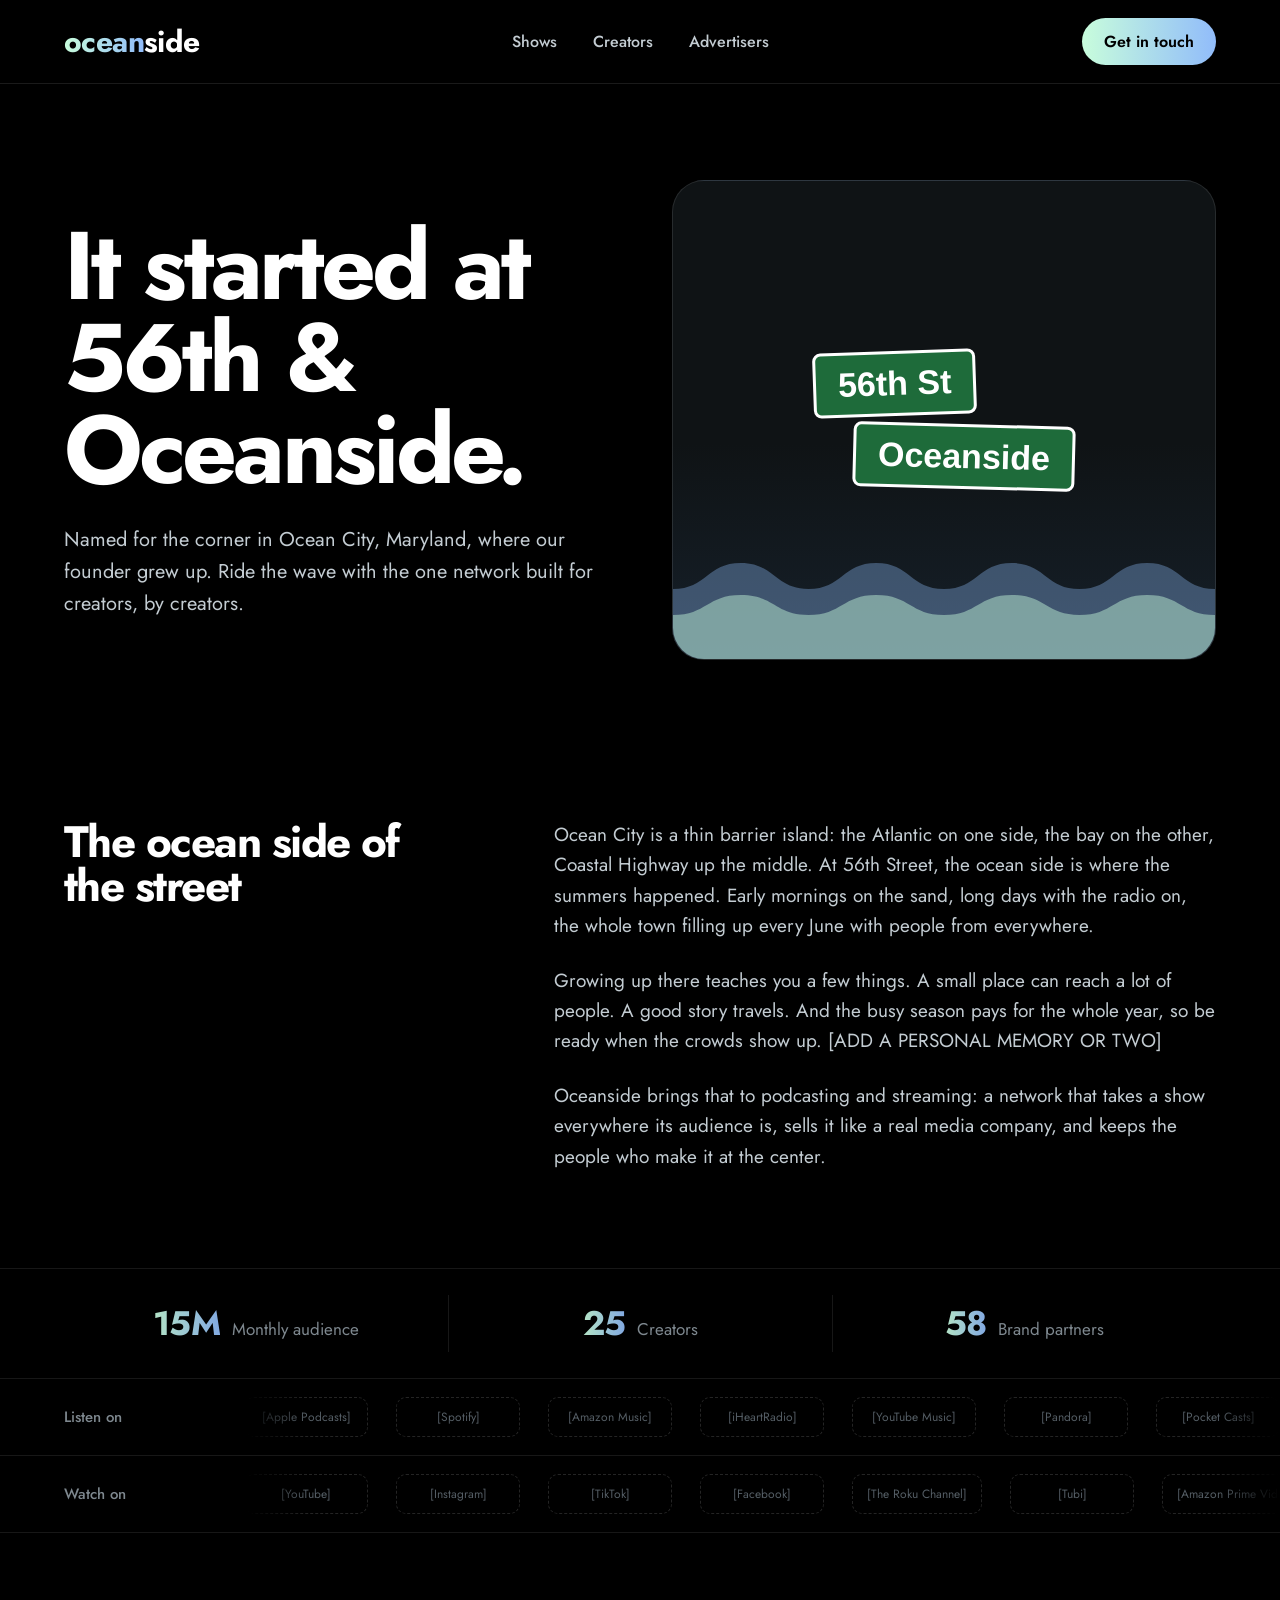
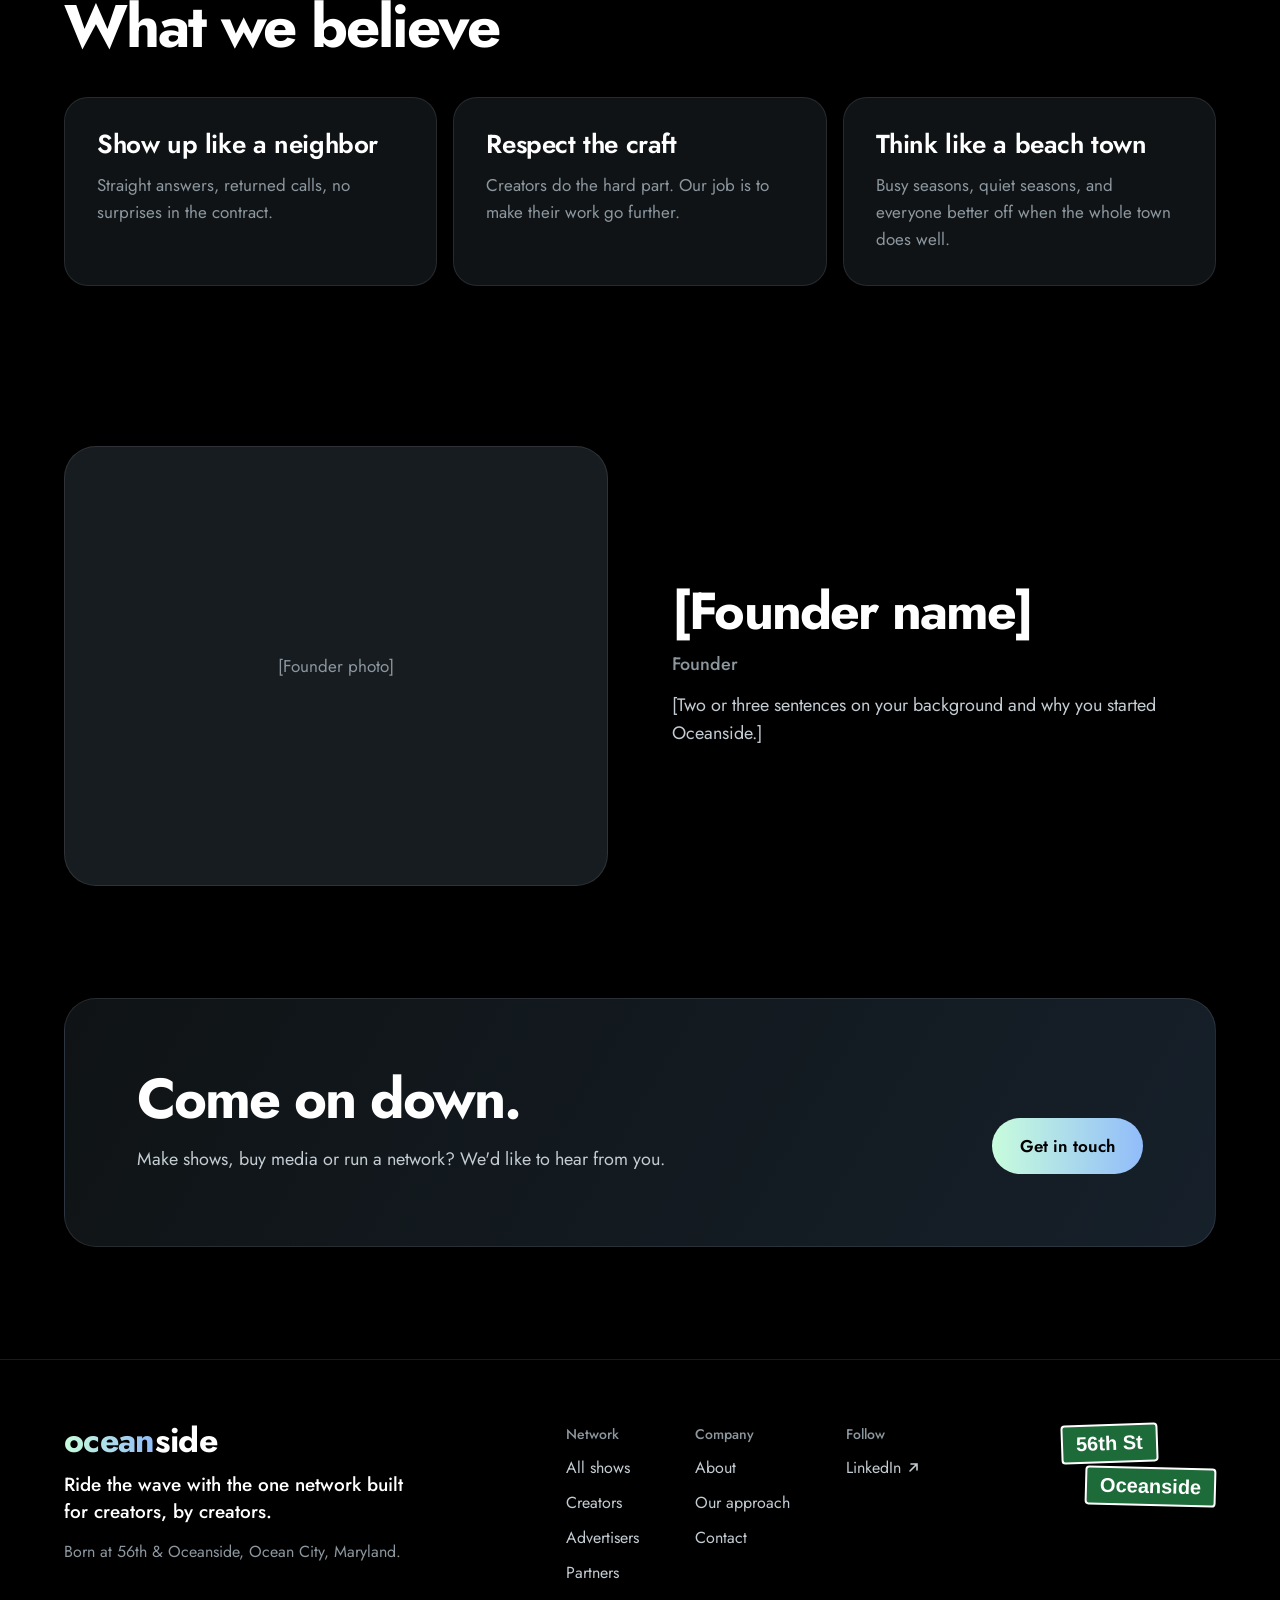
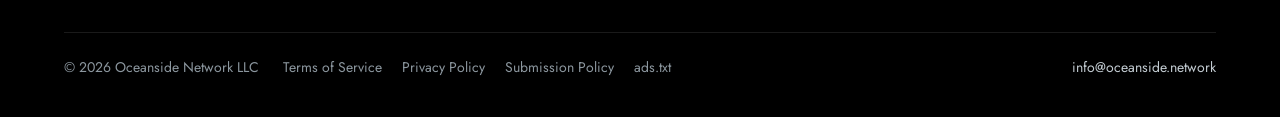
<file: about.html>
<!doctype html>
<html lang="en">
<head>
<meta charset="utf-8">
<meta name="viewport" content="width=device-width, initial-scale=1, viewport-fit=cover">
<title>About | Oceanside</title>
<meta name="description" content="Oceanside started at 56th &amp; Oceanside in Ocean City, Maryland.">
<meta property="og:title" content="About | Oceanside">
<meta property="og:description" content="Oceanside started at 56th &amp; Oceanside in Ocean City, Maryland.">
<meta property="og:type" content="website">
<meta name="theme-color" content="#000000">
<link rel="icon" href="favicon.ico" sizes="any">
<link rel="icon" href="favicon.svg" type="image/svg+xml">
<link rel="apple-touch-icon" href="apple-touch-icon.png">
<link rel="preconnect" href="https://fonts.googleapis.com">
<link rel="preconnect" href="https://fonts.gstatic.com" crossorigin>
<link rel="stylesheet" href="https://fonts.googleapis.com/css2?family=Jost:wght@400;500;600;700;800&amp;display=swap">
<link rel="stylesheet" href="styles.css?v=8">
</head>
<body>
<div class="page">
<header class="navbar" style="height: 84px; flex-shrink: 0; box-sizing: border-box; padding: 0 64px; display: flex; align-items: center; justify-content: space-between; border-bottom: 1px solid rgba(255,255,255,0.10); background: #000000;">
<a href="./" class="om-logo" aria-label="Oceanside home" style="text-decoration: none; display: inline-flex; align-items: baseline; font-family: 'Jost', 'Futura', 'Century Gothic', 'Avenir Next', sans-serif; font-weight: 700; font-size: 30px; letter-spacing: -0.02em; line-height: 1;"><span style="background: linear-gradient(90deg, #C8FDDC, #91BCFA); -webkit-background-clip: text; background-clip: text; color: transparent;">ocean</span><span style="color: #FFFFFF;">side</span></a>
<nav aria-label="Main" class="navlinks" style="display: flex; align-items: center; gap: 4px;">
<a href="shows" style="color: #C3CCD2; background: transparent; text-decoration: none; font-size: 16px; font-weight: 500; padding: 10px 16px; border-radius: 999px;">Shows</a>
<a href="creators" style="color: #C3CCD2; background: transparent; text-decoration: none; font-size: 16px; font-weight: 500; padding: 10px 16px; border-radius: 999px;">Creators</a>
<a href="advertisers" style="color: #C3CCD2; background: transparent; text-decoration: none; font-size: 16px; font-weight: 500; padding: 10px 16px; border-radius: 999px;">Advertisers</a>
</nav>
<a href="contact" style="background: linear-gradient(90deg, #C8FDDC, #91BCFA); color: #000000; text-decoration: none; font-weight: 600; font-size: 16px; padding: 12px 22px; border-radius: 999px;">Get in touch</a>
</header>
<section class="g s" style="padding: 96px 64px 96px; display: grid; grid-template-columns: repeat(2, minmax(0, 1fr)); gap: 64px; align-items: center; flex-shrink: 0;">
<div style="display: flex; flex-direction: column; gap: 28px;"><h1 class="h1c" style="margin: 0; font-family: 'Jost', 'Futura', 'Century Gothic', 'Avenir Next', sans-serif; font-weight: 700; font-size: 96px; line-height: 0.96; letter-spacing: -0.04em; color: #FFFFFF; max-width: 700px;">It started at<br>56th &amp; Oceanside.</h1><p style="margin: 0; font-size: 20px; line-height: 1.6; color: #C3CCD2; max-width: 560px;">Named for the corner in Ocean City, Maryland, where our founder grew up. Ride the wave with the one network built for creators, by creators.</p></div>
<div style="height: 480px; border-radius: 32px; background: linear-gradient(180deg, #0F1315 0%, #0F1315 55%, #16202A 100%); border: 1px solid rgba(255,255,255,0.10); display: flex; align-items: center; justify-content: center; position: relative; overflow: hidden;">
<div aria-label="Street sign: 56th Street and Oceanside" style="display: flex; flex-direction: column; gap: 8px; align-items: flex-start;"><div style="background: #1E6B3A; color: #FFFFFF; border: 3px solid #FFFFFF; border-radius: 8px; padding: 10px 22px; font-family: Helvetica, Arial, sans-serif; font-weight: 700; font-size: 34px; margin-left: 0px; transform: rotate(-2deg);">56th St</div><div style="background: #1E6B3A; color: #FFFFFF; border: 3px solid #FFFFFF; border-radius: 8px; padding: 10px 22px; font-family: Helvetica, Arial, sans-serif; font-weight: 700; font-size: 34px; margin-left: 40px; transform: rotate(1.5deg);">Oceanside</div></div>
<svg aria-hidden="true" width="640" height="140" viewBox="0 0 640 140" fill="none" style="position: absolute; left: 0; bottom: 0; width: 100%;" preserveAspectRatio="none"><path d="M0 70c40 0 40-26 80-26s40 26 80 26 40-26 80-26 40 26 80 26 40-26 80-26 40 26 80 26 40-26 80-26 40 26 80 26v70H0z" fill="#91BCFA" opacity="0.35"></path><path d="M0 96c40 0 40-20 80-20s40 20 80 20 40-20 80-20 40 20 80 20 40-20 80-20 40 20 80 20 40-20 80-20 40 20 80 20v44H0z" fill="#C8FDDC" opacity="0.45"></path></svg>
</div></section>
<section class="g g12 s" style="padding: 64px 64px 96px; display: grid; grid-template-columns: repeat(12, minmax(0, 1fr)); column-gap: 24px; flex-shrink: 0;">
<div style="grid-column: 1 / span 4;"><h2 class="h2c" style="margin: 0; font-family: 'Jost', 'Futura', 'Century Gothic', 'Avenir Next', sans-serif; font-weight: 700; font-size: 44px; line-height: 1; letter-spacing: -0.035em; color: #FFFFFF; max-width: 900px;">The ocean side of the street</h2></div>
<div style="grid-column: 6 / span 7; display: flex; flex-direction: column; gap: 24px;">
<p style="margin: 0; font-size: 19px; line-height: 1.6; color: #C3CCD2; max-width: 680px;">Ocean City is a thin barrier island: the Atlantic on one side, the bay on the other, Coastal Highway up the middle. At 56th Street, the ocean side is where the summers happened. Early mornings on the sand, long days with the radio on, the whole town filling up every June with people from everywhere.</p>
<p style="margin: 0; font-size: 19px; line-height: 1.6; color: #C3CCD2; max-width: 680px;">Growing up there teaches you a few things. A small place can reach a lot of people. A good story travels. And the busy season pays for the whole year, so be ready when the crowds show up. [ADD A PERSONAL MEMORY OR TWO]</p>
<p style="margin: 0; font-size: 19px; line-height: 1.6; color: #C3CCD2; max-width: 680px;">Oceanside brings that to podcasting and streaming: a network that takes a show everywhere its audience is, sells it like a real media company, and keeps the people who make it at the center.</p>
</div></section>
<section class="s" aria-label="Network reach and where we distribute" style="flex-shrink: 0; border-bottom: 1px solid rgba(255,255,255,0.10); opacity: 0.9;">
<div class="g" aria-label="Network metrics" style="display: grid; grid-template-columns: repeat(3, minmax(0, 1fr)); padding: 26px 64px; border-top: 1px solid rgba(255,255,255,0.10);"><div style="display: flex; align-items: baseline; justify-content: center; gap: 12px; padding: 4px 24px; "><span style="font-size: 34px; font-weight: 700; letter-spacing: -0.02em; background: linear-gradient(90deg, #C8FDDC, #91BCFA); -webkit-background-clip: text; background-clip: text; color: transparent;">15M</span><span style="font-size: 17px; color: #8C979F;">Monthly audience</span></div><div style="display: flex; align-items: baseline; justify-content: center; gap: 12px; padding: 4px 24px; border-left: 1px solid rgba(255,255,255,0.10);"><span style="font-size: 34px; font-weight: 700; letter-spacing: -0.02em; background: linear-gradient(90deg, #C8FDDC, #91BCFA); -webkit-background-clip: text; background-clip: text; color: transparent;">25</span><span style="font-size: 17px; color: #8C979F;">Creators</span></div><div style="display: flex; align-items: baseline; justify-content: center; gap: 12px; padding: 4px 24px; border-left: 1px solid rgba(255,255,255,0.10);"><span style="font-size: 34px; font-weight: 700; letter-spacing: -0.02em; background: linear-gradient(90deg, #C8FDDC, #91BCFA); -webkit-background-clip: text; background-clip: text; color: transparent;">58</span><span style="font-size: 17px; color: #8C979F;">Brand partners</span></div></div>
<div style="display: flex; align-items: center; border-top: 1px solid rgba(255,255,255,0.10); padding: 18px 0;">
<span style="flex-shrink: 0; width: 180px; padding-left: 64px; box-sizing: content-box; font-size: 15px; color: #8C979F; font-weight: 500;">Listen on</span>
<div class="om-marquee" style="overflow: hidden; flex: 1; min-width: 0; -webkit-mask-image: linear-gradient(90deg, transparent, #000 6%, #000 94%, transparent); mask-image: linear-gradient(90deg, transparent, #000 6%, #000 94%, transparent);"><div class="om-track om-slow" style="display: flex; align-items: center; width: max-content;"><div style="display: flex; align-items: center;"><div role="img" aria-label="Apple Podcasts logo" data-logo="Apple Podcasts" style="height: 40px; min-width: 124px; margin-right: 28px; padding: 0 14px; box-sizing: border-box; border: 1px dashed rgba(255,255,255,0.16); border-radius: 10px; display: flex; align-items: center; justify-content: center; color: #5E6870; font-size: 12px; white-space: nowrap; flex-shrink: 0;">[Apple Podcasts]</div><div role="img" aria-label="Spotify logo" data-logo="Spotify" style="height: 40px; min-width: 124px; margin-right: 28px; padding: 0 14px; box-sizing: border-box; border: 1px dashed rgba(255,255,255,0.16); border-radius: 10px; display: flex; align-items: center; justify-content: center; color: #5E6870; font-size: 12px; white-space: nowrap; flex-shrink: 0;">[Spotify]</div><div role="img" aria-label="Amazon Music logo" data-logo="Amazon Music" style="height: 40px; min-width: 124px; margin-right: 28px; padding: 0 14px; box-sizing: border-box; border: 1px dashed rgba(255,255,255,0.16); border-radius: 10px; display: flex; align-items: center; justify-content: center; color: #5E6870; font-size: 12px; white-space: nowrap; flex-shrink: 0;">[Amazon Music]</div><div role="img" aria-label="iHeartRadio logo" data-logo="iHeartRadio" style="height: 40px; min-width: 124px; margin-right: 28px; padding: 0 14px; box-sizing: border-box; border: 1px dashed rgba(255,255,255,0.16); border-radius: 10px; display: flex; align-items: center; justify-content: center; color: #5E6870; font-size: 12px; white-space: nowrap; flex-shrink: 0;">[iHeartRadio]</div><div role="img" aria-label="YouTube Music logo" data-logo="YouTube Music" style="height: 40px; min-width: 124px; margin-right: 28px; padding: 0 14px; box-sizing: border-box; border: 1px dashed rgba(255,255,255,0.16); border-radius: 10px; display: flex; align-items: center; justify-content: center; color: #5E6870; font-size: 12px; white-space: nowrap; flex-shrink: 0;">[YouTube Music]</div><div role="img" aria-label="Pandora logo" data-logo="Pandora" style="height: 40px; min-width: 124px; margin-right: 28px; padding: 0 14px; box-sizing: border-box; border: 1px dashed rgba(255,255,255,0.16); border-radius: 10px; display: flex; align-items: center; justify-content: center; color: #5E6870; font-size: 12px; white-space: nowrap; flex-shrink: 0;">[Pandora]</div><div role="img" aria-label="Pocket Casts logo" data-logo="Pocket Casts" style="height: 40px; min-width: 124px; margin-right: 28px; padding: 0 14px; box-sizing: border-box; border: 1px dashed rgba(255,255,255,0.16); border-radius: 10px; display: flex; align-items: center; justify-content: center; color: #5E6870; font-size: 12px; white-space: nowrap; flex-shrink: 0;">[Pocket Casts]</div><div role="img" aria-label="Overcast logo" data-logo="Overcast" style="height: 40px; min-width: 124px; margin-right: 28px; padding: 0 14px; box-sizing: border-box; border: 1px dashed rgba(255,255,255,0.16); border-radius: 10px; display: flex; align-items: center; justify-content: center; color: #5E6870; font-size: 12px; white-space: nowrap; flex-shrink: 0;">[Overcast]</div><div role="img" aria-label="Apple Podcasts logo" data-logo="Apple Podcasts" style="height: 40px; min-width: 124px; margin-right: 28px; padding: 0 14px; box-sizing: border-box; border: 1px dashed rgba(255,255,255,0.16); border-radius: 10px; display: flex; align-items: center; justify-content: center; color: #5E6870; font-size: 12px; white-space: nowrap; flex-shrink: 0;">[Apple Podcasts]</div><div role="img" aria-label="Spotify logo" data-logo="Spotify" style="height: 40px; min-width: 124px; margin-right: 28px; padding: 0 14px; box-sizing: border-box; border: 1px dashed rgba(255,255,255,0.16); border-radius: 10px; display: flex; align-items: center; justify-content: center; color: #5E6870; font-size: 12px; white-space: nowrap; flex-shrink: 0;">[Spotify]</div><div role="img" aria-label="Amazon Music logo" data-logo="Amazon Music" style="height: 40px; min-width: 124px; margin-right: 28px; padding: 0 14px; box-sizing: border-box; border: 1px dashed rgba(255,255,255,0.16); border-radius: 10px; display: flex; align-items: center; justify-content: center; color: #5E6870; font-size: 12px; white-space: nowrap; flex-shrink: 0;">[Amazon Music]</div><div role="img" aria-label="iHeartRadio logo" data-logo="iHeartRadio" style="height: 40px; min-width: 124px; margin-right: 28px; padding: 0 14px; box-sizing: border-box; border: 1px dashed rgba(255,255,255,0.16); border-radius: 10px; display: flex; align-items: center; justify-content: center; color: #5E6870; font-size: 12px; white-space: nowrap; flex-shrink: 0;">[iHeartRadio]</div><div role="img" aria-label="YouTube Music logo" data-logo="YouTube Music" style="height: 40px; min-width: 124px; margin-right: 28px; padding: 0 14px; box-sizing: border-box; border: 1px dashed rgba(255,255,255,0.16); border-radius: 10px; display: flex; align-items: center; justify-content: center; color: #5E6870; font-size: 12px; white-space: nowrap; flex-shrink: 0;">[YouTube Music]</div><div role="img" aria-label="Pandora logo" data-logo="Pandora" style="height: 40px; min-width: 124px; margin-right: 28px; padding: 0 14px; box-sizing: border-box; border: 1px dashed rgba(255,255,255,0.16); border-radius: 10px; display: flex; align-items: center; justify-content: center; color: #5E6870; font-size: 12px; white-space: nowrap; flex-shrink: 0;">[Pandora]</div><div role="img" aria-label="Pocket Casts logo" data-logo="Pocket Casts" style="height: 40px; min-width: 124px; margin-right: 28px; padding: 0 14px; box-sizing: border-box; border: 1px dashed rgba(255,255,255,0.16); border-radius: 10px; display: flex; align-items: center; justify-content: center; color: #5E6870; font-size: 12px; white-space: nowrap; flex-shrink: 0;">[Pocket Casts]</div><div role="img" aria-label="Overcast logo" data-logo="Overcast" style="height: 40px; min-width: 124px; margin-right: 28px; padding: 0 14px; box-sizing: border-box; border: 1px dashed rgba(255,255,255,0.16); border-radius: 10px; display: flex; align-items: center; justify-content: center; color: #5E6870; font-size: 12px; white-space: nowrap; flex-shrink: 0;">[Overcast]</div></div><div aria-hidden="true" style="display: flex; align-items: center;"><div role="img" aria-label="Apple Podcasts logo" data-logo="Apple Podcasts" style="height: 40px; min-width: 124px; margin-right: 28px; padding: 0 14px; box-sizing: border-box; border: 1px dashed rgba(255,255,255,0.16); border-radius: 10px; display: flex; align-items: center; justify-content: center; color: #5E6870; font-size: 12px; white-space: nowrap; flex-shrink: 0;">[Apple Podcasts]</div><div role="img" aria-label="Spotify logo" data-logo="Spotify" style="height: 40px; min-width: 124px; margin-right: 28px; padding: 0 14px; box-sizing: border-box; border: 1px dashed rgba(255,255,255,0.16); border-radius: 10px; display: flex; align-items: center; justify-content: center; color: #5E6870; font-size: 12px; white-space: nowrap; flex-shrink: 0;">[Spotify]</div><div role="img" aria-label="Amazon Music logo" data-logo="Amazon Music" style="height: 40px; min-width: 124px; margin-right: 28px; padding: 0 14px; box-sizing: border-box; border: 1px dashed rgba(255,255,255,0.16); border-radius: 10px; display: flex; align-items: center; justify-content: center; color: #5E6870; font-size: 12px; white-space: nowrap; flex-shrink: 0;">[Amazon Music]</div><div role="img" aria-label="iHeartRadio logo" data-logo="iHeartRadio" style="height: 40px; min-width: 124px; margin-right: 28px; padding: 0 14px; box-sizing: border-box; border: 1px dashed rgba(255,255,255,0.16); border-radius: 10px; display: flex; align-items: center; justify-content: center; color: #5E6870; font-size: 12px; white-space: nowrap; flex-shrink: 0;">[iHeartRadio]</div><div role="img" aria-label="YouTube Music logo" data-logo="YouTube Music" style="height: 40px; min-width: 124px; margin-right: 28px; padding: 0 14px; box-sizing: border-box; border: 1px dashed rgba(255,255,255,0.16); border-radius: 10px; display: flex; align-items: center; justify-content: center; color: #5E6870; font-size: 12px; white-space: nowrap; flex-shrink: 0;">[YouTube Music]</div><div role="img" aria-label="Pandora logo" data-logo="Pandora" style="height: 40px; min-width: 124px; margin-right: 28px; padding: 0 14px; box-sizing: border-box; border: 1px dashed rgba(255,255,255,0.16); border-radius: 10px; display: flex; align-items: center; justify-content: center; color: #5E6870; font-size: 12px; white-space: nowrap; flex-shrink: 0;">[Pandora]</div><div role="img" aria-label="Pocket Casts logo" data-logo="Pocket Casts" style="height: 40px; min-width: 124px; margin-right: 28px; padding: 0 14px; box-sizing: border-box; border: 1px dashed rgba(255,255,255,0.16); border-radius: 10px; display: flex; align-items: center; justify-content: center; color: #5E6870; font-size: 12px; white-space: nowrap; flex-shrink: 0;">[Pocket Casts]</div><div role="img" aria-label="Overcast logo" data-logo="Overcast" style="height: 40px; min-width: 124px; margin-right: 28px; padding: 0 14px; box-sizing: border-box; border: 1px dashed rgba(255,255,255,0.16); border-radius: 10px; display: flex; align-items: center; justify-content: center; color: #5E6870; font-size: 12px; white-space: nowrap; flex-shrink: 0;">[Overcast]</div><div role="img" aria-label="Apple Podcasts logo" data-logo="Apple Podcasts" style="height: 40px; min-width: 124px; margin-right: 28px; padding: 0 14px; box-sizing: border-box; border: 1px dashed rgba(255,255,255,0.16); border-radius: 10px; display: flex; align-items: center; justify-content: center; color: #5E6870; font-size: 12px; white-space: nowrap; flex-shrink: 0;">[Apple Podcasts]</div><div role="img" aria-label="Spotify logo" data-logo="Spotify" style="height: 40px; min-width: 124px; margin-right: 28px; padding: 0 14px; box-sizing: border-box; border: 1px dashed rgba(255,255,255,0.16); border-radius: 10px; display: flex; align-items: center; justify-content: center; color: #5E6870; font-size: 12px; white-space: nowrap; flex-shrink: 0;">[Spotify]</div><div role="img" aria-label="Amazon Music logo" data-logo="Amazon Music" style="height: 40px; min-width: 124px; margin-right: 28px; padding: 0 14px; box-sizing: border-box; border: 1px dashed rgba(255,255,255,0.16); border-radius: 10px; display: flex; align-items: center; justify-content: center; color: #5E6870; font-size: 12px; white-space: nowrap; flex-shrink: 0;">[Amazon Music]</div><div role="img" aria-label="iHeartRadio logo" data-logo="iHeartRadio" style="height: 40px; min-width: 124px; margin-right: 28px; padding: 0 14px; box-sizing: border-box; border: 1px dashed rgba(255,255,255,0.16); border-radius: 10px; display: flex; align-items: center; justify-content: center; color: #5E6870; font-size: 12px; white-space: nowrap; flex-shrink: 0;">[iHeartRadio]</div><div role="img" aria-label="YouTube Music logo" data-logo="YouTube Music" style="height: 40px; min-width: 124px; margin-right: 28px; padding: 0 14px; box-sizing: border-box; border: 1px dashed rgba(255,255,255,0.16); border-radius: 10px; display: flex; align-items: center; justify-content: center; color: #5E6870; font-size: 12px; white-space: nowrap; flex-shrink: 0;">[YouTube Music]</div><div role="img" aria-label="Pandora logo" data-logo="Pandora" style="height: 40px; min-width: 124px; margin-right: 28px; padding: 0 14px; box-sizing: border-box; border: 1px dashed rgba(255,255,255,0.16); border-radius: 10px; display: flex; align-items: center; justify-content: center; color: #5E6870; font-size: 12px; white-space: nowrap; flex-shrink: 0;">[Pandora]</div><div role="img" aria-label="Pocket Casts logo" data-logo="Pocket Casts" style="height: 40px; min-width: 124px; margin-right: 28px; padding: 0 14px; box-sizing: border-box; border: 1px dashed rgba(255,255,255,0.16); border-radius: 10px; display: flex; align-items: center; justify-content: center; color: #5E6870; font-size: 12px; white-space: nowrap; flex-shrink: 0;">[Pocket Casts]</div><div role="img" aria-label="Overcast logo" data-logo="Overcast" style="height: 40px; min-width: 124px; margin-right: 28px; padding: 0 14px; box-sizing: border-box; border: 1px dashed rgba(255,255,255,0.16); border-radius: 10px; display: flex; align-items: center; justify-content: center; color: #5E6870; font-size: 12px; white-space: nowrap; flex-shrink: 0;">[Overcast]</div></div></div></div></div>
<div style="display: flex; align-items: center; border-top: 1px solid rgba(255,255,255,0.10); padding: 18px 0;">
<span style="flex-shrink: 0; width: 180px; padding-left: 64px; box-sizing: content-box; font-size: 15px; color: #8C979F; font-weight: 500;">Watch on</span>
<div class="om-marquee" style="overflow: hidden; flex: 1; min-width: 0; -webkit-mask-image: linear-gradient(90deg, transparent, #000 6%, #000 94%, transparent); mask-image: linear-gradient(90deg, transparent, #000 6%, #000 94%, transparent);"><div class="om-track om-slow om-rev" style="display: flex; align-items: center; width: max-content;"><div style="display: flex; align-items: center;"><div role="img" aria-label="YouTube logo" data-logo="YouTube" style="height: 40px; min-width: 124px; margin-right: 28px; padding: 0 14px; box-sizing: border-box; border: 1px dashed rgba(255,255,255,0.16); border-radius: 10px; display: flex; align-items: center; justify-content: center; color: #5E6870; font-size: 12px; white-space: nowrap; flex-shrink: 0;">[YouTube]</div><div role="img" aria-label="Instagram logo" data-logo="Instagram" style="height: 40px; min-width: 124px; margin-right: 28px; padding: 0 14px; box-sizing: border-box; border: 1px dashed rgba(255,255,255,0.16); border-radius: 10px; display: flex; align-items: center; justify-content: center; color: #5E6870; font-size: 12px; white-space: nowrap; flex-shrink: 0;">[Instagram]</div><div role="img" aria-label="TikTok logo" data-logo="TikTok" style="height: 40px; min-width: 124px; margin-right: 28px; padding: 0 14px; box-sizing: border-box; border: 1px dashed rgba(255,255,255,0.16); border-radius: 10px; display: flex; align-items: center; justify-content: center; color: #5E6870; font-size: 12px; white-space: nowrap; flex-shrink: 0;">[TikTok]</div><div role="img" aria-label="Facebook logo" data-logo="Facebook" style="height: 40px; min-width: 124px; margin-right: 28px; padding: 0 14px; box-sizing: border-box; border: 1px dashed rgba(255,255,255,0.16); border-radius: 10px; display: flex; align-items: center; justify-content: center; color: #5E6870; font-size: 12px; white-space: nowrap; flex-shrink: 0;">[Facebook]</div><div role="img" aria-label="The Roku Channel logo" data-logo="The Roku Channel" style="height: 40px; min-width: 124px; margin-right: 28px; padding: 0 14px; box-sizing: border-box; border: 1px dashed rgba(255,255,255,0.16); border-radius: 10px; display: flex; align-items: center; justify-content: center; color: #5E6870; font-size: 12px; white-space: nowrap; flex-shrink: 0;">[The Roku Channel]</div><div role="img" aria-label="Tubi logo" data-logo="Tubi" style="height: 40px; min-width: 124px; margin-right: 28px; padding: 0 14px; box-sizing: border-box; border: 1px dashed rgba(255,255,255,0.16); border-radius: 10px; display: flex; align-items: center; justify-content: center; color: #5E6870; font-size: 12px; white-space: nowrap; flex-shrink: 0;">[Tubi]</div><div role="img" aria-label="Amazon Prime Video logo" data-logo="Amazon Prime Video" style="height: 40px; min-width: 124px; margin-right: 28px; padding: 0 14px; box-sizing: border-box; border: 1px dashed rgba(255,255,255,0.16); border-radius: 10px; display: flex; align-items: center; justify-content: center; color: #5E6870; font-size: 12px; white-space: nowrap; flex-shrink: 0;">[Amazon Prime Video]</div><div role="img" aria-label="Pluto TV logo" data-logo="Pluto TV" style="height: 40px; min-width: 124px; margin-right: 28px; padding: 0 14px; box-sizing: border-box; border: 1px dashed rgba(255,255,255,0.16); border-radius: 10px; display: flex; align-items: center; justify-content: center; color: #5E6870; font-size: 12px; white-space: nowrap; flex-shrink: 0;">[Pluto TV]</div><div role="img" aria-label="Samsung TV Plus logo" data-logo="Samsung TV Plus" style="height: 40px; min-width: 124px; margin-right: 28px; padding: 0 14px; box-sizing: border-box; border: 1px dashed rgba(255,255,255,0.16); border-radius: 10px; display: flex; align-items: center; justify-content: center; color: #5E6870; font-size: 12px; white-space: nowrap; flex-shrink: 0;">[Samsung TV Plus]</div><div role="img" aria-label="Xumo Play logo" data-logo="Xumo Play" style="height: 40px; min-width: 124px; margin-right: 28px; padding: 0 14px; box-sizing: border-box; border: 1px dashed rgba(255,255,255,0.16); border-radius: 10px; display: flex; align-items: center; justify-content: center; color: #5E6870; font-size: 12px; white-space: nowrap; flex-shrink: 0;">[Xumo Play]</div><div role="img" aria-label="YouTube logo" data-logo="YouTube" style="height: 40px; min-width: 124px; margin-right: 28px; padding: 0 14px; box-sizing: border-box; border: 1px dashed rgba(255,255,255,0.16); border-radius: 10px; display: flex; align-items: center; justify-content: center; color: #5E6870; font-size: 12px; white-space: nowrap; flex-shrink: 0;">[YouTube]</div><div role="img" aria-label="Instagram logo" data-logo="Instagram" style="height: 40px; min-width: 124px; margin-right: 28px; padding: 0 14px; box-sizing: border-box; border: 1px dashed rgba(255,255,255,0.16); border-radius: 10px; display: flex; align-items: center; justify-content: center; color: #5E6870; font-size: 12px; white-space: nowrap; flex-shrink: 0;">[Instagram]</div><div role="img" aria-label="TikTok logo" data-logo="TikTok" style="height: 40px; min-width: 124px; margin-right: 28px; padding: 0 14px; box-sizing: border-box; border: 1px dashed rgba(255,255,255,0.16); border-radius: 10px; display: flex; align-items: center; justify-content: center; color: #5E6870; font-size: 12px; white-space: nowrap; flex-shrink: 0;">[TikTok]</div><div role="img" aria-label="Facebook logo" data-logo="Facebook" style="height: 40px; min-width: 124px; margin-right: 28px; padding: 0 14px; box-sizing: border-box; border: 1px dashed rgba(255,255,255,0.16); border-radius: 10px; display: flex; align-items: center; justify-content: center; color: #5E6870; font-size: 12px; white-space: nowrap; flex-shrink: 0;">[Facebook]</div><div role="img" aria-label="The Roku Channel logo" data-logo="The Roku Channel" style="height: 40px; min-width: 124px; margin-right: 28px; padding: 0 14px; box-sizing: border-box; border: 1px dashed rgba(255,255,255,0.16); border-radius: 10px; display: flex; align-items: center; justify-content: center; color: #5E6870; font-size: 12px; white-space: nowrap; flex-shrink: 0;">[The Roku Channel]</div><div role="img" aria-label="Tubi logo" data-logo="Tubi" style="height: 40px; min-width: 124px; margin-right: 28px; padding: 0 14px; box-sizing: border-box; border: 1px dashed rgba(255,255,255,0.16); border-radius: 10px; display: flex; align-items: center; justify-content: center; color: #5E6870; font-size: 12px; white-space: nowrap; flex-shrink: 0;">[Tubi]</div><div role="img" aria-label="Amazon Prime Video logo" data-logo="Amazon Prime Video" style="height: 40px; min-width: 124px; margin-right: 28px; padding: 0 14px; box-sizing: border-box; border: 1px dashed rgba(255,255,255,0.16); border-radius: 10px; display: flex; align-items: center; justify-content: center; color: #5E6870; font-size: 12px; white-space: nowrap; flex-shrink: 0;">[Amazon Prime Video]</div><div role="img" aria-label="Pluto TV logo" data-logo="Pluto TV" style="height: 40px; min-width: 124px; margin-right: 28px; padding: 0 14px; box-sizing: border-box; border: 1px dashed rgba(255,255,255,0.16); border-radius: 10px; display: flex; align-items: center; justify-content: center; color: #5E6870; font-size: 12px; white-space: nowrap; flex-shrink: 0;">[Pluto TV]</div><div role="img" aria-label="Samsung TV Plus logo" data-logo="Samsung TV Plus" style="height: 40px; min-width: 124px; margin-right: 28px; padding: 0 14px; box-sizing: border-box; border: 1px dashed rgba(255,255,255,0.16); border-radius: 10px; display: flex; align-items: center; justify-content: center; color: #5E6870; font-size: 12px; white-space: nowrap; flex-shrink: 0;">[Samsung TV Plus]</div><div role="img" aria-label="Xumo Play logo" data-logo="Xumo Play" style="height: 40px; min-width: 124px; margin-right: 28px; padding: 0 14px; box-sizing: border-box; border: 1px dashed rgba(255,255,255,0.16); border-radius: 10px; display: flex; align-items: center; justify-content: center; color: #5E6870; font-size: 12px; white-space: nowrap; flex-shrink: 0;">[Xumo Play]</div></div><div aria-hidden="true" style="display: flex; align-items: center;"><div role="img" aria-label="YouTube logo" data-logo="YouTube" style="height: 40px; min-width: 124px; margin-right: 28px; padding: 0 14px; box-sizing: border-box; border: 1px dashed rgba(255,255,255,0.16); border-radius: 10px; display: flex; align-items: center; justify-content: center; color: #5E6870; font-size: 12px; white-space: nowrap; flex-shrink: 0;">[YouTube]</div><div role="img" aria-label="Instagram logo" data-logo="Instagram" style="height: 40px; min-width: 124px; margin-right: 28px; padding: 0 14px; box-sizing: border-box; border: 1px dashed rgba(255,255,255,0.16); border-radius: 10px; display: flex; align-items: center; justify-content: center; color: #5E6870; font-size: 12px; white-space: nowrap; flex-shrink: 0;">[Instagram]</div><div role="img" aria-label="TikTok logo" data-logo="TikTok" style="height: 40px; min-width: 124px; margin-right: 28px; padding: 0 14px; box-sizing: border-box; border: 1px dashed rgba(255,255,255,0.16); border-radius: 10px; display: flex; align-items: center; justify-content: center; color: #5E6870; font-size: 12px; white-space: nowrap; flex-shrink: 0;">[TikTok]</div><div role="img" aria-label="Facebook logo" data-logo="Facebook" style="height: 40px; min-width: 124px; margin-right: 28px; padding: 0 14px; box-sizing: border-box; border: 1px dashed rgba(255,255,255,0.16); border-radius: 10px; display: flex; align-items: center; justify-content: center; color: #5E6870; font-size: 12px; white-space: nowrap; flex-shrink: 0;">[Facebook]</div><div role="img" aria-label="The Roku Channel logo" data-logo="The Roku Channel" style="height: 40px; min-width: 124px; margin-right: 28px; padding: 0 14px; box-sizing: border-box; border: 1px dashed rgba(255,255,255,0.16); border-radius: 10px; display: flex; align-items: center; justify-content: center; color: #5E6870; font-size: 12px; white-space: nowrap; flex-shrink: 0;">[The Roku Channel]</div><div role="img" aria-label="Tubi logo" data-logo="Tubi" style="height: 40px; min-width: 124px; margin-right: 28px; padding: 0 14px; box-sizing: border-box; border: 1px dashed rgba(255,255,255,0.16); border-radius: 10px; display: flex; align-items: center; justify-content: center; color: #5E6870; font-size: 12px; white-space: nowrap; flex-shrink: 0;">[Tubi]</div><div role="img" aria-label="Amazon Prime Video logo" data-logo="Amazon Prime Video" style="height: 40px; min-width: 124px; margin-right: 28px; padding: 0 14px; box-sizing: border-box; border: 1px dashed rgba(255,255,255,0.16); border-radius: 10px; display: flex; align-items: center; justify-content: center; color: #5E6870; font-size: 12px; white-space: nowrap; flex-shrink: 0;">[Amazon Prime Video]</div><div role="img" aria-label="Pluto TV logo" data-logo="Pluto TV" style="height: 40px; min-width: 124px; margin-right: 28px; padding: 0 14px; box-sizing: border-box; border: 1px dashed rgba(255,255,255,0.16); border-radius: 10px; display: flex; align-items: center; justify-content: center; color: #5E6870; font-size: 12px; white-space: nowrap; flex-shrink: 0;">[Pluto TV]</div><div role="img" aria-label="Samsung TV Plus logo" data-logo="Samsung TV Plus" style="height: 40px; min-width: 124px; margin-right: 28px; padding: 0 14px; box-sizing: border-box; border: 1px dashed rgba(255,255,255,0.16); border-radius: 10px; display: flex; align-items: center; justify-content: center; color: #5E6870; font-size: 12px; white-space: nowrap; flex-shrink: 0;">[Samsung TV Plus]</div><div role="img" aria-label="Xumo Play logo" data-logo="Xumo Play" style="height: 40px; min-width: 124px; margin-right: 28px; padding: 0 14px; box-sizing: border-box; border: 1px dashed rgba(255,255,255,0.16); border-radius: 10px; display: flex; align-items: center; justify-content: center; color: #5E6870; font-size: 12px; white-space: nowrap; flex-shrink: 0;">[Xumo Play]</div><div role="img" aria-label="YouTube logo" data-logo="YouTube" style="height: 40px; min-width: 124px; margin-right: 28px; padding: 0 14px; box-sizing: border-box; border: 1px dashed rgba(255,255,255,0.16); border-radius: 10px; display: flex; align-items: center; justify-content: center; color: #5E6870; font-size: 12px; white-space: nowrap; flex-shrink: 0;">[YouTube]</div><div role="img" aria-label="Instagram logo" data-logo="Instagram" style="height: 40px; min-width: 124px; margin-right: 28px; padding: 0 14px; box-sizing: border-box; border: 1px dashed rgba(255,255,255,0.16); border-radius: 10px; display: flex; align-items: center; justify-content: center; color: #5E6870; font-size: 12px; white-space: nowrap; flex-shrink: 0;">[Instagram]</div><div role="img" aria-label="TikTok logo" data-logo="TikTok" style="height: 40px; min-width: 124px; margin-right: 28px; padding: 0 14px; box-sizing: border-box; border: 1px dashed rgba(255,255,255,0.16); border-radius: 10px; display: flex; align-items: center; justify-content: center; color: #5E6870; font-size: 12px; white-space: nowrap; flex-shrink: 0;">[TikTok]</div><div role="img" aria-label="Facebook logo" data-logo="Facebook" style="height: 40px; min-width: 124px; margin-right: 28px; padding: 0 14px; box-sizing: border-box; border: 1px dashed rgba(255,255,255,0.16); border-radius: 10px; display: flex; align-items: center; justify-content: center; color: #5E6870; font-size: 12px; white-space: nowrap; flex-shrink: 0;">[Facebook]</div><div role="img" aria-label="The Roku Channel logo" data-logo="The Roku Channel" style="height: 40px; min-width: 124px; margin-right: 28px; padding: 0 14px; box-sizing: border-box; border: 1px dashed rgba(255,255,255,0.16); border-radius: 10px; display: flex; align-items: center; justify-content: center; color: #5E6870; font-size: 12px; white-space: nowrap; flex-shrink: 0;">[The Roku Channel]</div><div role="img" aria-label="Tubi logo" data-logo="Tubi" style="height: 40px; min-width: 124px; margin-right: 28px; padding: 0 14px; box-sizing: border-box; border: 1px dashed rgba(255,255,255,0.16); border-radius: 10px; display: flex; align-items: center; justify-content: center; color: #5E6870; font-size: 12px; white-space: nowrap; flex-shrink: 0;">[Tubi]</div><div role="img" aria-label="Amazon Prime Video logo" data-logo="Amazon Prime Video" style="height: 40px; min-width: 124px; margin-right: 28px; padding: 0 14px; box-sizing: border-box; border: 1px dashed rgba(255,255,255,0.16); border-radius: 10px; display: flex; align-items: center; justify-content: center; color: #5E6870; font-size: 12px; white-space: nowrap; flex-shrink: 0;">[Amazon Prime Video]</div><div role="img" aria-label="Pluto TV logo" data-logo="Pluto TV" style="height: 40px; min-width: 124px; margin-right: 28px; padding: 0 14px; box-sizing: border-box; border: 1px dashed rgba(255,255,255,0.16); border-radius: 10px; display: flex; align-items: center; justify-content: center; color: #5E6870; font-size: 12px; white-space: nowrap; flex-shrink: 0;">[Pluto TV]</div><div role="img" aria-label="Samsung TV Plus logo" data-logo="Samsung TV Plus" style="height: 40px; min-width: 124px; margin-right: 28px; padding: 0 14px; box-sizing: border-box; border: 1px dashed rgba(255,255,255,0.16); border-radius: 10px; display: flex; align-items: center; justify-content: center; color: #5E6870; font-size: 12px; white-space: nowrap; flex-shrink: 0;">[Samsung TV Plus]</div><div role="img" aria-label="Xumo Play logo" data-logo="Xumo Play" style="height: 40px; min-width: 124px; margin-right: 28px; padding: 0 14px; box-sizing: border-box; border: 1px dashed rgba(255,255,255,0.16); border-radius: 10px; display: flex; align-items: center; justify-content: center; color: #5E6870; font-size: 12px; white-space: nowrap; flex-shrink: 0;">[Xumo Play]</div></div></div></div></div>
</section>
<section class="s" style="padding: 64px 64px 96px; display: flex; flex-direction: column; gap: 40px; flex-shrink: 0;">
<h2 class="h2c" style="margin: 0; font-family: 'Jost', 'Futura', 'Century Gothic', 'Avenir Next', sans-serif; font-weight: 700; font-size: 60px; line-height: 1; letter-spacing: -0.035em; color: #FFFFFF; max-width: 900px;">What we believe</h2><div class="g" style="display: grid; grid-template-columns: repeat(3, minmax(0, 1fr)); gap: 16px;"><div style="background: #0F1315; border: 1px solid rgba(255,255,255,0.10); border-radius: 24px; padding: 32px; display: flex; flex-direction: column; gap: 12px;"><h3 style="margin: 0; font-family: 'Jost', 'Futura', 'Century Gothic', 'Avenir Next', sans-serif; font-weight: 600; font-size: 26px; line-height: 1.15; letter-spacing: -0.015em; color: #FFFFFF;">Show up like a neighbor</h3><p style="margin: 0; font-size: 17px; line-height: 1.6; color: #8C979F; max-width: 620px;">Straight answers, returned calls, no surprises in the contract.</p></div><div style="background: #0F1315; border: 1px solid rgba(255,255,255,0.10); border-radius: 24px; padding: 32px; display: flex; flex-direction: column; gap: 12px;"><h3 style="margin: 0; font-family: 'Jost', 'Futura', 'Century Gothic', 'Avenir Next', sans-serif; font-weight: 600; font-size: 26px; line-height: 1.15; letter-spacing: -0.015em; color: #FFFFFF;">Respect the craft</h3><p style="margin: 0; font-size: 17px; line-height: 1.6; color: #8C979F; max-width: 620px;">Creators do the hard part. Our job is to make their work go further.</p></div><div style="background: #0F1315; border: 1px solid rgba(255,255,255,0.10); border-radius: 24px; padding: 32px; display: flex; flex-direction: column; gap: 12px;"><h3 style="margin: 0; font-family: 'Jost', 'Futura', 'Century Gothic', 'Avenir Next', sans-serif; font-weight: 600; font-size: 26px; line-height: 1.15; letter-spacing: -0.015em; color: #FFFFFF;">Think like a beach town</h3><p style="margin: 0; font-size: 17px; line-height: 1.6; color: #8C979F; max-width: 620px;">Busy seasons, quiet seasons, and everyone better off when the whole town does well.</p></div></div>
</section>
<section class="g s" style="padding: 64px 64px 64px; display: grid; grid-template-columns: repeat(2, minmax(0, 1fr)); gap: 64px; align-items: center; flex-shrink: 0;">
<div aria-label="Founder photo placeholder" style="height: 440px; border-radius: 32px; background: #171C20; border: 1px solid rgba(255,255,255,0.10); display: flex; align-items: center; justify-content: center; color: #8C979F; font-size: 17px;">[Founder photo]</div>
<div style="display: flex; flex-direction: column; gap: 14px;"><h2 class="h2c" style="margin: 0; font-family: 'Jost', 'Futura', 'Century Gothic', 'Avenir Next', sans-serif; font-weight: 700; font-size: 52px; line-height: 1; letter-spacing: -0.035em; color: #FFFFFF; max-width: 900px;">[Founder name]</h2><span style="font-size: 18px; font-weight: 500; color: #8C979F;">Founder</span><p style="margin: 0; font-size: 18px; line-height: 1.6; color: #C3CCD2; max-width: 520px;">[Two or three sentences on your background and why you started Oceanside.]</p></div>
</section>
<section class="s" style="padding: 48px 64px 112px; display: flex; flex-direction: column; gap: 48px; flex-shrink: 0;">
<div class="row ctab" style="border-radius: 32px; padding: 72px; background: linear-gradient(120deg, #0F1315, #16202A); border: 1px solid rgba(255,255,255,0.10); display: flex; justify-content: space-between; align-items: flex-end; gap: 64px;">
<div style="display: flex; flex-direction: column; gap: 18px;"><h2 class="h2c" style="margin: 0; font-family: 'Jost', 'Futura', 'Century Gothic', 'Avenir Next', sans-serif; font-weight: 700; font-size: 56px; line-height: 1; letter-spacing: -0.035em; color: #FFFFFF; max-width: 900px;">Come on down.</h2><p style="margin: 0; font-size: 18px; line-height: 1.6; color: #C3CCD2; max-width: 620px;">Make shows, buy media or run a network? We'd like to hear from you.</p></div><div style="display: flex; gap: 12px; flex-shrink: 0;"><a href="contact" style="background: linear-gradient(90deg, #C8FDDC, #91BCFA); color: #000000; text-decoration: none; font-weight: 600; font-size: 17px; padding: 16px 28px; border-radius: 999px; display: inline-block;">Get in touch</a></div></div>
</section>
<footer style="margin-top: auto; flex-shrink: 0; border-top: 1px solid rgba(255,255,255,0.10); padding: 64px 64px 40px; display: flex; flex-direction: column; gap: 48px; background: #000000;">
<div class="row" style="display: flex; justify-content: space-between; align-items: flex-start; gap: 64px;">
<div style="display: flex; flex-direction: column; gap: 14px; max-width: 360px;"><a href="./" class="om-logo" aria-label="Oceanside home" style="text-decoration: none; display: inline-flex; align-items: baseline; font-family: 'Jost', 'Futura', 'Century Gothic', 'Avenir Next', sans-serif; font-weight: 700; font-size: 34px; letter-spacing: -0.02em; line-height: 1;"><span style="background: linear-gradient(90deg, #C8FDDC, #91BCFA); -webkit-background-clip: text; background-clip: text; color: transparent;">ocean</span><span style="color: #FFFFFF;">side</span></a><p style="margin: 0; font-size: 19px; font-weight: 500; line-height: 1.4; color: #FFFFFF;">Ride the wave with the one network built for creators, by creators.</p><p style="margin: 0; font-size: 16px; line-height: 1.6; color: #8C979F;">Born at 56th &amp; Oceanside, Ocean City, Maryland.</p></div>
<div style="display: flex; gap: 56px;">
<div style="display: flex; flex-direction: column; gap: 12px;"><div style="font-size: 14px; color: #8C979F; font-weight: 500;">Network</div><a href="shows" style="color: #C3CCD2; text-decoration: none; font-size: 16px;">All shows</a><a href="creators" style="color: #C3CCD2; text-decoration: none; font-size: 16px;">Creators</a><a href="advertisers" style="color: #C3CCD2; text-decoration: none; font-size: 16px;">Advertisers</a><a href="partners" style="color: #C3CCD2; text-decoration: none; font-size: 16px;">Partners</a></div>
<div style="display: flex; flex-direction: column; gap: 12px;"><div style="font-size: 14px; color: #8C979F; font-weight: 500;">Company</div><a href="about" style="color: #C3CCD2; text-decoration: none; font-size: 16px;">About</a><a href="approach" style="color: #C3CCD2; text-decoration: none; font-size: 16px;">Our approach</a><a href="contact" style="color: #C3CCD2; text-decoration: none; font-size: 16px;">Contact</a></div>
<div style="display: flex; flex-direction: column; gap: 12px;"><div style="font-size: 14px; color: #8C979F; font-weight: 500;">Follow</div><a href="https://www.linkedin.com/company/oceanside-media-network" target="_blank" rel="noopener" style="color: #C3CCD2; text-decoration: none; font-size: 16px; display: inline-flex; align-items: center;">LinkedIn<svg width="12" height="12" viewBox="0 0 12 12" fill="none" aria-hidden="true" style="margin-left: 6px;"><path d="M4 2h6v6M10 2L3 9" stroke="currentColor" stroke-width="1.6" stroke-linecap="round"></path></svg><span style="position: absolute; width: 1px; height: 1px; overflow: hidden; clip: rect(0 0 0 0);"> (opens in a new tab)</span></a></div>
</div>
<div aria-label="Street sign: 56th Street and Oceanside" style="display: flex; flex-direction: column; gap: 4px; align-items: flex-start;"><div style="background: #1E6B3A; color: #FFFFFF; border: 2px solid #FFFFFF; border-radius: 4px; padding: 6px 13px; font-family: Helvetica, Arial, sans-serif; font-weight: 700; font-size: 20px; margin-left: 0px; transform: rotate(-2deg);">56th St</div><div style="background: #1E6B3A; color: #FFFFFF; border: 2px solid #FFFFFF; border-radius: 4px; padding: 6px 13px; font-family: Helvetica, Arial, sans-serif; font-weight: 700; font-size: 20px; margin-left: 24px; transform: rotate(1.5deg);">Oceanside</div></div>
</div>
<div style="display: flex; justify-content: space-between; align-items: center; flex-wrap: wrap; gap: 16px 32px; padding-top: 24px; border-top: 1px solid rgba(255,255,255,0.10); font-size: 14px; color: #8C979F;"><div style="display: flex; align-items: center; flex-wrap: wrap; gap: 8px 24px;"><span>© 2026 Oceanside Network LLC</span><nav aria-label="Legal" style="display: flex; flex-wrap: wrap; gap: 8px 20px;"><a href="terms" style="color: #8C979F; text-decoration: none;">Terms of Service</a><a href="privacy" style="color: #8C979F; text-decoration: none;">Privacy Policy</a><a href="submissions" style="color: #8C979F; text-decoration: none;">Submission Policy</a><a href="ads-txt" style="color: #8C979F; text-decoration: none;">ads.txt</a></nav></div><a href="mailto:info@oceanside.network" style="color: #C3CCD2; text-decoration: none;">info@oceanside.network</a></div>
</footer>
</div>
<script src="site.js?v=8"></script>
</body>
</html>
</file>
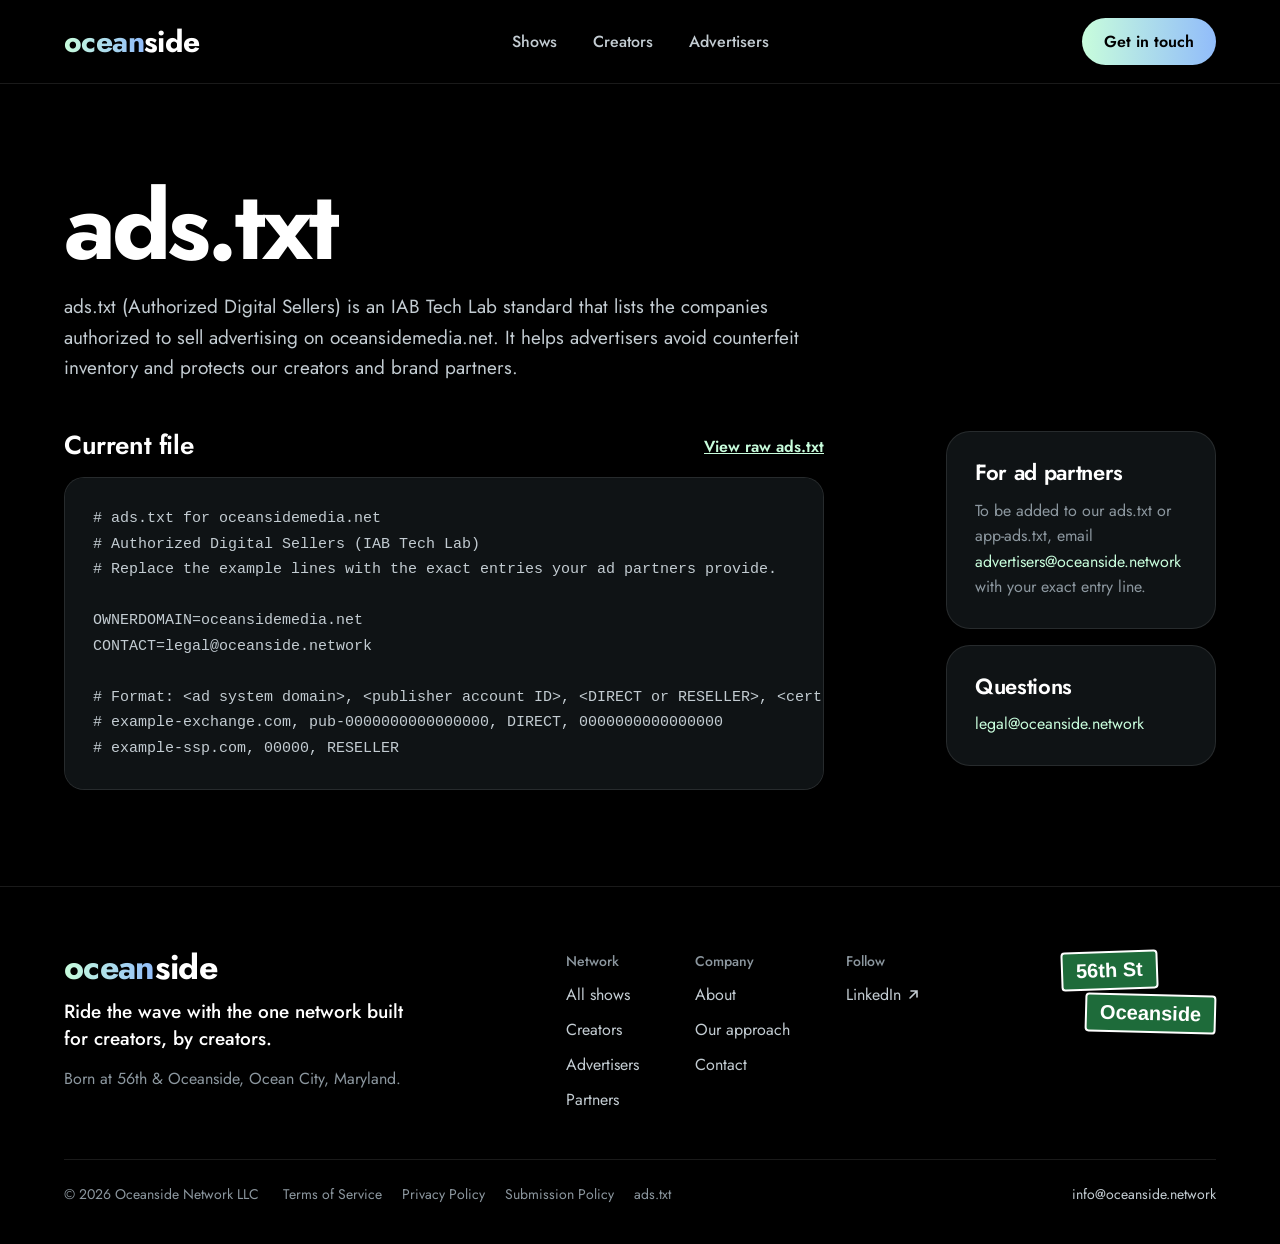
<file: ads-txt.html>
<!doctype html>
<html lang="en">
<head>
<meta charset="utf-8">
<meta name="viewport" content="width=device-width, initial-scale=1, viewport-fit=cover">
<title>ads.txt | Oceanside</title>
<meta name="description" content="Oceanside authorized digital sellers (ads.txt).">
<meta property="og:title" content="ads.txt | Oceanside">
<meta property="og:description" content="Oceanside authorized digital sellers (ads.txt).">
<meta property="og:type" content="website">
<meta name="theme-color" content="#000000">
<link rel="icon" href="favicon.ico" sizes="any">
<link rel="icon" href="favicon.svg" type="image/svg+xml">
<link rel="apple-touch-icon" href="apple-touch-icon.png">
<link rel="preconnect" href="https://fonts.googleapis.com">
<link rel="preconnect" href="https://fonts.gstatic.com" crossorigin>
<link rel="stylesheet" href="https://fonts.googleapis.com/css2?family=Jost:wght@400;500;600;700;800&amp;display=swap">
<link rel="stylesheet" href="styles.css?v=8">
</head>
<body>
<div class="page">
<header class="navbar" style="height: 84px; flex-shrink: 0; box-sizing: border-box; padding: 0 64px; display: flex; align-items: center; justify-content: space-between; border-bottom: 1px solid rgba(255,255,255,0.10); background: #000000;">
<a href="./" class="om-logo" aria-label="Oceanside home" style="text-decoration: none; display: inline-flex; align-items: baseline; font-family: 'Jost', 'Futura', 'Century Gothic', 'Avenir Next', sans-serif; font-weight: 700; font-size: 30px; letter-spacing: -0.02em; line-height: 1;"><span style="background: linear-gradient(90deg, #C8FDDC, #91BCFA); -webkit-background-clip: text; background-clip: text; color: transparent;">ocean</span><span style="color: #FFFFFF;">side</span></a>
<nav aria-label="Main" class="navlinks" style="display: flex; align-items: center; gap: 4px;">
<a href="shows" style="color: #C3CCD2; background: transparent; text-decoration: none; font-size: 16px; font-weight: 500; padding: 10px 16px; border-radius: 999px;">Shows</a>
<a href="creators" style="color: #C3CCD2; background: transparent; text-decoration: none; font-size: 16px; font-weight: 500; padding: 10px 16px; border-radius: 999px;">Creators</a>
<a href="advertisers" style="color: #C3CCD2; background: transparent; text-decoration: none; font-size: 16px; font-weight: 500; padding: 10px 16px; border-radius: 999px;">Advertisers</a>
</nav>
<a href="contact" style="background: linear-gradient(90deg, #C8FDDC, #91BCFA); color: #000000; text-decoration: none; font-weight: 600; font-size: 16px; padding: 12px 22px; border-radius: 999px;">Get in touch</a>
</header>
<section class="s" style="padding: 96px 64px 48px; display: flex; flex-direction: column; gap: 48px; flex-shrink: 0;">
<div style="display: flex; flex-direction: column; gap: 20px;"><h1 class="h1c" style="margin: 0; font-family: 'Jost', 'Futura', 'Century Gothic', 'Avenir Next', sans-serif; font-weight: 700; font-size: 96px; line-height: 0.96; letter-spacing: -0.04em; color: #FFFFFF; max-width: 1200px;">ads.txt</h1><p style="margin: 0; font-size: 19px; line-height: 1.6; color: #C3CCD2; max-width: 760px;">ads.txt (Authorized Digital Sellers) is an IAB Tech Lab standard that lists the companies authorized to sell advertising on oceansidemedia.net. It helps advertisers avoid counterfeit inventory and protects our creators and brand partners.</p></div>
</section>
<section class="g g12 s" style="padding: 0 64px 96px; display: grid; grid-template-columns: repeat(12, minmax(0, 1fr)); column-gap: 24px; row-gap: 24px; flex-shrink: 0;">
<div style="grid-column: 1 / span 8; display: flex; flex-direction: column; gap: 16px;">
<div style="display: flex; justify-content: space-between; align-items: center; gap: 16px;"><h3 style="margin: 0; font-family: 'Jost', 'Futura', 'Century Gothic', 'Avenir Next', sans-serif; font-weight: 600; font-size: 26px; line-height: 1.15; letter-spacing: -0.015em; color: #FFFFFF;">Current file</h3><a href="ads.txt" style="font-weight: 600; font-size: 16px;">View raw ads.txt</a></div>
<pre style="margin: 0; padding: 28px; background: #0F1315; border: 1px solid rgba(255,255,255,0.10); border-radius: 20px; overflow-x: auto; font-family: ui-monospace, SFMono-Regular, Menlo, Consolas, monospace; font-size: 15px; line-height: 1.7; color: #C3CCD2; white-space: pre;"># ads.txt for oceansidemedia.net
# Authorized Digital Sellers (IAB Tech Lab)
# Replace the example lines with the exact entries your ad partners provide.

OWNERDOMAIN=oceansidemedia.net
CONTACT=legal@oceanside.network

# Format: &lt;ad system domain&gt;, &lt;publisher account ID&gt;, &lt;DIRECT or RESELLER&gt;, &lt;certification authority ID&gt;
# example-exchange.com, pub-0000000000000000, DIRECT, 0000000000000000
# example-ssp.com, 00000, RESELLER
</pre>
</div>
<aside style="grid-column: 10 / span 3; align-self: start; display: flex; flex-direction: column; gap: 16px;">
<div style="background: #0F1315; border: 1px solid rgba(255,255,255,0.10); border-radius: 24px; padding: 28px; display: flex; flex-direction: column; gap: 12px;"><h3 style="margin: 0; font-family: 'Jost', 'Futura', 'Century Gothic', 'Avenir Next', sans-serif; font-weight: 600; font-size: 22px; line-height: 1.15; letter-spacing: -0.015em; color: #FFFFFF;">For ad partners</h3><p style="margin: 0; font-size: 16px; line-height: 1.6; color: #8C979F; max-width: 620px;">To be added to our ads.txt or app-ads.txt, email <a href="mailto:advertisers@oceanside.network" style="text-decoration: none;">advertisers@oceanside.network</a> with your exact entry line.</p></div>
<div style="background: #0F1315; border: 1px solid rgba(255,255,255,0.10); border-radius: 24px; padding: 28px; display: flex; flex-direction: column; gap: 12px;"><h3 style="margin: 0; font-family: 'Jost', 'Futura', 'Century Gothic', 'Avenir Next', sans-serif; font-weight: 600; font-size: 22px; line-height: 1.15; letter-spacing: -0.015em; color: #FFFFFF;">Questions</h3><p style="margin: 0; font-size: 16px; line-height: 1.6; color: #8C979F; max-width: 620px;"><a href="mailto:legal@oceanside.network" style="text-decoration: none;">legal@oceanside.network</a></p></div>
</aside></section>
<footer style="margin-top: auto; flex-shrink: 0; border-top: 1px solid rgba(255,255,255,0.10); padding: 64px 64px 40px; display: flex; flex-direction: column; gap: 48px; background: #000000;">
<div class="row" style="display: flex; justify-content: space-between; align-items: flex-start; gap: 64px;">
<div style="display: flex; flex-direction: column; gap: 14px; max-width: 360px;"><a href="./" class="om-logo" aria-label="Oceanside home" style="text-decoration: none; display: inline-flex; align-items: baseline; font-family: 'Jost', 'Futura', 'Century Gothic', 'Avenir Next', sans-serif; font-weight: 700; font-size: 34px; letter-spacing: -0.02em; line-height: 1;"><span style="background: linear-gradient(90deg, #C8FDDC, #91BCFA); -webkit-background-clip: text; background-clip: text; color: transparent;">ocean</span><span style="color: #FFFFFF;">side</span></a><p style="margin: 0; font-size: 19px; font-weight: 500; line-height: 1.4; color: #FFFFFF;">Ride the wave with the one network built for creators, by creators.</p><p style="margin: 0; font-size: 16px; line-height: 1.6; color: #8C979F;">Born at 56th &amp; Oceanside, Ocean City, Maryland.</p></div>
<div style="display: flex; gap: 56px;">
<div style="display: flex; flex-direction: column; gap: 12px;"><div style="font-size: 14px; color: #8C979F; font-weight: 500;">Network</div><a href="shows" style="color: #C3CCD2; text-decoration: none; font-size: 16px;">All shows</a><a href="creators" style="color: #C3CCD2; text-decoration: none; font-size: 16px;">Creators</a><a href="advertisers" style="color: #C3CCD2; text-decoration: none; font-size: 16px;">Advertisers</a><a href="partners" style="color: #C3CCD2; text-decoration: none; font-size: 16px;">Partners</a></div>
<div style="display: flex; flex-direction: column; gap: 12px;"><div style="font-size: 14px; color: #8C979F; font-weight: 500;">Company</div><a href="about" style="color: #C3CCD2; text-decoration: none; font-size: 16px;">About</a><a href="approach" style="color: #C3CCD2; text-decoration: none; font-size: 16px;">Our approach</a><a href="contact" style="color: #C3CCD2; text-decoration: none; font-size: 16px;">Contact</a></div>
<div style="display: flex; flex-direction: column; gap: 12px;"><div style="font-size: 14px; color: #8C979F; font-weight: 500;">Follow</div><a href="https://www.linkedin.com/company/oceanside-media-network" target="_blank" rel="noopener" style="color: #C3CCD2; text-decoration: none; font-size: 16px; display: inline-flex; align-items: center;">LinkedIn<svg width="12" height="12" viewBox="0 0 12 12" fill="none" aria-hidden="true" style="margin-left: 6px;"><path d="M4 2h6v6M10 2L3 9" stroke="currentColor" stroke-width="1.6" stroke-linecap="round"></path></svg><span style="position: absolute; width: 1px; height: 1px; overflow: hidden; clip: rect(0 0 0 0);"> (opens in a new tab)</span></a></div>
</div>
<div aria-label="Street sign: 56th Street and Oceanside" style="display: flex; flex-direction: column; gap: 4px; align-items: flex-start;"><div style="background: #1E6B3A; color: #FFFFFF; border: 2px solid #FFFFFF; border-radius: 4px; padding: 6px 13px; font-family: Helvetica, Arial, sans-serif; font-weight: 700; font-size: 20px; margin-left: 0px; transform: rotate(-2deg);">56th St</div><div style="background: #1E6B3A; color: #FFFFFF; border: 2px solid #FFFFFF; border-radius: 4px; padding: 6px 13px; font-family: Helvetica, Arial, sans-serif; font-weight: 700; font-size: 20px; margin-left: 24px; transform: rotate(1.5deg);">Oceanside</div></div>
</div>
<div style="display: flex; justify-content: space-between; align-items: center; flex-wrap: wrap; gap: 16px 32px; padding-top: 24px; border-top: 1px solid rgba(255,255,255,0.10); font-size: 14px; color: #8C979F;"><div style="display: flex; align-items: center; flex-wrap: wrap; gap: 8px 24px;"><span>© 2026 Oceanside Network LLC</span><nav aria-label="Legal" style="display: flex; flex-wrap: wrap; gap: 8px 20px;"><a href="terms" style="color: #8C979F; text-decoration: none;">Terms of Service</a><a href="privacy" style="color: #8C979F; text-decoration: none;">Privacy Policy</a><a href="submissions" style="color: #8C979F; text-decoration: none;">Submission Policy</a><a href="ads-txt" style="color: #8C979F; text-decoration: none;">ads.txt</a></nav></div><a href="mailto:info@oceanside.network" style="color: #C3CCD2; text-decoration: none;">info@oceanside.network</a></div>
</footer>
</div>
<script src="site.js?v=8"></script>
</body>
</html>
</file>
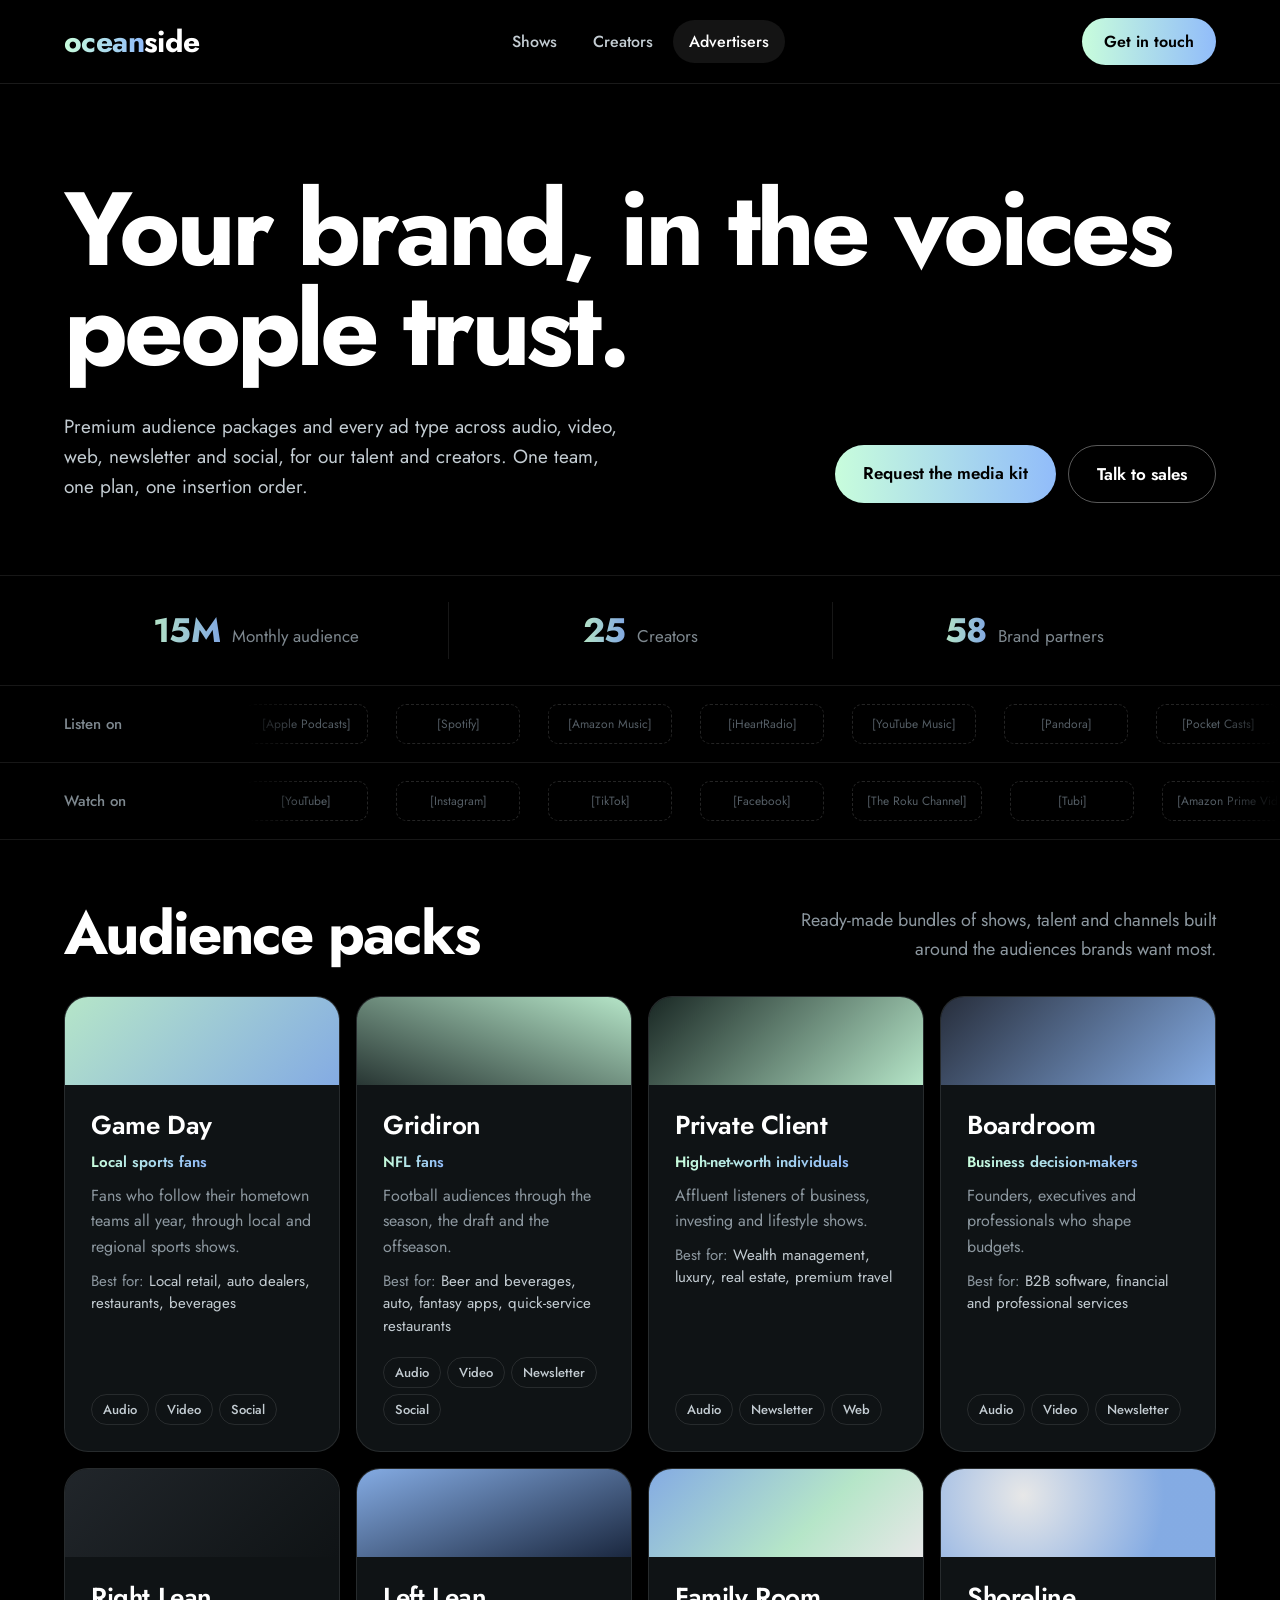
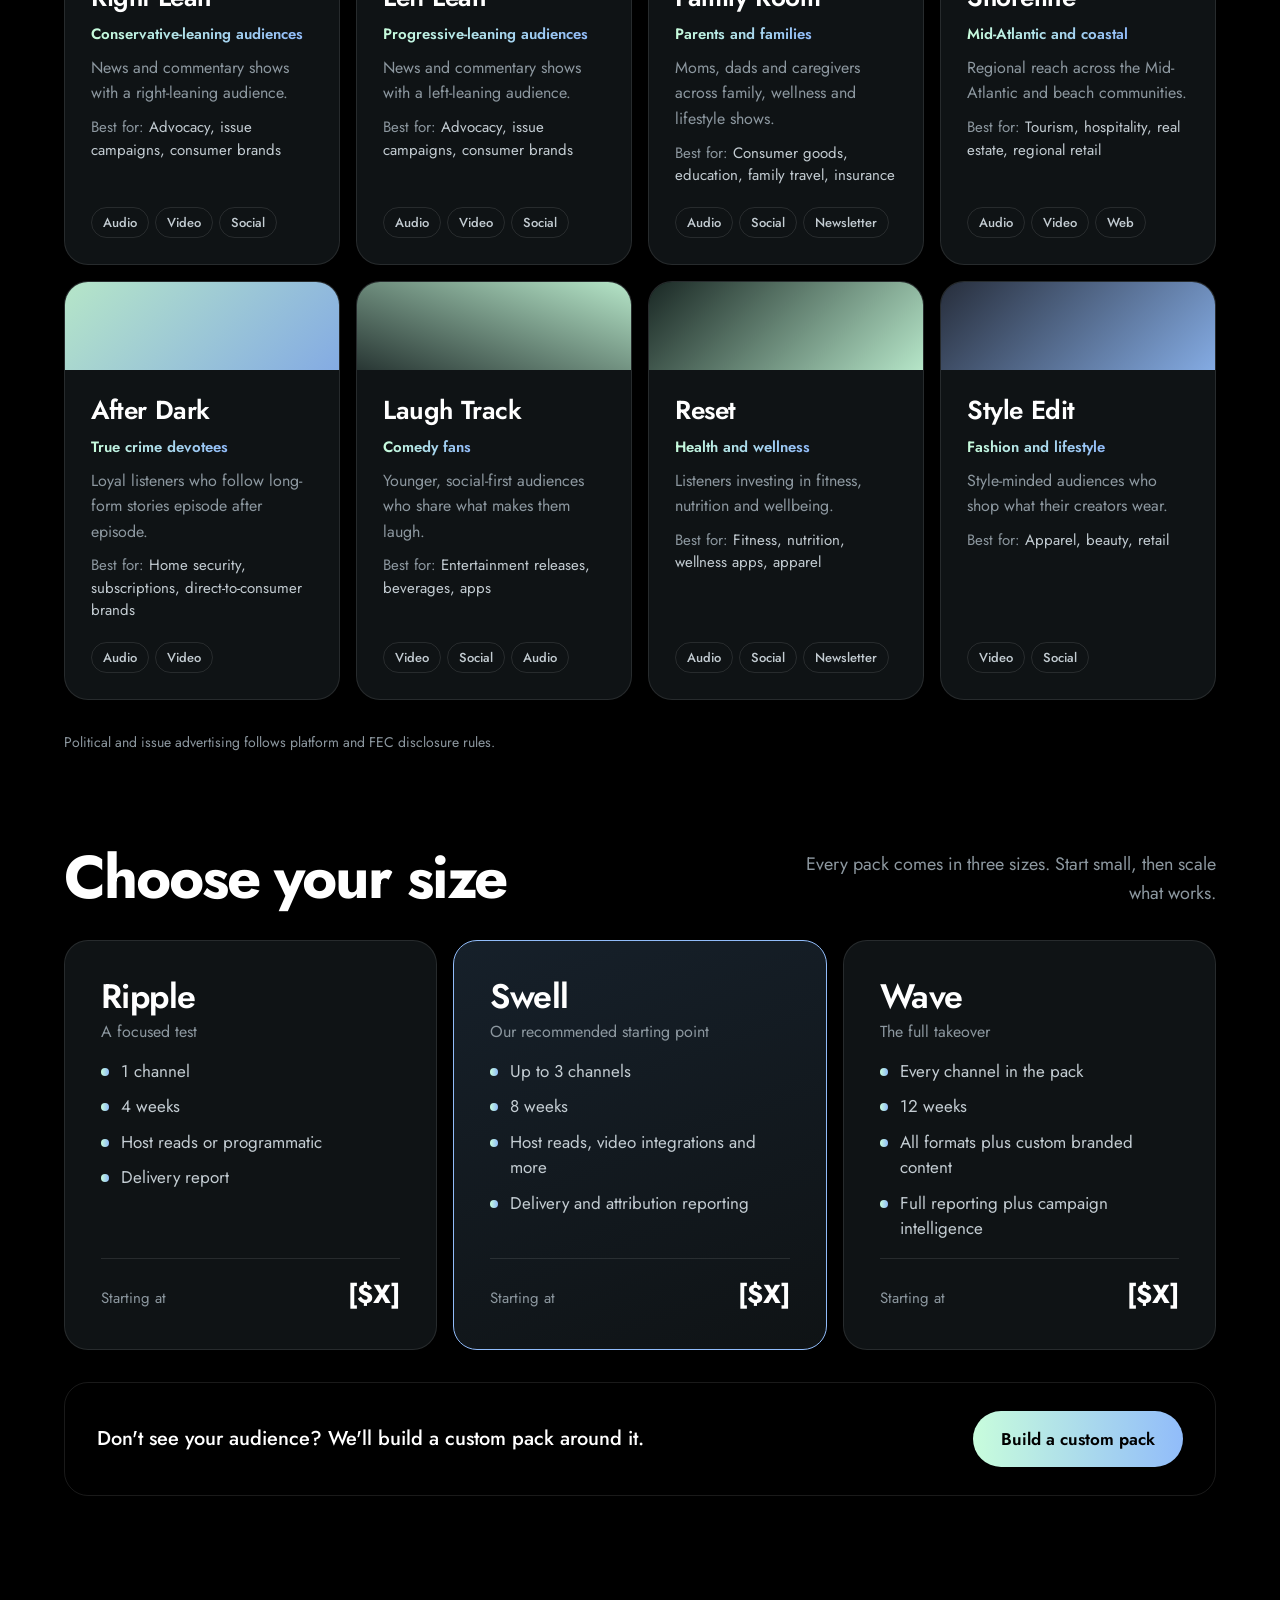
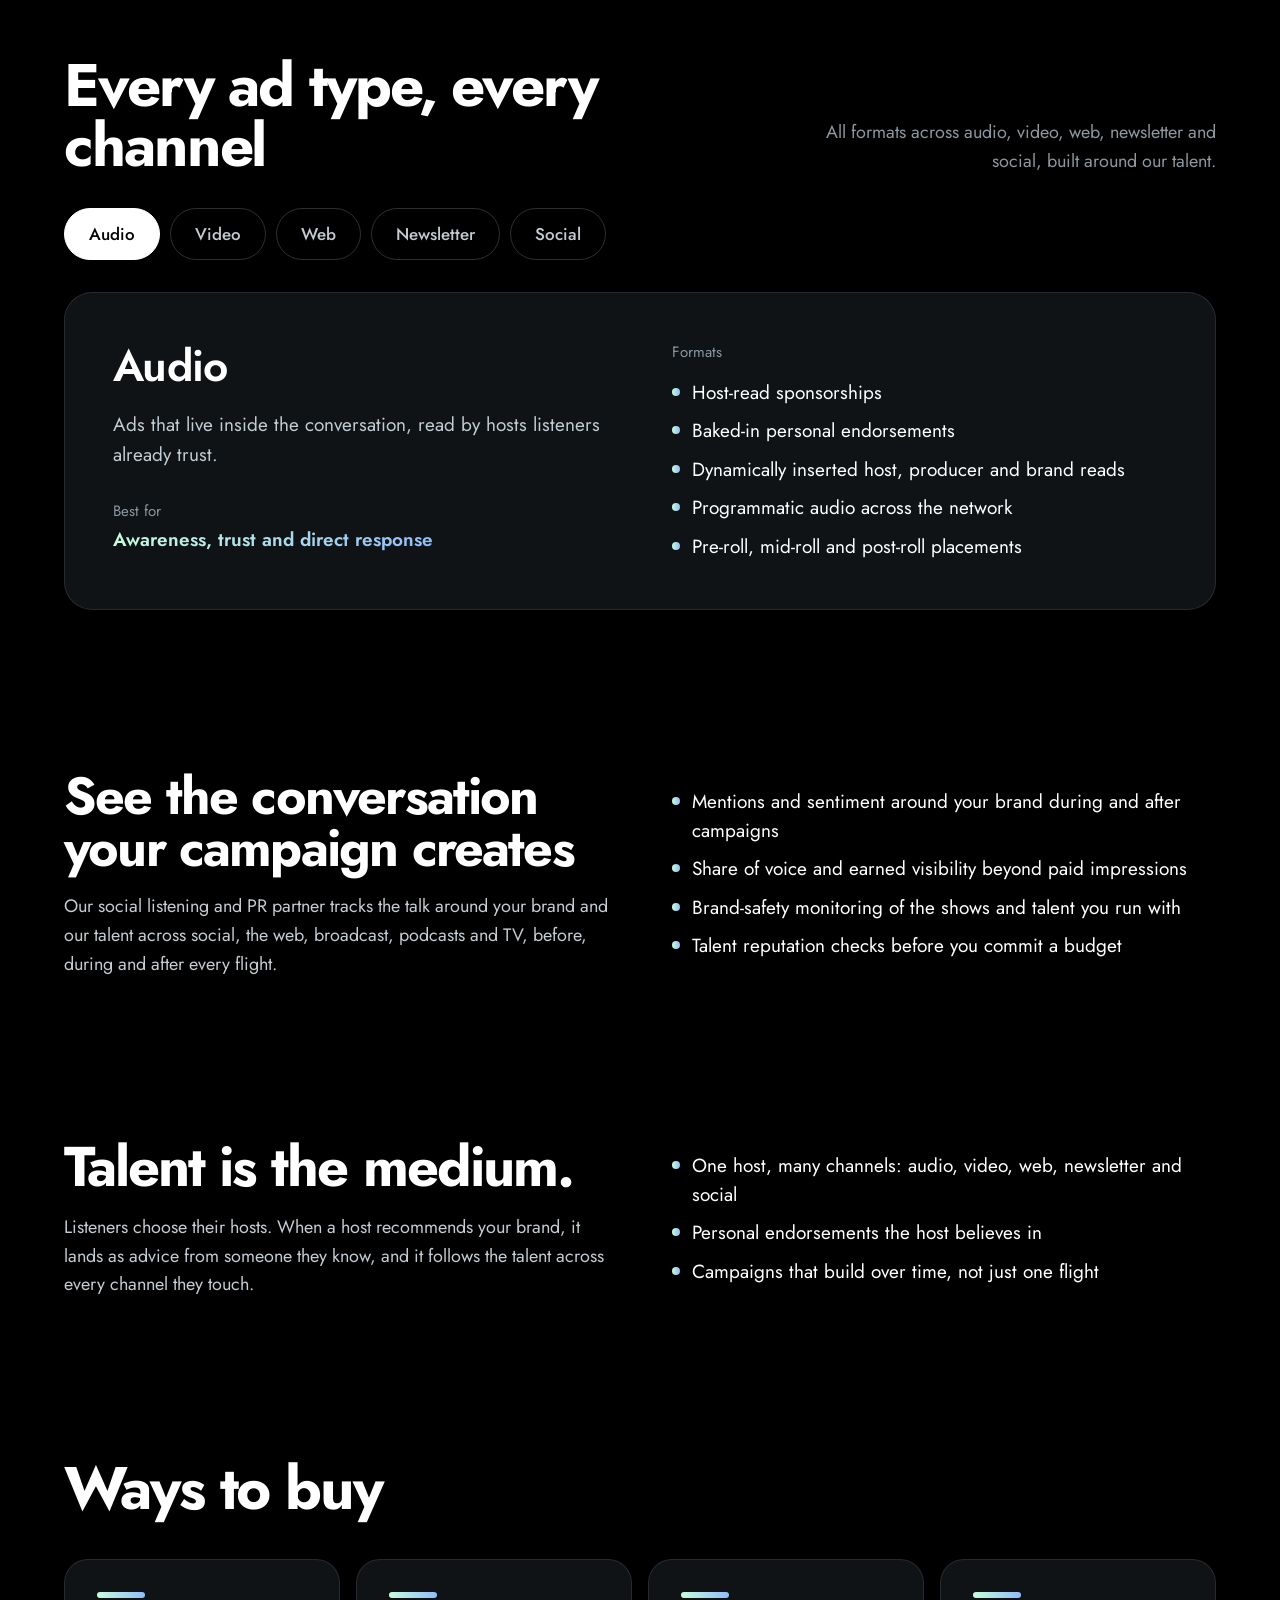
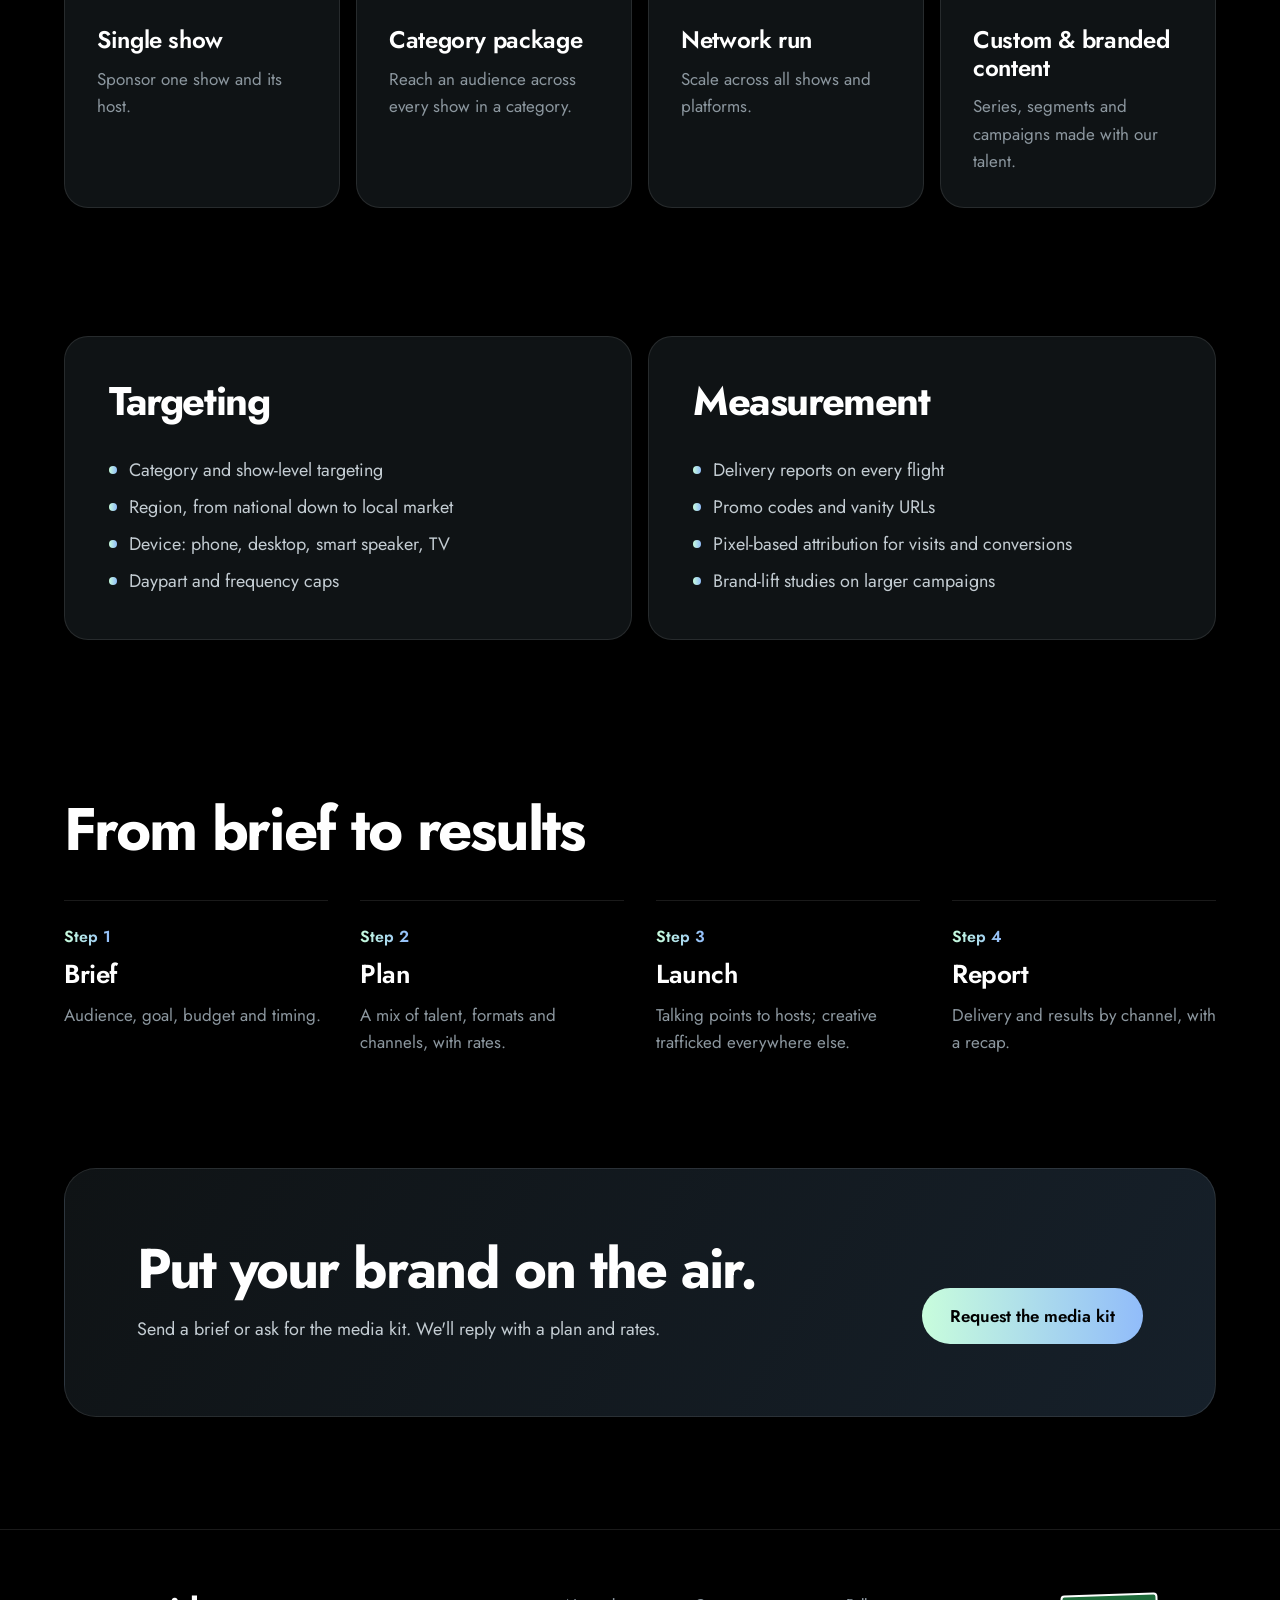
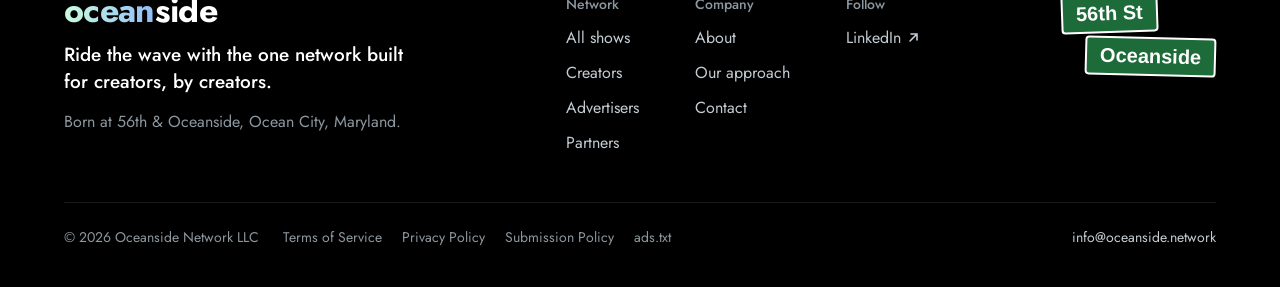
<file: advertisers.html>
<!doctype html>
<html lang="en">
<head>
<meta charset="utf-8">
<meta name="viewport" content="width=device-width, initial-scale=1, viewport-fit=cover">
<title>For advertisers | Oceanside</title>
<meta name="description" content="Premium audience packages and every ad type across audio, video, web, newsletter and social.">
<meta property="og:title" content="For advertisers | Oceanside">
<meta property="og:description" content="Premium audience packages and every ad type across audio, video, web, newsletter and social.">
<meta property="og:type" content="website">
<meta name="theme-color" content="#000000">
<link rel="icon" href="favicon.ico" sizes="any">
<link rel="icon" href="favicon.svg" type="image/svg+xml">
<link rel="apple-touch-icon" href="apple-touch-icon.png">
<link rel="preconnect" href="https://fonts.googleapis.com">
<link rel="preconnect" href="https://fonts.gstatic.com" crossorigin>
<link rel="stylesheet" href="https://fonts.googleapis.com/css2?family=Jost:wght@400;500;600;700;800&amp;display=swap">
<link rel="stylesheet" href="styles.css?v=8">
</head>
<body>
<div class="page">
<header class="navbar" style="height: 84px; flex-shrink: 0; box-sizing: border-box; padding: 0 64px; display: flex; align-items: center; justify-content: space-between; border-bottom: 1px solid rgba(255,255,255,0.10); background: #000000;">
<a href="./" class="om-logo" aria-label="Oceanside home" style="text-decoration: none; display: inline-flex; align-items: baseline; font-family: 'Jost', 'Futura', 'Century Gothic', 'Avenir Next', sans-serif; font-weight: 700; font-size: 30px; letter-spacing: -0.02em; line-height: 1;"><span style="background: linear-gradient(90deg, #C8FDDC, #91BCFA); -webkit-background-clip: text; background-clip: text; color: transparent;">ocean</span><span style="color: #FFFFFF;">side</span></a>
<nav aria-label="Main" class="navlinks" style="display: flex; align-items: center; gap: 4px;">
<a href="shows" style="color: #C3CCD2; background: transparent; text-decoration: none; font-size: 16px; font-weight: 500; padding: 10px 16px; border-radius: 999px;">Shows</a>
<a href="creators" style="color: #C3CCD2; background: transparent; text-decoration: none; font-size: 16px; font-weight: 500; padding: 10px 16px; border-radius: 999px;">Creators</a>
<a href="advertisers" aria-current="page" style="color: #FFFFFF; background: rgba(255,255,255,0.08); text-decoration: none; font-size: 16px; font-weight: 500; padding: 10px 16px; border-radius: 999px;">Advertisers</a>
</nav>
<a href="contact" style="background: linear-gradient(90deg, #C8FDDC, #91BCFA); color: #000000; text-decoration: none; font-weight: 600; font-size: 16px; padding: 12px 22px; border-radius: 999px;">Get in touch</a>
</header>
<section class="s" style="padding: 96px 64px 72px; display: flex; flex-direction: column; gap: 48px; flex-shrink: 0;">
<div style="display: flex; flex-direction: column; gap: 32px;"><h1 class="h1c" style="margin: 0; font-family: 'Jost', 'Futura', 'Century Gothic', 'Avenir Next', sans-serif; font-weight: 700; font-size: 104px; line-height: 0.96; letter-spacing: -0.04em; color: #FFFFFF; max-width: 1150px;">Your brand, in the voices people trust.</h1><div class="row" style="display: flex; justify-content: space-between; align-items: flex-end; gap: 64px;"><p style="margin: 0; font-size: 19px; line-height: 1.6; color: #C3CCD2; max-width: 560px;">Premium audience packages and every ad type across audio, video, web, newsletter and social, for our talent and creators. One team, one plan, one insertion order.</p><div style="display: flex; gap: 12px;"><a href="contact" style="background: linear-gradient(90deg, #C8FDDC, #91BCFA); color: #000000; text-decoration: none; font-weight: 600; font-size: 17px; padding: 16px 28px; border-radius: 999px; display: inline-block;">Request the media kit</a><a href="contact" style="background: transparent; color: #FFFFFF; border: 1px solid rgba(255,255,255,0.35); text-decoration: none; font-weight: 600; font-size: 17px; padding: 16px 28px; border-radius: 999px; display: inline-block;">Talk to sales</a></div></div></div>
</section>
<section class="s" aria-label="Network reach and where we distribute" style="flex-shrink: 0; border-bottom: 1px solid rgba(255,255,255,0.10); opacity: 0.9;">
<div class="g" aria-label="Network metrics" style="display: grid; grid-template-columns: repeat(3, minmax(0, 1fr)); padding: 26px 64px; border-top: 1px solid rgba(255,255,255,0.10);"><div style="display: flex; align-items: baseline; justify-content: center; gap: 12px; padding: 4px 24px; "><span style="font-size: 34px; font-weight: 700; letter-spacing: -0.02em; background: linear-gradient(90deg, #C8FDDC, #91BCFA); -webkit-background-clip: text; background-clip: text; color: transparent;">15M</span><span style="font-size: 17px; color: #8C979F;">Monthly audience</span></div><div style="display: flex; align-items: baseline; justify-content: center; gap: 12px; padding: 4px 24px; border-left: 1px solid rgba(255,255,255,0.10);"><span style="font-size: 34px; font-weight: 700; letter-spacing: -0.02em; background: linear-gradient(90deg, #C8FDDC, #91BCFA); -webkit-background-clip: text; background-clip: text; color: transparent;">25</span><span style="font-size: 17px; color: #8C979F;">Creators</span></div><div style="display: flex; align-items: baseline; justify-content: center; gap: 12px; padding: 4px 24px; border-left: 1px solid rgba(255,255,255,0.10);"><span style="font-size: 34px; font-weight: 700; letter-spacing: -0.02em; background: linear-gradient(90deg, #C8FDDC, #91BCFA); -webkit-background-clip: text; background-clip: text; color: transparent;">58</span><span style="font-size: 17px; color: #8C979F;">Brand partners</span></div></div>
<div style="display: flex; align-items: center; border-top: 1px solid rgba(255,255,255,0.10); padding: 18px 0;">
<span style="flex-shrink: 0; width: 180px; padding-left: 64px; box-sizing: content-box; font-size: 15px; color: #8C979F; font-weight: 500;">Listen on</span>
<div class="om-marquee" style="overflow: hidden; flex: 1; min-width: 0; -webkit-mask-image: linear-gradient(90deg, transparent, #000 6%, #000 94%, transparent); mask-image: linear-gradient(90deg, transparent, #000 6%, #000 94%, transparent);"><div class="om-track om-slow" style="display: flex; align-items: center; width: max-content;"><div style="display: flex; align-items: center;"><div role="img" aria-label="Apple Podcasts logo" data-logo="Apple Podcasts" style="height: 40px; min-width: 124px; margin-right: 28px; padding: 0 14px; box-sizing: border-box; border: 1px dashed rgba(255,255,255,0.16); border-radius: 10px; display: flex; align-items: center; justify-content: center; color: #5E6870; font-size: 12px; white-space: nowrap; flex-shrink: 0;">[Apple Podcasts]</div><div role="img" aria-label="Spotify logo" data-logo="Spotify" style="height: 40px; min-width: 124px; margin-right: 28px; padding: 0 14px; box-sizing: border-box; border: 1px dashed rgba(255,255,255,0.16); border-radius: 10px; display: flex; align-items: center; justify-content: center; color: #5E6870; font-size: 12px; white-space: nowrap; flex-shrink: 0;">[Spotify]</div><div role="img" aria-label="Amazon Music logo" data-logo="Amazon Music" style="height: 40px; min-width: 124px; margin-right: 28px; padding: 0 14px; box-sizing: border-box; border: 1px dashed rgba(255,255,255,0.16); border-radius: 10px; display: flex; align-items: center; justify-content: center; color: #5E6870; font-size: 12px; white-space: nowrap; flex-shrink: 0;">[Amazon Music]</div><div role="img" aria-label="iHeartRadio logo" data-logo="iHeartRadio" style="height: 40px; min-width: 124px; margin-right: 28px; padding: 0 14px; box-sizing: border-box; border: 1px dashed rgba(255,255,255,0.16); border-radius: 10px; display: flex; align-items: center; justify-content: center; color: #5E6870; font-size: 12px; white-space: nowrap; flex-shrink: 0;">[iHeartRadio]</div><div role="img" aria-label="YouTube Music logo" data-logo="YouTube Music" style="height: 40px; min-width: 124px; margin-right: 28px; padding: 0 14px; box-sizing: border-box; border: 1px dashed rgba(255,255,255,0.16); border-radius: 10px; display: flex; align-items: center; justify-content: center; color: #5E6870; font-size: 12px; white-space: nowrap; flex-shrink: 0;">[YouTube Music]</div><div role="img" aria-label="Pandora logo" data-logo="Pandora" style="height: 40px; min-width: 124px; margin-right: 28px; padding: 0 14px; box-sizing: border-box; border: 1px dashed rgba(255,255,255,0.16); border-radius: 10px; display: flex; align-items: center; justify-content: center; color: #5E6870; font-size: 12px; white-space: nowrap; flex-shrink: 0;">[Pandora]</div><div role="img" aria-label="Pocket Casts logo" data-logo="Pocket Casts" style="height: 40px; min-width: 124px; margin-right: 28px; padding: 0 14px; box-sizing: border-box; border: 1px dashed rgba(255,255,255,0.16); border-radius: 10px; display: flex; align-items: center; justify-content: center; color: #5E6870; font-size: 12px; white-space: nowrap; flex-shrink: 0;">[Pocket Casts]</div><div role="img" aria-label="Overcast logo" data-logo="Overcast" style="height: 40px; min-width: 124px; margin-right: 28px; padding: 0 14px; box-sizing: border-box; border: 1px dashed rgba(255,255,255,0.16); border-radius: 10px; display: flex; align-items: center; justify-content: center; color: #5E6870; font-size: 12px; white-space: nowrap; flex-shrink: 0;">[Overcast]</div><div role="img" aria-label="Apple Podcasts logo" data-logo="Apple Podcasts" style="height: 40px; min-width: 124px; margin-right: 28px; padding: 0 14px; box-sizing: border-box; border: 1px dashed rgba(255,255,255,0.16); border-radius: 10px; display: flex; align-items: center; justify-content: center; color: #5E6870; font-size: 12px; white-space: nowrap; flex-shrink: 0;">[Apple Podcasts]</div><div role="img" aria-label="Spotify logo" data-logo="Spotify" style="height: 40px; min-width: 124px; margin-right: 28px; padding: 0 14px; box-sizing: border-box; border: 1px dashed rgba(255,255,255,0.16); border-radius: 10px; display: flex; align-items: center; justify-content: center; color: #5E6870; font-size: 12px; white-space: nowrap; flex-shrink: 0;">[Spotify]</div><div role="img" aria-label="Amazon Music logo" data-logo="Amazon Music" style="height: 40px; min-width: 124px; margin-right: 28px; padding: 0 14px; box-sizing: border-box; border: 1px dashed rgba(255,255,255,0.16); border-radius: 10px; display: flex; align-items: center; justify-content: center; color: #5E6870; font-size: 12px; white-space: nowrap; flex-shrink: 0;">[Amazon Music]</div><div role="img" aria-label="iHeartRadio logo" data-logo="iHeartRadio" style="height: 40px; min-width: 124px; margin-right: 28px; padding: 0 14px; box-sizing: border-box; border: 1px dashed rgba(255,255,255,0.16); border-radius: 10px; display: flex; align-items: center; justify-content: center; color: #5E6870; font-size: 12px; white-space: nowrap; flex-shrink: 0;">[iHeartRadio]</div><div role="img" aria-label="YouTube Music logo" data-logo="YouTube Music" style="height: 40px; min-width: 124px; margin-right: 28px; padding: 0 14px; box-sizing: border-box; border: 1px dashed rgba(255,255,255,0.16); border-radius: 10px; display: flex; align-items: center; justify-content: center; color: #5E6870; font-size: 12px; white-space: nowrap; flex-shrink: 0;">[YouTube Music]</div><div role="img" aria-label="Pandora logo" data-logo="Pandora" style="height: 40px; min-width: 124px; margin-right: 28px; padding: 0 14px; box-sizing: border-box; border: 1px dashed rgba(255,255,255,0.16); border-radius: 10px; display: flex; align-items: center; justify-content: center; color: #5E6870; font-size: 12px; white-space: nowrap; flex-shrink: 0;">[Pandora]</div><div role="img" aria-label="Pocket Casts logo" data-logo="Pocket Casts" style="height: 40px; min-width: 124px; margin-right: 28px; padding: 0 14px; box-sizing: border-box; border: 1px dashed rgba(255,255,255,0.16); border-radius: 10px; display: flex; align-items: center; justify-content: center; color: #5E6870; font-size: 12px; white-space: nowrap; flex-shrink: 0;">[Pocket Casts]</div><div role="img" aria-label="Overcast logo" data-logo="Overcast" style="height: 40px; min-width: 124px; margin-right: 28px; padding: 0 14px; box-sizing: border-box; border: 1px dashed rgba(255,255,255,0.16); border-radius: 10px; display: flex; align-items: center; justify-content: center; color: #5E6870; font-size: 12px; white-space: nowrap; flex-shrink: 0;">[Overcast]</div></div><div aria-hidden="true" style="display: flex; align-items: center;"><div role="img" aria-label="Apple Podcasts logo" data-logo="Apple Podcasts" style="height: 40px; min-width: 124px; margin-right: 28px; padding: 0 14px; box-sizing: border-box; border: 1px dashed rgba(255,255,255,0.16); border-radius: 10px; display: flex; align-items: center; justify-content: center; color: #5E6870; font-size: 12px; white-space: nowrap; flex-shrink: 0;">[Apple Podcasts]</div><div role="img" aria-label="Spotify logo" data-logo="Spotify" style="height: 40px; min-width: 124px; margin-right: 28px; padding: 0 14px; box-sizing: border-box; border: 1px dashed rgba(255,255,255,0.16); border-radius: 10px; display: flex; align-items: center; justify-content: center; color: #5E6870; font-size: 12px; white-space: nowrap; flex-shrink: 0;">[Spotify]</div><div role="img" aria-label="Amazon Music logo" data-logo="Amazon Music" style="height: 40px; min-width: 124px; margin-right: 28px; padding: 0 14px; box-sizing: border-box; border: 1px dashed rgba(255,255,255,0.16); border-radius: 10px; display: flex; align-items: center; justify-content: center; color: #5E6870; font-size: 12px; white-space: nowrap; flex-shrink: 0;">[Amazon Music]</div><div role="img" aria-label="iHeartRadio logo" data-logo="iHeartRadio" style="height: 40px; min-width: 124px; margin-right: 28px; padding: 0 14px; box-sizing: border-box; border: 1px dashed rgba(255,255,255,0.16); border-radius: 10px; display: flex; align-items: center; justify-content: center; color: #5E6870; font-size: 12px; white-space: nowrap; flex-shrink: 0;">[iHeartRadio]</div><div role="img" aria-label="YouTube Music logo" data-logo="YouTube Music" style="height: 40px; min-width: 124px; margin-right: 28px; padding: 0 14px; box-sizing: border-box; border: 1px dashed rgba(255,255,255,0.16); border-radius: 10px; display: flex; align-items: center; justify-content: center; color: #5E6870; font-size: 12px; white-space: nowrap; flex-shrink: 0;">[YouTube Music]</div><div role="img" aria-label="Pandora logo" data-logo="Pandora" style="height: 40px; min-width: 124px; margin-right: 28px; padding: 0 14px; box-sizing: border-box; border: 1px dashed rgba(255,255,255,0.16); border-radius: 10px; display: flex; align-items: center; justify-content: center; color: #5E6870; font-size: 12px; white-space: nowrap; flex-shrink: 0;">[Pandora]</div><div role="img" aria-label="Pocket Casts logo" data-logo="Pocket Casts" style="height: 40px; min-width: 124px; margin-right: 28px; padding: 0 14px; box-sizing: border-box; border: 1px dashed rgba(255,255,255,0.16); border-radius: 10px; display: flex; align-items: center; justify-content: center; color: #5E6870; font-size: 12px; white-space: nowrap; flex-shrink: 0;">[Pocket Casts]</div><div role="img" aria-label="Overcast logo" data-logo="Overcast" style="height: 40px; min-width: 124px; margin-right: 28px; padding: 0 14px; box-sizing: border-box; border: 1px dashed rgba(255,255,255,0.16); border-radius: 10px; display: flex; align-items: center; justify-content: center; color: #5E6870; font-size: 12px; white-space: nowrap; flex-shrink: 0;">[Overcast]</div><div role="img" aria-label="Apple Podcasts logo" data-logo="Apple Podcasts" style="height: 40px; min-width: 124px; margin-right: 28px; padding: 0 14px; box-sizing: border-box; border: 1px dashed rgba(255,255,255,0.16); border-radius: 10px; display: flex; align-items: center; justify-content: center; color: #5E6870; font-size: 12px; white-space: nowrap; flex-shrink: 0;">[Apple Podcasts]</div><div role="img" aria-label="Spotify logo" data-logo="Spotify" style="height: 40px; min-width: 124px; margin-right: 28px; padding: 0 14px; box-sizing: border-box; border: 1px dashed rgba(255,255,255,0.16); border-radius: 10px; display: flex; align-items: center; justify-content: center; color: #5E6870; font-size: 12px; white-space: nowrap; flex-shrink: 0;">[Spotify]</div><div role="img" aria-label="Amazon Music logo" data-logo="Amazon Music" style="height: 40px; min-width: 124px; margin-right: 28px; padding: 0 14px; box-sizing: border-box; border: 1px dashed rgba(255,255,255,0.16); border-radius: 10px; display: flex; align-items: center; justify-content: center; color: #5E6870; font-size: 12px; white-space: nowrap; flex-shrink: 0;">[Amazon Music]</div><div role="img" aria-label="iHeartRadio logo" data-logo="iHeartRadio" style="height: 40px; min-width: 124px; margin-right: 28px; padding: 0 14px; box-sizing: border-box; border: 1px dashed rgba(255,255,255,0.16); border-radius: 10px; display: flex; align-items: center; justify-content: center; color: #5E6870; font-size: 12px; white-space: nowrap; flex-shrink: 0;">[iHeartRadio]</div><div role="img" aria-label="YouTube Music logo" data-logo="YouTube Music" style="height: 40px; min-width: 124px; margin-right: 28px; padding: 0 14px; box-sizing: border-box; border: 1px dashed rgba(255,255,255,0.16); border-radius: 10px; display: flex; align-items: center; justify-content: center; color: #5E6870; font-size: 12px; white-space: nowrap; flex-shrink: 0;">[YouTube Music]</div><div role="img" aria-label="Pandora logo" data-logo="Pandora" style="height: 40px; min-width: 124px; margin-right: 28px; padding: 0 14px; box-sizing: border-box; border: 1px dashed rgba(255,255,255,0.16); border-radius: 10px; display: flex; align-items: center; justify-content: center; color: #5E6870; font-size: 12px; white-space: nowrap; flex-shrink: 0;">[Pandora]</div><div role="img" aria-label="Pocket Casts logo" data-logo="Pocket Casts" style="height: 40px; min-width: 124px; margin-right: 28px; padding: 0 14px; box-sizing: border-box; border: 1px dashed rgba(255,255,255,0.16); border-radius: 10px; display: flex; align-items: center; justify-content: center; color: #5E6870; font-size: 12px; white-space: nowrap; flex-shrink: 0;">[Pocket Casts]</div><div role="img" aria-label="Overcast logo" data-logo="Overcast" style="height: 40px; min-width: 124px; margin-right: 28px; padding: 0 14px; box-sizing: border-box; border: 1px dashed rgba(255,255,255,0.16); border-radius: 10px; display: flex; align-items: center; justify-content: center; color: #5E6870; font-size: 12px; white-space: nowrap; flex-shrink: 0;">[Overcast]</div></div></div></div></div>
<div style="display: flex; align-items: center; border-top: 1px solid rgba(255,255,255,0.10); padding: 18px 0;">
<span style="flex-shrink: 0; width: 180px; padding-left: 64px; box-sizing: content-box; font-size: 15px; color: #8C979F; font-weight: 500;">Watch on</span>
<div class="om-marquee" style="overflow: hidden; flex: 1; min-width: 0; -webkit-mask-image: linear-gradient(90deg, transparent, #000 6%, #000 94%, transparent); mask-image: linear-gradient(90deg, transparent, #000 6%, #000 94%, transparent);"><div class="om-track om-slow om-rev" style="display: flex; align-items: center; width: max-content;"><div style="display: flex; align-items: center;"><div role="img" aria-label="YouTube logo" data-logo="YouTube" style="height: 40px; min-width: 124px; margin-right: 28px; padding: 0 14px; box-sizing: border-box; border: 1px dashed rgba(255,255,255,0.16); border-radius: 10px; display: flex; align-items: center; justify-content: center; color: #5E6870; font-size: 12px; white-space: nowrap; flex-shrink: 0;">[YouTube]</div><div role="img" aria-label="Instagram logo" data-logo="Instagram" style="height: 40px; min-width: 124px; margin-right: 28px; padding: 0 14px; box-sizing: border-box; border: 1px dashed rgba(255,255,255,0.16); border-radius: 10px; display: flex; align-items: center; justify-content: center; color: #5E6870; font-size: 12px; white-space: nowrap; flex-shrink: 0;">[Instagram]</div><div role="img" aria-label="TikTok logo" data-logo="TikTok" style="height: 40px; min-width: 124px; margin-right: 28px; padding: 0 14px; box-sizing: border-box; border: 1px dashed rgba(255,255,255,0.16); border-radius: 10px; display: flex; align-items: center; justify-content: center; color: #5E6870; font-size: 12px; white-space: nowrap; flex-shrink: 0;">[TikTok]</div><div role="img" aria-label="Facebook logo" data-logo="Facebook" style="height: 40px; min-width: 124px; margin-right: 28px; padding: 0 14px; box-sizing: border-box; border: 1px dashed rgba(255,255,255,0.16); border-radius: 10px; display: flex; align-items: center; justify-content: center; color: #5E6870; font-size: 12px; white-space: nowrap; flex-shrink: 0;">[Facebook]</div><div role="img" aria-label="The Roku Channel logo" data-logo="The Roku Channel" style="height: 40px; min-width: 124px; margin-right: 28px; padding: 0 14px; box-sizing: border-box; border: 1px dashed rgba(255,255,255,0.16); border-radius: 10px; display: flex; align-items: center; justify-content: center; color: #5E6870; font-size: 12px; white-space: nowrap; flex-shrink: 0;">[The Roku Channel]</div><div role="img" aria-label="Tubi logo" data-logo="Tubi" style="height: 40px; min-width: 124px; margin-right: 28px; padding: 0 14px; box-sizing: border-box; border: 1px dashed rgba(255,255,255,0.16); border-radius: 10px; display: flex; align-items: center; justify-content: center; color: #5E6870; font-size: 12px; white-space: nowrap; flex-shrink: 0;">[Tubi]</div><div role="img" aria-label="Amazon Prime Video logo" data-logo="Amazon Prime Video" style="height: 40px; min-width: 124px; margin-right: 28px; padding: 0 14px; box-sizing: border-box; border: 1px dashed rgba(255,255,255,0.16); border-radius: 10px; display: flex; align-items: center; justify-content: center; color: #5E6870; font-size: 12px; white-space: nowrap; flex-shrink: 0;">[Amazon Prime Video]</div><div role="img" aria-label="Pluto TV logo" data-logo="Pluto TV" style="height: 40px; min-width: 124px; margin-right: 28px; padding: 0 14px; box-sizing: border-box; border: 1px dashed rgba(255,255,255,0.16); border-radius: 10px; display: flex; align-items: center; justify-content: center; color: #5E6870; font-size: 12px; white-space: nowrap; flex-shrink: 0;">[Pluto TV]</div><div role="img" aria-label="Samsung TV Plus logo" data-logo="Samsung TV Plus" style="height: 40px; min-width: 124px; margin-right: 28px; padding: 0 14px; box-sizing: border-box; border: 1px dashed rgba(255,255,255,0.16); border-radius: 10px; display: flex; align-items: center; justify-content: center; color: #5E6870; font-size: 12px; white-space: nowrap; flex-shrink: 0;">[Samsung TV Plus]</div><div role="img" aria-label="Xumo Play logo" data-logo="Xumo Play" style="height: 40px; min-width: 124px; margin-right: 28px; padding: 0 14px; box-sizing: border-box; border: 1px dashed rgba(255,255,255,0.16); border-radius: 10px; display: flex; align-items: center; justify-content: center; color: #5E6870; font-size: 12px; white-space: nowrap; flex-shrink: 0;">[Xumo Play]</div><div role="img" aria-label="YouTube logo" data-logo="YouTube" style="height: 40px; min-width: 124px; margin-right: 28px; padding: 0 14px; box-sizing: border-box; border: 1px dashed rgba(255,255,255,0.16); border-radius: 10px; display: flex; align-items: center; justify-content: center; color: #5E6870; font-size: 12px; white-space: nowrap; flex-shrink: 0;">[YouTube]</div><div role="img" aria-label="Instagram logo" data-logo="Instagram" style="height: 40px; min-width: 124px; margin-right: 28px; padding: 0 14px; box-sizing: border-box; border: 1px dashed rgba(255,255,255,0.16); border-radius: 10px; display: flex; align-items: center; justify-content: center; color: #5E6870; font-size: 12px; white-space: nowrap; flex-shrink: 0;">[Instagram]</div><div role="img" aria-label="TikTok logo" data-logo="TikTok" style="height: 40px; min-width: 124px; margin-right: 28px; padding: 0 14px; box-sizing: border-box; border: 1px dashed rgba(255,255,255,0.16); border-radius: 10px; display: flex; align-items: center; justify-content: center; color: #5E6870; font-size: 12px; white-space: nowrap; flex-shrink: 0;">[TikTok]</div><div role="img" aria-label="Facebook logo" data-logo="Facebook" style="height: 40px; min-width: 124px; margin-right: 28px; padding: 0 14px; box-sizing: border-box; border: 1px dashed rgba(255,255,255,0.16); border-radius: 10px; display: flex; align-items: center; justify-content: center; color: #5E6870; font-size: 12px; white-space: nowrap; flex-shrink: 0;">[Facebook]</div><div role="img" aria-label="The Roku Channel logo" data-logo="The Roku Channel" style="height: 40px; min-width: 124px; margin-right: 28px; padding: 0 14px; box-sizing: border-box; border: 1px dashed rgba(255,255,255,0.16); border-radius: 10px; display: flex; align-items: center; justify-content: center; color: #5E6870; font-size: 12px; white-space: nowrap; flex-shrink: 0;">[The Roku Channel]</div><div role="img" aria-label="Tubi logo" data-logo="Tubi" style="height: 40px; min-width: 124px; margin-right: 28px; padding: 0 14px; box-sizing: border-box; border: 1px dashed rgba(255,255,255,0.16); border-radius: 10px; display: flex; align-items: center; justify-content: center; color: #5E6870; font-size: 12px; white-space: nowrap; flex-shrink: 0;">[Tubi]</div><div role="img" aria-label="Amazon Prime Video logo" data-logo="Amazon Prime Video" style="height: 40px; min-width: 124px; margin-right: 28px; padding: 0 14px; box-sizing: border-box; border: 1px dashed rgba(255,255,255,0.16); border-radius: 10px; display: flex; align-items: center; justify-content: center; color: #5E6870; font-size: 12px; white-space: nowrap; flex-shrink: 0;">[Amazon Prime Video]</div><div role="img" aria-label="Pluto TV logo" data-logo="Pluto TV" style="height: 40px; min-width: 124px; margin-right: 28px; padding: 0 14px; box-sizing: border-box; border: 1px dashed rgba(255,255,255,0.16); border-radius: 10px; display: flex; align-items: center; justify-content: center; color: #5E6870; font-size: 12px; white-space: nowrap; flex-shrink: 0;">[Pluto TV]</div><div role="img" aria-label="Samsung TV Plus logo" data-logo="Samsung TV Plus" style="height: 40px; min-width: 124px; margin-right: 28px; padding: 0 14px; box-sizing: border-box; border: 1px dashed rgba(255,255,255,0.16); border-radius: 10px; display: flex; align-items: center; justify-content: center; color: #5E6870; font-size: 12px; white-space: nowrap; flex-shrink: 0;">[Samsung TV Plus]</div><div role="img" aria-label="Xumo Play logo" data-logo="Xumo Play" style="height: 40px; min-width: 124px; margin-right: 28px; padding: 0 14px; box-sizing: border-box; border: 1px dashed rgba(255,255,255,0.16); border-radius: 10px; display: flex; align-items: center; justify-content: center; color: #5E6870; font-size: 12px; white-space: nowrap; flex-shrink: 0;">[Xumo Play]</div></div><div aria-hidden="true" style="display: flex; align-items: center;"><div role="img" aria-label="YouTube logo" data-logo="YouTube" style="height: 40px; min-width: 124px; margin-right: 28px; padding: 0 14px; box-sizing: border-box; border: 1px dashed rgba(255,255,255,0.16); border-radius: 10px; display: flex; align-items: center; justify-content: center; color: #5E6870; font-size: 12px; white-space: nowrap; flex-shrink: 0;">[YouTube]</div><div role="img" aria-label="Instagram logo" data-logo="Instagram" style="height: 40px; min-width: 124px; margin-right: 28px; padding: 0 14px; box-sizing: border-box; border: 1px dashed rgba(255,255,255,0.16); border-radius: 10px; display: flex; align-items: center; justify-content: center; color: #5E6870; font-size: 12px; white-space: nowrap; flex-shrink: 0;">[Instagram]</div><div role="img" aria-label="TikTok logo" data-logo="TikTok" style="height: 40px; min-width: 124px; margin-right: 28px; padding: 0 14px; box-sizing: border-box; border: 1px dashed rgba(255,255,255,0.16); border-radius: 10px; display: flex; align-items: center; justify-content: center; color: #5E6870; font-size: 12px; white-space: nowrap; flex-shrink: 0;">[TikTok]</div><div role="img" aria-label="Facebook logo" data-logo="Facebook" style="height: 40px; min-width: 124px; margin-right: 28px; padding: 0 14px; box-sizing: border-box; border: 1px dashed rgba(255,255,255,0.16); border-radius: 10px; display: flex; align-items: center; justify-content: center; color: #5E6870; font-size: 12px; white-space: nowrap; flex-shrink: 0;">[Facebook]</div><div role="img" aria-label="The Roku Channel logo" data-logo="The Roku Channel" style="height: 40px; min-width: 124px; margin-right: 28px; padding: 0 14px; box-sizing: border-box; border: 1px dashed rgba(255,255,255,0.16); border-radius: 10px; display: flex; align-items: center; justify-content: center; color: #5E6870; font-size: 12px; white-space: nowrap; flex-shrink: 0;">[The Roku Channel]</div><div role="img" aria-label="Tubi logo" data-logo="Tubi" style="height: 40px; min-width: 124px; margin-right: 28px; padding: 0 14px; box-sizing: border-box; border: 1px dashed rgba(255,255,255,0.16); border-radius: 10px; display: flex; align-items: center; justify-content: center; color: #5E6870; font-size: 12px; white-space: nowrap; flex-shrink: 0;">[Tubi]</div><div role="img" aria-label="Amazon Prime Video logo" data-logo="Amazon Prime Video" style="height: 40px; min-width: 124px; margin-right: 28px; padding: 0 14px; box-sizing: border-box; border: 1px dashed rgba(255,255,255,0.16); border-radius: 10px; display: flex; align-items: center; justify-content: center; color: #5E6870; font-size: 12px; white-space: nowrap; flex-shrink: 0;">[Amazon Prime Video]</div><div role="img" aria-label="Pluto TV logo" data-logo="Pluto TV" style="height: 40px; min-width: 124px; margin-right: 28px; padding: 0 14px; box-sizing: border-box; border: 1px dashed rgba(255,255,255,0.16); border-radius: 10px; display: flex; align-items: center; justify-content: center; color: #5E6870; font-size: 12px; white-space: nowrap; flex-shrink: 0;">[Pluto TV]</div><div role="img" aria-label="Samsung TV Plus logo" data-logo="Samsung TV Plus" style="height: 40px; min-width: 124px; margin-right: 28px; padding: 0 14px; box-sizing: border-box; border: 1px dashed rgba(255,255,255,0.16); border-radius: 10px; display: flex; align-items: center; justify-content: center; color: #5E6870; font-size: 12px; white-space: nowrap; flex-shrink: 0;">[Samsung TV Plus]</div><div role="img" aria-label="Xumo Play logo" data-logo="Xumo Play" style="height: 40px; min-width: 124px; margin-right: 28px; padding: 0 14px; box-sizing: border-box; border: 1px dashed rgba(255,255,255,0.16); border-radius: 10px; display: flex; align-items: center; justify-content: center; color: #5E6870; font-size: 12px; white-space: nowrap; flex-shrink: 0;">[Xumo Play]</div><div role="img" aria-label="YouTube logo" data-logo="YouTube" style="height: 40px; min-width: 124px; margin-right: 28px; padding: 0 14px; box-sizing: border-box; border: 1px dashed rgba(255,255,255,0.16); border-radius: 10px; display: flex; align-items: center; justify-content: center; color: #5E6870; font-size: 12px; white-space: nowrap; flex-shrink: 0;">[YouTube]</div><div role="img" aria-label="Instagram logo" data-logo="Instagram" style="height: 40px; min-width: 124px; margin-right: 28px; padding: 0 14px; box-sizing: border-box; border: 1px dashed rgba(255,255,255,0.16); border-radius: 10px; display: flex; align-items: center; justify-content: center; color: #5E6870; font-size: 12px; white-space: nowrap; flex-shrink: 0;">[Instagram]</div><div role="img" aria-label="TikTok logo" data-logo="TikTok" style="height: 40px; min-width: 124px; margin-right: 28px; padding: 0 14px; box-sizing: border-box; border: 1px dashed rgba(255,255,255,0.16); border-radius: 10px; display: flex; align-items: center; justify-content: center; color: #5E6870; font-size: 12px; white-space: nowrap; flex-shrink: 0;">[TikTok]</div><div role="img" aria-label="Facebook logo" data-logo="Facebook" style="height: 40px; min-width: 124px; margin-right: 28px; padding: 0 14px; box-sizing: border-box; border: 1px dashed rgba(255,255,255,0.16); border-radius: 10px; display: flex; align-items: center; justify-content: center; color: #5E6870; font-size: 12px; white-space: nowrap; flex-shrink: 0;">[Facebook]</div><div role="img" aria-label="The Roku Channel logo" data-logo="The Roku Channel" style="height: 40px; min-width: 124px; margin-right: 28px; padding: 0 14px; box-sizing: border-box; border: 1px dashed rgba(255,255,255,0.16); border-radius: 10px; display: flex; align-items: center; justify-content: center; color: #5E6870; font-size: 12px; white-space: nowrap; flex-shrink: 0;">[The Roku Channel]</div><div role="img" aria-label="Tubi logo" data-logo="Tubi" style="height: 40px; min-width: 124px; margin-right: 28px; padding: 0 14px; box-sizing: border-box; border: 1px dashed rgba(255,255,255,0.16); border-radius: 10px; display: flex; align-items: center; justify-content: center; color: #5E6870; font-size: 12px; white-space: nowrap; flex-shrink: 0;">[Tubi]</div><div role="img" aria-label="Amazon Prime Video logo" data-logo="Amazon Prime Video" style="height: 40px; min-width: 124px; margin-right: 28px; padding: 0 14px; box-sizing: border-box; border: 1px dashed rgba(255,255,255,0.16); border-radius: 10px; display: flex; align-items: center; justify-content: center; color: #5E6870; font-size: 12px; white-space: nowrap; flex-shrink: 0;">[Amazon Prime Video]</div><div role="img" aria-label="Pluto TV logo" data-logo="Pluto TV" style="height: 40px; min-width: 124px; margin-right: 28px; padding: 0 14px; box-sizing: border-box; border: 1px dashed rgba(255,255,255,0.16); border-radius: 10px; display: flex; align-items: center; justify-content: center; color: #5E6870; font-size: 12px; white-space: nowrap; flex-shrink: 0;">[Pluto TV]</div><div role="img" aria-label="Samsung TV Plus logo" data-logo="Samsung TV Plus" style="height: 40px; min-width: 124px; margin-right: 28px; padding: 0 14px; box-sizing: border-box; border: 1px dashed rgba(255,255,255,0.16); border-radius: 10px; display: flex; align-items: center; justify-content: center; color: #5E6870; font-size: 12px; white-space: nowrap; flex-shrink: 0;">[Samsung TV Plus]</div><div role="img" aria-label="Xumo Play logo" data-logo="Xumo Play" style="height: 40px; min-width: 124px; margin-right: 28px; padding: 0 14px; box-sizing: border-box; border: 1px dashed rgba(255,255,255,0.16); border-radius: 10px; display: flex; align-items: center; justify-content: center; color: #5E6870; font-size: 12px; white-space: nowrap; flex-shrink: 0;">[Xumo Play]</div></div></div></div></div>
</section>
<section class="s" id="packs" style="padding: 64px 64px 48px; display: flex; flex-direction: column; gap: 32px; flex-shrink: 0;">
<div class="row" style="display: flex; justify-content: space-between; align-items: flex-end; gap: 64px;"><h2 class="h2c" style="margin: 0; font-family: 'Jost', 'Futura', 'Century Gothic', 'Avenir Next', sans-serif; font-weight: 700; font-size: 60px; line-height: 1; letter-spacing: -0.035em; color: #FFFFFF; max-width: 900px;">Audience packs</h2><div style="display: flex; flex-direction: column; gap: 12px; align-items: flex-end; text-align: right;"><p style="margin: 0; font-size: 18px; line-height: 1.6; color: #8C979F; max-width: 420px;">Ready-made bundles of shows, talent and channels built around the audiences brands want most.</p></div></div>
<div class="g gc" style="display: grid; grid-template-columns: repeat(4, minmax(0, 1fr)); gap: 16px;"><div style="background: #0F1315; border: 1px solid rgba(255,255,255,0.10); border-radius: 24px; overflow: hidden; display: flex; flex-direction: column;">
<div aria-hidden="true" style="height: 88px; background: linear-gradient(135deg, #C8FDDC, #91BCFA); opacity: 0.9;"></div>
<div style="padding: 26px; display: flex; flex-direction: column; gap: 10px; flex: 1;"><h3 style="margin: 0; font-family: 'Jost', 'Futura', 'Century Gothic', 'Avenir Next', sans-serif; font-weight: 600; font-size: 26px; line-height: 1.15; letter-spacing: -0.015em; color: #FFFFFF;">Game Day</h3><span style="font-size: 15px; font-weight: 600; background: linear-gradient(90deg, #C8FDDC, #91BCFA); -webkit-background-clip: text; background-clip: text; color: transparent; align-self: flex-start;">Local sports fans</span><p style="margin: 0; font-size: 16px; line-height: 1.6; color: #8C979F; max-width: 620px;">Fans who follow their hometown teams all year, through local and regional sports shows.</p>
<p style="margin: 0; font-size: 15px; line-height: 1.5; color: #C3CCD2;"><span style="color: #8C979F;">Best for:</span> Local retail, auto dealers, restaurants, beverages</p>
<div style="display: flex; flex-wrap: wrap; gap: 6px; margin-top: auto; padding-top: 10px;"><span style="font-size: 13px; font-weight: 500; color: #C3CCD2; border: 1px solid rgba(255,255,255,0.10); border-radius: 999px; padding: 5px 11px;">Audio</span><span style="font-size: 13px; font-weight: 500; color: #C3CCD2; border: 1px solid rgba(255,255,255,0.10); border-radius: 999px; padding: 5px 11px;">Video</span><span style="font-size: 13px; font-weight: 500; color: #C3CCD2; border: 1px solid rgba(255,255,255,0.10); border-radius: 999px; padding: 5px 11px;">Social</span></div></div></div><div style="background: #0F1315; border: 1px solid rgba(255,255,255,0.10); border-radius: 24px; overflow: hidden; display: flex; flex-direction: column;">
<div aria-hidden="true" style="height: 88px; background: linear-gradient(200deg, #C8FDDC, #2B3A37); opacity: 0.9;"></div>
<div style="padding: 26px; display: flex; flex-direction: column; gap: 10px; flex: 1;"><h3 style="margin: 0; font-family: 'Jost', 'Futura', 'Century Gothic', 'Avenir Next', sans-serif; font-weight: 600; font-size: 26px; line-height: 1.15; letter-spacing: -0.015em; color: #FFFFFF;">Gridiron</h3><span style="font-size: 15px; font-weight: 600; background: linear-gradient(90deg, #C8FDDC, #91BCFA); -webkit-background-clip: text; background-clip: text; color: transparent; align-self: flex-start;">NFL fans</span><p style="margin: 0; font-size: 16px; line-height: 1.6; color: #8C979F; max-width: 620px;">Football audiences through the season, the draft and the offseason.</p>
<p style="margin: 0; font-size: 15px; line-height: 1.5; color: #C3CCD2;"><span style="color: #8C979F;">Best for:</span> Beer and beverages, auto, fantasy apps, quick-service restaurants</p>
<div style="display: flex; flex-wrap: wrap; gap: 6px; margin-top: auto; padding-top: 10px;"><span style="font-size: 13px; font-weight: 500; color: #C3CCD2; border: 1px solid rgba(255,255,255,0.10); border-radius: 999px; padding: 5px 11px;">Audio</span><span style="font-size: 13px; font-weight: 500; color: #C3CCD2; border: 1px solid rgba(255,255,255,0.10); border-radius: 999px; padding: 5px 11px;">Video</span><span style="font-size: 13px; font-weight: 500; color: #C3CCD2; border: 1px solid rgba(255,255,255,0.10); border-radius: 999px; padding: 5px 11px;">Newsletter</span><span style="font-size: 13px; font-weight: 500; color: #C3CCD2; border: 1px solid rgba(255,255,255,0.10); border-radius: 999px; padding: 5px 11px;">Social</span></div></div></div><div style="background: #0F1315; border: 1px solid rgba(255,255,255,0.10); border-radius: 24px; overflow: hidden; display: flex; flex-direction: column;">
<div aria-hidden="true" style="height: 88px; background: linear-gradient(135deg, #1B2A26, #C8FDDC); opacity: 0.9;"></div>
<div style="padding: 26px; display: flex; flex-direction: column; gap: 10px; flex: 1;"><h3 style="margin: 0; font-family: 'Jost', 'Futura', 'Century Gothic', 'Avenir Next', sans-serif; font-weight: 600; font-size: 26px; line-height: 1.15; letter-spacing: -0.015em; color: #FFFFFF;">Private Client</h3><span style="font-size: 15px; font-weight: 600; background: linear-gradient(90deg, #C8FDDC, #91BCFA); -webkit-background-clip: text; background-clip: text; color: transparent; align-self: flex-start;">High-net-worth individuals</span><p style="margin: 0; font-size: 16px; line-height: 1.6; color: #8C979F; max-width: 620px;">Affluent listeners of business, investing and lifestyle shows.</p>
<p style="margin: 0; font-size: 15px; line-height: 1.5; color: #C3CCD2;"><span style="color: #8C979F;">Best for:</span> Wealth management, luxury, real estate, premium travel</p>
<div style="display: flex; flex-wrap: wrap; gap: 6px; margin-top: auto; padding-top: 10px;"><span style="font-size: 13px; font-weight: 500; color: #C3CCD2; border: 1px solid rgba(255,255,255,0.10); border-radius: 999px; padding: 5px 11px;">Audio</span><span style="font-size: 13px; font-weight: 500; color: #C3CCD2; border: 1px solid rgba(255,255,255,0.10); border-radius: 999px; padding: 5px 11px;">Newsletter</span><span style="font-size: 13px; font-weight: 500; color: #C3CCD2; border: 1px solid rgba(255,255,255,0.10); border-radius: 999px; padding: 5px 11px;">Web</span></div></div></div><div style="background: #0F1315; border: 1px solid rgba(255,255,255,0.10); border-radius: 24px; overflow: hidden; display: flex; flex-direction: column;">
<div aria-hidden="true" style="height: 88px; background: linear-gradient(135deg, #2A3140, #91BCFA); opacity: 0.9;"></div>
<div style="padding: 26px; display: flex; flex-direction: column; gap: 10px; flex: 1;"><h3 style="margin: 0; font-family: 'Jost', 'Futura', 'Century Gothic', 'Avenir Next', sans-serif; font-weight: 600; font-size: 26px; line-height: 1.15; letter-spacing: -0.015em; color: #FFFFFF;">Boardroom</h3><span style="font-size: 15px; font-weight: 600; background: linear-gradient(90deg, #C8FDDC, #91BCFA); -webkit-background-clip: text; background-clip: text; color: transparent; align-self: flex-start;">Business decision-makers</span><p style="margin: 0; font-size: 16px; line-height: 1.6; color: #8C979F; max-width: 620px;">Founders, executives and professionals who shape budgets.</p>
<p style="margin: 0; font-size: 15px; line-height: 1.5; color: #C3CCD2;"><span style="color: #8C979F;">Best for:</span> B2B software, financial and professional services</p>
<div style="display: flex; flex-wrap: wrap; gap: 6px; margin-top: auto; padding-top: 10px;"><span style="font-size: 13px; font-weight: 500; color: #C3CCD2; border: 1px solid rgba(255,255,255,0.10); border-radius: 999px; padding: 5px 11px;">Audio</span><span style="font-size: 13px; font-weight: 500; color: #C3CCD2; border: 1px solid rgba(255,255,255,0.10); border-radius: 999px; padding: 5px 11px;">Video</span><span style="font-size: 13px; font-weight: 500; color: #C3CCD2; border: 1px solid rgba(255,255,255,0.10); border-radius: 999px; padding: 5px 11px;">Newsletter</span></div></div></div><div style="background: #0F1315; border: 1px solid rgba(255,255,255,0.10); border-radius: 24px; overflow: hidden; display: flex; flex-direction: column;">
<div aria-hidden="true" style="height: 88px; background: linear-gradient(135deg, #23282D, #0F1315); opacity: 0.9;"></div>
<div style="padding: 26px; display: flex; flex-direction: column; gap: 10px; flex: 1;"><h3 style="margin: 0; font-family: 'Jost', 'Futura', 'Century Gothic', 'Avenir Next', sans-serif; font-weight: 600; font-size: 26px; line-height: 1.15; letter-spacing: -0.015em; color: #FFFFFF;">Right Lean</h3><span style="font-size: 15px; font-weight: 600; background: linear-gradient(90deg, #C8FDDC, #91BCFA); -webkit-background-clip: text; background-clip: text; color: transparent; align-self: flex-start;">Conservative-leaning audiences</span><p style="margin: 0; font-size: 16px; line-height: 1.6; color: #8C979F; max-width: 620px;">News and commentary shows with a right-leaning audience.</p>
<p style="margin: 0; font-size: 15px; line-height: 1.5; color: #C3CCD2;"><span style="color: #8C979F;">Best for:</span> Advocacy, issue campaigns, consumer brands</p>
<div style="display: flex; flex-wrap: wrap; gap: 6px; margin-top: auto; padding-top: 10px;"><span style="font-size: 13px; font-weight: 500; color: #C3CCD2; border: 1px solid rgba(255,255,255,0.10); border-radius: 999px; padding: 5px 11px;">Audio</span><span style="font-size: 13px; font-weight: 500; color: #C3CCD2; border: 1px solid rgba(255,255,255,0.10); border-radius: 999px; padding: 5px 11px;">Video</span><span style="font-size: 13px; font-weight: 500; color: #C3CCD2; border: 1px solid rgba(255,255,255,0.10); border-radius: 999px; padding: 5px 11px;">Social</span></div></div></div><div style="background: #0F1315; border: 1px solid rgba(255,255,255,0.10); border-radius: 24px; overflow: hidden; display: flex; flex-direction: column;">
<div aria-hidden="true" style="height: 88px; background: linear-gradient(160deg, #91BCFA, #1C2A44); opacity: 0.9;"></div>
<div style="padding: 26px; display: flex; flex-direction: column; gap: 10px; flex: 1;"><h3 style="margin: 0; font-family: 'Jost', 'Futura', 'Century Gothic', 'Avenir Next', sans-serif; font-weight: 600; font-size: 26px; line-height: 1.15; letter-spacing: -0.015em; color: #FFFFFF;">Left Lean</h3><span style="font-size: 15px; font-weight: 600; background: linear-gradient(90deg, #C8FDDC, #91BCFA); -webkit-background-clip: text; background-clip: text; color: transparent; align-self: flex-start;">Progressive-leaning audiences</span><p style="margin: 0; font-size: 16px; line-height: 1.6; color: #8C979F; max-width: 620px;">News and commentary shows with a left-leaning audience.</p>
<p style="margin: 0; font-size: 15px; line-height: 1.5; color: #C3CCD2;"><span style="color: #8C979F;">Best for:</span> Advocacy, issue campaigns, consumer brands</p>
<div style="display: flex; flex-wrap: wrap; gap: 6px; margin-top: auto; padding-top: 10px;"><span style="font-size: 13px; font-weight: 500; color: #C3CCD2; border: 1px solid rgba(255,255,255,0.10); border-radius: 999px; padding: 5px 11px;">Audio</span><span style="font-size: 13px; font-weight: 500; color: #C3CCD2; border: 1px solid rgba(255,255,255,0.10); border-radius: 999px; padding: 5px 11px;">Video</span><span style="font-size: 13px; font-weight: 500; color: #C3CCD2; border: 1px solid rgba(255,255,255,0.10); border-radius: 999px; padding: 5px 11px;">Social</span></div></div></div><div style="background: #0F1315; border: 1px solid rgba(255,255,255,0.10); border-radius: 24px; overflow: hidden; display: flex; flex-direction: column;">
<div aria-hidden="true" style="height: 88px; background: linear-gradient(135deg, #91BCFA, #C8FDDC 60%, #FFFFFF); opacity: 0.9;"></div>
<div style="padding: 26px; display: flex; flex-direction: column; gap: 10px; flex: 1;"><h3 style="margin: 0; font-family: 'Jost', 'Futura', 'Century Gothic', 'Avenir Next', sans-serif; font-weight: 600; font-size: 26px; line-height: 1.15; letter-spacing: -0.015em; color: #FFFFFF;">Family Room</h3><span style="font-size: 15px; font-weight: 600; background: linear-gradient(90deg, #C8FDDC, #91BCFA); -webkit-background-clip: text; background-clip: text; color: transparent; align-self: flex-start;">Parents and families</span><p style="margin: 0; font-size: 16px; line-height: 1.6; color: #8C979F; max-width: 620px;">Moms, dads and caregivers across family, wellness and lifestyle shows.</p>
<p style="margin: 0; font-size: 15px; line-height: 1.5; color: #C3CCD2;"><span style="color: #8C979F;">Best for:</span> Consumer goods, education, family travel, insurance</p>
<div style="display: flex; flex-wrap: wrap; gap: 6px; margin-top: auto; padding-top: 10px;"><span style="font-size: 13px; font-weight: 500; color: #C3CCD2; border: 1px solid rgba(255,255,255,0.10); border-radius: 999px; padding: 5px 11px;">Audio</span><span style="font-size: 13px; font-weight: 500; color: #C3CCD2; border: 1px solid rgba(255,255,255,0.10); border-radius: 999px; padding: 5px 11px;">Social</span><span style="font-size: 13px; font-weight: 500; color: #C3CCD2; border: 1px solid rgba(255,255,255,0.10); border-radius: 999px; padding: 5px 11px;">Newsletter</span></div></div></div><div style="background: #0F1315; border: 1px solid rgba(255,255,255,0.10); border-radius: 24px; overflow: hidden; display: flex; flex-direction: column;">
<div aria-hidden="true" style="height: 88px; background: radial-gradient(circle at 30% 30%, #FFFFFF, #91BCFA 70%); opacity: 0.9;"></div>
<div style="padding: 26px; display: flex; flex-direction: column; gap: 10px; flex: 1;"><h3 style="margin: 0; font-family: 'Jost', 'Futura', 'Century Gothic', 'Avenir Next', sans-serif; font-weight: 600; font-size: 26px; line-height: 1.15; letter-spacing: -0.015em; color: #FFFFFF;">Shoreline</h3><span style="font-size: 15px; font-weight: 600; background: linear-gradient(90deg, #C8FDDC, #91BCFA); -webkit-background-clip: text; background-clip: text; color: transparent; align-self: flex-start;">Mid-Atlantic and coastal</span><p style="margin: 0; font-size: 16px; line-height: 1.6; color: #8C979F; max-width: 620px;">Regional reach across the Mid-Atlantic and beach communities.</p>
<p style="margin: 0; font-size: 15px; line-height: 1.5; color: #C3CCD2;"><span style="color: #8C979F;">Best for:</span> Tourism, hospitality, real estate, regional retail</p>
<div style="display: flex; flex-wrap: wrap; gap: 6px; margin-top: auto; padding-top: 10px;"><span style="font-size: 13px; font-weight: 500; color: #C3CCD2; border: 1px solid rgba(255,255,255,0.10); border-radius: 999px; padding: 5px 11px;">Audio</span><span style="font-size: 13px; font-weight: 500; color: #C3CCD2; border: 1px solid rgba(255,255,255,0.10); border-radius: 999px; padding: 5px 11px;">Video</span><span style="font-size: 13px; font-weight: 500; color: #C3CCD2; border: 1px solid rgba(255,255,255,0.10); border-radius: 999px; padding: 5px 11px;">Web</span></div></div></div><div style="background: #0F1315; border: 1px solid rgba(255,255,255,0.10); border-radius: 24px; overflow: hidden; display: flex; flex-direction: column;">
<div aria-hidden="true" style="height: 88px; background: linear-gradient(135deg, #C8FDDC, #91BCFA); opacity: 0.9;"></div>
<div style="padding: 26px; display: flex; flex-direction: column; gap: 10px; flex: 1;"><h3 style="margin: 0; font-family: 'Jost', 'Futura', 'Century Gothic', 'Avenir Next', sans-serif; font-weight: 600; font-size: 26px; line-height: 1.15; letter-spacing: -0.015em; color: #FFFFFF;">After Dark</h3><span style="font-size: 15px; font-weight: 600; background: linear-gradient(90deg, #C8FDDC, #91BCFA); -webkit-background-clip: text; background-clip: text; color: transparent; align-self: flex-start;">True crime devotees</span><p style="margin: 0; font-size: 16px; line-height: 1.6; color: #8C979F; max-width: 620px;">Loyal listeners who follow long-form stories episode after episode.</p>
<p style="margin: 0; font-size: 15px; line-height: 1.5; color: #C3CCD2;"><span style="color: #8C979F;">Best for:</span> Home security, subscriptions, direct-to-consumer brands</p>
<div style="display: flex; flex-wrap: wrap; gap: 6px; margin-top: auto; padding-top: 10px;"><span style="font-size: 13px; font-weight: 500; color: #C3CCD2; border: 1px solid rgba(255,255,255,0.10); border-radius: 999px; padding: 5px 11px;">Audio</span><span style="font-size: 13px; font-weight: 500; color: #C3CCD2; border: 1px solid rgba(255,255,255,0.10); border-radius: 999px; padding: 5px 11px;">Video</span></div></div></div><div style="background: #0F1315; border: 1px solid rgba(255,255,255,0.10); border-radius: 24px; overflow: hidden; display: flex; flex-direction: column;">
<div aria-hidden="true" style="height: 88px; background: linear-gradient(200deg, #C8FDDC, #2B3A37); opacity: 0.9;"></div>
<div style="padding: 26px; display: flex; flex-direction: column; gap: 10px; flex: 1;"><h3 style="margin: 0; font-family: 'Jost', 'Futura', 'Century Gothic', 'Avenir Next', sans-serif; font-weight: 600; font-size: 26px; line-height: 1.15; letter-spacing: -0.015em; color: #FFFFFF;">Laugh Track</h3><span style="font-size: 15px; font-weight: 600; background: linear-gradient(90deg, #C8FDDC, #91BCFA); -webkit-background-clip: text; background-clip: text; color: transparent; align-self: flex-start;">Comedy fans</span><p style="margin: 0; font-size: 16px; line-height: 1.6; color: #8C979F; max-width: 620px;">Younger, social-first audiences who share what makes them laugh.</p>
<p style="margin: 0; font-size: 15px; line-height: 1.5; color: #C3CCD2;"><span style="color: #8C979F;">Best for:</span> Entertainment releases, beverages, apps</p>
<div style="display: flex; flex-wrap: wrap; gap: 6px; margin-top: auto; padding-top: 10px;"><span style="font-size: 13px; font-weight: 500; color: #C3CCD2; border: 1px solid rgba(255,255,255,0.10); border-radius: 999px; padding: 5px 11px;">Video</span><span style="font-size: 13px; font-weight: 500; color: #C3CCD2; border: 1px solid rgba(255,255,255,0.10); border-radius: 999px; padding: 5px 11px;">Social</span><span style="font-size: 13px; font-weight: 500; color: #C3CCD2; border: 1px solid rgba(255,255,255,0.10); border-radius: 999px; padding: 5px 11px;">Audio</span></div></div></div><div style="background: #0F1315; border: 1px solid rgba(255,255,255,0.10); border-radius: 24px; overflow: hidden; display: flex; flex-direction: column;">
<div aria-hidden="true" style="height: 88px; background: linear-gradient(135deg, #1B2A26, #C8FDDC); opacity: 0.9;"></div>
<div style="padding: 26px; display: flex; flex-direction: column; gap: 10px; flex: 1;"><h3 style="margin: 0; font-family: 'Jost', 'Futura', 'Century Gothic', 'Avenir Next', sans-serif; font-weight: 600; font-size: 26px; line-height: 1.15; letter-spacing: -0.015em; color: #FFFFFF;">Reset</h3><span style="font-size: 15px; font-weight: 600; background: linear-gradient(90deg, #C8FDDC, #91BCFA); -webkit-background-clip: text; background-clip: text; color: transparent; align-self: flex-start;">Health and wellness</span><p style="margin: 0; font-size: 16px; line-height: 1.6; color: #8C979F; max-width: 620px;">Listeners investing in fitness, nutrition and wellbeing.</p>
<p style="margin: 0; font-size: 15px; line-height: 1.5; color: #C3CCD2;"><span style="color: #8C979F;">Best for:</span> Fitness, nutrition, wellness apps, apparel</p>
<div style="display: flex; flex-wrap: wrap; gap: 6px; margin-top: auto; padding-top: 10px;"><span style="font-size: 13px; font-weight: 500; color: #C3CCD2; border: 1px solid rgba(255,255,255,0.10); border-radius: 999px; padding: 5px 11px;">Audio</span><span style="font-size: 13px; font-weight: 500; color: #C3CCD2; border: 1px solid rgba(255,255,255,0.10); border-radius: 999px; padding: 5px 11px;">Social</span><span style="font-size: 13px; font-weight: 500; color: #C3CCD2; border: 1px solid rgba(255,255,255,0.10); border-radius: 999px; padding: 5px 11px;">Newsletter</span></div></div></div><div style="background: #0F1315; border: 1px solid rgba(255,255,255,0.10); border-radius: 24px; overflow: hidden; display: flex; flex-direction: column;">
<div aria-hidden="true" style="height: 88px; background: linear-gradient(135deg, #2A3140, #91BCFA); opacity: 0.9;"></div>
<div style="padding: 26px; display: flex; flex-direction: column; gap: 10px; flex: 1;"><h3 style="margin: 0; font-family: 'Jost', 'Futura', 'Century Gothic', 'Avenir Next', sans-serif; font-weight: 600; font-size: 26px; line-height: 1.15; letter-spacing: -0.015em; color: #FFFFFF;">Style Edit</h3><span style="font-size: 15px; font-weight: 600; background: linear-gradient(90deg, #C8FDDC, #91BCFA); -webkit-background-clip: text; background-clip: text; color: transparent; align-self: flex-start;">Fashion and lifestyle</span><p style="margin: 0; font-size: 16px; line-height: 1.6; color: #8C979F; max-width: 620px;">Style-minded audiences who shop what their creators wear.</p>
<p style="margin: 0; font-size: 15px; line-height: 1.5; color: #C3CCD2;"><span style="color: #8C979F;">Best for:</span> Apparel, beauty, retail</p>
<div style="display: flex; flex-wrap: wrap; gap: 6px; margin-top: auto; padding-top: 10px;"><span style="font-size: 13px; font-weight: 500; color: #C3CCD2; border: 1px solid rgba(255,255,255,0.10); border-radius: 999px; padding: 5px 11px;">Video</span><span style="font-size: 13px; font-weight: 500; color: #C3CCD2; border: 1px solid rgba(255,255,255,0.10); border-radius: 999px; padding: 5px 11px;">Social</span></div></div></div></div>
<p style="margin: 0; font-size: 14px; color: #8C979F;">Political and issue advertising follows platform and FEC disclosure rules.</p></section>
<section class="s" style="padding: 48px 64px 96px; display: flex; flex-direction: column; gap: 32px; flex-shrink: 0;">
<div class="row" style="display: flex; justify-content: space-between; align-items: flex-end; gap: 64px;"><h2 class="h2c" style="margin: 0; font-family: 'Jost', 'Futura', 'Century Gothic', 'Avenir Next', sans-serif; font-weight: 700; font-size: 60px; line-height: 1; letter-spacing: -0.035em; color: #FFFFFF; max-width: 900px;">Choose your size</h2><div style="display: flex; flex-direction: column; gap: 12px; align-items: flex-end; text-align: right;"><p style="margin: 0; font-size: 18px; line-height: 1.6; color: #8C979F; max-width: 420px;">Every pack comes in three sizes. Start small, then scale what works.</p></div></div><div class="g" style="display: grid; grid-template-columns: repeat(3, minmax(0, 1fr)); gap: 16px;"><div style="background: #0F1315; border: 1px solid rgba(255,255,255,0.10); border-radius: 24px; padding: 36px; display: flex; flex-direction: column; gap: 16px;">
<div style="display: flex; flex-direction: column; gap: 4px;"><h3 style="margin: 0; font-family: 'Jost', 'Futura', 'Century Gothic', 'Avenir Next', sans-serif; font-weight: 600; font-size: 34px; line-height: 1.15; letter-spacing: -0.015em; color: #FFFFFF;">Ripple</h3><span style="font-size: 16px; color: #8C979F;">A focused test</span></div><ul style="list-style: none; margin: 0; padding: 0; display: flex; flex-direction: column; gap: 10px;"><li style="display: flex; gap: 12px; font-size: 17px; line-height: 1.5; color: #C3CCD2;"><span aria-hidden="true" style="flex-shrink: 0; width: 8px; height: 8px; border-radius: 50%; background: linear-gradient(90deg, #C8FDDC, #91BCFA); margin-top: 9px;"></span><span>1 channel</span></li><li style="display: flex; gap: 12px; font-size: 17px; line-height: 1.5; color: #C3CCD2;"><span aria-hidden="true" style="flex-shrink: 0; width: 8px; height: 8px; border-radius: 50%; background: linear-gradient(90deg, #C8FDDC, #91BCFA); margin-top: 9px;"></span><span>4 weeks</span></li><li style="display: flex; gap: 12px; font-size: 17px; line-height: 1.5; color: #C3CCD2;"><span aria-hidden="true" style="flex-shrink: 0; width: 8px; height: 8px; border-radius: 50%; background: linear-gradient(90deg, #C8FDDC, #91BCFA); margin-top: 9px;"></span><span>Host reads or programmatic</span></li><li style="display: flex; gap: 12px; font-size: 17px; line-height: 1.5; color: #C3CCD2;"><span aria-hidden="true" style="flex-shrink: 0; width: 8px; height: 8px; border-radius: 50%; background: linear-gradient(90deg, #C8FDDC, #91BCFA); margin-top: 9px;"></span><span>Delivery report</span></li></ul>
<div style="margin-top: auto; padding-top: 16px; border-top: 1px solid rgba(255,255,255,0.10); display: flex; justify-content: space-between; align-items: baseline;"><span style="font-size: 15px; color: #8C979F;">Starting at</span><span style="font-size: 26px; font-weight: 700;">[$X]</span></div></div><div style="background: linear-gradient(160deg, #16202A, #0F1315); border: 1px solid #91BCFA; border-radius: 24px; padding: 36px; display: flex; flex-direction: column; gap: 16px;">
<div style="display: flex; flex-direction: column; gap: 4px;"><h3 style="margin: 0; font-family: 'Jost', 'Futura', 'Century Gothic', 'Avenir Next', sans-serif; font-weight: 600; font-size: 34px; line-height: 1.15; letter-spacing: -0.015em; color: #FFFFFF;">Swell</h3><span style="font-size: 16px; color: #8C979F;">Our recommended starting point</span></div><ul style="list-style: none; margin: 0; padding: 0; display: flex; flex-direction: column; gap: 10px;"><li style="display: flex; gap: 12px; font-size: 17px; line-height: 1.5; color: #C3CCD2;"><span aria-hidden="true" style="flex-shrink: 0; width: 8px; height: 8px; border-radius: 50%; background: linear-gradient(90deg, #C8FDDC, #91BCFA); margin-top: 9px;"></span><span>Up to 3 channels</span></li><li style="display: flex; gap: 12px; font-size: 17px; line-height: 1.5; color: #C3CCD2;"><span aria-hidden="true" style="flex-shrink: 0; width: 8px; height: 8px; border-radius: 50%; background: linear-gradient(90deg, #C8FDDC, #91BCFA); margin-top: 9px;"></span><span>8 weeks</span></li><li style="display: flex; gap: 12px; font-size: 17px; line-height: 1.5; color: #C3CCD2;"><span aria-hidden="true" style="flex-shrink: 0; width: 8px; height: 8px; border-radius: 50%; background: linear-gradient(90deg, #C8FDDC, #91BCFA); margin-top: 9px;"></span><span>Host reads, video integrations and more</span></li><li style="display: flex; gap: 12px; font-size: 17px; line-height: 1.5; color: #C3CCD2;"><span aria-hidden="true" style="flex-shrink: 0; width: 8px; height: 8px; border-radius: 50%; background: linear-gradient(90deg, #C8FDDC, #91BCFA); margin-top: 9px;"></span><span>Delivery and attribution reporting</span></li></ul>
<div style="margin-top: auto; padding-top: 16px; border-top: 1px solid rgba(255,255,255,0.10); display: flex; justify-content: space-between; align-items: baseline;"><span style="font-size: 15px; color: #8C979F;">Starting at</span><span style="font-size: 26px; font-weight: 700;">[$X]</span></div></div><div style="background: #0F1315; border: 1px solid rgba(255,255,255,0.10); border-radius: 24px; padding: 36px; display: flex; flex-direction: column; gap: 16px;">
<div style="display: flex; flex-direction: column; gap: 4px;"><h3 style="margin: 0; font-family: 'Jost', 'Futura', 'Century Gothic', 'Avenir Next', sans-serif; font-weight: 600; font-size: 34px; line-height: 1.15; letter-spacing: -0.015em; color: #FFFFFF;">Wave</h3><span style="font-size: 16px; color: #8C979F;">The full takeover</span></div><ul style="list-style: none; margin: 0; padding: 0; display: flex; flex-direction: column; gap: 10px;"><li style="display: flex; gap: 12px; font-size: 17px; line-height: 1.5; color: #C3CCD2;"><span aria-hidden="true" style="flex-shrink: 0; width: 8px; height: 8px; border-radius: 50%; background: linear-gradient(90deg, #C8FDDC, #91BCFA); margin-top: 9px;"></span><span>Every channel in the pack</span></li><li style="display: flex; gap: 12px; font-size: 17px; line-height: 1.5; color: #C3CCD2;"><span aria-hidden="true" style="flex-shrink: 0; width: 8px; height: 8px; border-radius: 50%; background: linear-gradient(90deg, #C8FDDC, #91BCFA); margin-top: 9px;"></span><span>12 weeks</span></li><li style="display: flex; gap: 12px; font-size: 17px; line-height: 1.5; color: #C3CCD2;"><span aria-hidden="true" style="flex-shrink: 0; width: 8px; height: 8px; border-radius: 50%; background: linear-gradient(90deg, #C8FDDC, #91BCFA); margin-top: 9px;"></span><span>All formats plus custom branded content</span></li><li style="display: flex; gap: 12px; font-size: 17px; line-height: 1.5; color: #C3CCD2;"><span aria-hidden="true" style="flex-shrink: 0; width: 8px; height: 8px; border-radius: 50%; background: linear-gradient(90deg, #C8FDDC, #91BCFA); margin-top: 9px;"></span><span>Full reporting plus campaign intelligence</span></li></ul>
<div style="margin-top: auto; padding-top: 16px; border-top: 1px solid rgba(255,255,255,0.10); display: flex; justify-content: space-between; align-items: baseline;"><span style="font-size: 15px; color: #8C979F;">Starting at</span><span style="font-size: 26px; font-weight: 700;">[$X]</span></div></div></div>
<div class="row" style="display: flex; justify-content: space-between; align-items: center; gap: 32px; padding: 28px 32px; border: 1px solid rgba(255,255,255,0.10); border-radius: 24px;"><span style="font-size: 20px; font-weight: 500;">Don't see your audience? We'll build a custom pack around it.</span><a href="contact" style="background: linear-gradient(90deg, #C8FDDC, #91BCFA); color: #000000; text-decoration: none; font-weight: 600; font-size: 17px; padding: 16px 28px; border-radius: 999px; display: inline-block;">Build a custom pack</a></div>
</section>
<section class="s" style="padding: 64px 64px 96px; display: flex; flex-direction: column; gap: 32px; flex-shrink: 0;">
<div class="row" style="display: flex; justify-content: space-between; align-items: flex-end; gap: 64px;"><h2 class="h2c" style="margin: 0; font-family: 'Jost', 'Futura', 'Century Gothic', 'Avenir Next', sans-serif; font-weight: 700; font-size: 60px; line-height: 1; letter-spacing: -0.035em; color: #FFFFFF; max-width: 900px;">Every ad type, every channel</h2><div style="display: flex; flex-direction: column; gap: 12px; align-items: flex-end; text-align: right;"><p style="margin: 0; font-size: 18px; line-height: 1.6; color: #8C979F; max-width: 420px;">All formats across audio, video, web, newsletter and social, built around our talent.</p></div></div>
<div role="tablist" aria-label="Ad channels" style="display: flex; flex-wrap: wrap; gap: 10px;"><button type="button" role="tab" class="chip lg" data-tab="audio" aria-selected="true">Audio</button><button type="button" role="tab" class="chip lg" data-tab="video" aria-selected="false">Video</button><button type="button" role="tab" class="chip lg" data-tab="web" aria-selected="false">Web</button><button type="button" role="tab" class="chip lg" data-tab="newsletter" aria-selected="false">Newsletter</button><button type="button" role="tab" class="chip lg" data-tab="social" aria-selected="false">Social</button></div><div role="tabpanel" data-panel="audio"><div class="g padbox" style="display: grid; grid-template-columns: repeat(2, minmax(0, 1fr)); gap: 64px; padding: 48px; background: #0F1315; border: 1px solid rgba(255,255,255,0.10); border-radius: 28px;">
<div style="display: flex; flex-direction: column; gap: 18px;"><h3 style="margin: 0; font-family: 'Jost', 'Futura', 'Century Gothic', 'Avenir Next', sans-serif; font-weight: 600; font-size: 44px; line-height: 1.15; letter-spacing: -0.015em; color: #FFFFFF;">Audio</h3><p style="margin: 0; font-size: 19px; line-height: 1.6; color: #C3CCD2; max-width: 520px;">Ads that live inside the conversation, read by hosts listeners already trust.</p><div style="display: flex; flex-direction: column; gap: 4px; margin-top: 12px;"><span style="font-size: 15px; color: #8C979F;">Best for</span><span style="font-size: 19px; font-weight: 600; background: linear-gradient(90deg, #C8FDDC, #91BCFA); -webkit-background-clip: text; background-clip: text; color: transparent; align-self: flex-start;">Awareness, trust and direct response</span></div></div>
<div style="display: flex; flex-direction: column; gap: 16px;"><span style="font-size: 15px; color: #8C979F;">Formats</span><ul style="list-style: none; margin: 0; padding: 0; display: flex; flex-direction: column; gap: 10px;"><li style="display: flex; gap: 12px; font-size: 19px; line-height: 1.5; color: #FFFFFF;"><span aria-hidden="true" style="flex-shrink: 0; width: 8px; height: 8px; border-radius: 50%; background: linear-gradient(90deg, #C8FDDC, #91BCFA); margin-top: 9px;"></span><span>Host-read sponsorships</span></li><li style="display: flex; gap: 12px; font-size: 19px; line-height: 1.5; color: #FFFFFF;"><span aria-hidden="true" style="flex-shrink: 0; width: 8px; height: 8px; border-radius: 50%; background: linear-gradient(90deg, #C8FDDC, #91BCFA); margin-top: 9px;"></span><span>Baked-in personal endorsements</span></li><li style="display: flex; gap: 12px; font-size: 19px; line-height: 1.5; color: #FFFFFF;"><span aria-hidden="true" style="flex-shrink: 0; width: 8px; height: 8px; border-radius: 50%; background: linear-gradient(90deg, #C8FDDC, #91BCFA); margin-top: 9px;"></span><span>Dynamically inserted host, producer and brand reads</span></li><li style="display: flex; gap: 12px; font-size: 19px; line-height: 1.5; color: #FFFFFF;"><span aria-hidden="true" style="flex-shrink: 0; width: 8px; height: 8px; border-radius: 50%; background: linear-gradient(90deg, #C8FDDC, #91BCFA); margin-top: 9px;"></span><span>Programmatic audio across the network</span></li><li style="display: flex; gap: 12px; font-size: 19px; line-height: 1.5; color: #FFFFFF;"><span aria-hidden="true" style="flex-shrink: 0; width: 8px; height: 8px; border-radius: 50%; background: linear-gradient(90deg, #C8FDDC, #91BCFA); margin-top: 9px;"></span><span>Pre-roll, mid-roll and post-roll placements</span></li></ul></div></div></div><div role="tabpanel" data-panel="video" hidden><div class="g padbox" style="display: grid; grid-template-columns: repeat(2, minmax(0, 1fr)); gap: 64px; padding: 48px; background: #0F1315; border: 1px solid rgba(255,255,255,0.10); border-radius: 28px;">
<div style="display: flex; flex-direction: column; gap: 18px;"><h3 style="margin: 0; font-family: 'Jost', 'Futura', 'Century Gothic', 'Avenir Next', sans-serif; font-weight: 600; font-size: 44px; line-height: 1.15; letter-spacing: -0.015em; color: #FFFFFF;">Video</h3><p style="margin: 0; font-size: 19px; line-height: 1.6; color: #C3CCD2; max-width: 520px;">Your brand on screen with the talent, on YouTube and connected TV.</p><div style="display: flex; flex-direction: column; gap: 4px; margin-top: 12px;"><span style="font-size: 15px; color: #8C979F;">Best for</span><span style="font-size: 19px; font-weight: 600; background: linear-gradient(90deg, #C8FDDC, #91BCFA); -webkit-background-clip: text; background-clip: text; color: transparent; align-self: flex-start;">Reach, recall and visual storytelling</span></div></div>
<div style="display: flex; flex-direction: column; gap: 16px;"><span style="font-size: 15px; color: #8C979F;">Formats</span><ul style="list-style: none; margin: 0; padding: 0; display: flex; flex-direction: column; gap: 10px;"><li style="display: flex; gap: 12px; font-size: 19px; line-height: 1.5; color: #FFFFFF;"><span aria-hidden="true" style="flex-shrink: 0; width: 8px; height: 8px; border-radius: 50%; background: linear-gradient(90deg, #C8FDDC, #91BCFA); margin-top: 9px;"></span><span>On-camera host integrations</span></li><li style="display: flex; gap: 12px; font-size: 19px; line-height: 1.5; color: #FFFFFF;"><span aria-hidden="true" style="flex-shrink: 0; width: 8px; height: 8px; border-radius: 50%; background: linear-gradient(90deg, #C8FDDC, #91BCFA); margin-top: 9px;"></span><span>YouTube pre-roll and mid-roll</span></li><li style="display: flex; gap: 12px; font-size: 19px; line-height: 1.5; color: #FFFFFF;"><span aria-hidden="true" style="flex-shrink: 0; width: 8px; height: 8px; border-radius: 50%; background: linear-gradient(90deg, #C8FDDC, #91BCFA); margin-top: 9px;"></span><span>Shorts and Reels sponsorships</span></li><li style="display: flex; gap: 12px; font-size: 19px; line-height: 1.5; color: #FFFFFF;"><span aria-hidden="true" style="flex-shrink: 0; width: 8px; height: 8px; border-radius: 50%; background: linear-gradient(90deg, #C8FDDC, #91BCFA); margin-top: 9px;"></span><span>Spots on free streaming TV channels</span></li><li style="display: flex; gap: 12px; font-size: 19px; line-height: 1.5; color: #FFFFFF;"><span aria-hidden="true" style="flex-shrink: 0; width: 8px; height: 8px; border-radius: 50%; background: linear-gradient(90deg, #C8FDDC, #91BCFA); margin-top: 9px;"></span><span>Branded segments and series</span></li></ul></div></div></div><div role="tabpanel" data-panel="web" hidden><div class="g padbox" style="display: grid; grid-template-columns: repeat(2, minmax(0, 1fr)); gap: 64px; padding: 48px; background: #0F1315; border: 1px solid rgba(255,255,255,0.10); border-radius: 28px;">
<div style="display: flex; flex-direction: column; gap: 18px;"><h3 style="margin: 0; font-family: 'Jost', 'Futura', 'Century Gothic', 'Avenir Next', sans-serif; font-weight: 600; font-size: 44px; line-height: 1.15; letter-spacing: -0.015em; color: #FFFFFF;">Web</h3><p style="margin: 0; font-size: 19px; line-height: 1.6; color: #C3CCD2; max-width: 520px;">Presence across show pages and the Oceanside site.</p><div style="display: flex; flex-direction: column; gap: 4px; margin-top: 12px;"><span style="font-size: 15px; color: #8C979F;">Best for</span><span style="font-size: 19px; font-weight: 600; background: linear-gradient(90deg, #C8FDDC, #91BCFA); -webkit-background-clip: text; background-clip: text; color: transparent; align-self: flex-start;">Traffic, search and always-on presence</span></div></div>
<div style="display: flex; flex-direction: column; gap: 16px;"><span style="font-size: 15px; color: #8C979F;">Formats</span><ul style="list-style: none; margin: 0; padding: 0; display: flex; flex-direction: column; gap: 10px;"><li style="display: flex; gap: 12px; font-size: 19px; line-height: 1.5; color: #FFFFFF;"><span aria-hidden="true" style="flex-shrink: 0; width: 8px; height: 8px; border-radius: 50%; background: linear-gradient(90deg, #C8FDDC, #91BCFA); margin-top: 9px;"></span><span>Display placements</span></li><li style="display: flex; gap: 12px; font-size: 19px; line-height: 1.5; color: #FFFFFF;"><span aria-hidden="true" style="flex-shrink: 0; width: 8px; height: 8px; border-radius: 50%; background: linear-gradient(90deg, #C8FDDC, #91BCFA); margin-top: 9px;"></span><span>Sponsored articles and show notes</span></li><li style="display: flex; gap: 12px; font-size: 19px; line-height: 1.5; color: #FFFFFF;"><span aria-hidden="true" style="flex-shrink: 0; width: 8px; height: 8px; border-radius: 50%; background: linear-gradient(90deg, #C8FDDC, #91BCFA); margin-top: 9px;"></span><span>Episode and show page sponsorships</span></li><li style="display: flex; gap: 12px; font-size: 19px; line-height: 1.5; color: #FFFFFF;"><span aria-hidden="true" style="flex-shrink: 0; width: 8px; height: 8px; border-radius: 50%; background: linear-gradient(90deg, #C8FDDC, #91BCFA); margin-top: 9px;"></span><span>Homepage and category takeovers</span></li></ul></div></div></div><div role="tabpanel" data-panel="newsletter" hidden><div class="g padbox" style="display: grid; grid-template-columns: repeat(2, minmax(0, 1fr)); gap: 64px; padding: 48px; background: #0F1315; border: 1px solid rgba(255,255,255,0.10); border-radius: 28px;">
<div style="display: flex; flex-direction: column; gap: 18px;"><h3 style="margin: 0; font-family: 'Jost', 'Futura', 'Century Gothic', 'Avenir Next', sans-serif; font-weight: 600; font-size: 44px; line-height: 1.15; letter-spacing: -0.015em; color: #FFFFFF;">Newsletter</h3><p style="margin: 0; font-size: 19px; line-height: 1.6; color: #C3CCD2; max-width: 520px;">Placements in creator and network newsletters that land in the inbox.</p><div style="display: flex; flex-direction: column; gap: 4px; margin-top: 12px;"><span style="font-size: 15px; color: #8C979F;">Best for</span><span style="font-size: 19px; font-weight: 600; background: linear-gradient(90deg, #C8FDDC, #91BCFA); -webkit-background-clip: text; background-clip: text; color: transparent; align-self: flex-start;">Clicks, sign-ups and loyal readers</span></div></div>
<div style="display: flex; flex-direction: column; gap: 16px;"><span style="font-size: 15px; color: #8C979F;">Formats</span><ul style="list-style: none; margin: 0; padding: 0; display: flex; flex-direction: column; gap: 10px;"><li style="display: flex; gap: 12px; font-size: 19px; line-height: 1.5; color: #FFFFFF;"><span aria-hidden="true" style="flex-shrink: 0; width: 8px; height: 8px; border-radius: 50%; background: linear-gradient(90deg, #C8FDDC, #91BCFA); margin-top: 9px;"></span><span>Sponsored placements</span></li><li style="display: flex; gap: 12px; font-size: 19px; line-height: 1.5; color: #FFFFFF;"><span aria-hidden="true" style="flex-shrink: 0; width: 8px; height: 8px; border-radius: 50%; background: linear-gradient(90deg, #C8FDDC, #91BCFA); margin-top: 9px;"></span><span>Dedicated sends</span></li><li style="display: flex; gap: 12px; font-size: 19px; line-height: 1.5; color: #FFFFFF;"><span aria-hidden="true" style="flex-shrink: 0; width: 8px; height: 8px; border-radius: 50%; background: linear-gradient(90deg, #C8FDDC, #91BCFA); margin-top: 9px;"></span><span>Host-written recommendations</span></li><li style="display: flex; gap: 12px; font-size: 19px; line-height: 1.5; color: #FFFFFF;"><span aria-hidden="true" style="flex-shrink: 0; width: 8px; height: 8px; border-radius: 50%; background: linear-gradient(90deg, #C8FDDC, #91BCFA); margin-top: 9px;"></span><span>Classified-style mentions</span></li></ul></div></div></div><div role="tabpanel" data-panel="social" hidden><div class="g padbox" style="display: grid; grid-template-columns: repeat(2, minmax(0, 1fr)); gap: 64px; padding: 48px; background: #0F1315; border: 1px solid rgba(255,255,255,0.10); border-radius: 28px;">
<div style="display: flex; flex-direction: column; gap: 18px;"><h3 style="margin: 0; font-family: 'Jost', 'Futura', 'Century Gothic', 'Avenir Next', sans-serif; font-weight: 600; font-size: 44px; line-height: 1.15; letter-spacing: -0.015em; color: #FFFFFF;">Social</h3><p style="margin: 0; font-size: 19px; line-height: 1.6; color: #C3CCD2; max-width: 520px;">Talent-led posts and clips across creators' social channels.</p><div style="display: flex; flex-direction: column; gap: 4px; margin-top: 12px;"><span style="font-size: 15px; color: #8C979F;">Best for</span><span style="font-size: 19px; font-weight: 600; background: linear-gradient(90deg, #C8FDDC, #91BCFA); -webkit-background-clip: text; background-clip: text; color: transparent; align-self: flex-start;">Buzz, sharing and cultural relevance</span></div></div>
<div style="display: flex; flex-direction: column; gap: 16px;"><span style="font-size: 15px; color: #8C979F;">Formats</span><ul style="list-style: none; margin: 0; padding: 0; display: flex; flex-direction: column; gap: 10px;"><li style="display: flex; gap: 12px; font-size: 19px; line-height: 1.5; color: #FFFFFF;"><span aria-hidden="true" style="flex-shrink: 0; width: 8px; height: 8px; border-radius: 50%; background: linear-gradient(90deg, #C8FDDC, #91BCFA); margin-top: 9px;"></span><span>Sponsored posts and stories</span></li><li style="display: flex; gap: 12px; font-size: 19px; line-height: 1.5; color: #FFFFFF;"><span aria-hidden="true" style="flex-shrink: 0; width: 8px; height: 8px; border-radius: 50%; background: linear-gradient(90deg, #C8FDDC, #91BCFA); margin-top: 9px;"></span><span>Branded clips from episodes</span></li><li style="display: flex; gap: 12px; font-size: 19px; line-height: 1.5; color: #FFFFFF;"><span aria-hidden="true" style="flex-shrink: 0; width: 8px; height: 8px; border-radius: 50%; background: linear-gradient(90deg, #C8FDDC, #91BCFA); margin-top: 9px;"></span><span>Live and behind-the-scenes content</span></li><li style="display: flex; gap: 12px; font-size: 19px; line-height: 1.5; color: #FFFFFF;"><span aria-hidden="true" style="flex-shrink: 0; width: 8px; height: 8px; border-radius: 50%; background: linear-gradient(90deg, #C8FDDC, #91BCFA); margin-top: 9px;"></span><span>Co-created campaigns with talent</span></li></ul></div></div></div>
</section>
<section class="s" style="padding: 64px 64px 96px; display: flex; flex-direction: column; gap: 48px; flex-shrink: 0;">
<div class="g" style="display: grid; grid-template-columns: repeat(2, minmax(0, 1fr)); gap: 64px; align-items: center;"><div style="display: flex; flex-direction: column; gap: 18px;"><h2 class="h2c" style="margin: 0; font-family: 'Jost', 'Futura', 'Century Gothic', 'Avenir Next', sans-serif; font-weight: 700; font-size: 52px; line-height: 1; letter-spacing: -0.035em; color: #FFFFFF; max-width: 900px;">See the conversation your campaign creates</h2><p style="margin: 0; font-size: 18px; line-height: 1.6; color: #C3CCD2; max-width: 620px;">Our social listening and PR partner tracks the talk around your brand and our talent across social, the web, broadcast, podcasts and TV, before, during and after every flight.</p></div>
<ul style="list-style: none; margin: 0; padding: 0; display: flex; flex-direction: column; gap: 10px;"><li style="display: flex; gap: 12px; font-size: 19px; line-height: 1.5; color: #FFFFFF;"><span aria-hidden="true" style="flex-shrink: 0; width: 8px; height: 8px; border-radius: 50%; background: linear-gradient(90deg, #C8FDDC, #91BCFA); margin-top: 9px;"></span><span>Mentions and sentiment around your brand during and after campaigns</span></li><li style="display: flex; gap: 12px; font-size: 19px; line-height: 1.5; color: #FFFFFF;"><span aria-hidden="true" style="flex-shrink: 0; width: 8px; height: 8px; border-radius: 50%; background: linear-gradient(90deg, #C8FDDC, #91BCFA); margin-top: 9px;"></span><span>Share of voice and earned visibility beyond paid impressions</span></li><li style="display: flex; gap: 12px; font-size: 19px; line-height: 1.5; color: #FFFFFF;"><span aria-hidden="true" style="flex-shrink: 0; width: 8px; height: 8px; border-radius: 50%; background: linear-gradient(90deg, #C8FDDC, #91BCFA); margin-top: 9px;"></span><span>Brand-safety monitoring of the shows and talent you run with</span></li><li style="display: flex; gap: 12px; font-size: 19px; line-height: 1.5; color: #FFFFFF;"><span aria-hidden="true" style="flex-shrink: 0; width: 8px; height: 8px; border-radius: 50%; background: linear-gradient(90deg, #C8FDDC, #91BCFA); margin-top: 9px;"></span><span>Talent reputation checks before you commit a budget</span></li></ul></div>
</section>
<section class="s" style="padding: 64px 64px 96px; display: flex; flex-direction: column; gap: 48px; flex-shrink: 0;">
<div class="g" style="display: grid; grid-template-columns: repeat(2, minmax(0, 1fr)); gap: 64px; align-items: center;"><div style="display: flex; flex-direction: column; gap: 18px;"><h2 class="h2c" style="margin: 0; font-family: 'Jost', 'Futura', 'Century Gothic', 'Avenir Next', sans-serif; font-weight: 700; font-size: 56px; line-height: 1; letter-spacing: -0.035em; color: #FFFFFF; max-width: 900px;">Talent is the medium.</h2><p style="margin: 0; font-size: 18px; line-height: 1.6; color: #C3CCD2; max-width: 620px;">Listeners choose their hosts. When a host recommends your brand, it lands as advice from someone they know, and it follows the talent across every channel they touch.</p></div><ul style="list-style: none; margin: 0; padding: 0; display: flex; flex-direction: column; gap: 10px;"><li style="display: flex; gap: 12px; font-size: 19px; line-height: 1.5; color: #FFFFFF;"><span aria-hidden="true" style="flex-shrink: 0; width: 8px; height: 8px; border-radius: 50%; background: linear-gradient(90deg, #C8FDDC, #91BCFA); margin-top: 9px;"></span><span>One host, many channels: audio, video, web, newsletter and social</span></li><li style="display: flex; gap: 12px; font-size: 19px; line-height: 1.5; color: #FFFFFF;"><span aria-hidden="true" style="flex-shrink: 0; width: 8px; height: 8px; border-radius: 50%; background: linear-gradient(90deg, #C8FDDC, #91BCFA); margin-top: 9px;"></span><span>Personal endorsements the host believes in</span></li><li style="display: flex; gap: 12px; font-size: 19px; line-height: 1.5; color: #FFFFFF;"><span aria-hidden="true" style="flex-shrink: 0; width: 8px; height: 8px; border-radius: 50%; background: linear-gradient(90deg, #C8FDDC, #91BCFA); margin-top: 9px;"></span><span>Campaigns that build over time, not just one flight</span></li></ul></div>
</section>
<section class="s" style="padding: 64px 64px 96px; display: flex; flex-direction: column; gap: 40px; flex-shrink: 0;">
<h2 class="h2c" style="margin: 0; font-family: 'Jost', 'Futura', 'Century Gothic', 'Avenir Next', sans-serif; font-weight: 700; font-size: 60px; line-height: 1; letter-spacing: -0.035em; color: #FFFFFF; max-width: 900px;">Ways to buy</h2><div class="g gc" style="display: grid; grid-template-columns: repeat(4, minmax(0, 1fr)); gap: 16px;"><div style="background: #0F1315; border: 1px solid rgba(255,255,255,0.10); border-radius: 24px; padding: 32px; display: flex; flex-direction: column; gap: 12px;"><div style="height: 6px; width: 48px; border-radius: 3px; background: linear-gradient(90deg, #C8FDDC, #91BCFA); margin-bottom: 16px;"></div><h3 style="margin: 0; font-family: 'Jost', 'Futura', 'Century Gothic', 'Avenir Next', sans-serif; font-weight: 600; font-size: 24px; line-height: 1.15; letter-spacing: -0.015em; color: #FFFFFF;">Single show</h3><p style="margin: 0; font-size: 17px; line-height: 1.6; color: #8C979F; max-width: 620px;">Sponsor one show and its host.</p></div><div style="background: #0F1315; border: 1px solid rgba(255,255,255,0.10); border-radius: 24px; padding: 32px; display: flex; flex-direction: column; gap: 12px;"><div style="height: 6px; width: 48px; border-radius: 3px; background: linear-gradient(90deg, #C8FDDC, #91BCFA); margin-bottom: 16px;"></div><h3 style="margin: 0; font-family: 'Jost', 'Futura', 'Century Gothic', 'Avenir Next', sans-serif; font-weight: 600; font-size: 24px; line-height: 1.15; letter-spacing: -0.015em; color: #FFFFFF;">Category package</h3><p style="margin: 0; font-size: 17px; line-height: 1.6; color: #8C979F; max-width: 620px;">Reach an audience across every show in a category.</p></div><div style="background: #0F1315; border: 1px solid rgba(255,255,255,0.10); border-radius: 24px; padding: 32px; display: flex; flex-direction: column; gap: 12px;"><div style="height: 6px; width: 48px; border-radius: 3px; background: linear-gradient(90deg, #C8FDDC, #91BCFA); margin-bottom: 16px;"></div><h3 style="margin: 0; font-family: 'Jost', 'Futura', 'Century Gothic', 'Avenir Next', sans-serif; font-weight: 600; font-size: 24px; line-height: 1.15; letter-spacing: -0.015em; color: #FFFFFF;">Network run</h3><p style="margin: 0; font-size: 17px; line-height: 1.6; color: #8C979F; max-width: 620px;">Scale across all shows and platforms.</p></div><div style="background: #0F1315; border: 1px solid rgba(255,255,255,0.10); border-radius: 24px; padding: 32px; display: flex; flex-direction: column; gap: 12px;"><div style="height: 6px; width: 48px; border-radius: 3px; background: linear-gradient(90deg, #C8FDDC, #91BCFA); margin-bottom: 16px;"></div><h3 style="margin: 0; font-family: 'Jost', 'Futura', 'Century Gothic', 'Avenir Next', sans-serif; font-weight: 600; font-size: 24px; line-height: 1.15; letter-spacing: -0.015em; color: #FFFFFF;">Custom &amp; branded content</h3><p style="margin: 0; font-size: 17px; line-height: 1.6; color: #8C979F; max-width: 620px;">Series, segments and campaigns made with our talent.</p></div></div>
</section>
<section class="s" style="padding: 32px 64px 96px; display: flex; flex-direction: column; gap: 48px; flex-shrink: 0;">
<div class="g" style="display: grid; grid-template-columns: repeat(2, minmax(0, 1fr)); gap: 16px;"><div style="background: #0F1315; border: 1px solid rgba(255,255,255,0.10); border-radius: 24px; padding: 44px; display: flex; flex-direction: column; gap: 12px;"><h2 class="h2c" style="margin: 0; font-family: 'Jost', 'Futura', 'Century Gothic', 'Avenir Next', sans-serif; font-weight: 700; font-size: 40px; line-height: 1; letter-spacing: -0.035em; color: #FFFFFF; max-width: 900px;">Targeting</h2><div style="height: 12px;"></div><ul style="list-style: none; margin: 0; padding: 0; display: flex; flex-direction: column; gap: 10px;"><li style="display: flex; gap: 12px; font-size: 18px; line-height: 1.5; color: #C3CCD2;"><span aria-hidden="true" style="flex-shrink: 0; width: 8px; height: 8px; border-radius: 50%; background: linear-gradient(90deg, #C8FDDC, #91BCFA); margin-top: 9px;"></span><span>Category and show-level targeting</span></li><li style="display: flex; gap: 12px; font-size: 18px; line-height: 1.5; color: #C3CCD2;"><span aria-hidden="true" style="flex-shrink: 0; width: 8px; height: 8px; border-radius: 50%; background: linear-gradient(90deg, #C8FDDC, #91BCFA); margin-top: 9px;"></span><span>Region, from national down to local market</span></li><li style="display: flex; gap: 12px; font-size: 18px; line-height: 1.5; color: #C3CCD2;"><span aria-hidden="true" style="flex-shrink: 0; width: 8px; height: 8px; border-radius: 50%; background: linear-gradient(90deg, #C8FDDC, #91BCFA); margin-top: 9px;"></span><span>Device: phone, desktop, smart speaker, TV</span></li><li style="display: flex; gap: 12px; font-size: 18px; line-height: 1.5; color: #C3CCD2;"><span aria-hidden="true" style="flex-shrink: 0; width: 8px; height: 8px; border-radius: 50%; background: linear-gradient(90deg, #C8FDDC, #91BCFA); margin-top: 9px;"></span><span>Daypart and frequency caps</span></li></ul></div><div style="background: #0F1315; border: 1px solid rgba(255,255,255,0.10); border-radius: 24px; padding: 44px; display: flex; flex-direction: column; gap: 12px;"><h2 class="h2c" style="margin: 0; font-family: 'Jost', 'Futura', 'Century Gothic', 'Avenir Next', sans-serif; font-weight: 700; font-size: 40px; line-height: 1; letter-spacing: -0.035em; color: #FFFFFF; max-width: 900px;">Measurement</h2><div style="height: 12px;"></div><ul style="list-style: none; margin: 0; padding: 0; display: flex; flex-direction: column; gap: 10px;"><li style="display: flex; gap: 12px; font-size: 18px; line-height: 1.5; color: #C3CCD2;"><span aria-hidden="true" style="flex-shrink: 0; width: 8px; height: 8px; border-radius: 50%; background: linear-gradient(90deg, #C8FDDC, #91BCFA); margin-top: 9px;"></span><span>Delivery reports on every flight</span></li><li style="display: flex; gap: 12px; font-size: 18px; line-height: 1.5; color: #C3CCD2;"><span aria-hidden="true" style="flex-shrink: 0; width: 8px; height: 8px; border-radius: 50%; background: linear-gradient(90deg, #C8FDDC, #91BCFA); margin-top: 9px;"></span><span>Promo codes and vanity URLs</span></li><li style="display: flex; gap: 12px; font-size: 18px; line-height: 1.5; color: #C3CCD2;"><span aria-hidden="true" style="flex-shrink: 0; width: 8px; height: 8px; border-radius: 50%; background: linear-gradient(90deg, #C8FDDC, #91BCFA); margin-top: 9px;"></span><span>Pixel-based attribution for visits and conversions</span></li><li style="display: flex; gap: 12px; font-size: 18px; line-height: 1.5; color: #C3CCD2;"><span aria-hidden="true" style="flex-shrink: 0; width: 8px; height: 8px; border-radius: 50%; background: linear-gradient(90deg, #C8FDDC, #91BCFA); margin-top: 9px;"></span><span>Brand-lift studies on larger campaigns</span></li></ul></div></div>
</section>
<section class="s" style="padding: 64px 64px 64px; display: flex; flex-direction: column; gap: 40px; flex-shrink: 0;">
<h2 class="h2c" style="margin: 0; font-family: 'Jost', 'Futura', 'Century Gothic', 'Avenir Next', sans-serif; font-weight: 700; font-size: 60px; line-height: 1; letter-spacing: -0.035em; color: #FFFFFF; max-width: 900px;">From brief to results</h2><div class="g gc" style="display: grid; grid-template-columns: repeat(4, minmax(0, 1fr)); gap: 32px;"><div style="display: flex; flex-direction: column; gap: 12px; padding-top: 24px; border-top: 1px solid rgba(255,255,255,0.10);"><span style="font-size: 16px; font-weight: 600; background: linear-gradient(90deg, #C8FDDC, #91BCFA); -webkit-background-clip: text; background-clip: text; color: transparent; align-self: flex-start;">Step 1</span><h3 style="margin: 0; font-family: 'Jost', 'Futura', 'Century Gothic', 'Avenir Next', sans-serif; font-weight: 600; font-size: 26px; line-height: 1.15; letter-spacing: -0.015em; color: #FFFFFF;">Brief</h3><p style="margin: 0; font-size: 17px; line-height: 1.6; color: #8C979F; max-width: 620px;">Audience, goal, budget and timing.</p></div><div style="display: flex; flex-direction: column; gap: 12px; padding-top: 24px; border-top: 1px solid rgba(255,255,255,0.10);"><span style="font-size: 16px; font-weight: 600; background: linear-gradient(90deg, #C8FDDC, #91BCFA); -webkit-background-clip: text; background-clip: text; color: transparent; align-self: flex-start;">Step 2</span><h3 style="margin: 0; font-family: 'Jost', 'Futura', 'Century Gothic', 'Avenir Next', sans-serif; font-weight: 600; font-size: 26px; line-height: 1.15; letter-spacing: -0.015em; color: #FFFFFF;">Plan</h3><p style="margin: 0; font-size: 17px; line-height: 1.6; color: #8C979F; max-width: 620px;">A mix of talent, formats and channels, with rates.</p></div><div style="display: flex; flex-direction: column; gap: 12px; padding-top: 24px; border-top: 1px solid rgba(255,255,255,0.10);"><span style="font-size: 16px; font-weight: 600; background: linear-gradient(90deg, #C8FDDC, #91BCFA); -webkit-background-clip: text; background-clip: text; color: transparent; align-self: flex-start;">Step 3</span><h3 style="margin: 0; font-family: 'Jost', 'Futura', 'Century Gothic', 'Avenir Next', sans-serif; font-weight: 600; font-size: 26px; line-height: 1.15; letter-spacing: -0.015em; color: #FFFFFF;">Launch</h3><p style="margin: 0; font-size: 17px; line-height: 1.6; color: #8C979F; max-width: 620px;">Talking points to hosts; creative trafficked everywhere else.</p></div><div style="display: flex; flex-direction: column; gap: 12px; padding-top: 24px; border-top: 1px solid rgba(255,255,255,0.10);"><span style="font-size: 16px; font-weight: 600; background: linear-gradient(90deg, #C8FDDC, #91BCFA); -webkit-background-clip: text; background-clip: text; color: transparent; align-self: flex-start;">Step 4</span><h3 style="margin: 0; font-family: 'Jost', 'Futura', 'Century Gothic', 'Avenir Next', sans-serif; font-weight: 600; font-size: 26px; line-height: 1.15; letter-spacing: -0.015em; color: #FFFFFF;">Report</h3><p style="margin: 0; font-size: 17px; line-height: 1.6; color: #8C979F; max-width: 620px;">Delivery and results by channel, with a recap.</p></div></div>
</section>
<section class="s" style="padding: 48px 64px 112px; display: flex; flex-direction: column; gap: 48px; flex-shrink: 0;">
<div class="row ctab" style="border-radius: 32px; padding: 72px; background: linear-gradient(120deg, #0F1315, #16202A); border: 1px solid rgba(255,255,255,0.10); display: flex; justify-content: space-between; align-items: flex-end; gap: 64px;">
<div style="display: flex; flex-direction: column; gap: 18px;"><h2 class="h2c" style="margin: 0; font-family: 'Jost', 'Futura', 'Century Gothic', 'Avenir Next', sans-serif; font-weight: 700; font-size: 56px; line-height: 1; letter-spacing: -0.035em; color: #FFFFFF; max-width: 900px;">Put your brand on the air.</h2><p style="margin: 0; font-size: 18px; line-height: 1.6; color: #C3CCD2; max-width: 620px;">Send a brief or ask for the media kit. We'll reply with a plan and rates.</p></div><div style="display: flex; gap: 12px; flex-shrink: 0;"><a href="contact" style="background: linear-gradient(90deg, #C8FDDC, #91BCFA); color: #000000; text-decoration: none; font-weight: 600; font-size: 17px; padding: 16px 28px; border-radius: 999px; display: inline-block;">Request the media kit</a></div></div>
</section>
<footer style="margin-top: auto; flex-shrink: 0; border-top: 1px solid rgba(255,255,255,0.10); padding: 64px 64px 40px; display: flex; flex-direction: column; gap: 48px; background: #000000;">
<div class="row" style="display: flex; justify-content: space-between; align-items: flex-start; gap: 64px;">
<div style="display: flex; flex-direction: column; gap: 14px; max-width: 360px;"><a href="./" class="om-logo" aria-label="Oceanside home" style="text-decoration: none; display: inline-flex; align-items: baseline; font-family: 'Jost', 'Futura', 'Century Gothic', 'Avenir Next', sans-serif; font-weight: 700; font-size: 34px; letter-spacing: -0.02em; line-height: 1;"><span style="background: linear-gradient(90deg, #C8FDDC, #91BCFA); -webkit-background-clip: text; background-clip: text; color: transparent;">ocean</span><span style="color: #FFFFFF;">side</span></a><p style="margin: 0; font-size: 19px; font-weight: 500; line-height: 1.4; color: #FFFFFF;">Ride the wave with the one network built for creators, by creators.</p><p style="margin: 0; font-size: 16px; line-height: 1.6; color: #8C979F;">Born at 56th &amp; Oceanside, Ocean City, Maryland.</p></div>
<div style="display: flex; gap: 56px;">
<div style="display: flex; flex-direction: column; gap: 12px;"><div style="font-size: 14px; color: #8C979F; font-weight: 500;">Network</div><a href="shows" style="color: #C3CCD2; text-decoration: none; font-size: 16px;">All shows</a><a href="creators" style="color: #C3CCD2; text-decoration: none; font-size: 16px;">Creators</a><a href="advertisers" style="color: #C3CCD2; text-decoration: none; font-size: 16px;">Advertisers</a><a href="partners" style="color: #C3CCD2; text-decoration: none; font-size: 16px;">Partners</a></div>
<div style="display: flex; flex-direction: column; gap: 12px;"><div style="font-size: 14px; color: #8C979F; font-weight: 500;">Company</div><a href="about" style="color: #C3CCD2; text-decoration: none; font-size: 16px;">About</a><a href="approach" style="color: #C3CCD2; text-decoration: none; font-size: 16px;">Our approach</a><a href="contact" style="color: #C3CCD2; text-decoration: none; font-size: 16px;">Contact</a></div>
<div style="display: flex; flex-direction: column; gap: 12px;"><div style="font-size: 14px; color: #8C979F; font-weight: 500;">Follow</div><a href="https://www.linkedin.com/company/oceanside-media-network" target="_blank" rel="noopener" style="color: #C3CCD2; text-decoration: none; font-size: 16px; display: inline-flex; align-items: center;">LinkedIn<svg width="12" height="12" viewBox="0 0 12 12" fill="none" aria-hidden="true" style="margin-left: 6px;"><path d="M4 2h6v6M10 2L3 9" stroke="currentColor" stroke-width="1.6" stroke-linecap="round"></path></svg><span style="position: absolute; width: 1px; height: 1px; overflow: hidden; clip: rect(0 0 0 0);"> (opens in a new tab)</span></a></div>
</div>
<div aria-label="Street sign: 56th Street and Oceanside" style="display: flex; flex-direction: column; gap: 4px; align-items: flex-start;"><div style="background: #1E6B3A; color: #FFFFFF; border: 2px solid #FFFFFF; border-radius: 4px; padding: 6px 13px; font-family: Helvetica, Arial, sans-serif; font-weight: 700; font-size: 20px; margin-left: 0px; transform: rotate(-2deg);">56th St</div><div style="background: #1E6B3A; color: #FFFFFF; border: 2px solid #FFFFFF; border-radius: 4px; padding: 6px 13px; font-family: Helvetica, Arial, sans-serif; font-weight: 700; font-size: 20px; margin-left: 24px; transform: rotate(1.5deg);">Oceanside</div></div>
</div>
<div style="display: flex; justify-content: space-between; align-items: center; flex-wrap: wrap; gap: 16px 32px; padding-top: 24px; border-top: 1px solid rgba(255,255,255,0.10); font-size: 14px; color: #8C979F;"><div style="display: flex; align-items: center; flex-wrap: wrap; gap: 8px 24px;"><span>© 2026 Oceanside Network LLC</span><nav aria-label="Legal" style="display: flex; flex-wrap: wrap; gap: 8px 20px;"><a href="terms" style="color: #8C979F; text-decoration: none;">Terms of Service</a><a href="privacy" style="color: #8C979F; text-decoration: none;">Privacy Policy</a><a href="submissions" style="color: #8C979F; text-decoration: none;">Submission Policy</a><a href="ads-txt" style="color: #8C979F; text-decoration: none;">ads.txt</a></nav></div><a href="mailto:info@oceanside.network" style="color: #C3CCD2; text-decoration: none;">info@oceanside.network</a></div>
</footer>
</div>
<script src="site.js?v=8"></script>
</body>
</html>
</file>
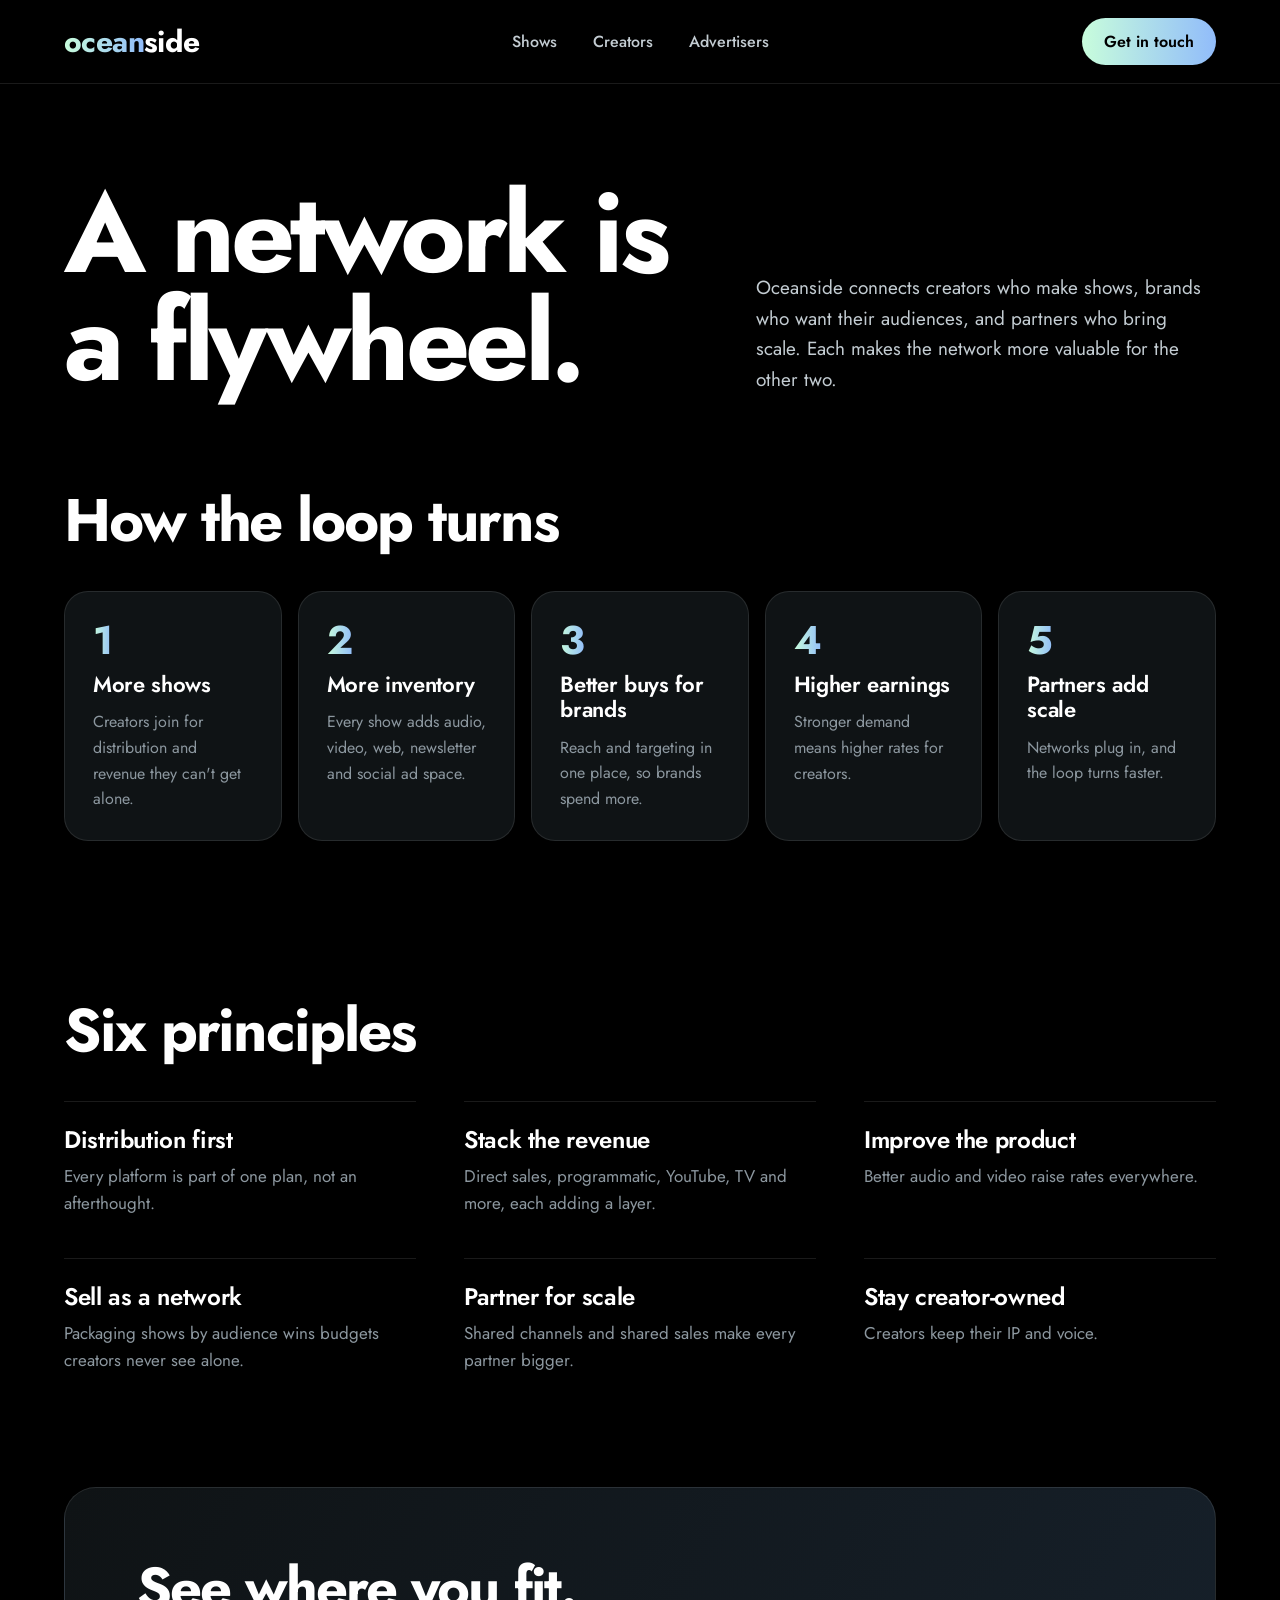
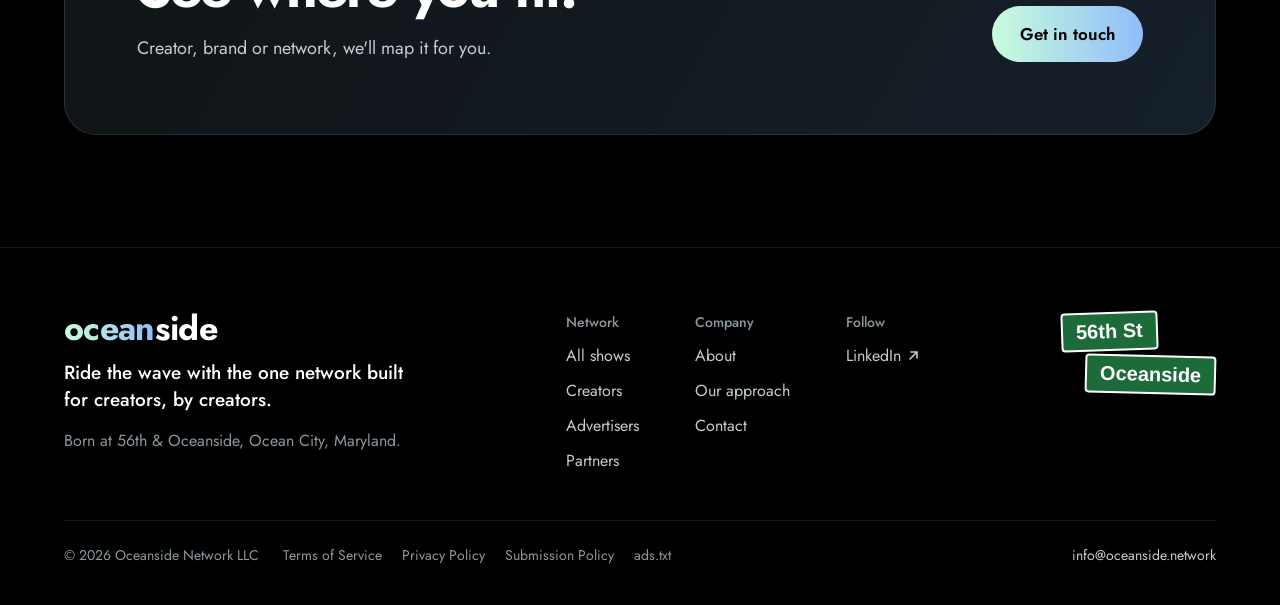
<file: approach.html>
<!doctype html>
<html lang="en">
<head>
<meta charset="utf-8">
<meta name="viewport" content="width=device-width, initial-scale=1, viewport-fit=cover">
<title>Our approach | Oceanside</title>
<meta name="description" content="How the Oceanside network works.">
<meta property="og:title" content="Our approach | Oceanside">
<meta property="og:description" content="How the Oceanside network works.">
<meta property="og:type" content="website">
<meta name="theme-color" content="#000000">
<link rel="icon" href="favicon.ico" sizes="any">
<link rel="icon" href="favicon.svg" type="image/svg+xml">
<link rel="apple-touch-icon" href="apple-touch-icon.png">
<link rel="preconnect" href="https://fonts.googleapis.com">
<link rel="preconnect" href="https://fonts.gstatic.com" crossorigin>
<link rel="stylesheet" href="https://fonts.googleapis.com/css2?family=Jost:wght@400;500;600;700;800&amp;display=swap">
<link rel="stylesheet" href="styles.css?v=8">
</head>
<body>
<div class="page">
<header class="navbar" style="height: 84px; flex-shrink: 0; box-sizing: border-box; padding: 0 64px; display: flex; align-items: center; justify-content: space-between; border-bottom: 1px solid rgba(255,255,255,0.10); background: #000000;">
<a href="./" class="om-logo" aria-label="Oceanside home" style="text-decoration: none; display: inline-flex; align-items: baseline; font-family: 'Jost', 'Futura', 'Century Gothic', 'Avenir Next', sans-serif; font-weight: 700; font-size: 30px; letter-spacing: -0.02em; line-height: 1;"><span style="background: linear-gradient(90deg, #C8FDDC, #91BCFA); -webkit-background-clip: text; background-clip: text; color: transparent;">ocean</span><span style="color: #FFFFFF;">side</span></a>
<nav aria-label="Main" class="navlinks" style="display: flex; align-items: center; gap: 4px;">
<a href="shows" style="color: #C3CCD2; background: transparent; text-decoration: none; font-size: 16px; font-weight: 500; padding: 10px 16px; border-radius: 999px;">Shows</a>
<a href="creators" style="color: #C3CCD2; background: transparent; text-decoration: none; font-size: 16px; font-weight: 500; padding: 10px 16px; border-radius: 999px;">Creators</a>
<a href="advertisers" style="color: #C3CCD2; background: transparent; text-decoration: none; font-size: 16px; font-weight: 500; padding: 10px 16px; border-radius: 999px;">Advertisers</a>
</nav>
<a href="contact" style="background: linear-gradient(90deg, #C8FDDC, #91BCFA); color: #000000; text-decoration: none; font-weight: 600; font-size: 16px; padding: 12px 22px; border-radius: 999px;">Get in touch</a>
</header>
<section class="s" style="padding: 96px 64px 96px; display: flex; flex-direction: column; gap: 48px; flex-shrink: 0;">
<div class="row" style="display: flex; justify-content: space-between; align-items: flex-end; gap: 64px;"><h1 class="h1c" style="margin: 0; font-family: 'Jost', 'Futura', 'Century Gothic', 'Avenir Next', sans-serif; font-weight: 700; font-size: 112px; line-height: 0.96; letter-spacing: -0.04em; color: #FFFFFF; max-width: 900px;">A network is<br>a flywheel.</h1><p style="margin: 0; font-size: 19px; line-height: 1.6; color: #C3CCD2; max-width: 460px;">Oceanside connects creators who make shows, brands who want their audiences, and partners who bring scale. Each makes the network more valuable for the other two.</p></div>
</section>
<section class="s" style="padding: 0 64px 96px; display: flex; flex-direction: column; gap: 40px; flex-shrink: 0;">
<h2 class="h2c" style="margin: 0; font-family: 'Jost', 'Futura', 'Century Gothic', 'Avenir Next', sans-serif; font-weight: 700; font-size: 60px; line-height: 1; letter-spacing: -0.035em; color: #FFFFFF; max-width: 900px;">How the loop turns</h2><div class="g gc" style="display: grid; grid-template-columns: repeat(5, minmax(0, 1fr)); gap: 16px;"><div style="display: flex; flex-direction: column; gap: 12px; padding: 28px; background: #0F1315; border: 1px solid rgba(255,255,255,0.10); border-radius: 24px;"><span style="font-size: 40px; font-weight: 700; line-height: 1; background: linear-gradient(90deg, #C8FDDC, #91BCFA); -webkit-background-clip: text; background-clip: text; color: transparent; align-self: flex-start;">1</span><h3 style="margin: 0; font-family: 'Jost', 'Futura', 'Century Gothic', 'Avenir Next', sans-serif; font-weight: 600; font-size: 22px; line-height: 1.15; letter-spacing: -0.015em; color: #FFFFFF;">More shows</h3><p style="margin: 0; font-size: 16px; line-height: 1.6; color: #8C979F; max-width: 620px;">Creators join for distribution and revenue they can't get alone.</p></div><div style="display: flex; flex-direction: column; gap: 12px; padding: 28px; background: #0F1315; border: 1px solid rgba(255,255,255,0.10); border-radius: 24px;"><span style="font-size: 40px; font-weight: 700; line-height: 1; background: linear-gradient(90deg, #C8FDDC, #91BCFA); -webkit-background-clip: text; background-clip: text; color: transparent; align-self: flex-start;">2</span><h3 style="margin: 0; font-family: 'Jost', 'Futura', 'Century Gothic', 'Avenir Next', sans-serif; font-weight: 600; font-size: 22px; line-height: 1.15; letter-spacing: -0.015em; color: #FFFFFF;">More inventory</h3><p style="margin: 0; font-size: 16px; line-height: 1.6; color: #8C979F; max-width: 620px;">Every show adds audio, video, web, newsletter and social ad space.</p></div><div style="display: flex; flex-direction: column; gap: 12px; padding: 28px; background: #0F1315; border: 1px solid rgba(255,255,255,0.10); border-radius: 24px;"><span style="font-size: 40px; font-weight: 700; line-height: 1; background: linear-gradient(90deg, #C8FDDC, #91BCFA); -webkit-background-clip: text; background-clip: text; color: transparent; align-self: flex-start;">3</span><h3 style="margin: 0; font-family: 'Jost', 'Futura', 'Century Gothic', 'Avenir Next', sans-serif; font-weight: 600; font-size: 22px; line-height: 1.15; letter-spacing: -0.015em; color: #FFFFFF;">Better buys for brands</h3><p style="margin: 0; font-size: 16px; line-height: 1.6; color: #8C979F; max-width: 620px;">Reach and targeting in one place, so brands spend more.</p></div><div style="display: flex; flex-direction: column; gap: 12px; padding: 28px; background: #0F1315; border: 1px solid rgba(255,255,255,0.10); border-radius: 24px;"><span style="font-size: 40px; font-weight: 700; line-height: 1; background: linear-gradient(90deg, #C8FDDC, #91BCFA); -webkit-background-clip: text; background-clip: text; color: transparent; align-self: flex-start;">4</span><h3 style="margin: 0; font-family: 'Jost', 'Futura', 'Century Gothic', 'Avenir Next', sans-serif; font-weight: 600; font-size: 22px; line-height: 1.15; letter-spacing: -0.015em; color: #FFFFFF;">Higher earnings</h3><p style="margin: 0; font-size: 16px; line-height: 1.6; color: #8C979F; max-width: 620px;">Stronger demand means higher rates for creators.</p></div><div style="display: flex; flex-direction: column; gap: 12px; padding: 28px; background: #0F1315; border: 1px solid rgba(255,255,255,0.10); border-radius: 24px;"><span style="font-size: 40px; font-weight: 700; line-height: 1; background: linear-gradient(90deg, #C8FDDC, #91BCFA); -webkit-background-clip: text; background-clip: text; color: transparent; align-self: flex-start;">5</span><h3 style="margin: 0; font-family: 'Jost', 'Futura', 'Century Gothic', 'Avenir Next', sans-serif; font-weight: 600; font-size: 22px; line-height: 1.15; letter-spacing: -0.015em; color: #FFFFFF;">Partners add scale</h3><p style="margin: 0; font-size: 16px; line-height: 1.6; color: #8C979F; max-width: 620px;">Networks plug in, and the loop turns faster.</p></div></div>
</section>
<section class="s" style="padding: 64px 64px 64px; display: flex; flex-direction: column; gap: 40px; flex-shrink: 0;">
<h2 class="h2c" style="margin: 0; font-family: 'Jost', 'Futura', 'Century Gothic', 'Avenir Next', sans-serif; font-weight: 700; font-size: 60px; line-height: 1; letter-spacing: -0.035em; color: #FFFFFF; max-width: 900px;">Six principles</h2><div class="g" style="display: grid; grid-template-columns: repeat(3, minmax(0, 1fr)); gap: 40px 48px;"><div style="display: flex; flex-direction: column; gap: 10px; padding-top: 24px; border-top: 1px solid rgba(255,255,255,0.10);"><h3 style="margin: 0; font-family: 'Jost', 'Futura', 'Century Gothic', 'Avenir Next', sans-serif; font-weight: 600; font-size: 24px; line-height: 1.15; letter-spacing: -0.015em; color: #FFFFFF;">Distribution first</h3><p style="margin: 0; font-size: 17px; line-height: 1.6; color: #8C979F; max-width: 620px;">Every platform is part of one plan, not an afterthought.</p></div><div style="display: flex; flex-direction: column; gap: 10px; padding-top: 24px; border-top: 1px solid rgba(255,255,255,0.10);"><h3 style="margin: 0; font-family: 'Jost', 'Futura', 'Century Gothic', 'Avenir Next', sans-serif; font-weight: 600; font-size: 24px; line-height: 1.15; letter-spacing: -0.015em; color: #FFFFFF;">Stack the revenue</h3><p style="margin: 0; font-size: 17px; line-height: 1.6; color: #8C979F; max-width: 620px;">Direct sales, programmatic, YouTube, TV and more, each adding a layer.</p></div><div style="display: flex; flex-direction: column; gap: 10px; padding-top: 24px; border-top: 1px solid rgba(255,255,255,0.10);"><h3 style="margin: 0; font-family: 'Jost', 'Futura', 'Century Gothic', 'Avenir Next', sans-serif; font-weight: 600; font-size: 24px; line-height: 1.15; letter-spacing: -0.015em; color: #FFFFFF;">Improve the product</h3><p style="margin: 0; font-size: 17px; line-height: 1.6; color: #8C979F; max-width: 620px;">Better audio and video raise rates everywhere.</p></div><div style="display: flex; flex-direction: column; gap: 10px; padding-top: 24px; border-top: 1px solid rgba(255,255,255,0.10);"><h3 style="margin: 0; font-family: 'Jost', 'Futura', 'Century Gothic', 'Avenir Next', sans-serif; font-weight: 600; font-size: 24px; line-height: 1.15; letter-spacing: -0.015em; color: #FFFFFF;">Sell as a network</h3><p style="margin: 0; font-size: 17px; line-height: 1.6; color: #8C979F; max-width: 620px;">Packaging shows by audience wins budgets creators never see alone.</p></div><div style="display: flex; flex-direction: column; gap: 10px; padding-top: 24px; border-top: 1px solid rgba(255,255,255,0.10);"><h3 style="margin: 0; font-family: 'Jost', 'Futura', 'Century Gothic', 'Avenir Next', sans-serif; font-weight: 600; font-size: 24px; line-height: 1.15; letter-spacing: -0.015em; color: #FFFFFF;">Partner for scale</h3><p style="margin: 0; font-size: 17px; line-height: 1.6; color: #8C979F; max-width: 620px;">Shared channels and shared sales make every partner bigger.</p></div><div style="display: flex; flex-direction: column; gap: 10px; padding-top: 24px; border-top: 1px solid rgba(255,255,255,0.10);"><h3 style="margin: 0; font-family: 'Jost', 'Futura', 'Century Gothic', 'Avenir Next', sans-serif; font-weight: 600; font-size: 24px; line-height: 1.15; letter-spacing: -0.015em; color: #FFFFFF;">Stay creator-owned</h3><p style="margin: 0; font-size: 17px; line-height: 1.6; color: #8C979F; max-width: 620px;">Creators keep their IP and voice.</p></div></div>
</section>
<section class="s" style="padding: 48px 64px 112px; display: flex; flex-direction: column; gap: 48px; flex-shrink: 0;">
<div class="row ctab" style="border-radius: 32px; padding: 72px; background: linear-gradient(120deg, #0F1315, #16202A); border: 1px solid rgba(255,255,255,0.10); display: flex; justify-content: space-between; align-items: flex-end; gap: 64px;">
<div style="display: flex; flex-direction: column; gap: 18px;"><h2 class="h2c" style="margin: 0; font-family: 'Jost', 'Futura', 'Century Gothic', 'Avenir Next', sans-serif; font-weight: 700; font-size: 56px; line-height: 1; letter-spacing: -0.035em; color: #FFFFFF; max-width: 900px;">See where you fit.</h2><p style="margin: 0; font-size: 18px; line-height: 1.6; color: #C3CCD2; max-width: 620px;">Creator, brand or network, we'll map it for you.</p></div><div style="display: flex; gap: 12px; flex-shrink: 0;"><a href="contact" style="background: linear-gradient(90deg, #C8FDDC, #91BCFA); color: #000000; text-decoration: none; font-weight: 600; font-size: 17px; padding: 16px 28px; border-radius: 999px; display: inline-block;">Get in touch</a></div></div>
</section>
<footer style="margin-top: auto; flex-shrink: 0; border-top: 1px solid rgba(255,255,255,0.10); padding: 64px 64px 40px; display: flex; flex-direction: column; gap: 48px; background: #000000;">
<div class="row" style="display: flex; justify-content: space-between; align-items: flex-start; gap: 64px;">
<div style="display: flex; flex-direction: column; gap: 14px; max-width: 360px;"><a href="./" class="om-logo" aria-label="Oceanside home" style="text-decoration: none; display: inline-flex; align-items: baseline; font-family: 'Jost', 'Futura', 'Century Gothic', 'Avenir Next', sans-serif; font-weight: 700; font-size: 34px; letter-spacing: -0.02em; line-height: 1;"><span style="background: linear-gradient(90deg, #C8FDDC, #91BCFA); -webkit-background-clip: text; background-clip: text; color: transparent;">ocean</span><span style="color: #FFFFFF;">side</span></a><p style="margin: 0; font-size: 19px; font-weight: 500; line-height: 1.4; color: #FFFFFF;">Ride the wave with the one network built for creators, by creators.</p><p style="margin: 0; font-size: 16px; line-height: 1.6; color: #8C979F;">Born at 56th &amp; Oceanside, Ocean City, Maryland.</p></div>
<div style="display: flex; gap: 56px;">
<div style="display: flex; flex-direction: column; gap: 12px;"><div style="font-size: 14px; color: #8C979F; font-weight: 500;">Network</div><a href="shows" style="color: #C3CCD2; text-decoration: none; font-size: 16px;">All shows</a><a href="creators" style="color: #C3CCD2; text-decoration: none; font-size: 16px;">Creators</a><a href="advertisers" style="color: #C3CCD2; text-decoration: none; font-size: 16px;">Advertisers</a><a href="partners" style="color: #C3CCD2; text-decoration: none; font-size: 16px;">Partners</a></div>
<div style="display: flex; flex-direction: column; gap: 12px;"><div style="font-size: 14px; color: #8C979F; font-weight: 500;">Company</div><a href="about" style="color: #C3CCD2; text-decoration: none; font-size: 16px;">About</a><a href="approach" style="color: #C3CCD2; text-decoration: none; font-size: 16px;">Our approach</a><a href="contact" style="color: #C3CCD2; text-decoration: none; font-size: 16px;">Contact</a></div>
<div style="display: flex; flex-direction: column; gap: 12px;"><div style="font-size: 14px; color: #8C979F; font-weight: 500;">Follow</div><a href="https://www.linkedin.com/company/oceanside-media-network" target="_blank" rel="noopener" style="color: #C3CCD2; text-decoration: none; font-size: 16px; display: inline-flex; align-items: center;">LinkedIn<svg width="12" height="12" viewBox="0 0 12 12" fill="none" aria-hidden="true" style="margin-left: 6px;"><path d="M4 2h6v6M10 2L3 9" stroke="currentColor" stroke-width="1.6" stroke-linecap="round"></path></svg><span style="position: absolute; width: 1px; height: 1px; overflow: hidden; clip: rect(0 0 0 0);"> (opens in a new tab)</span></a></div>
</div>
<div aria-label="Street sign: 56th Street and Oceanside" style="display: flex; flex-direction: column; gap: 4px; align-items: flex-start;"><div style="background: #1E6B3A; color: #FFFFFF; border: 2px solid #FFFFFF; border-radius: 4px; padding: 6px 13px; font-family: Helvetica, Arial, sans-serif; font-weight: 700; font-size: 20px; margin-left: 0px; transform: rotate(-2deg);">56th St</div><div style="background: #1E6B3A; color: #FFFFFF; border: 2px solid #FFFFFF; border-radius: 4px; padding: 6px 13px; font-family: Helvetica, Arial, sans-serif; font-weight: 700; font-size: 20px; margin-left: 24px; transform: rotate(1.5deg);">Oceanside</div></div>
</div>
<div style="display: flex; justify-content: space-between; align-items: center; flex-wrap: wrap; gap: 16px 32px; padding-top: 24px; border-top: 1px solid rgba(255,255,255,0.10); font-size: 14px; color: #8C979F;"><div style="display: flex; align-items: center; flex-wrap: wrap; gap: 8px 24px;"><span>© 2026 Oceanside Network LLC</span><nav aria-label="Legal" style="display: flex; flex-wrap: wrap; gap: 8px 20px;"><a href="terms" style="color: #8C979F; text-decoration: none;">Terms of Service</a><a href="privacy" style="color: #8C979F; text-decoration: none;">Privacy Policy</a><a href="submissions" style="color: #8C979F; text-decoration: none;">Submission Policy</a><a href="ads-txt" style="color: #8C979F; text-decoration: none;">ads.txt</a></nav></div><a href="mailto:info@oceanside.network" style="color: #C3CCD2; text-decoration: none;">info@oceanside.network</a></div>
</footer>
</div>
<script src="site.js?v=8"></script>
</body>
</html>
</file>
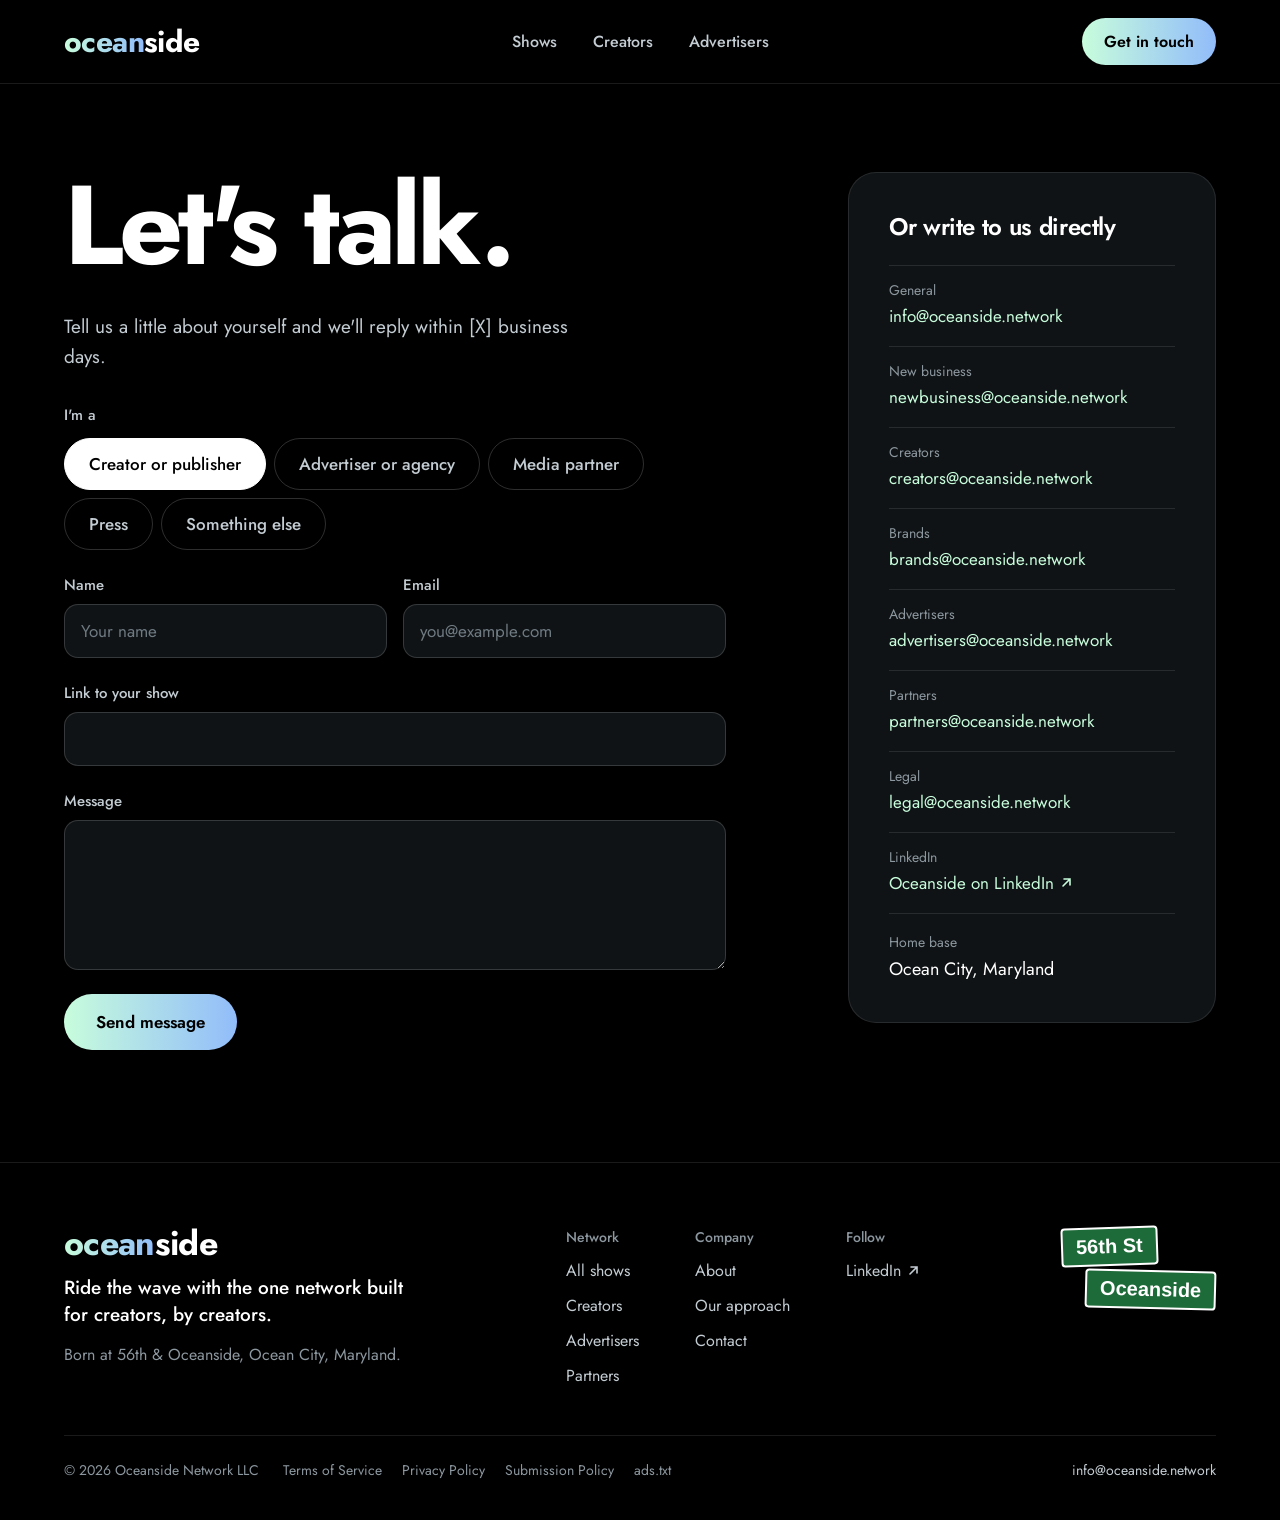
<file: contact.html>
<!doctype html>
<html lang="en">
<head>
<meta charset="utf-8">
<meta name="viewport" content="width=device-width, initial-scale=1, viewport-fit=cover">
<title>Contact | Oceanside</title>
<meta name="description" content="Contact Oceanside.">
<meta property="og:title" content="Contact | Oceanside">
<meta property="og:description" content="Contact Oceanside.">
<meta property="og:type" content="website">
<meta name="theme-color" content="#000000">
<link rel="icon" href="favicon.ico" sizes="any">
<link rel="icon" href="favicon.svg" type="image/svg+xml">
<link rel="apple-touch-icon" href="apple-touch-icon.png">
<link rel="preconnect" href="https://fonts.googleapis.com">
<link rel="preconnect" href="https://fonts.gstatic.com" crossorigin>
<link rel="stylesheet" href="https://fonts.googleapis.com/css2?family=Jost:wght@400;500;600;700;800&amp;display=swap">
<link rel="stylesheet" href="styles.css?v=8">
</head>
<body>
<div class="page">
<header class="navbar" style="height: 84px; flex-shrink: 0; box-sizing: border-box; padding: 0 64px; display: flex; align-items: center; justify-content: space-between; border-bottom: 1px solid rgba(255,255,255,0.10); background: #000000;">
<a href="./" class="om-logo" aria-label="Oceanside home" style="text-decoration: none; display: inline-flex; align-items: baseline; font-family: 'Jost', 'Futura', 'Century Gothic', 'Avenir Next', sans-serif; font-weight: 700; font-size: 30px; letter-spacing: -0.02em; line-height: 1;"><span style="background: linear-gradient(90deg, #C8FDDC, #91BCFA); -webkit-background-clip: text; background-clip: text; color: transparent;">ocean</span><span style="color: #FFFFFF;">side</span></a>
<nav aria-label="Main" class="navlinks" style="display: flex; align-items: center; gap: 4px;">
<a href="shows" style="color: #C3CCD2; background: transparent; text-decoration: none; font-size: 16px; font-weight: 500; padding: 10px 16px; border-radius: 999px;">Shows</a>
<a href="creators" style="color: #C3CCD2; background: transparent; text-decoration: none; font-size: 16px; font-weight: 500; padding: 10px 16px; border-radius: 999px;">Creators</a>
<a href="advertisers" style="color: #C3CCD2; background: transparent; text-decoration: none; font-size: 16px; font-weight: 500; padding: 10px 16px; border-radius: 999px;">Advertisers</a>
</nav>
<a href="contact" style="background: linear-gradient(90deg, #C8FDDC, #91BCFA); color: #000000; text-decoration: none; font-weight: 600; font-size: 16px; padding: 12px 22px; border-radius: 999px;">Get in touch</a>
</header>
<section class="g g12 s" style="padding: 88px 64px 112px; display: grid; grid-template-columns: repeat(12, minmax(0, 1fr)); column-gap: 24px; flex-shrink: 0;">
<div style="grid-column: 1 / span 7; display: flex; flex-direction: column; gap: 32px;"><h1 class="h1c" style="margin: 0; font-family: 'Jost', 'Futura', 'Century Gothic', 'Avenir Next', sans-serif; font-weight: 700; font-size: 112px; line-height: 0.96; letter-spacing: -0.04em; color: #FFFFFF; max-width: 1200px;">Let's talk.</h1><p style="margin: 0; font-size: 19px; line-height: 1.6; color: #C3CCD2; max-width: 520px;">Tell us a little about yourself and we'll reply within [X] business days.</p>
<div id="c-form"><div style="display: flex; flex-direction: column; gap: 24px;">
<fieldset style="border: none; margin: 0; padding: 0;"><legend style="font-weight: 500; font-size: 15px; color: #C3CCD2; margin-bottom: 12px; padding: 0;">I'm a</legend><div style="display: flex; flex-wrap: wrap; gap: 8px;"><button type="button" class="chip lg kind" data-kind="creator" data-hint="Link to your show" aria-pressed="true">Creator or publisher</button><button type="button" class="chip lg kind" data-kind="brand" data-hint="Campaign timing and budget range" aria-pressed="false">Advertiser or agency</button><button type="button" class="chip lg kind" data-kind="partner" data-hint="Your company or network" aria-pressed="false">Media partner</button><button type="button" class="chip lg kind" data-kind="press" data-hint="Publication and deadline" aria-pressed="false">Press</button><button type="button" class="chip lg kind" data-kind="other" data-hint="Anything we should know" aria-pressed="false">Something else</button></div></fieldset>
<div class="g" style="display: grid; grid-template-columns: repeat(2, minmax(0, 1fr)); gap: 16px;"><div style="display: flex; flex-direction: column; gap: 8px;"><label for="c-name" style="font-weight: 500; font-size: 15px; color: #C3CCD2;">Name</label><input id="c-name" type="text" placeholder="Your name" style="min-height: 54px; box-sizing: border-box; padding: 14px 16px; border: 1px solid rgba(255,255,255,0.16); border-radius: 14px; font-size: 17px; font-family: inherit; background: #0F1315; color: #FFFFFF; width: 100%;"></div><div style="display: flex; flex-direction: column; gap: 8px;"><label for="c-email" style="font-weight: 500; font-size: 15px; color: #C3CCD2;">Email</label><input id="c-email" type="email" placeholder="you@example.com" style="min-height: 54px; box-sizing: border-box; padding: 14px 16px; border: 1px solid rgba(255,255,255,0.16); border-radius: 14px; font-size: 17px; font-family: inherit; background: #0F1315; color: #FFFFFF; width: 100%;"></div></div>
<div style="display: flex; flex-direction: column; gap: 8px;"><label id="c-detail-label" for="c-detail" style="font-weight: 500; font-size: 15px; color: #C3CCD2;">Link to your show</label><input id="c-detail" type="text" style="min-height: 54px; box-sizing: border-box; padding: 14px 16px; border: 1px solid rgba(255,255,255,0.16); border-radius: 14px; font-size: 17px; font-family: inherit; background: #0F1315; color: #FFFFFF; width: 100%;"></div>
<div style="display: flex; flex-direction: column; gap: 8px;"><label for="c-msg" style="font-weight: 500; font-size: 15px; color: #C3CCD2;">Message</label><textarea id="c-msg" rows="5" style="min-height: 54px; box-sizing: border-box; padding: 14px 16px; border: 1px solid rgba(255,255,255,0.16); border-radius: 14px; font-size: 17px; font-family: inherit; background: #0F1315; color: #FFFFFF; width: 100%; resize: vertical;"></textarea></div>
<div><button type="button" id="c-send" style="min-height: 56px; background: linear-gradient(90deg, #C8FDDC, #91BCFA); color: #000000; border: none; font-weight: 600; font-size: 17px; font-family: inherit; padding: 16px 32px; border-radius: 999px; cursor: pointer;">Send message</button></div>
</div></div>
<div id="c-sent" hidden><div role="status" style="display: flex; flex-direction: column; gap: 16px; padding: 40px; background: #0F1315; border: 1px solid rgba(255,255,255,0.10); border-radius: 24px;"><h3 style="margin: 0; font-family: 'Jost', 'Futura', 'Century Gothic', 'Avenir Next', sans-serif; font-weight: 600; font-size: 32px; line-height: 1.15; letter-spacing: -0.015em; color: #FFFFFF;">Message sent.</h3><p style="margin: 0; font-size: 18px; line-height: 1.6; color: #C3CCD2; max-width: 620px;">Thanks for reaching out. We'll reply by email within [X] business days.</p><div><button type="button" id="c-reset" style="min-height: 48px; background: transparent; color: #FFFFFF; border: 1px solid rgba(255,255,255,0.35); font-weight: 600; font-size: 16px; font-family: inherit; padding: 12px 24px; border-radius: 999px; cursor: pointer;">Send another message</button></div></div></div>
</div>
<aside style="grid-column: 9 / span 4; align-self: start; background: #0F1315; border: 1px solid rgba(255,255,255,0.10); border-radius: 28px; padding: 40px; display: flex; flex-direction: column; gap: 4px;">
<h3 style="margin: 0; font-family: 'Jost', 'Futura', 'Century Gothic', 'Avenir Next', sans-serif; font-weight: 600; font-size: 24px; line-height: 1.15; letter-spacing: -0.015em; color: #FFFFFF;">Or write to us directly</h3><div style="height: 16px;"></div>
<div style="display: flex; flex-direction: column; gap: 4px; padding: 14px 0; border-top: 1px solid rgba(255,255,255,0.10);"><span style="font-size: 14px; color: #8C979F;">General</span><a href="mailto:info@oceanside.network" style="font-size: 17px; text-decoration: none; overflow-wrap: anywhere;">info@oceanside.network</a></div><div style="display: flex; flex-direction: column; gap: 4px; padding: 14px 0; border-top: 1px solid rgba(255,255,255,0.10);"><span style="font-size: 14px; color: #8C979F;">New business</span><a href="mailto:newbusiness@oceanside.network" style="font-size: 17px; text-decoration: none; overflow-wrap: anywhere;">newbusiness@oceanside.network</a></div><div style="display: flex; flex-direction: column; gap: 4px; padding: 14px 0; border-top: 1px solid rgba(255,255,255,0.10);"><span style="font-size: 14px; color: #8C979F;">Creators</span><a href="mailto:creators@oceanside.network" style="font-size: 17px; text-decoration: none; overflow-wrap: anywhere;">creators@oceanside.network</a></div><div style="display: flex; flex-direction: column; gap: 4px; padding: 14px 0; border-top: 1px solid rgba(255,255,255,0.10);"><span style="font-size: 14px; color: #8C979F;">Brands</span><a href="mailto:brands@oceanside.network" style="font-size: 17px; text-decoration: none; overflow-wrap: anywhere;">brands@oceanside.network</a></div><div style="display: flex; flex-direction: column; gap: 4px; padding: 14px 0; border-top: 1px solid rgba(255,255,255,0.10);"><span style="font-size: 14px; color: #8C979F;">Advertisers</span><a href="mailto:advertisers@oceanside.network" style="font-size: 17px; text-decoration: none; overflow-wrap: anywhere;">advertisers@oceanside.network</a></div><div style="display: flex; flex-direction: column; gap: 4px; padding: 14px 0; border-top: 1px solid rgba(255,255,255,0.10);"><span style="font-size: 14px; color: #8C979F;">Partners</span><a href="mailto:partners@oceanside.network" style="font-size: 17px; text-decoration: none; overflow-wrap: anywhere;">partners@oceanside.network</a></div><div style="display: flex; flex-direction: column; gap: 4px; padding: 14px 0; border-top: 1px solid rgba(255,255,255,0.10);"><span style="font-size: 14px; color: #8C979F;">Legal</span><a href="mailto:legal@oceanside.network" style="font-size: 17px; text-decoration: none; overflow-wrap: anywhere;">legal@oceanside.network</a></div>
<div style="display: flex; flex-direction: column; gap: 4px; padding: 14px 0; border-top: 1px solid rgba(255,255,255,0.10);"><span style="font-size: 14px; color: #8C979F;">LinkedIn</span><a href="https://www.linkedin.com/company/oceanside-media-network" target="_blank" rel="noopener" style="font-size: 17px; text-decoration: none; display: inline-flex; align-items: center;">Oceanside on LinkedIn<svg width="12" height="12" viewBox="0 0 12 12" fill="none" aria-hidden="true" style="margin-left: 6px;"><path d="M4 2h6v6M10 2L3 9" stroke="currentColor" stroke-width="1.6" stroke-linecap="round"></path></svg><span style="position: absolute; width: 1px; height: 1px; overflow: hidden; clip: rect(0 0 0 0);"> (opens in a new tab)</span></a></div>
<div style="display: flex; flex-direction: column; gap: 4px; padding-top: 18px; border-top: 1px solid rgba(255,255,255,0.10);"><span style="font-size: 14px; color: #8C979F;">Home base</span><span style="font-size: 18px;">Ocean City, Maryland</span></div>
</aside></section>
<footer style="margin-top: auto; flex-shrink: 0; border-top: 1px solid rgba(255,255,255,0.10); padding: 64px 64px 40px; display: flex; flex-direction: column; gap: 48px; background: #000000;">
<div class="row" style="display: flex; justify-content: space-between; align-items: flex-start; gap: 64px;">
<div style="display: flex; flex-direction: column; gap: 14px; max-width: 360px;"><a href="./" class="om-logo" aria-label="Oceanside home" style="text-decoration: none; display: inline-flex; align-items: baseline; font-family: 'Jost', 'Futura', 'Century Gothic', 'Avenir Next', sans-serif; font-weight: 700; font-size: 34px; letter-spacing: -0.02em; line-height: 1;"><span style="background: linear-gradient(90deg, #C8FDDC, #91BCFA); -webkit-background-clip: text; background-clip: text; color: transparent;">ocean</span><span style="color: #FFFFFF;">side</span></a><p style="margin: 0; font-size: 19px; font-weight: 500; line-height: 1.4; color: #FFFFFF;">Ride the wave with the one network built for creators, by creators.</p><p style="margin: 0; font-size: 16px; line-height: 1.6; color: #8C979F;">Born at 56th &amp; Oceanside, Ocean City, Maryland.</p></div>
<div style="display: flex; gap: 56px;">
<div style="display: flex; flex-direction: column; gap: 12px;"><div style="font-size: 14px; color: #8C979F; font-weight: 500;">Network</div><a href="shows" style="color: #C3CCD2; text-decoration: none; font-size: 16px;">All shows</a><a href="creators" style="color: #C3CCD2; text-decoration: none; font-size: 16px;">Creators</a><a href="advertisers" style="color: #C3CCD2; text-decoration: none; font-size: 16px;">Advertisers</a><a href="partners" style="color: #C3CCD2; text-decoration: none; font-size: 16px;">Partners</a></div>
<div style="display: flex; flex-direction: column; gap: 12px;"><div style="font-size: 14px; color: #8C979F; font-weight: 500;">Company</div><a href="about" style="color: #C3CCD2; text-decoration: none; font-size: 16px;">About</a><a href="approach" style="color: #C3CCD2; text-decoration: none; font-size: 16px;">Our approach</a><a href="contact" style="color: #C3CCD2; text-decoration: none; font-size: 16px;">Contact</a></div>
<div style="display: flex; flex-direction: column; gap: 12px;"><div style="font-size: 14px; color: #8C979F; font-weight: 500;">Follow</div><a href="https://www.linkedin.com/company/oceanside-media-network" target="_blank" rel="noopener" style="color: #C3CCD2; text-decoration: none; font-size: 16px; display: inline-flex; align-items: center;">LinkedIn<svg width="12" height="12" viewBox="0 0 12 12" fill="none" aria-hidden="true" style="margin-left: 6px;"><path d="M4 2h6v6M10 2L3 9" stroke="currentColor" stroke-width="1.6" stroke-linecap="round"></path></svg><span style="position: absolute; width: 1px; height: 1px; overflow: hidden; clip: rect(0 0 0 0);"> (opens in a new tab)</span></a></div>
</div>
<div aria-label="Street sign: 56th Street and Oceanside" style="display: flex; flex-direction: column; gap: 4px; align-items: flex-start;"><div style="background: #1E6B3A; color: #FFFFFF; border: 2px solid #FFFFFF; border-radius: 4px; padding: 6px 13px; font-family: Helvetica, Arial, sans-serif; font-weight: 700; font-size: 20px; margin-left: 0px; transform: rotate(-2deg);">56th St</div><div style="background: #1E6B3A; color: #FFFFFF; border: 2px solid #FFFFFF; border-radius: 4px; padding: 6px 13px; font-family: Helvetica, Arial, sans-serif; font-weight: 700; font-size: 20px; margin-left: 24px; transform: rotate(1.5deg);">Oceanside</div></div>
</div>
<div style="display: flex; justify-content: space-between; align-items: center; flex-wrap: wrap; gap: 16px 32px; padding-top: 24px; border-top: 1px solid rgba(255,255,255,0.10); font-size: 14px; color: #8C979F;"><div style="display: flex; align-items: center; flex-wrap: wrap; gap: 8px 24px;"><span>© 2026 Oceanside Network LLC</span><nav aria-label="Legal" style="display: flex; flex-wrap: wrap; gap: 8px 20px;"><a href="terms" style="color: #8C979F; text-decoration: none;">Terms of Service</a><a href="privacy" style="color: #8C979F; text-decoration: none;">Privacy Policy</a><a href="submissions" style="color: #8C979F; text-decoration: none;">Submission Policy</a><a href="ads-txt" style="color: #8C979F; text-decoration: none;">ads.txt</a></nav></div><a href="mailto:info@oceanside.network" style="color: #C3CCD2; text-decoration: none;">info@oceanside.network</a></div>
</footer>
</div>
<script src="site.js?v=8"></script>
</body>
</html>
</file>
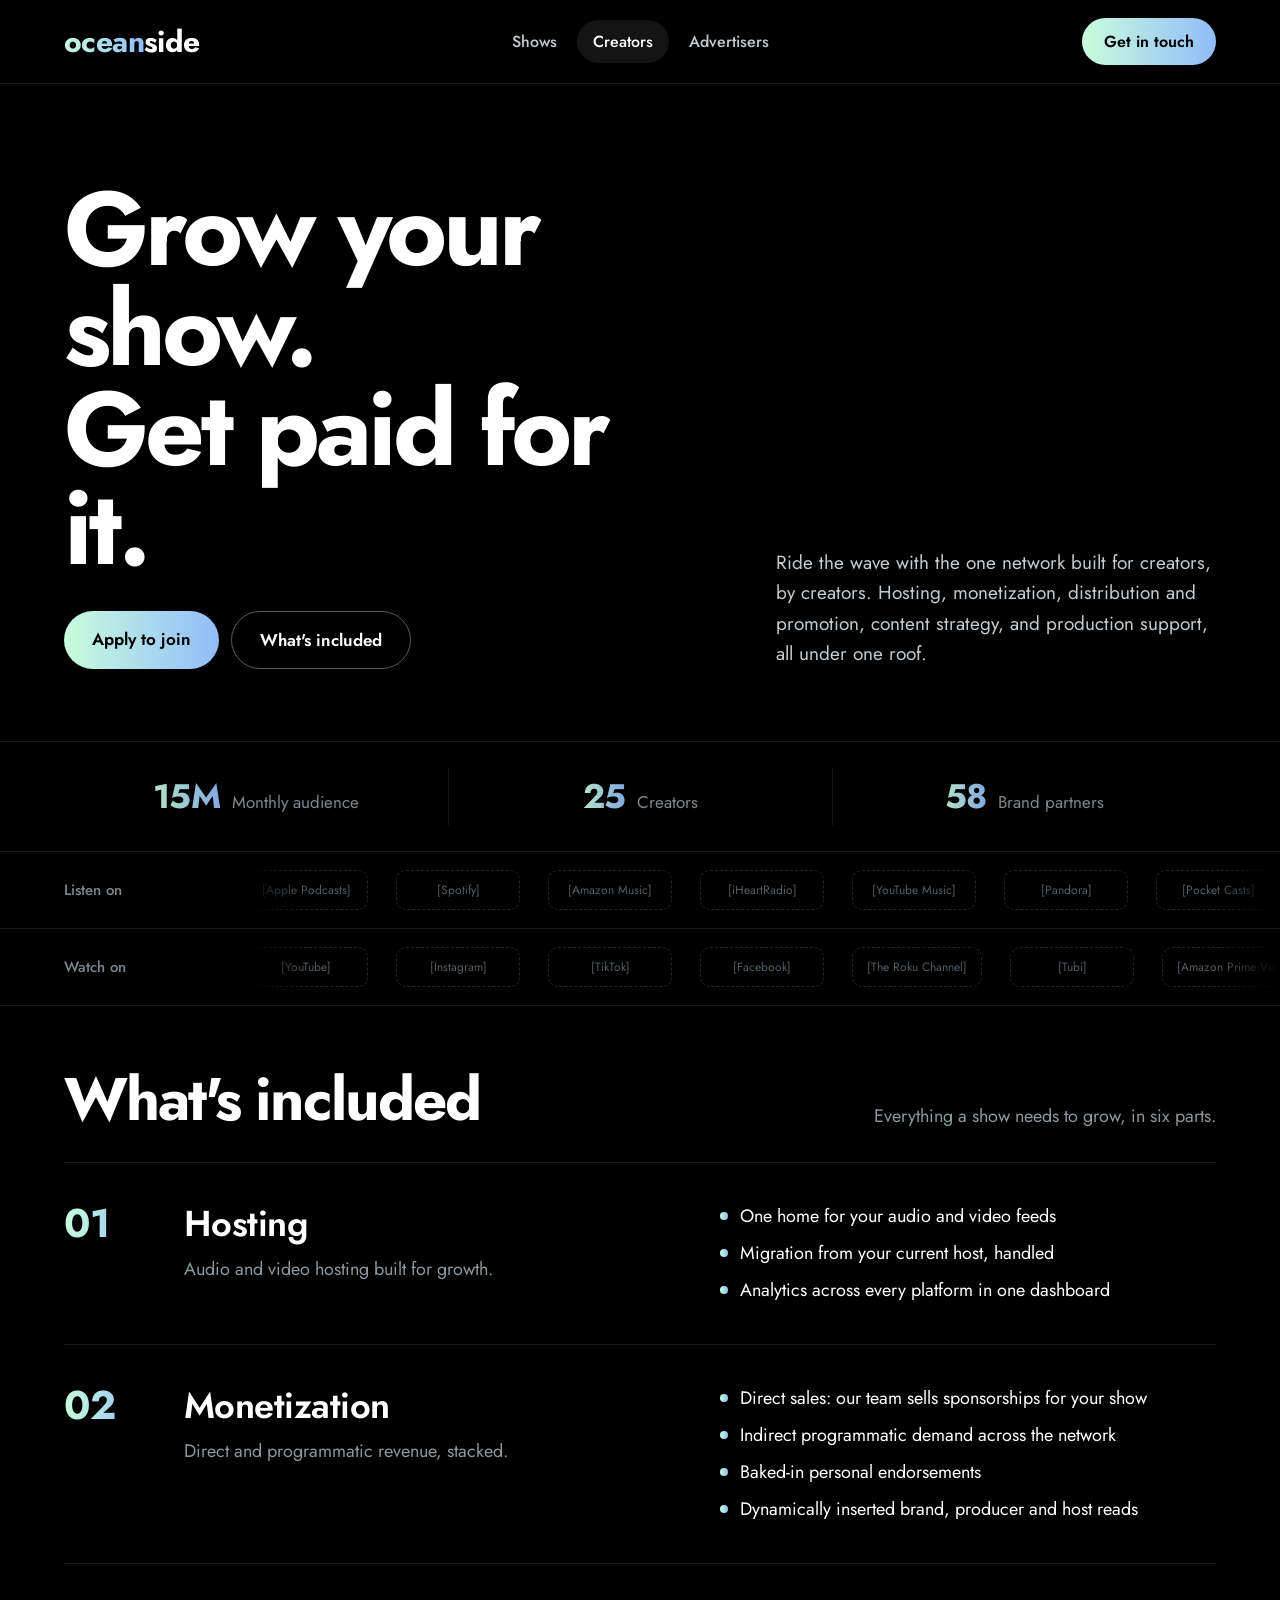
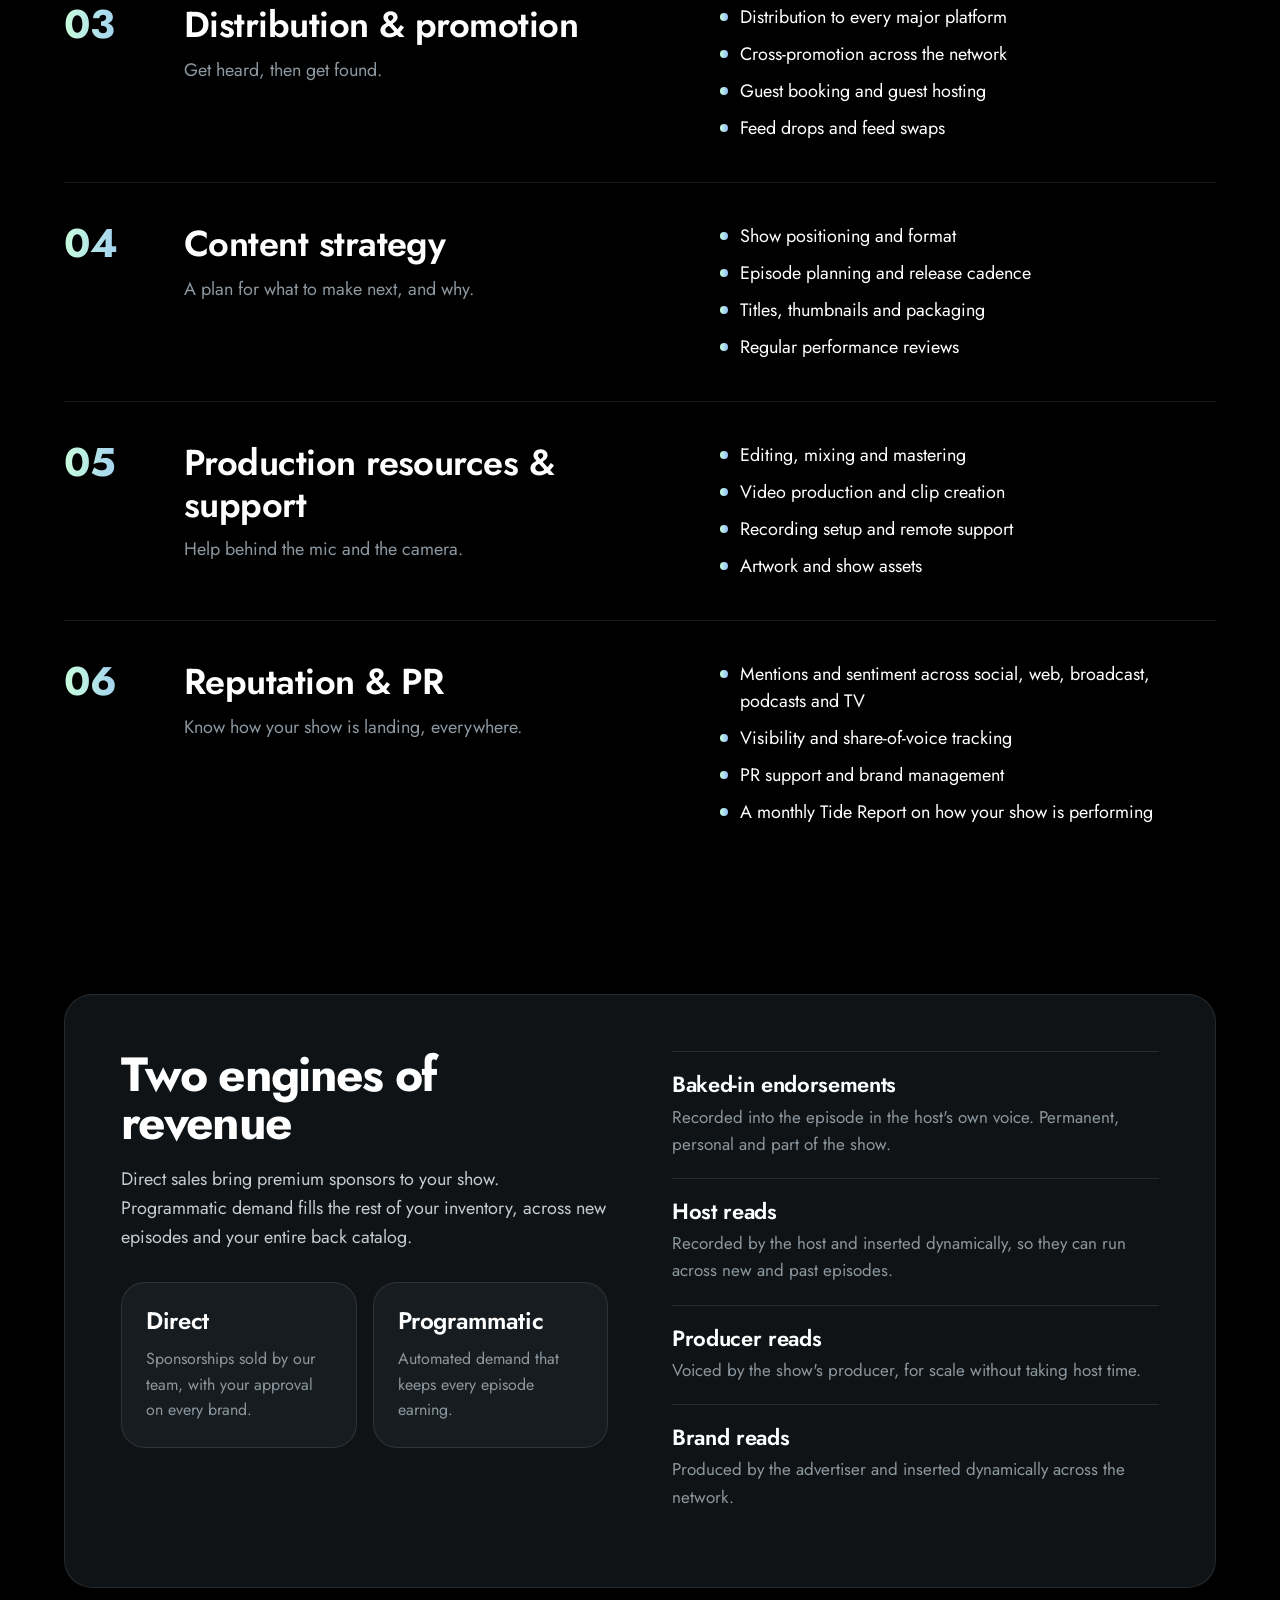
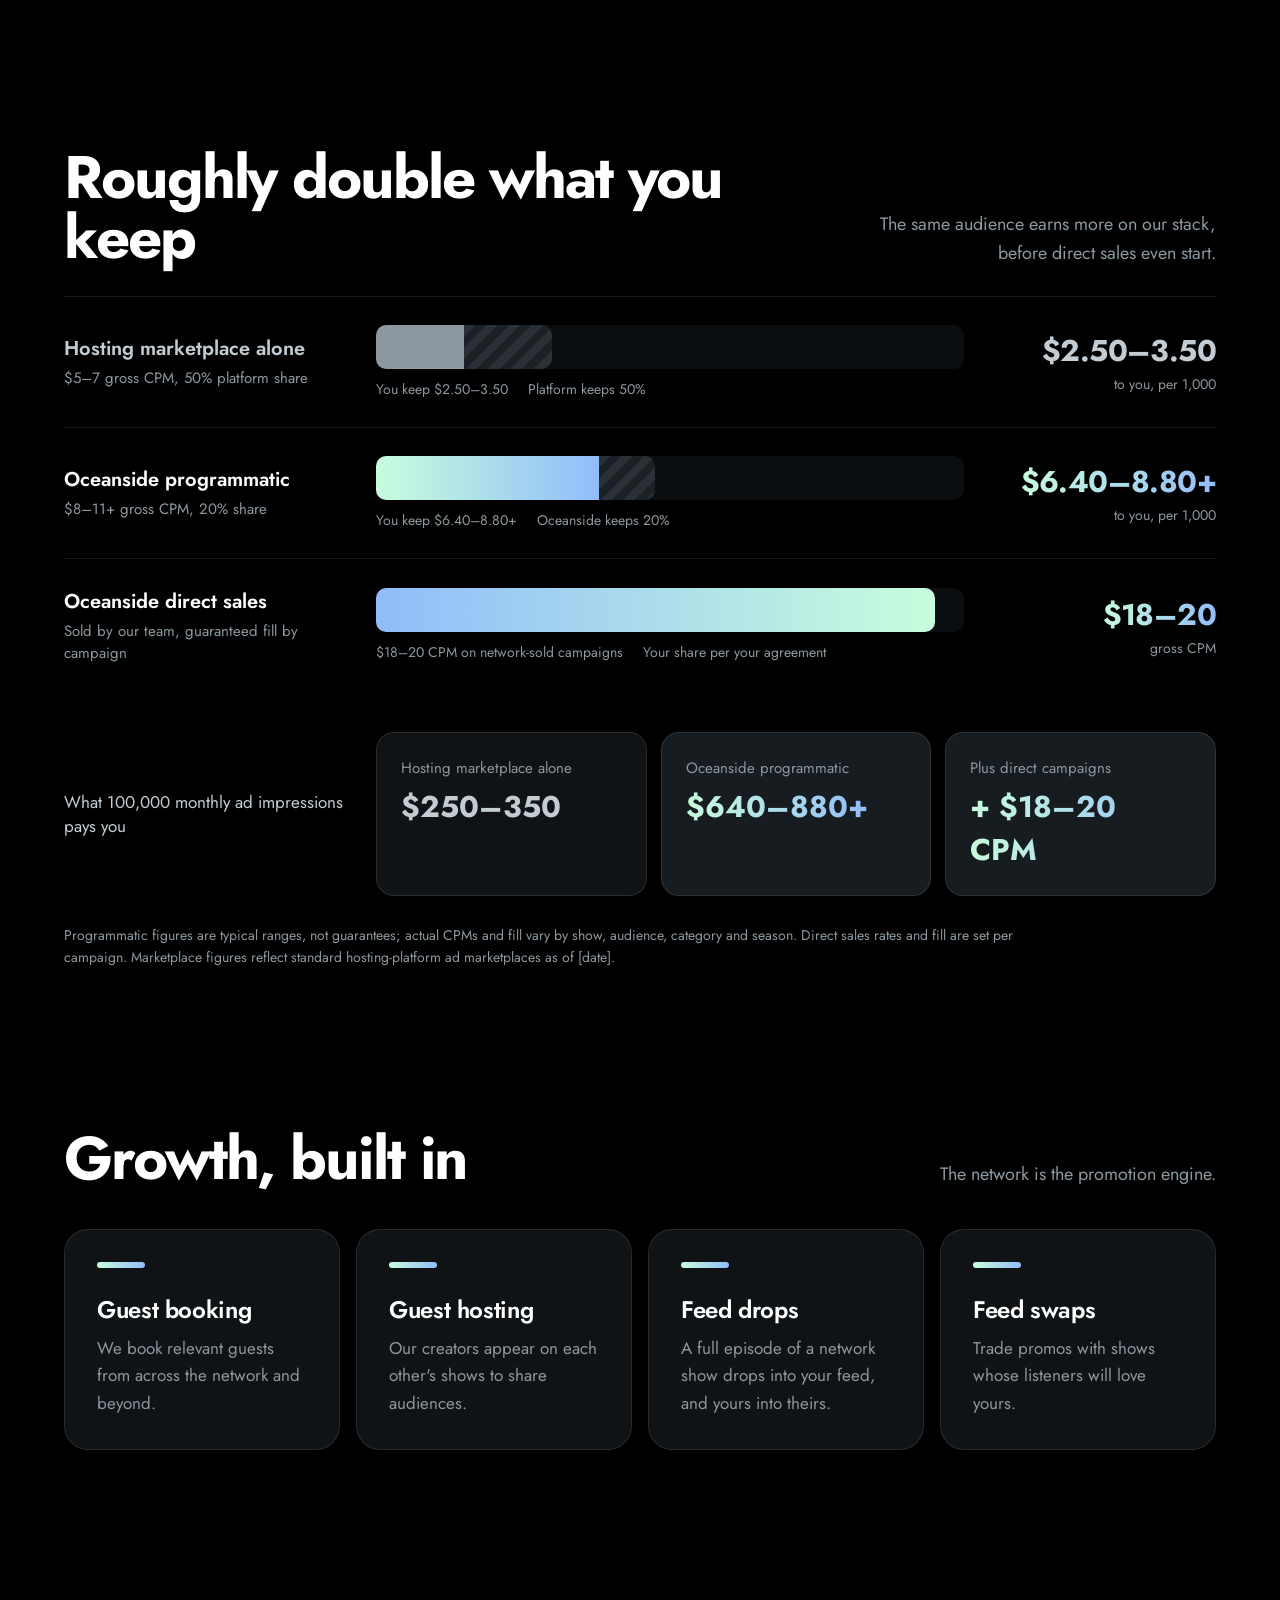
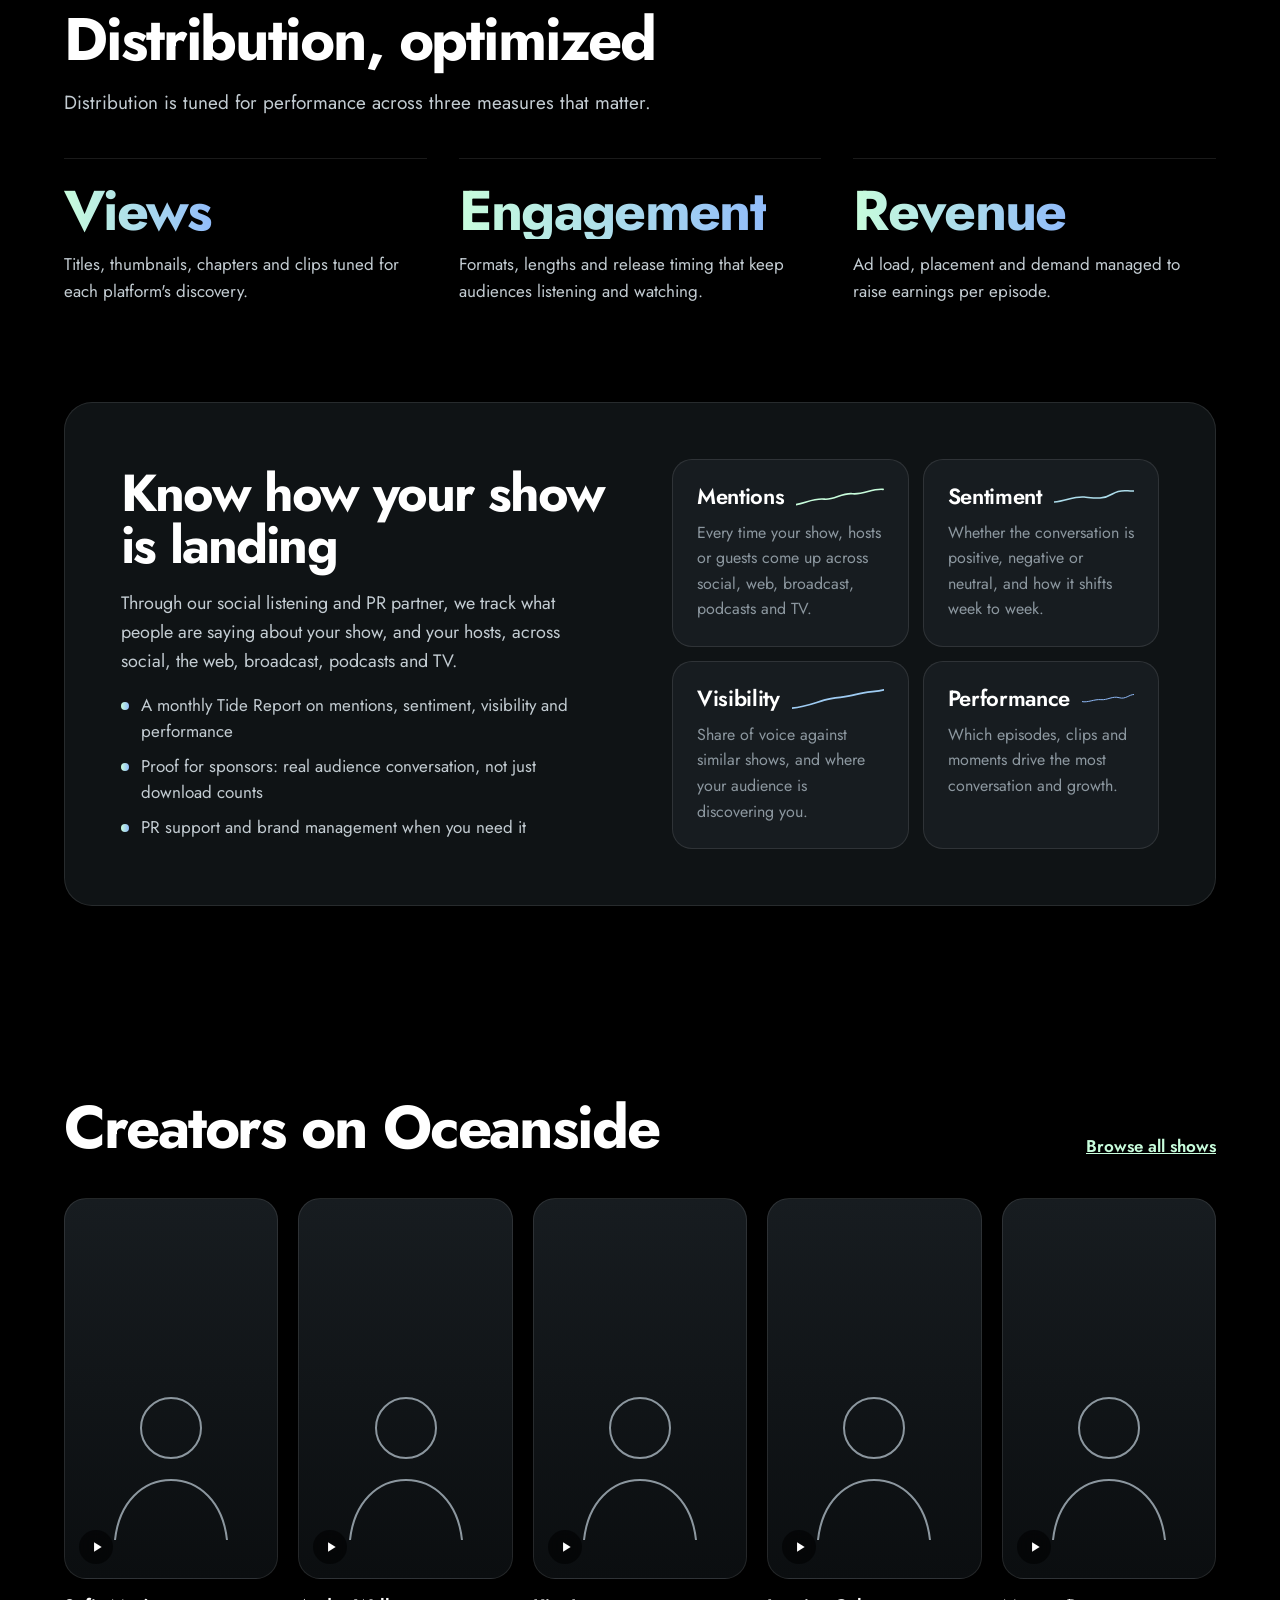
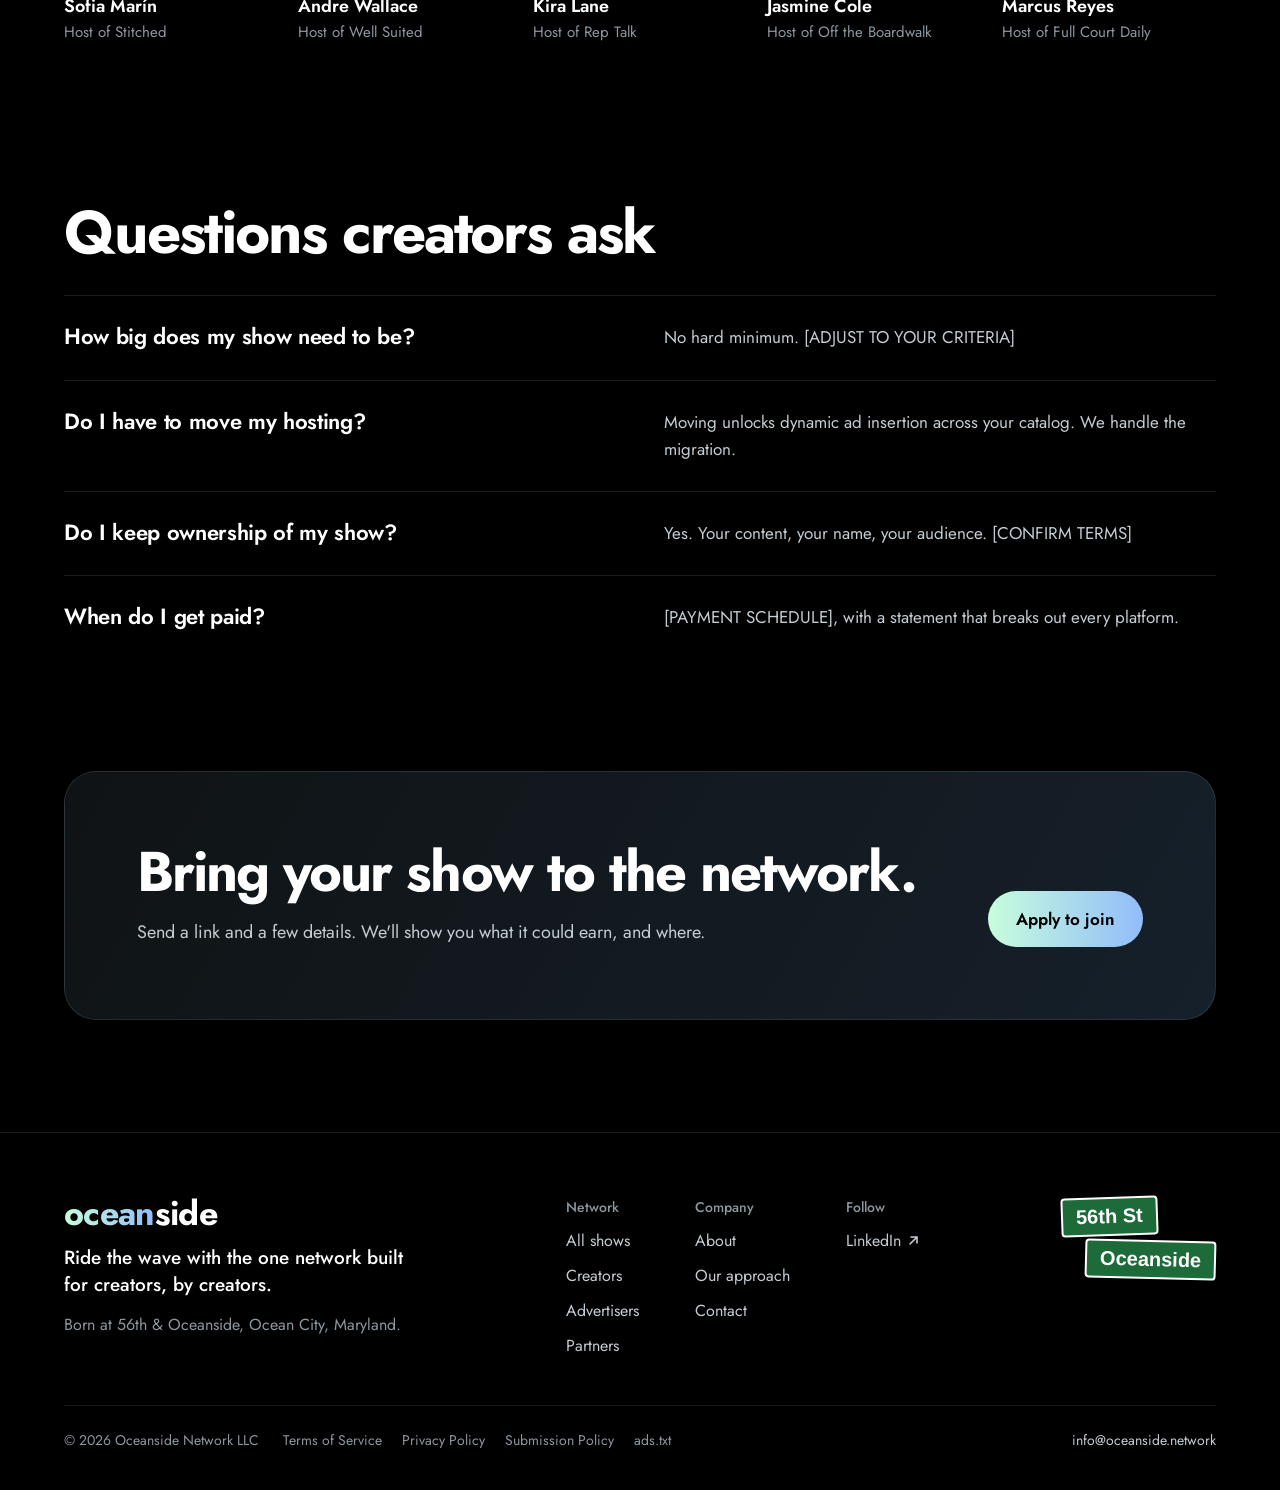
<file: creators.html>
<!doctype html>
<html lang="en">
<head>
<meta charset="utf-8">
<meta name="viewport" content="width=device-width, initial-scale=1, viewport-fit=cover">
<title>For creators | Oceanside</title>
<meta name="description" content="Hosting, direct and programmatic monetization, distribution, promotion, content strategy and production support for creators.">
<meta property="og:title" content="For creators | Oceanside">
<meta property="og:description" content="Hosting, direct and programmatic monetization, distribution, promotion, content strategy and production support for creators.">
<meta property="og:type" content="website">
<meta name="theme-color" content="#000000">
<link rel="icon" href="favicon.ico" sizes="any">
<link rel="icon" href="favicon.svg" type="image/svg+xml">
<link rel="apple-touch-icon" href="apple-touch-icon.png">
<link rel="preconnect" href="https://fonts.googleapis.com">
<link rel="preconnect" href="https://fonts.gstatic.com" crossorigin>
<link rel="stylesheet" href="https://fonts.googleapis.com/css2?family=Jost:wght@400;500;600;700;800&amp;display=swap">
<link rel="stylesheet" href="styles.css?v=8">
</head>
<body>
<div class="page">
<header class="navbar" style="height: 84px; flex-shrink: 0; box-sizing: border-box; padding: 0 64px; display: flex; align-items: center; justify-content: space-between; border-bottom: 1px solid rgba(255,255,255,0.10); background: #000000;">
<a href="./" class="om-logo" aria-label="Oceanside home" style="text-decoration: none; display: inline-flex; align-items: baseline; font-family: 'Jost', 'Futura', 'Century Gothic', 'Avenir Next', sans-serif; font-weight: 700; font-size: 30px; letter-spacing: -0.02em; line-height: 1;"><span style="background: linear-gradient(90deg, #C8FDDC, #91BCFA); -webkit-background-clip: text; background-clip: text; color: transparent;">ocean</span><span style="color: #FFFFFF;">side</span></a>
<nav aria-label="Main" class="navlinks" style="display: flex; align-items: center; gap: 4px;">
<a href="shows" style="color: #C3CCD2; background: transparent; text-decoration: none; font-size: 16px; font-weight: 500; padding: 10px 16px; border-radius: 999px;">Shows</a>
<a href="creators" aria-current="page" style="color: #FFFFFF; background: rgba(255,255,255,0.08); text-decoration: none; font-size: 16px; font-weight: 500; padding: 10px 16px; border-radius: 999px;">Creators</a>
<a href="advertisers" style="color: #C3CCD2; background: transparent; text-decoration: none; font-size: 16px; font-weight: 500; padding: 10px 16px; border-radius: 999px;">Advertisers</a>
</nav>
<a href="contact" style="background: linear-gradient(90deg, #C8FDDC, #91BCFA); color: #000000; text-decoration: none; font-weight: 600; font-size: 16px; padding: 12px 22px; border-radius: 999px;">Get in touch</a>
</header>
<section class="s" style="padding: 96px 64px 72px; display: flex; flex-direction: column; gap: 48px; flex-shrink: 0;">
<div class="row" style="display: flex; justify-content: space-between; align-items: flex-end; gap: 64px;"><div style="display: flex; flex-direction: column; gap: 32px;"><h1 class="h1c" style="margin: 0; font-family: 'Jost', 'Futura', 'Century Gothic', 'Avenir Next', sans-serif; font-weight: 700; font-size: 104px; line-height: 0.96; letter-spacing: -0.04em; color: #FFFFFF; max-width: 900px;">Grow your show.<br>Get paid for it.</h1><div style="display: flex; gap: 12px;"><a href="contact" style="background: linear-gradient(90deg, #C8FDDC, #91BCFA); color: #000000; text-decoration: none; font-weight: 600; font-size: 17px; padding: 16px 28px; border-radius: 999px; display: inline-block;">Apply to join</a><a href="#services" style="background: transparent; color: #FFFFFF; border: 1px solid rgba(255,255,255,0.35); text-decoration: none; font-weight: 600; font-size: 17px; padding: 16px 28px; border-radius: 999px; display: inline-block;">What's included</a></div></div>
<p style="margin: 0; font-size: 19px; line-height: 1.6; color: #C3CCD2; max-width: 440px;">Ride the wave with the one network built for creators, by creators. Hosting, monetization, distribution and promotion, content strategy, and production support, all under one roof.</p></div>
</section>
<section class="s" aria-label="Network reach and where we distribute" style="flex-shrink: 0; border-bottom: 1px solid rgba(255,255,255,0.10); opacity: 0.9;">
<div class="g" aria-label="Network metrics" style="display: grid; grid-template-columns: repeat(3, minmax(0, 1fr)); padding: 26px 64px; border-top: 1px solid rgba(255,255,255,0.10);"><div style="display: flex; align-items: baseline; justify-content: center; gap: 12px; padding: 4px 24px; "><span style="font-size: 34px; font-weight: 700; letter-spacing: -0.02em; background: linear-gradient(90deg, #C8FDDC, #91BCFA); -webkit-background-clip: text; background-clip: text; color: transparent;">15M</span><span style="font-size: 17px; color: #8C979F;">Monthly audience</span></div><div style="display: flex; align-items: baseline; justify-content: center; gap: 12px; padding: 4px 24px; border-left: 1px solid rgba(255,255,255,0.10);"><span style="font-size: 34px; font-weight: 700; letter-spacing: -0.02em; background: linear-gradient(90deg, #C8FDDC, #91BCFA); -webkit-background-clip: text; background-clip: text; color: transparent;">25</span><span style="font-size: 17px; color: #8C979F;">Creators</span></div><div style="display: flex; align-items: baseline; justify-content: center; gap: 12px; padding: 4px 24px; border-left: 1px solid rgba(255,255,255,0.10);"><span style="font-size: 34px; font-weight: 700; letter-spacing: -0.02em; background: linear-gradient(90deg, #C8FDDC, #91BCFA); -webkit-background-clip: text; background-clip: text; color: transparent;">58</span><span style="font-size: 17px; color: #8C979F;">Brand partners</span></div></div>
<div style="display: flex; align-items: center; border-top: 1px solid rgba(255,255,255,0.10); padding: 18px 0;">
<span style="flex-shrink: 0; width: 180px; padding-left: 64px; box-sizing: content-box; font-size: 15px; color: #8C979F; font-weight: 500;">Listen on</span>
<div class="om-marquee" style="overflow: hidden; flex: 1; min-width: 0; -webkit-mask-image: linear-gradient(90deg, transparent, #000 6%, #000 94%, transparent); mask-image: linear-gradient(90deg, transparent, #000 6%, #000 94%, transparent);"><div class="om-track om-slow" style="display: flex; align-items: center; width: max-content;"><div style="display: flex; align-items: center;"><div role="img" aria-label="Apple Podcasts logo" data-logo="Apple Podcasts" style="height: 40px; min-width: 124px; margin-right: 28px; padding: 0 14px; box-sizing: border-box; border: 1px dashed rgba(255,255,255,0.16); border-radius: 10px; display: flex; align-items: center; justify-content: center; color: #5E6870; font-size: 12px; white-space: nowrap; flex-shrink: 0;">[Apple Podcasts]</div><div role="img" aria-label="Spotify logo" data-logo="Spotify" style="height: 40px; min-width: 124px; margin-right: 28px; padding: 0 14px; box-sizing: border-box; border: 1px dashed rgba(255,255,255,0.16); border-radius: 10px; display: flex; align-items: center; justify-content: center; color: #5E6870; font-size: 12px; white-space: nowrap; flex-shrink: 0;">[Spotify]</div><div role="img" aria-label="Amazon Music logo" data-logo="Amazon Music" style="height: 40px; min-width: 124px; margin-right: 28px; padding: 0 14px; box-sizing: border-box; border: 1px dashed rgba(255,255,255,0.16); border-radius: 10px; display: flex; align-items: center; justify-content: center; color: #5E6870; font-size: 12px; white-space: nowrap; flex-shrink: 0;">[Amazon Music]</div><div role="img" aria-label="iHeartRadio logo" data-logo="iHeartRadio" style="height: 40px; min-width: 124px; margin-right: 28px; padding: 0 14px; box-sizing: border-box; border: 1px dashed rgba(255,255,255,0.16); border-radius: 10px; display: flex; align-items: center; justify-content: center; color: #5E6870; font-size: 12px; white-space: nowrap; flex-shrink: 0;">[iHeartRadio]</div><div role="img" aria-label="YouTube Music logo" data-logo="YouTube Music" style="height: 40px; min-width: 124px; margin-right: 28px; padding: 0 14px; box-sizing: border-box; border: 1px dashed rgba(255,255,255,0.16); border-radius: 10px; display: flex; align-items: center; justify-content: center; color: #5E6870; font-size: 12px; white-space: nowrap; flex-shrink: 0;">[YouTube Music]</div><div role="img" aria-label="Pandora logo" data-logo="Pandora" style="height: 40px; min-width: 124px; margin-right: 28px; padding: 0 14px; box-sizing: border-box; border: 1px dashed rgba(255,255,255,0.16); border-radius: 10px; display: flex; align-items: center; justify-content: center; color: #5E6870; font-size: 12px; white-space: nowrap; flex-shrink: 0;">[Pandora]</div><div role="img" aria-label="Pocket Casts logo" data-logo="Pocket Casts" style="height: 40px; min-width: 124px; margin-right: 28px; padding: 0 14px; box-sizing: border-box; border: 1px dashed rgba(255,255,255,0.16); border-radius: 10px; display: flex; align-items: center; justify-content: center; color: #5E6870; font-size: 12px; white-space: nowrap; flex-shrink: 0;">[Pocket Casts]</div><div role="img" aria-label="Overcast logo" data-logo="Overcast" style="height: 40px; min-width: 124px; margin-right: 28px; padding: 0 14px; box-sizing: border-box; border: 1px dashed rgba(255,255,255,0.16); border-radius: 10px; display: flex; align-items: center; justify-content: center; color: #5E6870; font-size: 12px; white-space: nowrap; flex-shrink: 0;">[Overcast]</div><div role="img" aria-label="Apple Podcasts logo" data-logo="Apple Podcasts" style="height: 40px; min-width: 124px; margin-right: 28px; padding: 0 14px; box-sizing: border-box; border: 1px dashed rgba(255,255,255,0.16); border-radius: 10px; display: flex; align-items: center; justify-content: center; color: #5E6870; font-size: 12px; white-space: nowrap; flex-shrink: 0;">[Apple Podcasts]</div><div role="img" aria-label="Spotify logo" data-logo="Spotify" style="height: 40px; min-width: 124px; margin-right: 28px; padding: 0 14px; box-sizing: border-box; border: 1px dashed rgba(255,255,255,0.16); border-radius: 10px; display: flex; align-items: center; justify-content: center; color: #5E6870; font-size: 12px; white-space: nowrap; flex-shrink: 0;">[Spotify]</div><div role="img" aria-label="Amazon Music logo" data-logo="Amazon Music" style="height: 40px; min-width: 124px; margin-right: 28px; padding: 0 14px; box-sizing: border-box; border: 1px dashed rgba(255,255,255,0.16); border-radius: 10px; display: flex; align-items: center; justify-content: center; color: #5E6870; font-size: 12px; white-space: nowrap; flex-shrink: 0;">[Amazon Music]</div><div role="img" aria-label="iHeartRadio logo" data-logo="iHeartRadio" style="height: 40px; min-width: 124px; margin-right: 28px; padding: 0 14px; box-sizing: border-box; border: 1px dashed rgba(255,255,255,0.16); border-radius: 10px; display: flex; align-items: center; justify-content: center; color: #5E6870; font-size: 12px; white-space: nowrap; flex-shrink: 0;">[iHeartRadio]</div><div role="img" aria-label="YouTube Music logo" data-logo="YouTube Music" style="height: 40px; min-width: 124px; margin-right: 28px; padding: 0 14px; box-sizing: border-box; border: 1px dashed rgba(255,255,255,0.16); border-radius: 10px; display: flex; align-items: center; justify-content: center; color: #5E6870; font-size: 12px; white-space: nowrap; flex-shrink: 0;">[YouTube Music]</div><div role="img" aria-label="Pandora logo" data-logo="Pandora" style="height: 40px; min-width: 124px; margin-right: 28px; padding: 0 14px; box-sizing: border-box; border: 1px dashed rgba(255,255,255,0.16); border-radius: 10px; display: flex; align-items: center; justify-content: center; color: #5E6870; font-size: 12px; white-space: nowrap; flex-shrink: 0;">[Pandora]</div><div role="img" aria-label="Pocket Casts logo" data-logo="Pocket Casts" style="height: 40px; min-width: 124px; margin-right: 28px; padding: 0 14px; box-sizing: border-box; border: 1px dashed rgba(255,255,255,0.16); border-radius: 10px; display: flex; align-items: center; justify-content: center; color: #5E6870; font-size: 12px; white-space: nowrap; flex-shrink: 0;">[Pocket Casts]</div><div role="img" aria-label="Overcast logo" data-logo="Overcast" style="height: 40px; min-width: 124px; margin-right: 28px; padding: 0 14px; box-sizing: border-box; border: 1px dashed rgba(255,255,255,0.16); border-radius: 10px; display: flex; align-items: center; justify-content: center; color: #5E6870; font-size: 12px; white-space: nowrap; flex-shrink: 0;">[Overcast]</div></div><div aria-hidden="true" style="display: flex; align-items: center;"><div role="img" aria-label="Apple Podcasts logo" data-logo="Apple Podcasts" style="height: 40px; min-width: 124px; margin-right: 28px; padding: 0 14px; box-sizing: border-box; border: 1px dashed rgba(255,255,255,0.16); border-radius: 10px; display: flex; align-items: center; justify-content: center; color: #5E6870; font-size: 12px; white-space: nowrap; flex-shrink: 0;">[Apple Podcasts]</div><div role="img" aria-label="Spotify logo" data-logo="Spotify" style="height: 40px; min-width: 124px; margin-right: 28px; padding: 0 14px; box-sizing: border-box; border: 1px dashed rgba(255,255,255,0.16); border-radius: 10px; display: flex; align-items: center; justify-content: center; color: #5E6870; font-size: 12px; white-space: nowrap; flex-shrink: 0;">[Spotify]</div><div role="img" aria-label="Amazon Music logo" data-logo="Amazon Music" style="height: 40px; min-width: 124px; margin-right: 28px; padding: 0 14px; box-sizing: border-box; border: 1px dashed rgba(255,255,255,0.16); border-radius: 10px; display: flex; align-items: center; justify-content: center; color: #5E6870; font-size: 12px; white-space: nowrap; flex-shrink: 0;">[Amazon Music]</div><div role="img" aria-label="iHeartRadio logo" data-logo="iHeartRadio" style="height: 40px; min-width: 124px; margin-right: 28px; padding: 0 14px; box-sizing: border-box; border: 1px dashed rgba(255,255,255,0.16); border-radius: 10px; display: flex; align-items: center; justify-content: center; color: #5E6870; font-size: 12px; white-space: nowrap; flex-shrink: 0;">[iHeartRadio]</div><div role="img" aria-label="YouTube Music logo" data-logo="YouTube Music" style="height: 40px; min-width: 124px; margin-right: 28px; padding: 0 14px; box-sizing: border-box; border: 1px dashed rgba(255,255,255,0.16); border-radius: 10px; display: flex; align-items: center; justify-content: center; color: #5E6870; font-size: 12px; white-space: nowrap; flex-shrink: 0;">[YouTube Music]</div><div role="img" aria-label="Pandora logo" data-logo="Pandora" style="height: 40px; min-width: 124px; margin-right: 28px; padding: 0 14px; box-sizing: border-box; border: 1px dashed rgba(255,255,255,0.16); border-radius: 10px; display: flex; align-items: center; justify-content: center; color: #5E6870; font-size: 12px; white-space: nowrap; flex-shrink: 0;">[Pandora]</div><div role="img" aria-label="Pocket Casts logo" data-logo="Pocket Casts" style="height: 40px; min-width: 124px; margin-right: 28px; padding: 0 14px; box-sizing: border-box; border: 1px dashed rgba(255,255,255,0.16); border-radius: 10px; display: flex; align-items: center; justify-content: center; color: #5E6870; font-size: 12px; white-space: nowrap; flex-shrink: 0;">[Pocket Casts]</div><div role="img" aria-label="Overcast logo" data-logo="Overcast" style="height: 40px; min-width: 124px; margin-right: 28px; padding: 0 14px; box-sizing: border-box; border: 1px dashed rgba(255,255,255,0.16); border-radius: 10px; display: flex; align-items: center; justify-content: center; color: #5E6870; font-size: 12px; white-space: nowrap; flex-shrink: 0;">[Overcast]</div><div role="img" aria-label="Apple Podcasts logo" data-logo="Apple Podcasts" style="height: 40px; min-width: 124px; margin-right: 28px; padding: 0 14px; box-sizing: border-box; border: 1px dashed rgba(255,255,255,0.16); border-radius: 10px; display: flex; align-items: center; justify-content: center; color: #5E6870; font-size: 12px; white-space: nowrap; flex-shrink: 0;">[Apple Podcasts]</div><div role="img" aria-label="Spotify logo" data-logo="Spotify" style="height: 40px; min-width: 124px; margin-right: 28px; padding: 0 14px; box-sizing: border-box; border: 1px dashed rgba(255,255,255,0.16); border-radius: 10px; display: flex; align-items: center; justify-content: center; color: #5E6870; font-size: 12px; white-space: nowrap; flex-shrink: 0;">[Spotify]</div><div role="img" aria-label="Amazon Music logo" data-logo="Amazon Music" style="height: 40px; min-width: 124px; margin-right: 28px; padding: 0 14px; box-sizing: border-box; border: 1px dashed rgba(255,255,255,0.16); border-radius: 10px; display: flex; align-items: center; justify-content: center; color: #5E6870; font-size: 12px; white-space: nowrap; flex-shrink: 0;">[Amazon Music]</div><div role="img" aria-label="iHeartRadio logo" data-logo="iHeartRadio" style="height: 40px; min-width: 124px; margin-right: 28px; padding: 0 14px; box-sizing: border-box; border: 1px dashed rgba(255,255,255,0.16); border-radius: 10px; display: flex; align-items: center; justify-content: center; color: #5E6870; font-size: 12px; white-space: nowrap; flex-shrink: 0;">[iHeartRadio]</div><div role="img" aria-label="YouTube Music logo" data-logo="YouTube Music" style="height: 40px; min-width: 124px; margin-right: 28px; padding: 0 14px; box-sizing: border-box; border: 1px dashed rgba(255,255,255,0.16); border-radius: 10px; display: flex; align-items: center; justify-content: center; color: #5E6870; font-size: 12px; white-space: nowrap; flex-shrink: 0;">[YouTube Music]</div><div role="img" aria-label="Pandora logo" data-logo="Pandora" style="height: 40px; min-width: 124px; margin-right: 28px; padding: 0 14px; box-sizing: border-box; border: 1px dashed rgba(255,255,255,0.16); border-radius: 10px; display: flex; align-items: center; justify-content: center; color: #5E6870; font-size: 12px; white-space: nowrap; flex-shrink: 0;">[Pandora]</div><div role="img" aria-label="Pocket Casts logo" data-logo="Pocket Casts" style="height: 40px; min-width: 124px; margin-right: 28px; padding: 0 14px; box-sizing: border-box; border: 1px dashed rgba(255,255,255,0.16); border-radius: 10px; display: flex; align-items: center; justify-content: center; color: #5E6870; font-size: 12px; white-space: nowrap; flex-shrink: 0;">[Pocket Casts]</div><div role="img" aria-label="Overcast logo" data-logo="Overcast" style="height: 40px; min-width: 124px; margin-right: 28px; padding: 0 14px; box-sizing: border-box; border: 1px dashed rgba(255,255,255,0.16); border-radius: 10px; display: flex; align-items: center; justify-content: center; color: #5E6870; font-size: 12px; white-space: nowrap; flex-shrink: 0;">[Overcast]</div></div></div></div></div>
<div style="display: flex; align-items: center; border-top: 1px solid rgba(255,255,255,0.10); padding: 18px 0;">
<span style="flex-shrink: 0; width: 180px; padding-left: 64px; box-sizing: content-box; font-size: 15px; color: #8C979F; font-weight: 500;">Watch on</span>
<div class="om-marquee" style="overflow: hidden; flex: 1; min-width: 0; -webkit-mask-image: linear-gradient(90deg, transparent, #000 6%, #000 94%, transparent); mask-image: linear-gradient(90deg, transparent, #000 6%, #000 94%, transparent);"><div class="om-track om-slow om-rev" style="display: flex; align-items: center; width: max-content;"><div style="display: flex; align-items: center;"><div role="img" aria-label="YouTube logo" data-logo="YouTube" style="height: 40px; min-width: 124px; margin-right: 28px; padding: 0 14px; box-sizing: border-box; border: 1px dashed rgba(255,255,255,0.16); border-radius: 10px; display: flex; align-items: center; justify-content: center; color: #5E6870; font-size: 12px; white-space: nowrap; flex-shrink: 0;">[YouTube]</div><div role="img" aria-label="Instagram logo" data-logo="Instagram" style="height: 40px; min-width: 124px; margin-right: 28px; padding: 0 14px; box-sizing: border-box; border: 1px dashed rgba(255,255,255,0.16); border-radius: 10px; display: flex; align-items: center; justify-content: center; color: #5E6870; font-size: 12px; white-space: nowrap; flex-shrink: 0;">[Instagram]</div><div role="img" aria-label="TikTok logo" data-logo="TikTok" style="height: 40px; min-width: 124px; margin-right: 28px; padding: 0 14px; box-sizing: border-box; border: 1px dashed rgba(255,255,255,0.16); border-radius: 10px; display: flex; align-items: center; justify-content: center; color: #5E6870; font-size: 12px; white-space: nowrap; flex-shrink: 0;">[TikTok]</div><div role="img" aria-label="Facebook logo" data-logo="Facebook" style="height: 40px; min-width: 124px; margin-right: 28px; padding: 0 14px; box-sizing: border-box; border: 1px dashed rgba(255,255,255,0.16); border-radius: 10px; display: flex; align-items: center; justify-content: center; color: #5E6870; font-size: 12px; white-space: nowrap; flex-shrink: 0;">[Facebook]</div><div role="img" aria-label="The Roku Channel logo" data-logo="The Roku Channel" style="height: 40px; min-width: 124px; margin-right: 28px; padding: 0 14px; box-sizing: border-box; border: 1px dashed rgba(255,255,255,0.16); border-radius: 10px; display: flex; align-items: center; justify-content: center; color: #5E6870; font-size: 12px; white-space: nowrap; flex-shrink: 0;">[The Roku Channel]</div><div role="img" aria-label="Tubi logo" data-logo="Tubi" style="height: 40px; min-width: 124px; margin-right: 28px; padding: 0 14px; box-sizing: border-box; border: 1px dashed rgba(255,255,255,0.16); border-radius: 10px; display: flex; align-items: center; justify-content: center; color: #5E6870; font-size: 12px; white-space: nowrap; flex-shrink: 0;">[Tubi]</div><div role="img" aria-label="Amazon Prime Video logo" data-logo="Amazon Prime Video" style="height: 40px; min-width: 124px; margin-right: 28px; padding: 0 14px; box-sizing: border-box; border: 1px dashed rgba(255,255,255,0.16); border-radius: 10px; display: flex; align-items: center; justify-content: center; color: #5E6870; font-size: 12px; white-space: nowrap; flex-shrink: 0;">[Amazon Prime Video]</div><div role="img" aria-label="Pluto TV logo" data-logo="Pluto TV" style="height: 40px; min-width: 124px; margin-right: 28px; padding: 0 14px; box-sizing: border-box; border: 1px dashed rgba(255,255,255,0.16); border-radius: 10px; display: flex; align-items: center; justify-content: center; color: #5E6870; font-size: 12px; white-space: nowrap; flex-shrink: 0;">[Pluto TV]</div><div role="img" aria-label="Samsung TV Plus logo" data-logo="Samsung TV Plus" style="height: 40px; min-width: 124px; margin-right: 28px; padding: 0 14px; box-sizing: border-box; border: 1px dashed rgba(255,255,255,0.16); border-radius: 10px; display: flex; align-items: center; justify-content: center; color: #5E6870; font-size: 12px; white-space: nowrap; flex-shrink: 0;">[Samsung TV Plus]</div><div role="img" aria-label="Xumo Play logo" data-logo="Xumo Play" style="height: 40px; min-width: 124px; margin-right: 28px; padding: 0 14px; box-sizing: border-box; border: 1px dashed rgba(255,255,255,0.16); border-radius: 10px; display: flex; align-items: center; justify-content: center; color: #5E6870; font-size: 12px; white-space: nowrap; flex-shrink: 0;">[Xumo Play]</div><div role="img" aria-label="YouTube logo" data-logo="YouTube" style="height: 40px; min-width: 124px; margin-right: 28px; padding: 0 14px; box-sizing: border-box; border: 1px dashed rgba(255,255,255,0.16); border-radius: 10px; display: flex; align-items: center; justify-content: center; color: #5E6870; font-size: 12px; white-space: nowrap; flex-shrink: 0;">[YouTube]</div><div role="img" aria-label="Instagram logo" data-logo="Instagram" style="height: 40px; min-width: 124px; margin-right: 28px; padding: 0 14px; box-sizing: border-box; border: 1px dashed rgba(255,255,255,0.16); border-radius: 10px; display: flex; align-items: center; justify-content: center; color: #5E6870; font-size: 12px; white-space: nowrap; flex-shrink: 0;">[Instagram]</div><div role="img" aria-label="TikTok logo" data-logo="TikTok" style="height: 40px; min-width: 124px; margin-right: 28px; padding: 0 14px; box-sizing: border-box; border: 1px dashed rgba(255,255,255,0.16); border-radius: 10px; display: flex; align-items: center; justify-content: center; color: #5E6870; font-size: 12px; white-space: nowrap; flex-shrink: 0;">[TikTok]</div><div role="img" aria-label="Facebook logo" data-logo="Facebook" style="height: 40px; min-width: 124px; margin-right: 28px; padding: 0 14px; box-sizing: border-box; border: 1px dashed rgba(255,255,255,0.16); border-radius: 10px; display: flex; align-items: center; justify-content: center; color: #5E6870; font-size: 12px; white-space: nowrap; flex-shrink: 0;">[Facebook]</div><div role="img" aria-label="The Roku Channel logo" data-logo="The Roku Channel" style="height: 40px; min-width: 124px; margin-right: 28px; padding: 0 14px; box-sizing: border-box; border: 1px dashed rgba(255,255,255,0.16); border-radius: 10px; display: flex; align-items: center; justify-content: center; color: #5E6870; font-size: 12px; white-space: nowrap; flex-shrink: 0;">[The Roku Channel]</div><div role="img" aria-label="Tubi logo" data-logo="Tubi" style="height: 40px; min-width: 124px; margin-right: 28px; padding: 0 14px; box-sizing: border-box; border: 1px dashed rgba(255,255,255,0.16); border-radius: 10px; display: flex; align-items: center; justify-content: center; color: #5E6870; font-size: 12px; white-space: nowrap; flex-shrink: 0;">[Tubi]</div><div role="img" aria-label="Amazon Prime Video logo" data-logo="Amazon Prime Video" style="height: 40px; min-width: 124px; margin-right: 28px; padding: 0 14px; box-sizing: border-box; border: 1px dashed rgba(255,255,255,0.16); border-radius: 10px; display: flex; align-items: center; justify-content: center; color: #5E6870; font-size: 12px; white-space: nowrap; flex-shrink: 0;">[Amazon Prime Video]</div><div role="img" aria-label="Pluto TV logo" data-logo="Pluto TV" style="height: 40px; min-width: 124px; margin-right: 28px; padding: 0 14px; box-sizing: border-box; border: 1px dashed rgba(255,255,255,0.16); border-radius: 10px; display: flex; align-items: center; justify-content: center; color: #5E6870; font-size: 12px; white-space: nowrap; flex-shrink: 0;">[Pluto TV]</div><div role="img" aria-label="Samsung TV Plus logo" data-logo="Samsung TV Plus" style="height: 40px; min-width: 124px; margin-right: 28px; padding: 0 14px; box-sizing: border-box; border: 1px dashed rgba(255,255,255,0.16); border-radius: 10px; display: flex; align-items: center; justify-content: center; color: #5E6870; font-size: 12px; white-space: nowrap; flex-shrink: 0;">[Samsung TV Plus]</div><div role="img" aria-label="Xumo Play logo" data-logo="Xumo Play" style="height: 40px; min-width: 124px; margin-right: 28px; padding: 0 14px; box-sizing: border-box; border: 1px dashed rgba(255,255,255,0.16); border-radius: 10px; display: flex; align-items: center; justify-content: center; color: #5E6870; font-size: 12px; white-space: nowrap; flex-shrink: 0;">[Xumo Play]</div></div><div aria-hidden="true" style="display: flex; align-items: center;"><div role="img" aria-label="YouTube logo" data-logo="YouTube" style="height: 40px; min-width: 124px; margin-right: 28px; padding: 0 14px; box-sizing: border-box; border: 1px dashed rgba(255,255,255,0.16); border-radius: 10px; display: flex; align-items: center; justify-content: center; color: #5E6870; font-size: 12px; white-space: nowrap; flex-shrink: 0;">[YouTube]</div><div role="img" aria-label="Instagram logo" data-logo="Instagram" style="height: 40px; min-width: 124px; margin-right: 28px; padding: 0 14px; box-sizing: border-box; border: 1px dashed rgba(255,255,255,0.16); border-radius: 10px; display: flex; align-items: center; justify-content: center; color: #5E6870; font-size: 12px; white-space: nowrap; flex-shrink: 0;">[Instagram]</div><div role="img" aria-label="TikTok logo" data-logo="TikTok" style="height: 40px; min-width: 124px; margin-right: 28px; padding: 0 14px; box-sizing: border-box; border: 1px dashed rgba(255,255,255,0.16); border-radius: 10px; display: flex; align-items: center; justify-content: center; color: #5E6870; font-size: 12px; white-space: nowrap; flex-shrink: 0;">[TikTok]</div><div role="img" aria-label="Facebook logo" data-logo="Facebook" style="height: 40px; min-width: 124px; margin-right: 28px; padding: 0 14px; box-sizing: border-box; border: 1px dashed rgba(255,255,255,0.16); border-radius: 10px; display: flex; align-items: center; justify-content: center; color: #5E6870; font-size: 12px; white-space: nowrap; flex-shrink: 0;">[Facebook]</div><div role="img" aria-label="The Roku Channel logo" data-logo="The Roku Channel" style="height: 40px; min-width: 124px; margin-right: 28px; padding: 0 14px; box-sizing: border-box; border: 1px dashed rgba(255,255,255,0.16); border-radius: 10px; display: flex; align-items: center; justify-content: center; color: #5E6870; font-size: 12px; white-space: nowrap; flex-shrink: 0;">[The Roku Channel]</div><div role="img" aria-label="Tubi logo" data-logo="Tubi" style="height: 40px; min-width: 124px; margin-right: 28px; padding: 0 14px; box-sizing: border-box; border: 1px dashed rgba(255,255,255,0.16); border-radius: 10px; display: flex; align-items: center; justify-content: center; color: #5E6870; font-size: 12px; white-space: nowrap; flex-shrink: 0;">[Tubi]</div><div role="img" aria-label="Amazon Prime Video logo" data-logo="Amazon Prime Video" style="height: 40px; min-width: 124px; margin-right: 28px; padding: 0 14px; box-sizing: border-box; border: 1px dashed rgba(255,255,255,0.16); border-radius: 10px; display: flex; align-items: center; justify-content: center; color: #5E6870; font-size: 12px; white-space: nowrap; flex-shrink: 0;">[Amazon Prime Video]</div><div role="img" aria-label="Pluto TV logo" data-logo="Pluto TV" style="height: 40px; min-width: 124px; margin-right: 28px; padding: 0 14px; box-sizing: border-box; border: 1px dashed rgba(255,255,255,0.16); border-radius: 10px; display: flex; align-items: center; justify-content: center; color: #5E6870; font-size: 12px; white-space: nowrap; flex-shrink: 0;">[Pluto TV]</div><div role="img" aria-label="Samsung TV Plus logo" data-logo="Samsung TV Plus" style="height: 40px; min-width: 124px; margin-right: 28px; padding: 0 14px; box-sizing: border-box; border: 1px dashed rgba(255,255,255,0.16); border-radius: 10px; display: flex; align-items: center; justify-content: center; color: #5E6870; font-size: 12px; white-space: nowrap; flex-shrink: 0;">[Samsung TV Plus]</div><div role="img" aria-label="Xumo Play logo" data-logo="Xumo Play" style="height: 40px; min-width: 124px; margin-right: 28px; padding: 0 14px; box-sizing: border-box; border: 1px dashed rgba(255,255,255,0.16); border-radius: 10px; display: flex; align-items: center; justify-content: center; color: #5E6870; font-size: 12px; white-space: nowrap; flex-shrink: 0;">[Xumo Play]</div><div role="img" aria-label="YouTube logo" data-logo="YouTube" style="height: 40px; min-width: 124px; margin-right: 28px; padding: 0 14px; box-sizing: border-box; border: 1px dashed rgba(255,255,255,0.16); border-radius: 10px; display: flex; align-items: center; justify-content: center; color: #5E6870; font-size: 12px; white-space: nowrap; flex-shrink: 0;">[YouTube]</div><div role="img" aria-label="Instagram logo" data-logo="Instagram" style="height: 40px; min-width: 124px; margin-right: 28px; padding: 0 14px; box-sizing: border-box; border: 1px dashed rgba(255,255,255,0.16); border-radius: 10px; display: flex; align-items: center; justify-content: center; color: #5E6870; font-size: 12px; white-space: nowrap; flex-shrink: 0;">[Instagram]</div><div role="img" aria-label="TikTok logo" data-logo="TikTok" style="height: 40px; min-width: 124px; margin-right: 28px; padding: 0 14px; box-sizing: border-box; border: 1px dashed rgba(255,255,255,0.16); border-radius: 10px; display: flex; align-items: center; justify-content: center; color: #5E6870; font-size: 12px; white-space: nowrap; flex-shrink: 0;">[TikTok]</div><div role="img" aria-label="Facebook logo" data-logo="Facebook" style="height: 40px; min-width: 124px; margin-right: 28px; padding: 0 14px; box-sizing: border-box; border: 1px dashed rgba(255,255,255,0.16); border-radius: 10px; display: flex; align-items: center; justify-content: center; color: #5E6870; font-size: 12px; white-space: nowrap; flex-shrink: 0;">[Facebook]</div><div role="img" aria-label="The Roku Channel logo" data-logo="The Roku Channel" style="height: 40px; min-width: 124px; margin-right: 28px; padding: 0 14px; box-sizing: border-box; border: 1px dashed rgba(255,255,255,0.16); border-radius: 10px; display: flex; align-items: center; justify-content: center; color: #5E6870; font-size: 12px; white-space: nowrap; flex-shrink: 0;">[The Roku Channel]</div><div role="img" aria-label="Tubi logo" data-logo="Tubi" style="height: 40px; min-width: 124px; margin-right: 28px; padding: 0 14px; box-sizing: border-box; border: 1px dashed rgba(255,255,255,0.16); border-radius: 10px; display: flex; align-items: center; justify-content: center; color: #5E6870; font-size: 12px; white-space: nowrap; flex-shrink: 0;">[Tubi]</div><div role="img" aria-label="Amazon Prime Video logo" data-logo="Amazon Prime Video" style="height: 40px; min-width: 124px; margin-right: 28px; padding: 0 14px; box-sizing: border-box; border: 1px dashed rgba(255,255,255,0.16); border-radius: 10px; display: flex; align-items: center; justify-content: center; color: #5E6870; font-size: 12px; white-space: nowrap; flex-shrink: 0;">[Amazon Prime Video]</div><div role="img" aria-label="Pluto TV logo" data-logo="Pluto TV" style="height: 40px; min-width: 124px; margin-right: 28px; padding: 0 14px; box-sizing: border-box; border: 1px dashed rgba(255,255,255,0.16); border-radius: 10px; display: flex; align-items: center; justify-content: center; color: #5E6870; font-size: 12px; white-space: nowrap; flex-shrink: 0;">[Pluto TV]</div><div role="img" aria-label="Samsung TV Plus logo" data-logo="Samsung TV Plus" style="height: 40px; min-width: 124px; margin-right: 28px; padding: 0 14px; box-sizing: border-box; border: 1px dashed rgba(255,255,255,0.16); border-radius: 10px; display: flex; align-items: center; justify-content: center; color: #5E6870; font-size: 12px; white-space: nowrap; flex-shrink: 0;">[Samsung TV Plus]</div><div role="img" aria-label="Xumo Play logo" data-logo="Xumo Play" style="height: 40px; min-width: 124px; margin-right: 28px; padding: 0 14px; box-sizing: border-box; border: 1px dashed rgba(255,255,255,0.16); border-radius: 10px; display: flex; align-items: center; justify-content: center; color: #5E6870; font-size: 12px; white-space: nowrap; flex-shrink: 0;">[Xumo Play]</div></div></div></div></div>
</section>
<section class="s" id="services" style="padding: 64px 64px 96px; display: flex; flex-direction: column; gap: 32px; flex-shrink: 0;"><div class="row" style="display: flex; justify-content: space-between; align-items: flex-end; gap: 64px;"><h2 class="h2c" style="margin: 0; font-family: 'Jost', 'Futura', 'Century Gothic', 'Avenir Next', sans-serif; font-weight: 700; font-size: 60px; line-height: 1; letter-spacing: -0.035em; color: #FFFFFF; max-width: 900px;">What's included</h2><div style="display: flex; flex-direction: column; gap: 12px; align-items: flex-end; text-align: right;"><p style="margin: 0; font-size: 18px; line-height: 1.6; color: #8C979F; max-width: 420px;">Everything a show needs to grow, in six parts.</p></div></div><div style="display: flex; flex-direction: column;"><div class="srow2" style="display: grid; grid-template-columns: 80px minmax(0, 1fr) minmax(0, 1fr); gap: 40px; padding: 40px 0; border-top: 1px solid rgba(255,255,255,0.10);">
<span style="font-size: 40px; font-weight: 700; line-height: 1; background: linear-gradient(90deg, #C8FDDC, #91BCFA); -webkit-background-clip: text; background-clip: text; color: transparent; align-self: flex-start;">01</span>
<div style="display: flex; flex-direction: column; gap: 10px;"><h3 style="margin: 0; font-family: 'Jost', 'Futura', 'Century Gothic', 'Avenir Next', sans-serif; font-weight: 600; font-size: 36px; line-height: 1.15; letter-spacing: -0.015em; color: #FFFFFF;">Hosting</h3><p style="margin: 0; font-size: 18px; line-height: 1.6; color: #8C979F; max-width: 620px;">Audio and video hosting built for growth.</p></div><ul style="list-style: none; margin: 0; padding: 0; display: flex; flex-direction: column; gap: 10px;"><li style="display: flex; gap: 12px; font-size: 18px; line-height: 1.5; color: #FFFFFF;"><span aria-hidden="true" style="flex-shrink: 0; width: 8px; height: 8px; border-radius: 50%; background: linear-gradient(90deg, #C8FDDC, #91BCFA); margin-top: 9px;"></span><span>One home for your audio and video feeds</span></li><li style="display: flex; gap: 12px; font-size: 18px; line-height: 1.5; color: #FFFFFF;"><span aria-hidden="true" style="flex-shrink: 0; width: 8px; height: 8px; border-radius: 50%; background: linear-gradient(90deg, #C8FDDC, #91BCFA); margin-top: 9px;"></span><span>Migration from your current host, handled</span></li><li style="display: flex; gap: 12px; font-size: 18px; line-height: 1.5; color: #FFFFFF;"><span aria-hidden="true" style="flex-shrink: 0; width: 8px; height: 8px; border-radius: 50%; background: linear-gradient(90deg, #C8FDDC, #91BCFA); margin-top: 9px;"></span><span>Analytics across every platform in one dashboard</span></li></ul></div><div class="srow2" style="display: grid; grid-template-columns: 80px minmax(0, 1fr) minmax(0, 1fr); gap: 40px; padding: 40px 0; border-top: 1px solid rgba(255,255,255,0.10);">
<span style="font-size: 40px; font-weight: 700; line-height: 1; background: linear-gradient(90deg, #C8FDDC, #91BCFA); -webkit-background-clip: text; background-clip: text; color: transparent; align-self: flex-start;">02</span>
<div style="display: flex; flex-direction: column; gap: 10px;"><h3 style="margin: 0; font-family: 'Jost', 'Futura', 'Century Gothic', 'Avenir Next', sans-serif; font-weight: 600; font-size: 36px; line-height: 1.15; letter-spacing: -0.015em; color: #FFFFFF;">Monetization</h3><p style="margin: 0; font-size: 18px; line-height: 1.6; color: #8C979F; max-width: 620px;">Direct and programmatic revenue, stacked.</p></div><ul style="list-style: none; margin: 0; padding: 0; display: flex; flex-direction: column; gap: 10px;"><li style="display: flex; gap: 12px; font-size: 18px; line-height: 1.5; color: #FFFFFF;"><span aria-hidden="true" style="flex-shrink: 0; width: 8px; height: 8px; border-radius: 50%; background: linear-gradient(90deg, #C8FDDC, #91BCFA); margin-top: 9px;"></span><span>Direct sales: our team sells sponsorships for your show</span></li><li style="display: flex; gap: 12px; font-size: 18px; line-height: 1.5; color: #FFFFFF;"><span aria-hidden="true" style="flex-shrink: 0; width: 8px; height: 8px; border-radius: 50%; background: linear-gradient(90deg, #C8FDDC, #91BCFA); margin-top: 9px;"></span><span>Indirect programmatic demand across the network</span></li><li style="display: flex; gap: 12px; font-size: 18px; line-height: 1.5; color: #FFFFFF;"><span aria-hidden="true" style="flex-shrink: 0; width: 8px; height: 8px; border-radius: 50%; background: linear-gradient(90deg, #C8FDDC, #91BCFA); margin-top: 9px;"></span><span>Baked-in personal endorsements</span></li><li style="display: flex; gap: 12px; font-size: 18px; line-height: 1.5; color: #FFFFFF;"><span aria-hidden="true" style="flex-shrink: 0; width: 8px; height: 8px; border-radius: 50%; background: linear-gradient(90deg, #C8FDDC, #91BCFA); margin-top: 9px;"></span><span>Dynamically inserted brand, producer and host reads</span></li></ul></div><div class="srow2" style="display: grid; grid-template-columns: 80px minmax(0, 1fr) minmax(0, 1fr); gap: 40px; padding: 40px 0; border-top: 1px solid rgba(255,255,255,0.10);">
<span style="font-size: 40px; font-weight: 700; line-height: 1; background: linear-gradient(90deg, #C8FDDC, #91BCFA); -webkit-background-clip: text; background-clip: text; color: transparent; align-self: flex-start;">03</span>
<div style="display: flex; flex-direction: column; gap: 10px;"><h3 style="margin: 0; font-family: 'Jost', 'Futura', 'Century Gothic', 'Avenir Next', sans-serif; font-weight: 600; font-size: 36px; line-height: 1.15; letter-spacing: -0.015em; color: #FFFFFF;">Distribution &amp; promotion</h3><p style="margin: 0; font-size: 18px; line-height: 1.6; color: #8C979F; max-width: 620px;">Get heard, then get found.</p></div><ul style="list-style: none; margin: 0; padding: 0; display: flex; flex-direction: column; gap: 10px;"><li style="display: flex; gap: 12px; font-size: 18px; line-height: 1.5; color: #FFFFFF;"><span aria-hidden="true" style="flex-shrink: 0; width: 8px; height: 8px; border-radius: 50%; background: linear-gradient(90deg, #C8FDDC, #91BCFA); margin-top: 9px;"></span><span>Distribution to every major platform</span></li><li style="display: flex; gap: 12px; font-size: 18px; line-height: 1.5; color: #FFFFFF;"><span aria-hidden="true" style="flex-shrink: 0; width: 8px; height: 8px; border-radius: 50%; background: linear-gradient(90deg, #C8FDDC, #91BCFA); margin-top: 9px;"></span><span>Cross-promotion across the network</span></li><li style="display: flex; gap: 12px; font-size: 18px; line-height: 1.5; color: #FFFFFF;"><span aria-hidden="true" style="flex-shrink: 0; width: 8px; height: 8px; border-radius: 50%; background: linear-gradient(90deg, #C8FDDC, #91BCFA); margin-top: 9px;"></span><span>Guest booking and guest hosting</span></li><li style="display: flex; gap: 12px; font-size: 18px; line-height: 1.5; color: #FFFFFF;"><span aria-hidden="true" style="flex-shrink: 0; width: 8px; height: 8px; border-radius: 50%; background: linear-gradient(90deg, #C8FDDC, #91BCFA); margin-top: 9px;"></span><span>Feed drops and feed swaps</span></li></ul></div><div class="srow2" style="display: grid; grid-template-columns: 80px minmax(0, 1fr) minmax(0, 1fr); gap: 40px; padding: 40px 0; border-top: 1px solid rgba(255,255,255,0.10);">
<span style="font-size: 40px; font-weight: 700; line-height: 1; background: linear-gradient(90deg, #C8FDDC, #91BCFA); -webkit-background-clip: text; background-clip: text; color: transparent; align-self: flex-start;">04</span>
<div style="display: flex; flex-direction: column; gap: 10px;"><h3 style="margin: 0; font-family: 'Jost', 'Futura', 'Century Gothic', 'Avenir Next', sans-serif; font-weight: 600; font-size: 36px; line-height: 1.15; letter-spacing: -0.015em; color: #FFFFFF;">Content strategy</h3><p style="margin: 0; font-size: 18px; line-height: 1.6; color: #8C979F; max-width: 620px;">A plan for what to make next, and why.</p></div><ul style="list-style: none; margin: 0; padding: 0; display: flex; flex-direction: column; gap: 10px;"><li style="display: flex; gap: 12px; font-size: 18px; line-height: 1.5; color: #FFFFFF;"><span aria-hidden="true" style="flex-shrink: 0; width: 8px; height: 8px; border-radius: 50%; background: linear-gradient(90deg, #C8FDDC, #91BCFA); margin-top: 9px;"></span><span>Show positioning and format</span></li><li style="display: flex; gap: 12px; font-size: 18px; line-height: 1.5; color: #FFFFFF;"><span aria-hidden="true" style="flex-shrink: 0; width: 8px; height: 8px; border-radius: 50%; background: linear-gradient(90deg, #C8FDDC, #91BCFA); margin-top: 9px;"></span><span>Episode planning and release cadence</span></li><li style="display: flex; gap: 12px; font-size: 18px; line-height: 1.5; color: #FFFFFF;"><span aria-hidden="true" style="flex-shrink: 0; width: 8px; height: 8px; border-radius: 50%; background: linear-gradient(90deg, #C8FDDC, #91BCFA); margin-top: 9px;"></span><span>Titles, thumbnails and packaging</span></li><li style="display: flex; gap: 12px; font-size: 18px; line-height: 1.5; color: #FFFFFF;"><span aria-hidden="true" style="flex-shrink: 0; width: 8px; height: 8px; border-radius: 50%; background: linear-gradient(90deg, #C8FDDC, #91BCFA); margin-top: 9px;"></span><span>Regular performance reviews</span></li></ul></div><div class="srow2" style="display: grid; grid-template-columns: 80px minmax(0, 1fr) minmax(0, 1fr); gap: 40px; padding: 40px 0; border-top: 1px solid rgba(255,255,255,0.10);">
<span style="font-size: 40px; font-weight: 700; line-height: 1; background: linear-gradient(90deg, #C8FDDC, #91BCFA); -webkit-background-clip: text; background-clip: text; color: transparent; align-self: flex-start;">05</span>
<div style="display: flex; flex-direction: column; gap: 10px;"><h3 style="margin: 0; font-family: 'Jost', 'Futura', 'Century Gothic', 'Avenir Next', sans-serif; font-weight: 600; font-size: 36px; line-height: 1.15; letter-spacing: -0.015em; color: #FFFFFF;">Production resources &amp; support</h3><p style="margin: 0; font-size: 18px; line-height: 1.6; color: #8C979F; max-width: 620px;">Help behind the mic and the camera.</p></div><ul style="list-style: none; margin: 0; padding: 0; display: flex; flex-direction: column; gap: 10px;"><li style="display: flex; gap: 12px; font-size: 18px; line-height: 1.5; color: #FFFFFF;"><span aria-hidden="true" style="flex-shrink: 0; width: 8px; height: 8px; border-radius: 50%; background: linear-gradient(90deg, #C8FDDC, #91BCFA); margin-top: 9px;"></span><span>Editing, mixing and mastering</span></li><li style="display: flex; gap: 12px; font-size: 18px; line-height: 1.5; color: #FFFFFF;"><span aria-hidden="true" style="flex-shrink: 0; width: 8px; height: 8px; border-radius: 50%; background: linear-gradient(90deg, #C8FDDC, #91BCFA); margin-top: 9px;"></span><span>Video production and clip creation</span></li><li style="display: flex; gap: 12px; font-size: 18px; line-height: 1.5; color: #FFFFFF;"><span aria-hidden="true" style="flex-shrink: 0; width: 8px; height: 8px; border-radius: 50%; background: linear-gradient(90deg, #C8FDDC, #91BCFA); margin-top: 9px;"></span><span>Recording setup and remote support</span></li><li style="display: flex; gap: 12px; font-size: 18px; line-height: 1.5; color: #FFFFFF;"><span aria-hidden="true" style="flex-shrink: 0; width: 8px; height: 8px; border-radius: 50%; background: linear-gradient(90deg, #C8FDDC, #91BCFA); margin-top: 9px;"></span><span>Artwork and show assets</span></li></ul></div><div class="srow2" style="display: grid; grid-template-columns: 80px minmax(0, 1fr) minmax(0, 1fr); gap: 40px; padding: 40px 0; border-top: 1px solid rgba(255,255,255,0.10);">
<span style="font-size: 40px; font-weight: 700; line-height: 1; background: linear-gradient(90deg, #C8FDDC, #91BCFA); -webkit-background-clip: text; background-clip: text; color: transparent; align-self: flex-start;">06</span>
<div style="display: flex; flex-direction: column; gap: 10px;"><h3 style="margin: 0; font-family: 'Jost', 'Futura', 'Century Gothic', 'Avenir Next', sans-serif; font-weight: 600; font-size: 36px; line-height: 1.15; letter-spacing: -0.015em; color: #FFFFFF;">Reputation &amp; PR</h3><p style="margin: 0; font-size: 18px; line-height: 1.6; color: #8C979F; max-width: 620px;">Know how your show is landing, everywhere.</p></div><ul style="list-style: none; margin: 0; padding: 0; display: flex; flex-direction: column; gap: 10px;"><li style="display: flex; gap: 12px; font-size: 18px; line-height: 1.5; color: #FFFFFF;"><span aria-hidden="true" style="flex-shrink: 0; width: 8px; height: 8px; border-radius: 50%; background: linear-gradient(90deg, #C8FDDC, #91BCFA); margin-top: 9px;"></span><span>Mentions and sentiment across social, web, broadcast, podcasts and TV</span></li><li style="display: flex; gap: 12px; font-size: 18px; line-height: 1.5; color: #FFFFFF;"><span aria-hidden="true" style="flex-shrink: 0; width: 8px; height: 8px; border-radius: 50%; background: linear-gradient(90deg, #C8FDDC, #91BCFA); margin-top: 9px;"></span><span>Visibility and share-of-voice tracking</span></li><li style="display: flex; gap: 12px; font-size: 18px; line-height: 1.5; color: #FFFFFF;"><span aria-hidden="true" style="flex-shrink: 0; width: 8px; height: 8px; border-radius: 50%; background: linear-gradient(90deg, #C8FDDC, #91BCFA); margin-top: 9px;"></span><span>PR support and brand management</span></li><li style="display: flex; gap: 12px; font-size: 18px; line-height: 1.5; color: #FFFFFF;"><span aria-hidden="true" style="flex-shrink: 0; width: 8px; height: 8px; border-radius: 50%; background: linear-gradient(90deg, #C8FDDC, #91BCFA); margin-top: 9px;"></span><span>A monthly Tide Report on how your show is performing</span></li></ul></div></div></section>
<section class="s" style="padding: 32px 64px 96px; display: flex; flex-direction: column; gap: 48px; flex-shrink: 0;">
<div class="g padbox" style="display: grid; grid-template-columns: repeat(2, minmax(0, 1fr)); gap: 64px; padding: 56px; background: #0F1315; border: 1px solid rgba(255,255,255,0.10); border-radius: 28px;">
<div style="display: flex; flex-direction: column; gap: 18px;"><h2 class="h2c" style="margin: 0; font-family: 'Jost', 'Futura', 'Century Gothic', 'Avenir Next', sans-serif; font-weight: 700; font-size: 48px; line-height: 1; letter-spacing: -0.035em; color: #FFFFFF; max-width: 900px;">Two engines of revenue</h2><p style="margin: 0; font-size: 18px; line-height: 1.6; color: #C3CCD2; max-width: 620px;">Direct sales bring premium sponsors to your show. Programmatic demand fills the rest of your inventory, across new episodes and your entire back catalog.</p>
<div class="g" style="display: grid; grid-template-columns: repeat(2, minmax(0, 1fr)); gap: 16px; margin-top: 12px;"><div style="background: #171C20; border: 1px solid rgba(255,255,255,0.10); border-radius: 24px; padding: 24px; display: flex; flex-direction: column; gap: 12px;"><h3 style="margin: 0; font-family: 'Jost', 'Futura', 'Century Gothic', 'Avenir Next', sans-serif; font-weight: 600; font-size: 24px; line-height: 1.15; letter-spacing: -0.015em; color: #FFFFFF;">Direct</h3><p style="margin: 0; font-size: 16px; line-height: 1.6; color: #8C979F; max-width: 620px;">Sponsorships sold by our team, with your approval on every brand.</p></div><div style="background: #171C20; border: 1px solid rgba(255,255,255,0.10); border-radius: 24px; padding: 24px; display: flex; flex-direction: column; gap: 12px;"><h3 style="margin: 0; font-family: 'Jost', 'Futura', 'Century Gothic', 'Avenir Next', sans-serif; font-weight: 600; font-size: 24px; line-height: 1.15; letter-spacing: -0.015em; color: #FFFFFF;">Programmatic</h3><p style="margin: 0; font-size: 16px; line-height: 1.6; color: #8C979F; max-width: 620px;">Automated demand that keeps every episode earning.</p></div></div></div>
<div style="display: flex; flex-direction: column;"><div style="display: flex; flex-direction: column; gap: 6px; padding: 20px 0; border-top: 1px solid rgba(255,255,255,0.10);"><h3 style="margin: 0; font-family: 'Jost', 'Futura', 'Century Gothic', 'Avenir Next', sans-serif; font-weight: 600; font-size: 22px; line-height: 1.15; letter-spacing: -0.015em; color: #FFFFFF;">Baked-in endorsements</h3><p style="margin: 0; font-size: 17px; line-height: 1.6; color: #8C979F; max-width: 620px;">Recorded into the episode in the host's own voice. Permanent, personal and part of the show.</p></div><div style="display: flex; flex-direction: column; gap: 6px; padding: 20px 0; border-top: 1px solid rgba(255,255,255,0.10);"><h3 style="margin: 0; font-family: 'Jost', 'Futura', 'Century Gothic', 'Avenir Next', sans-serif; font-weight: 600; font-size: 22px; line-height: 1.15; letter-spacing: -0.015em; color: #FFFFFF;">Host reads</h3><p style="margin: 0; font-size: 17px; line-height: 1.6; color: #8C979F; max-width: 620px;">Recorded by the host and inserted dynamically, so they can run across new and past episodes.</p></div><div style="display: flex; flex-direction: column; gap: 6px; padding: 20px 0; border-top: 1px solid rgba(255,255,255,0.10);"><h3 style="margin: 0; font-family: 'Jost', 'Futura', 'Century Gothic', 'Avenir Next', sans-serif; font-weight: 600; font-size: 22px; line-height: 1.15; letter-spacing: -0.015em; color: #FFFFFF;">Producer reads</h3><p style="margin: 0; font-size: 17px; line-height: 1.6; color: #8C979F; max-width: 620px;">Voiced by the show's producer, for scale without taking host time.</p></div><div style="display: flex; flex-direction: column; gap: 6px; padding: 20px 0; border-top: 1px solid rgba(255,255,255,0.10);"><h3 style="margin: 0; font-family: 'Jost', 'Futura', 'Century Gothic', 'Avenir Next', sans-serif; font-weight: 600; font-size: 22px; line-height: 1.15; letter-spacing: -0.015em; color: #FFFFFF;">Brand reads</h3><p style="margin: 0; font-size: 17px; line-height: 1.6; color: #8C979F; max-width: 620px;">Produced by the advertiser and inserted dynamically across the network.</p></div></div></div>
</section>
<section class="s" style="padding: 64px 64px 96px; display: flex; flex-direction: column; gap: 28px; flex-shrink: 0;">
<div class="row" style="display: flex; justify-content: space-between; align-items: flex-end; gap: 64px;"><h2 class="h2c" style="margin: 0; font-family: 'Jost', 'Futura', 'Century Gothic', 'Avenir Next', sans-serif; font-weight: 700; font-size: 60px; line-height: 1; letter-spacing: -0.035em; color: #FFFFFF; max-width: 900px;">Roughly double what you keep</h2><div style="display: flex; flex-direction: column; gap: 12px; align-items: flex-end; text-align: right;"><p style="margin: 0; font-size: 18px; line-height: 1.6; color: #8C979F; max-width: 420px;">The same audience earns more on our stack, before direct sales even start.</p></div></div>
<div style="display: flex; flex-direction: column;"><div class="mathrow" style="display: grid; grid-template-columns: 280px minmax(0, 1fr) 220px; gap: 32px; align-items: center; padding: 28px 0; border-top: 1px solid rgba(255,255,255,0.10);">
<div style="display: flex; flex-direction: column; gap: 4px;"><span style="font-size: 20px; font-weight: 600; color: #C3CCD2;">Hosting marketplace alone</span><span style="font-size: 15px; color: #8C979F;">$5–7 gross CPM, 50% platform share</span></div>
<div style="display: flex; flex-direction: column; gap: 10px;"><div role="img" aria-label="You keep $2.50–3.50; Platform keeps 50%" style="display: flex; height: 44px; width: 100%; background: #0B0E10; border-radius: 10px;"><div style="width: 15.0%; height: 100%; border-radius: 10px 0 0 10px; background: #8C979F;"></div><div style="width: 15.0%; height: 100%; border-radius: 0 10px 10px 0; background: repeating-linear-gradient(135deg, #2A3036 0 8px, #1C2126 8px 16px);"></div></div>
<div style="display: flex; gap: 20px; font-size: 14px; color: #8C979F;"><span>You keep $2.50–3.50</span><span>Platform keeps 50%</span></div></div>
<div style="display: flex; flex-direction: column; gap: 2px; text-align: right;"><span style="font-size: 30px; font-weight: 700; letter-spacing: -0.02em; color: #C3CCD2; align-self: flex-end;">$2.50–3.50</span><span style="font-size: 14px; color: #8C979F;">to you, per 1,000</span></div></div><div class="mathrow" style="display: grid; grid-template-columns: 280px minmax(0, 1fr) 220px; gap: 32px; align-items: center; padding: 28px 0; border-top: 1px solid rgba(255,255,255,0.10);">
<div style="display: flex; flex-direction: column; gap: 4px;"><span style="font-size: 20px; font-weight: 600; color: #FFFFFF;">Oceanside programmatic</span><span style="font-size: 15px; color: #8C979F;">$8–11+ gross CPM, 20% share</span></div>
<div style="display: flex; flex-direction: column; gap: 10px;"><div role="img" aria-label="You keep $6.40–8.80+; Oceanside keeps 20%" style="display: flex; height: 44px; width: 100%; background: #0B0E10; border-radius: 10px;"><div style="width: 38.0%; height: 100%; border-radius: 10px 0 0 10px; background: linear-gradient(90deg, #C8FDDC, #91BCFA);"></div><div style="width: 9.5%; height: 100%; border-radius: 0 10px 10px 0; background: repeating-linear-gradient(135deg, #2A3036 0 8px, #1C2126 8px 16px);"></div></div>
<div style="display: flex; gap: 20px; font-size: 14px; color: #8C979F;"><span>You keep $6.40–8.80+</span><span>Oceanside keeps 20%</span></div></div>
<div style="display: flex; flex-direction: column; gap: 2px; text-align: right;"><span style="font-size: 30px; font-weight: 700; letter-spacing: -0.02em; background: linear-gradient(90deg, #C8FDDC, #91BCFA); -webkit-background-clip: text; background-clip: text; color: transparent; align-self: flex-end;">$6.40–8.80+</span><span style="font-size: 14px; color: #8C979F;">to you, per 1,000</span></div></div><div class="mathrow" style="display: grid; grid-template-columns: 280px minmax(0, 1fr) 220px; gap: 32px; align-items: center; padding: 28px 0; border-top: 1px solid rgba(255,255,255,0.10);">
<div style="display: flex; flex-direction: column; gap: 4px;"><span style="font-size: 20px; font-weight: 600; color: #FFFFFF;">Oceanside direct sales</span><span style="font-size: 15px; color: #8C979F;">Sold by our team, guaranteed fill by campaign</span></div>
<div style="display: flex; flex-direction: column; gap: 10px;"><div role="img" aria-label="$18–20 CPM on network-sold campaigns; Your share per your agreement" style="display: flex; height: 44px; width: 100%; background: #0B0E10; border-radius: 10px;"><div style="width: 95.0%; height: 100%; border-radius: 10px; background: linear-gradient(90deg, #91BCFA, #C8FDDC);"></div></div>
<div style="display: flex; gap: 20px; font-size: 14px; color: #8C979F;"><span>$18–20 CPM on network-sold campaigns</span><span>Your share per your agreement</span></div></div>
<div style="display: flex; flex-direction: column; gap: 2px; text-align: right;"><span style="font-size: 30px; font-weight: 700; letter-spacing: -0.02em; background: linear-gradient(90deg, #C8FDDC, #91BCFA); -webkit-background-clip: text; background-clip: text; color: transparent; align-self: flex-end;">$18–20</span><span style="font-size: 14px; color: #8C979F;">gross CPM</span></div></div></div>
<div class="mathex" style="display: grid; grid-template-columns: 280px minmax(0, 1fr); gap: 32px; align-items: center; padding-top: 12px;"><span style="font-size: 17px; color: #C3CCD2;">What 100,000 monthly ad impressions pays you</span><div class="g" style="display: grid; grid-template-columns: repeat(3, minmax(0, 1fr)); gap: 14px;"><div style="display: flex; flex-direction: column; gap: 6px; padding: 24px; background: #0F1315; border: 1px solid rgba(255,255,255,0.10); border-radius: 18px;"><span style="font-size: 15px; color: #8C979F;">Hosting marketplace alone</span><span style="font-size: 30px; font-weight: 700; color: #C3CCD2; align-self: flex-start;">$250–350</span></div><div style="display: flex; flex-direction: column; gap: 6px; padding: 24px; background: #171C20; border: 1px solid rgba(255,255,255,0.10); border-radius: 18px;"><span style="font-size: 15px; color: #8C979F;">Oceanside programmatic</span><span style="font-size: 30px; font-weight: 700; background: linear-gradient(90deg, #C8FDDC, #91BCFA); -webkit-background-clip: text; background-clip: text; color: transparent; align-self: flex-start;">$640–880+</span></div><div style="display: flex; flex-direction: column; gap: 6px; padding: 24px; background: #171C20; border: 1px solid rgba(255,255,255,0.10); border-radius: 18px;"><span style="font-size: 15px; color: #8C979F;">Plus direct campaigns</span><span style="font-size: 30px; font-weight: 700; background: linear-gradient(90deg, #C8FDDC, #91BCFA); -webkit-background-clip: text; background-clip: text; color: transparent; align-self: flex-start;">+ $18–20 CPM</span></div></div></div>
<p style="margin: 0; font-size: 14px; line-height: 1.6; color: #8C979F; max-width: 980px;">Programmatic figures are typical ranges, not guarantees; actual CPMs and fill vary by show, audience, category and season. Direct sales rates and fill are set per campaign. Marketplace figures reflect standard hosting-platform ad marketplaces as of [date].</p>
</section>
<section class="s" style="padding: 64px 64px 96px; display: flex; flex-direction: column; gap: 40px; flex-shrink: 0;">
<div class="row" style="display: flex; justify-content: space-between; align-items: flex-end; gap: 64px;"><h2 class="h2c" style="margin: 0; font-family: 'Jost', 'Futura', 'Century Gothic', 'Avenir Next', sans-serif; font-weight: 700; font-size: 60px; line-height: 1; letter-spacing: -0.035em; color: #FFFFFF; max-width: 900px;">Growth, built in</h2><div style="display: flex; flex-direction: column; gap: 12px; align-items: flex-end; text-align: right;"><p style="margin: 0; font-size: 18px; line-height: 1.6; color: #8C979F; max-width: 420px;">The network is the promotion engine.</p></div></div><div class="g gc" style="display: grid; grid-template-columns: repeat(4, minmax(0, 1fr)); gap: 16px;"><div style="background: #0F1315; border: 1px solid rgba(255,255,255,0.10); border-radius: 24px; padding: 32px; display: flex; flex-direction: column; gap: 12px;"><div style="height: 6px; width: 48px; border-radius: 3px; background: linear-gradient(90deg, #C8FDDC, #91BCFA); margin-bottom: 16px;"></div><h3 style="margin: 0; font-family: 'Jost', 'Futura', 'Century Gothic', 'Avenir Next', sans-serif; font-weight: 600; font-size: 24px; line-height: 1.15; letter-spacing: -0.015em; color: #FFFFFF;">Guest booking</h3><p style="margin: 0; font-size: 17px; line-height: 1.6; color: #8C979F; max-width: 620px;">We book relevant guests from across the network and beyond.</p></div><div style="background: #0F1315; border: 1px solid rgba(255,255,255,0.10); border-radius: 24px; padding: 32px; display: flex; flex-direction: column; gap: 12px;"><div style="height: 6px; width: 48px; border-radius: 3px; background: linear-gradient(90deg, #C8FDDC, #91BCFA); margin-bottom: 16px;"></div><h3 style="margin: 0; font-family: 'Jost', 'Futura', 'Century Gothic', 'Avenir Next', sans-serif; font-weight: 600; font-size: 24px; line-height: 1.15; letter-spacing: -0.015em; color: #FFFFFF;">Guest hosting</h3><p style="margin: 0; font-size: 17px; line-height: 1.6; color: #8C979F; max-width: 620px;">Our creators appear on each other's shows to share audiences.</p></div><div style="background: #0F1315; border: 1px solid rgba(255,255,255,0.10); border-radius: 24px; padding: 32px; display: flex; flex-direction: column; gap: 12px;"><div style="height: 6px; width: 48px; border-radius: 3px; background: linear-gradient(90deg, #C8FDDC, #91BCFA); margin-bottom: 16px;"></div><h3 style="margin: 0; font-family: 'Jost', 'Futura', 'Century Gothic', 'Avenir Next', sans-serif; font-weight: 600; font-size: 24px; line-height: 1.15; letter-spacing: -0.015em; color: #FFFFFF;">Feed drops</h3><p style="margin: 0; font-size: 17px; line-height: 1.6; color: #8C979F; max-width: 620px;">A full episode of a network show drops into your feed, and yours into theirs.</p></div><div style="background: #0F1315; border: 1px solid rgba(255,255,255,0.10); border-radius: 24px; padding: 32px; display: flex; flex-direction: column; gap: 12px;"><div style="height: 6px; width: 48px; border-radius: 3px; background: linear-gradient(90deg, #C8FDDC, #91BCFA); margin-bottom: 16px;"></div><h3 style="margin: 0; font-family: 'Jost', 'Futura', 'Century Gothic', 'Avenir Next', sans-serif; font-weight: 600; font-size: 24px; line-height: 1.15; letter-spacing: -0.015em; color: #FFFFFF;">Feed swaps</h3><p style="margin: 0; font-size: 17px; line-height: 1.6; color: #8C979F; max-width: 620px;">Trade promos with shows whose listeners will love yours.</p></div></div>
</section>
<section class="s" style="padding: 64px 64px 64px; display: flex; flex-direction: column; gap: 40px; flex-shrink: 0;">
<div style="display: flex; flex-direction: column; gap: 18px;"><h2 class="h2c" style="margin: 0; font-family: 'Jost', 'Futura', 'Century Gothic', 'Avenir Next', sans-serif; font-weight: 700; font-size: 60px; line-height: 1; letter-spacing: -0.035em; color: #FFFFFF; max-width: 900px;">Distribution, optimized</h2><p style="margin: 0; font-size: 19px; line-height: 1.6; color: #C3CCD2; max-width: 620px;">Distribution is tuned for performance across three measures that matter.</p></div><div class="g" style="display: grid; grid-template-columns: repeat(3, minmax(0, 1fr)); gap: 32px;"><div style="display: flex; flex-direction: column; gap: 12px; padding-top: 24px; border-top: 1px solid rgba(255,255,255,0.10);"><span style="font-size: 56px; font-weight: 700; letter-spacing: -0.03em; line-height: 1; background: linear-gradient(90deg, #C8FDDC, #91BCFA); -webkit-background-clip: text; background-clip: text; color: transparent; align-self: flex-start;">Views</span><p style="margin: 0; font-size: 17px; line-height: 1.6; color: #C3CCD2; max-width: 620px;">Titles, thumbnails, chapters and clips tuned for each platform's discovery.</p></div><div style="display: flex; flex-direction: column; gap: 12px; padding-top: 24px; border-top: 1px solid rgba(255,255,255,0.10);"><span style="font-size: 56px; font-weight: 700; letter-spacing: -0.03em; line-height: 1; background: linear-gradient(90deg, #C8FDDC, #91BCFA); -webkit-background-clip: text; background-clip: text; color: transparent; align-self: flex-start;">Engagement</span><p style="margin: 0; font-size: 17px; line-height: 1.6; color: #C3CCD2; max-width: 620px;">Formats, lengths and release timing that keep audiences listening and watching.</p></div><div style="display: flex; flex-direction: column; gap: 12px; padding-top: 24px; border-top: 1px solid rgba(255,255,255,0.10);"><span style="font-size: 56px; font-weight: 700; letter-spacing: -0.03em; line-height: 1; background: linear-gradient(90deg, #C8FDDC, #91BCFA); -webkit-background-clip: text; background-clip: text; color: transparent; align-self: flex-start;">Revenue</span><p style="margin: 0; font-size: 17px; line-height: 1.6; color: #C3CCD2; max-width: 620px;">Ad load, placement and demand managed to raise earnings per episode.</p></div></div>
</section>
<section class="s" style="padding: 32px 64px 96px; display: flex; flex-direction: column; gap: 48px; flex-shrink: 0;">
<div class="g padbox" style="display: grid; grid-template-columns: repeat(2, minmax(0, 1fr)); gap: 64px; padding: 56px; background: #0F1315; border: 1px solid rgba(255,255,255,0.10); border-radius: 28px; align-items: center;">
<div style="display: flex; flex-direction: column; gap: 18px;"><h2 class="h2c" style="margin: 0; font-family: 'Jost', 'Futura', 'Century Gothic', 'Avenir Next', sans-serif; font-weight: 700; font-size: 52px; line-height: 1; letter-spacing: -0.035em; color: #FFFFFF; max-width: 900px;">Know how your show is landing</h2><p style="margin: 0; font-size: 18px; line-height: 1.6; color: #C3CCD2; max-width: 620px;">Through our social listening and PR partner, we track what people are saying about your show, and your hosts, across social, the web, broadcast, podcasts and TV.</p>
<ul style="list-style: none; margin: 0; padding: 0; display: flex; flex-direction: column; gap: 10px;"><li style="display: flex; gap: 12px; font-size: 17px; line-height: 1.5; color: #C3CCD2;"><span aria-hidden="true" style="flex-shrink: 0; width: 8px; height: 8px; border-radius: 50%; background: linear-gradient(90deg, #C8FDDC, #91BCFA); margin-top: 9px;"></span><span>A monthly Tide Report on mentions, sentiment, visibility and performance</span></li><li style="display: flex; gap: 12px; font-size: 17px; line-height: 1.5; color: #C3CCD2;"><span aria-hidden="true" style="flex-shrink: 0; width: 8px; height: 8px; border-radius: 50%; background: linear-gradient(90deg, #C8FDDC, #91BCFA); margin-top: 9px;"></span><span>Proof for sponsors: real audience conversation, not just download counts</span></li><li style="display: flex; gap: 12px; font-size: 17px; line-height: 1.5; color: #C3CCD2;"><span aria-hidden="true" style="flex-shrink: 0; width: 8px; height: 8px; border-radius: 50%; background: linear-gradient(90deg, #C8FDDC, #91BCFA); margin-top: 9px;"></span><span>PR support and brand management when you need it</span></li></ul></div>
<div class="g" style="display: grid; grid-template-columns: repeat(2, minmax(0, 1fr)); gap: 14px;"><div style="background: #171C20; border: 1px solid rgba(255,255,255,0.10); border-radius: 20px; padding: 24px; display: flex; flex-direction: column; gap: 10px;">
<div style="display: flex; justify-content: space-between; align-items: center; gap: 12px;"><h3 style="margin: 0; font-family: 'Jost', 'Futura', 'Century Gothic', 'Avenir Next', sans-serif; font-weight: 600; font-size: 22px; line-height: 1.15; letter-spacing: -0.015em; color: #FFFFFF;">Mentions</h3><svg width="96" height="26" viewBox="0 0 160 40" fill="none" aria-hidden="true"><path d="M0 34 C20 30 34 22 52 24 S84 12 104 14 S140 4 160 6" stroke="#C8FDDC" stroke-width="3" stroke-linecap="round"></path></svg></div><p style="margin: 0; font-size: 16px; line-height: 1.6; color: #8C979F; max-width: 620px;">Every time your show, hosts or guests come up across social, web, broadcast, podcasts and TV.</p></div><div style="background: #171C20; border: 1px solid rgba(255,255,255,0.10); border-radius: 20px; padding: 24px; display: flex; flex-direction: column; gap: 10px;">
<div style="display: flex; justify-content: space-between; align-items: center; gap: 12px;"><h3 style="margin: 0; font-family: 'Jost', 'Futura', 'Century Gothic', 'Avenir Next', sans-serif; font-weight: 600; font-size: 22px; line-height: 1.15; letter-spacing: -0.015em; color: #FFFFFF;">Sentiment</h3><svg width="96" height="26" viewBox="0 0 160 40" fill="none" aria-hidden="true"><path d="M0 30 C24 28 40 18 60 20 S96 26 116 14 S146 10 160 8" stroke="#ADDDEB" stroke-width="3" stroke-linecap="round"></path></svg></div><p style="margin: 0; font-size: 16px; line-height: 1.6; color: #8C979F; max-width: 620px;">Whether the conversation is positive, negative or neutral, and how it shifts week to week.</p></div><div style="background: #171C20; border: 1px solid rgba(255,255,255,0.10); border-radius: 20px; padding: 24px; display: flex; flex-direction: column; gap: 10px;">
<div style="display: flex; justify-content: space-between; align-items: center; gap: 12px;"><h3 style="margin: 0; font-family: 'Jost', 'Futura', 'Century Gothic', 'Avenir Next', sans-serif; font-weight: 600; font-size: 22px; line-height: 1.15; letter-spacing: -0.015em; color: #FFFFFF;">Visibility</h3><svg width="96" height="26" viewBox="0 0 160 40" fill="none" aria-hidden="true"><path d="M0 36 C22 34 36 28 56 22 S92 18 112 12 S144 8 160 4" stroke="#9FCCF3" stroke-width="3" stroke-linecap="round"></path></svg></div><p style="margin: 0; font-size: 16px; line-height: 1.6; color: #8C979F; max-width: 620px;">Share of voice against similar shows, and where your audience is discovering you.</p></div><div style="background: #171C20; border: 1px solid rgba(255,255,255,0.10); border-radius: 20px; padding: 24px; display: flex; flex-direction: column; gap: 10px;">
<div style="display: flex; justify-content: space-between; align-items: center; gap: 12px;"><h3 style="margin: 0; font-family: 'Jost', 'Futura', 'Century Gothic', 'Avenir Next', sans-serif; font-weight: 600; font-size: 22px; line-height: 1.15; letter-spacing: -0.015em; color: #FFFFFF;">Performance</h3><svg width="96" height="26" viewBox="0 0 160 40" fill="none" aria-hidden="true"><path d="M0 28 C18 32 38 20 58 22 S94 10 114 16 S144 6 160 6" stroke="#91BCFA" stroke-width="3" stroke-linecap="round"></path></svg></div><p style="margin: 0; font-size: 16px; line-height: 1.6; color: #8C979F; max-width: 620px;">Which episodes, clips and moments drive the most conversation and growth.</p></div></div></div>
</section>
<section class="s" style="padding: 96px 64px 96px; display: flex; flex-direction: column; gap: 40px; flex-shrink: 0;">
<div class="row" style="display: flex; justify-content: space-between; align-items: flex-end; gap: 64px;"><h2 class="h2c" style="margin: 0; font-family: 'Jost', 'Futura', 'Century Gothic', 'Avenir Next', sans-serif; font-weight: 700; font-size: 60px; line-height: 1; letter-spacing: -0.035em; color: #FFFFFF; max-width: 900px;">Creators on Oceanside</h2><div style="display: flex; flex-direction: column; gap: 12px; align-items: flex-end; text-align: right;"><a href="shows" style="font-weight: 600; font-size: 17px; white-space: nowrap;">Browse all shows</a></div></div><div class="g gc" style="display: grid; grid-template-columns: repeat(5, minmax(0, 1fr)); gap: 20px;"><a class="cvid" href="#" style="display: flex; flex-direction: column; gap: 14px; text-decoration: none; color: #FFFFFF;">
<div class="cvid-frame" style="aspect-ratio: 9 / 16; border-radius: 22px; background: linear-gradient(180deg, #171C20, #0B0E10); border: 1px solid rgba(255,255,255,0.10); position: relative; overflow: hidden; display: flex; align-items: flex-end; justify-content: center;">
<svg width="140" height="170" viewBox="0 0 140 170" fill="none" aria-hidden="true" style="margin-bottom: 18%;"><circle cx="70" cy="58" r="30" stroke="#8C979F" stroke-width="2"></circle><path d="M14 170c4-38 28-60 56-60s52 22 56 60" stroke="#8C979F" stroke-width="2"></path></svg>
<video class="cvid-v" src="creator-01.mp4" poster="creator-01.jpg" muted loop playsinline preload="metadata" aria-hidden="true" style="position: absolute; inset: 0; width: 100%; height: 100%; object-fit: cover;"></video>
<span aria-hidden="true" class="cvid-badge" style="position: absolute; left: 14px; bottom: 14px; width: 34px; height: 34px; border-radius: 50%; background: rgba(0,0,0,0.55); backdrop-filter: blur(6px); -webkit-backdrop-filter: blur(6px); color: #FFFFFF; display: flex; align-items: center; justify-content: center; padding-left: 2px; box-sizing: border-box;"><svg width="14" height="14" viewBox="0 0 24 24" aria-hidden="true"><path d="M7 4v16l13-8z" fill="currentColor"></path></svg></span>
</div>
<div style="display: flex; flex-direction: column; gap: 2px;"><span style="font-size: 18px; font-weight: 600;">Sofia Marín</span><span style="font-size: 15px; color: #8C979F;">Host of Stitched</span></div>
</a><a class="cvid" href="#" style="display: flex; flex-direction: column; gap: 14px; text-decoration: none; color: #FFFFFF;">
<div class="cvid-frame" style="aspect-ratio: 9 / 16; border-radius: 22px; background: linear-gradient(180deg, #171C20, #0B0E10); border: 1px solid rgba(255,255,255,0.10); position: relative; overflow: hidden; display: flex; align-items: flex-end; justify-content: center;">
<svg width="140" height="170" viewBox="0 0 140 170" fill="none" aria-hidden="true" style="margin-bottom: 18%;"><circle cx="70" cy="58" r="30" stroke="#8C979F" stroke-width="2"></circle><path d="M14 170c4-38 28-60 56-60s52 22 56 60" stroke="#8C979F" stroke-width="2"></path></svg>
<video class="cvid-v" src="creator-02.mp4" poster="creator-02.jpg" muted loop playsinline preload="metadata" aria-hidden="true" style="position: absolute; inset: 0; width: 100%; height: 100%; object-fit: cover;"></video>
<span aria-hidden="true" class="cvid-badge" style="position: absolute; left: 14px; bottom: 14px; width: 34px; height: 34px; border-radius: 50%; background: rgba(0,0,0,0.55); backdrop-filter: blur(6px); -webkit-backdrop-filter: blur(6px); color: #FFFFFF; display: flex; align-items: center; justify-content: center; padding-left: 2px; box-sizing: border-box;"><svg width="14" height="14" viewBox="0 0 24 24" aria-hidden="true"><path d="M7 4v16l13-8z" fill="currentColor"></path></svg></span>
</div>
<div style="display: flex; flex-direction: column; gap: 2px;"><span style="font-size: 18px; font-weight: 600;">Andre Wallace</span><span style="font-size: 15px; color: #8C979F;">Host of Well Suited</span></div>
</a><a class="cvid" href="#" style="display: flex; flex-direction: column; gap: 14px; text-decoration: none; color: #FFFFFF;">
<div class="cvid-frame" style="aspect-ratio: 9 / 16; border-radius: 22px; background: linear-gradient(180deg, #171C20, #0B0E10); border: 1px solid rgba(255,255,255,0.10); position: relative; overflow: hidden; display: flex; align-items: flex-end; justify-content: center;">
<svg width="140" height="170" viewBox="0 0 140 170" fill="none" aria-hidden="true" style="margin-bottom: 18%;"><circle cx="70" cy="58" r="30" stroke="#8C979F" stroke-width="2"></circle><path d="M14 170c4-38 28-60 56-60s52 22 56 60" stroke="#8C979F" stroke-width="2"></path></svg>
<video class="cvid-v" src="creator-03.mp4" poster="creator-03.jpg" muted loop playsinline preload="metadata" aria-hidden="true" style="position: absolute; inset: 0; width: 100%; height: 100%; object-fit: cover;"></video>
<span aria-hidden="true" class="cvid-badge" style="position: absolute; left: 14px; bottom: 14px; width: 34px; height: 34px; border-radius: 50%; background: rgba(0,0,0,0.55); backdrop-filter: blur(6px); -webkit-backdrop-filter: blur(6px); color: #FFFFFF; display: flex; align-items: center; justify-content: center; padding-left: 2px; box-sizing: border-box;"><svg width="14" height="14" viewBox="0 0 24 24" aria-hidden="true"><path d="M7 4v16l13-8z" fill="currentColor"></path></svg></span>
</div>
<div style="display: flex; flex-direction: column; gap: 2px;"><span style="font-size: 18px; font-weight: 600;">Kira Lane</span><span style="font-size: 15px; color: #8C979F;">Host of Rep Talk</span></div>
</a><a class="cvid" href="#" style="display: flex; flex-direction: column; gap: 14px; text-decoration: none; color: #FFFFFF;">
<div class="cvid-frame" style="aspect-ratio: 9 / 16; border-radius: 22px; background: linear-gradient(180deg, #171C20, #0B0E10); border: 1px solid rgba(255,255,255,0.10); position: relative; overflow: hidden; display: flex; align-items: flex-end; justify-content: center;">
<svg width="140" height="170" viewBox="0 0 140 170" fill="none" aria-hidden="true" style="margin-bottom: 18%;"><circle cx="70" cy="58" r="30" stroke="#8C979F" stroke-width="2"></circle><path d="M14 170c4-38 28-60 56-60s52 22 56 60" stroke="#8C979F" stroke-width="2"></path></svg>
<video class="cvid-v" src="creator-04.mp4" poster="creator-04.jpg" muted loop playsinline preload="metadata" aria-hidden="true" style="position: absolute; inset: 0; width: 100%; height: 100%; object-fit: cover;"></video>
<span aria-hidden="true" class="cvid-badge" style="position: absolute; left: 14px; bottom: 14px; width: 34px; height: 34px; border-radius: 50%; background: rgba(0,0,0,0.55); backdrop-filter: blur(6px); -webkit-backdrop-filter: blur(6px); color: #FFFFFF; display: flex; align-items: center; justify-content: center; padding-left: 2px; box-sizing: border-box;"><svg width="14" height="14" viewBox="0 0 24 24" aria-hidden="true"><path d="M7 4v16l13-8z" fill="currentColor"></path></svg></span>
</div>
<div style="display: flex; flex-direction: column; gap: 2px;"><span style="font-size: 18px; font-weight: 600;">Jasmine Cole</span><span style="font-size: 15px; color: #8C979F;">Host of Off the Boardwalk</span></div>
</a><a class="cvid" href="#" style="display: flex; flex-direction: column; gap: 14px; text-decoration: none; color: #FFFFFF;">
<div class="cvid-frame" style="aspect-ratio: 9 / 16; border-radius: 22px; background: linear-gradient(180deg, #171C20, #0B0E10); border: 1px solid rgba(255,255,255,0.10); position: relative; overflow: hidden; display: flex; align-items: flex-end; justify-content: center;">
<svg width="140" height="170" viewBox="0 0 140 170" fill="none" aria-hidden="true" style="margin-bottom: 18%;"><circle cx="70" cy="58" r="30" stroke="#8C979F" stroke-width="2"></circle><path d="M14 170c4-38 28-60 56-60s52 22 56 60" stroke="#8C979F" stroke-width="2"></path></svg>
<video class="cvid-v" src="creator-05.mp4" poster="creator-05.jpg" muted loop playsinline preload="metadata" aria-hidden="true" style="position: absolute; inset: 0; width: 100%; height: 100%; object-fit: cover;"></video>
<span aria-hidden="true" class="cvid-badge" style="position: absolute; left: 14px; bottom: 14px; width: 34px; height: 34px; border-radius: 50%; background: rgba(0,0,0,0.55); backdrop-filter: blur(6px); -webkit-backdrop-filter: blur(6px); color: #FFFFFF; display: flex; align-items: center; justify-content: center; padding-left: 2px; box-sizing: border-box;"><svg width="14" height="14" viewBox="0 0 24 24" aria-hidden="true"><path d="M7 4v16l13-8z" fill="currentColor"></path></svg></span>
</div>
<div style="display: flex; flex-direction: column; gap: 2px;"><span style="font-size: 18px; font-weight: 600;">Marcus Reyes</span><span style="font-size: 15px; color: #8C979F;">Host of Full Court Daily</span></div>
</a></div>
</section>
<section class="s" style="padding: 64px 64px 64px; display: flex; flex-direction: column; gap: 32px; flex-shrink: 0;">
<h2 class="h2c" style="margin: 0; font-family: 'Jost', 'Futura', 'Century Gothic', 'Avenir Next', sans-serif; font-weight: 700; font-size: 60px; line-height: 1; letter-spacing: -0.035em; color: #FFFFFF; max-width: 900px;">Questions creators ask</h2><div style="display: flex; flex-direction: column;"><div class="g" style="display: grid; grid-template-columns: repeat(2, minmax(0, 1fr)); gap: 48px; padding: 28px 0; border-top: 1px solid rgba(255,255,255,0.10);"><h3 style="margin: 0; font-family: 'Jost', 'Futura', 'Century Gothic', 'Avenir Next', sans-serif; font-weight: 600; font-size: 22px; line-height: 1.15; letter-spacing: -0.015em; color: #FFFFFF;">How big does my show need to be?</h3><p style="margin: 0; font-size: 17px; line-height: 1.6; color: #C3CCD2; max-width: 620px;">No hard minimum. [ADJUST TO YOUR CRITERIA]</p></div><div class="g" style="display: grid; grid-template-columns: repeat(2, minmax(0, 1fr)); gap: 48px; padding: 28px 0; border-top: 1px solid rgba(255,255,255,0.10);"><h3 style="margin: 0; font-family: 'Jost', 'Futura', 'Century Gothic', 'Avenir Next', sans-serif; font-weight: 600; font-size: 22px; line-height: 1.15; letter-spacing: -0.015em; color: #FFFFFF;">Do I have to move my hosting?</h3><p style="margin: 0; font-size: 17px; line-height: 1.6; color: #C3CCD2; max-width: 620px;">Moving unlocks dynamic ad insertion across your catalog. We handle the migration.</p></div><div class="g" style="display: grid; grid-template-columns: repeat(2, minmax(0, 1fr)); gap: 48px; padding: 28px 0; border-top: 1px solid rgba(255,255,255,0.10);"><h3 style="margin: 0; font-family: 'Jost', 'Futura', 'Century Gothic', 'Avenir Next', sans-serif; font-weight: 600; font-size: 22px; line-height: 1.15; letter-spacing: -0.015em; color: #FFFFFF;">Do I keep ownership of my show?</h3><p style="margin: 0; font-size: 17px; line-height: 1.6; color: #C3CCD2; max-width: 620px;">Yes. Your content, your name, your audience. [CONFIRM TERMS]</p></div><div class="g" style="display: grid; grid-template-columns: repeat(2, minmax(0, 1fr)); gap: 48px; padding: 28px 0; border-top: 1px solid rgba(255,255,255,0.10);"><h3 style="margin: 0; font-family: 'Jost', 'Futura', 'Century Gothic', 'Avenir Next', sans-serif; font-weight: 600; font-size: 22px; line-height: 1.15; letter-spacing: -0.015em; color: #FFFFFF;">When do I get paid?</h3><p style="margin: 0; font-size: 17px; line-height: 1.6; color: #C3CCD2; max-width: 620px;">[PAYMENT SCHEDULE], with a statement that breaks out every platform.</p></div></div>
</section>
<section class="s" style="padding: 48px 64px 112px; display: flex; flex-direction: column; gap: 48px; flex-shrink: 0;">
<div class="row ctab" style="border-radius: 32px; padding: 72px; background: linear-gradient(120deg, #0F1315, #16202A); border: 1px solid rgba(255,255,255,0.10); display: flex; justify-content: space-between; align-items: flex-end; gap: 64px;">
<div style="display: flex; flex-direction: column; gap: 18px;"><h2 class="h2c" style="margin: 0; font-family: 'Jost', 'Futura', 'Century Gothic', 'Avenir Next', sans-serif; font-weight: 700; font-size: 56px; line-height: 1; letter-spacing: -0.035em; color: #FFFFFF; max-width: 900px;">Bring your show to the network.</h2><p style="margin: 0; font-size: 18px; line-height: 1.6; color: #C3CCD2; max-width: 620px;">Send a link and a few details. We'll show you what it could earn, and where.</p></div><div style="display: flex; gap: 12px; flex-shrink: 0;"><a href="contact" style="background: linear-gradient(90deg, #C8FDDC, #91BCFA); color: #000000; text-decoration: none; font-weight: 600; font-size: 17px; padding: 16px 28px; border-radius: 999px; display: inline-block;">Apply to join</a></div></div>
</section>
<footer style="margin-top: auto; flex-shrink: 0; border-top: 1px solid rgba(255,255,255,0.10); padding: 64px 64px 40px; display: flex; flex-direction: column; gap: 48px; background: #000000;">
<div class="row" style="display: flex; justify-content: space-between; align-items: flex-start; gap: 64px;">
<div style="display: flex; flex-direction: column; gap: 14px; max-width: 360px;"><a href="./" class="om-logo" aria-label="Oceanside home" style="text-decoration: none; display: inline-flex; align-items: baseline; font-family: 'Jost', 'Futura', 'Century Gothic', 'Avenir Next', sans-serif; font-weight: 700; font-size: 34px; letter-spacing: -0.02em; line-height: 1;"><span style="background: linear-gradient(90deg, #C8FDDC, #91BCFA); -webkit-background-clip: text; background-clip: text; color: transparent;">ocean</span><span style="color: #FFFFFF;">side</span></a><p style="margin: 0; font-size: 19px; font-weight: 500; line-height: 1.4; color: #FFFFFF;">Ride the wave with the one network built for creators, by creators.</p><p style="margin: 0; font-size: 16px; line-height: 1.6; color: #8C979F;">Born at 56th &amp; Oceanside, Ocean City, Maryland.</p></div>
<div style="display: flex; gap: 56px;">
<div style="display: flex; flex-direction: column; gap: 12px;"><div style="font-size: 14px; color: #8C979F; font-weight: 500;">Network</div><a href="shows" style="color: #C3CCD2; text-decoration: none; font-size: 16px;">All shows</a><a href="creators" style="color: #C3CCD2; text-decoration: none; font-size: 16px;">Creators</a><a href="advertisers" style="color: #C3CCD2; text-decoration: none; font-size: 16px;">Advertisers</a><a href="partners" style="color: #C3CCD2; text-decoration: none; font-size: 16px;">Partners</a></div>
<div style="display: flex; flex-direction: column; gap: 12px;"><div style="font-size: 14px; color: #8C979F; font-weight: 500;">Company</div><a href="about" style="color: #C3CCD2; text-decoration: none; font-size: 16px;">About</a><a href="approach" style="color: #C3CCD2; text-decoration: none; font-size: 16px;">Our approach</a><a href="contact" style="color: #C3CCD2; text-decoration: none; font-size: 16px;">Contact</a></div>
<div style="display: flex; flex-direction: column; gap: 12px;"><div style="font-size: 14px; color: #8C979F; font-weight: 500;">Follow</div><a href="https://www.linkedin.com/company/oceanside-media-network" target="_blank" rel="noopener" style="color: #C3CCD2; text-decoration: none; font-size: 16px; display: inline-flex; align-items: center;">LinkedIn<svg width="12" height="12" viewBox="0 0 12 12" fill="none" aria-hidden="true" style="margin-left: 6px;"><path d="M4 2h6v6M10 2L3 9" stroke="currentColor" stroke-width="1.6" stroke-linecap="round"></path></svg><span style="position: absolute; width: 1px; height: 1px; overflow: hidden; clip: rect(0 0 0 0);"> (opens in a new tab)</span></a></div>
</div>
<div aria-label="Street sign: 56th Street and Oceanside" style="display: flex; flex-direction: column; gap: 4px; align-items: flex-start;"><div style="background: #1E6B3A; color: #FFFFFF; border: 2px solid #FFFFFF; border-radius: 4px; padding: 6px 13px; font-family: Helvetica, Arial, sans-serif; font-weight: 700; font-size: 20px; margin-left: 0px; transform: rotate(-2deg);">56th St</div><div style="background: #1E6B3A; color: #FFFFFF; border: 2px solid #FFFFFF; border-radius: 4px; padding: 6px 13px; font-family: Helvetica, Arial, sans-serif; font-weight: 700; font-size: 20px; margin-left: 24px; transform: rotate(1.5deg);">Oceanside</div></div>
</div>
<div style="display: flex; justify-content: space-between; align-items: center; flex-wrap: wrap; gap: 16px 32px; padding-top: 24px; border-top: 1px solid rgba(255,255,255,0.10); font-size: 14px; color: #8C979F;"><div style="display: flex; align-items: center; flex-wrap: wrap; gap: 8px 24px;"><span>© 2026 Oceanside Network LLC</span><nav aria-label="Legal" style="display: flex; flex-wrap: wrap; gap: 8px 20px;"><a href="terms" style="color: #8C979F; text-decoration: none;">Terms of Service</a><a href="privacy" style="color: #8C979F; text-decoration: none;">Privacy Policy</a><a href="submissions" style="color: #8C979F; text-decoration: none;">Submission Policy</a><a href="ads-txt" style="color: #8C979F; text-decoration: none;">ads.txt</a></nav></div><a href="mailto:info@oceanside.network" style="color: #C3CCD2; text-decoration: none;">info@oceanside.network</a></div>
</footer>
</div>
<script src="site.js?v=8"></script>
</body>
</html>
</file>
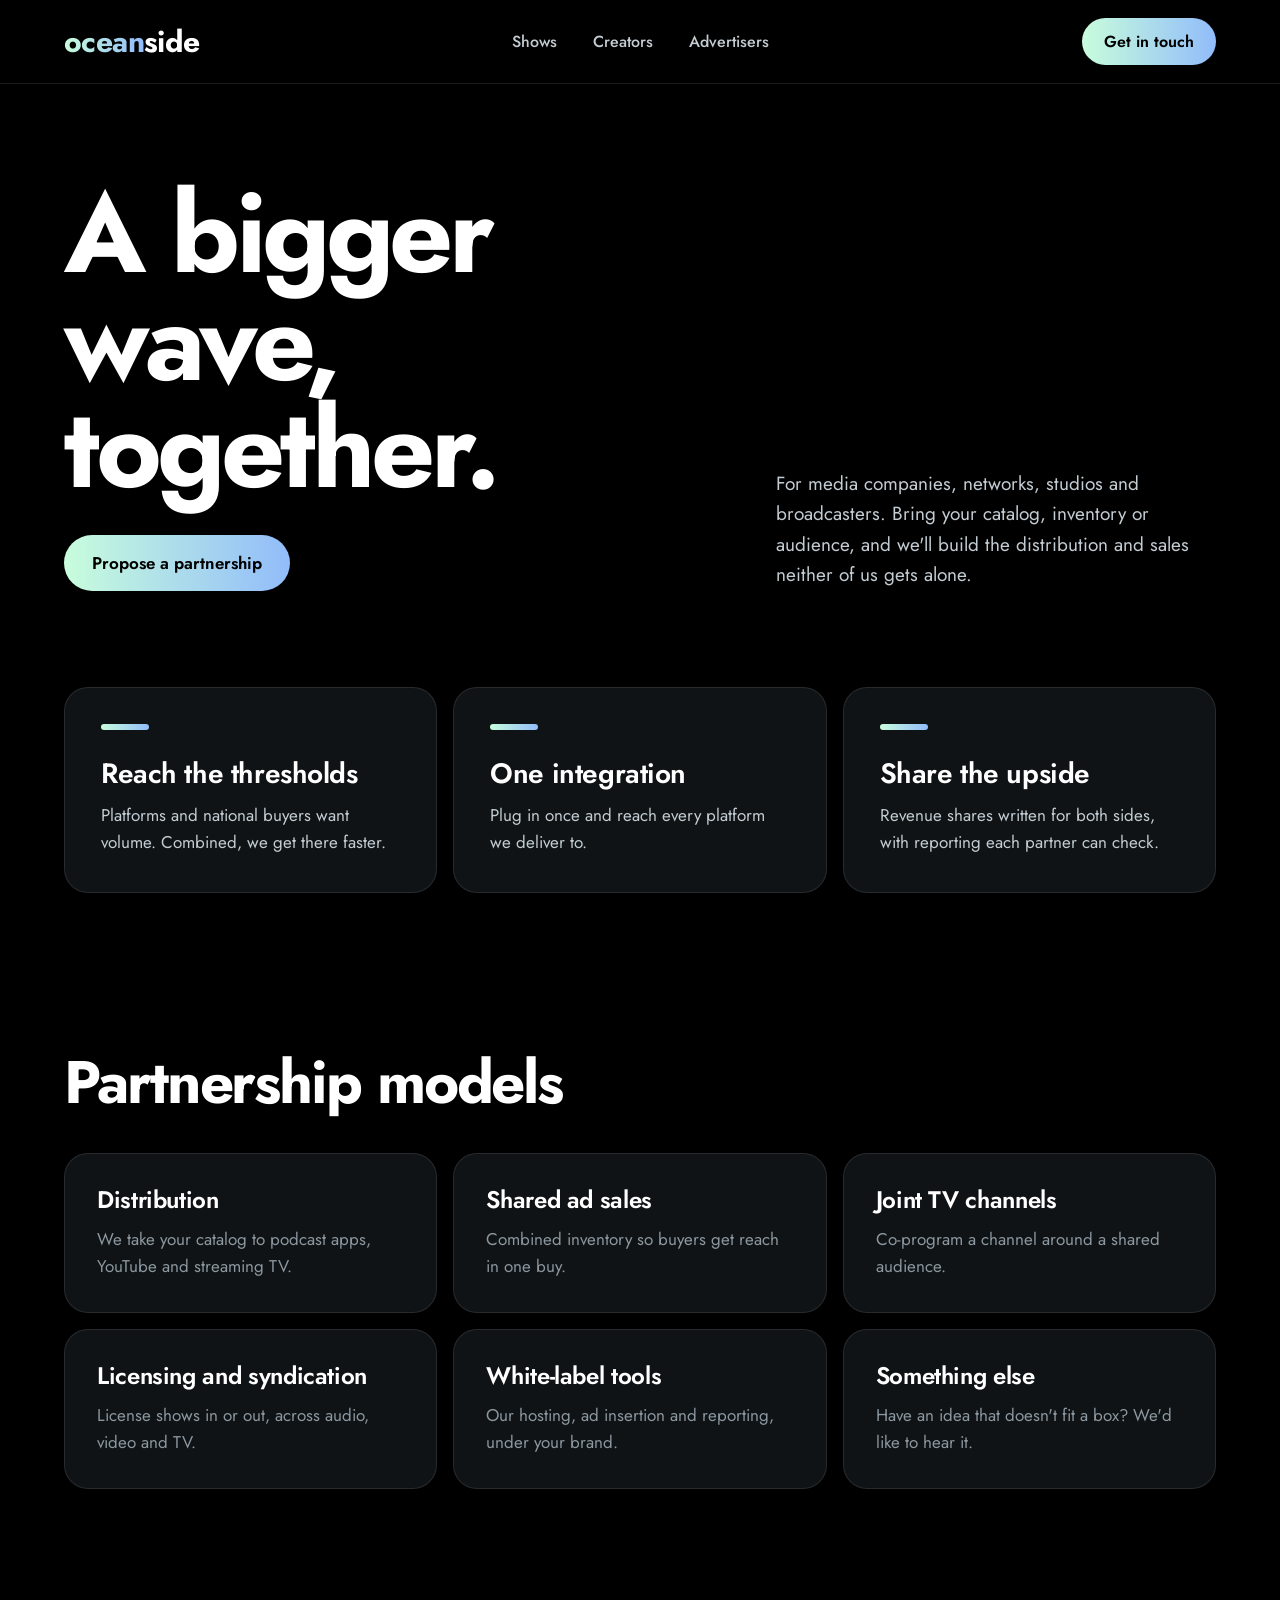
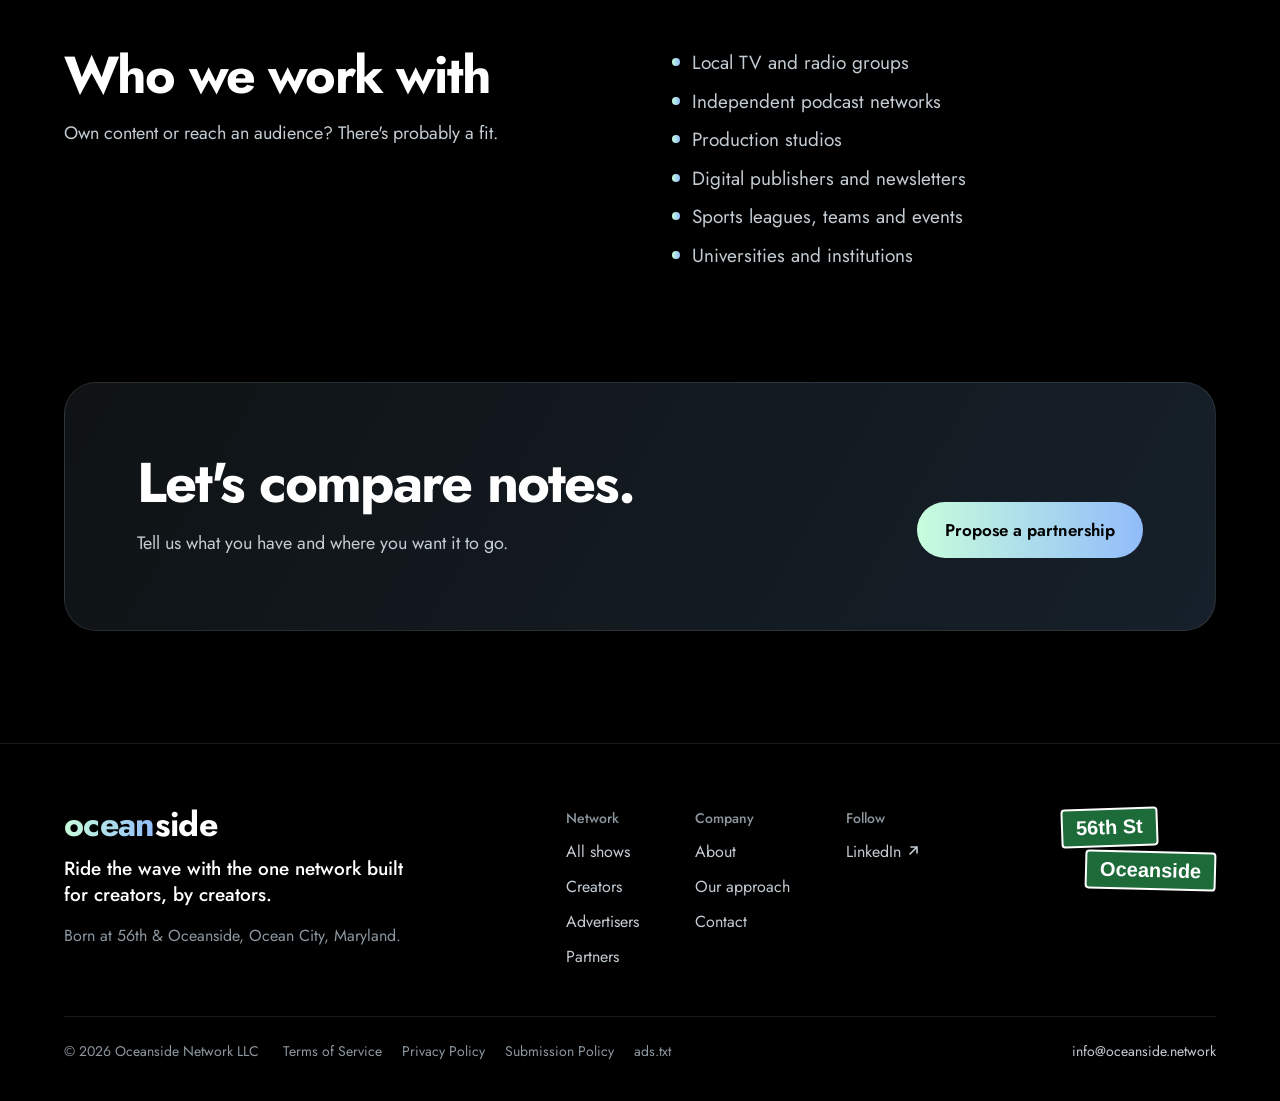
<file: partners.html>
<!doctype html>
<html lang="en">
<head>
<meta charset="utf-8">
<meta name="viewport" content="width=device-width, initial-scale=1, viewport-fit=cover">
<title>For partners | Oceanside</title>
<meta name="description" content="Distribution, shared ad sales and co-programming partnerships with Oceanside.">
<meta property="og:title" content="For partners | Oceanside">
<meta property="og:description" content="Distribution, shared ad sales and co-programming partnerships with Oceanside.">
<meta property="og:type" content="website">
<meta name="theme-color" content="#000000">
<link rel="icon" href="favicon.ico" sizes="any">
<link rel="icon" href="favicon.svg" type="image/svg+xml">
<link rel="apple-touch-icon" href="apple-touch-icon.png">
<link rel="preconnect" href="https://fonts.googleapis.com">
<link rel="preconnect" href="https://fonts.gstatic.com" crossorigin>
<link rel="stylesheet" href="https://fonts.googleapis.com/css2?family=Jost:wght@400;500;600;700;800&amp;display=swap">
<link rel="stylesheet" href="styles.css?v=8">
</head>
<body>
<div class="page">
<header class="navbar" style="height: 84px; flex-shrink: 0; box-sizing: border-box; padding: 0 64px; display: flex; align-items: center; justify-content: space-between; border-bottom: 1px solid rgba(255,255,255,0.10); background: #000000;">
<a href="./" class="om-logo" aria-label="Oceanside home" style="text-decoration: none; display: inline-flex; align-items: baseline; font-family: 'Jost', 'Futura', 'Century Gothic', 'Avenir Next', sans-serif; font-weight: 700; font-size: 30px; letter-spacing: -0.02em; line-height: 1;"><span style="background: linear-gradient(90deg, #C8FDDC, #91BCFA); -webkit-background-clip: text; background-clip: text; color: transparent;">ocean</span><span style="color: #FFFFFF;">side</span></a>
<nav aria-label="Main" class="navlinks" style="display: flex; align-items: center; gap: 4px;">
<a href="shows" style="color: #C3CCD2; background: transparent; text-decoration: none; font-size: 16px; font-weight: 500; padding: 10px 16px; border-radius: 999px;">Shows</a>
<a href="creators" style="color: #C3CCD2; background: transparent; text-decoration: none; font-size: 16px; font-weight: 500; padding: 10px 16px; border-radius: 999px;">Creators</a>
<a href="advertisers" style="color: #C3CCD2; background: transparent; text-decoration: none; font-size: 16px; font-weight: 500; padding: 10px 16px; border-radius: 999px;">Advertisers</a>
</nav>
<a href="contact" style="background: linear-gradient(90deg, #C8FDDC, #91BCFA); color: #000000; text-decoration: none; font-weight: 600; font-size: 16px; padding: 12px 22px; border-radius: 999px;">Get in touch</a>
</header>
<section class="s" style="padding: 96px 64px 96px; display: flex; flex-direction: column; gap: 48px; flex-shrink: 0;">
<div class="row" style="display: flex; justify-content: space-between; align-items: flex-end; gap: 64px;"><div style="display: flex; flex-direction: column; gap: 32px;"><h1 class="h1c" style="margin: 0; font-family: 'Jost', 'Futura', 'Century Gothic', 'Avenir Next', sans-serif; font-weight: 700; font-size: 112px; line-height: 0.96; letter-spacing: -0.04em; color: #FFFFFF; max-width: 900px;">A bigger wave,<br>together.</h1><div><a href="contact" style="background: linear-gradient(90deg, #C8FDDC, #91BCFA); color: #000000; text-decoration: none; font-weight: 600; font-size: 17px; padding: 16px 28px; border-radius: 999px; display: inline-block;">Propose a partnership</a></div></div><p style="margin: 0; font-size: 19px; line-height: 1.6; color: #C3CCD2; max-width: 440px;">For media companies, networks, studios and broadcasters. Bring your catalog, inventory or audience, and we'll build the distribution and sales neither of us gets alone.</p></div>
</section>
<section class="s" style="padding: 0 64px 96px; display: flex; flex-direction: column; gap: 48px; flex-shrink: 0;">
<div class="g" style="display: grid; grid-template-columns: repeat(3, minmax(0, 1fr)); gap: 16px;"><div style="background: #0F1315; border: 1px solid rgba(255,255,255,0.10); border-radius: 24px; padding: 36px; display: flex; flex-direction: column; gap: 12px;"><div style="height: 6px; width: 48px; border-radius: 3px; background: linear-gradient(90deg, #C8FDDC, #91BCFA); margin-bottom: 16px;"></div><h3 style="margin: 0; font-family: 'Jost', 'Futura', 'Century Gothic', 'Avenir Next', sans-serif; font-weight: 600; font-size: 28px; line-height: 1.15; letter-spacing: -0.015em; color: #FFFFFF;">Reach the thresholds</h3><p style="margin: 0; font-size: 17px; line-height: 1.6; color: #C3CCD2; max-width: 620px;">Platforms and national buyers want volume. Combined, we get there faster.</p></div><div style="background: #0F1315; border: 1px solid rgba(255,255,255,0.10); border-radius: 24px; padding: 36px; display: flex; flex-direction: column; gap: 12px;"><div style="height: 6px; width: 48px; border-radius: 3px; background: linear-gradient(90deg, #C8FDDC, #91BCFA); margin-bottom: 16px;"></div><h3 style="margin: 0; font-family: 'Jost', 'Futura', 'Century Gothic', 'Avenir Next', sans-serif; font-weight: 600; font-size: 28px; line-height: 1.15; letter-spacing: -0.015em; color: #FFFFFF;">One integration</h3><p style="margin: 0; font-size: 17px; line-height: 1.6; color: #C3CCD2; max-width: 620px;">Plug in once and reach every platform we deliver to.</p></div><div style="background: #0F1315; border: 1px solid rgba(255,255,255,0.10); border-radius: 24px; padding: 36px; display: flex; flex-direction: column; gap: 12px;"><div style="height: 6px; width: 48px; border-radius: 3px; background: linear-gradient(90deg, #C8FDDC, #91BCFA); margin-bottom: 16px;"></div><h3 style="margin: 0; font-family: 'Jost', 'Futura', 'Century Gothic', 'Avenir Next', sans-serif; font-weight: 600; font-size: 28px; line-height: 1.15; letter-spacing: -0.015em; color: #FFFFFF;">Share the upside</h3><p style="margin: 0; font-size: 17px; line-height: 1.6; color: #C3CCD2; max-width: 620px;">Revenue shares written for both sides, with reporting each partner can check.</p></div></div>
</section>
<section class="s" style="padding: 64px 64px 96px; display: flex; flex-direction: column; gap: 40px; flex-shrink: 0;">
<h2 class="h2c" style="margin: 0; font-family: 'Jost', 'Futura', 'Century Gothic', 'Avenir Next', sans-serif; font-weight: 700; font-size: 60px; line-height: 1; letter-spacing: -0.035em; color: #FFFFFF; max-width: 900px;">Partnership models</h2><div class="g" style="display: grid; grid-template-columns: repeat(3, minmax(0, 1fr)); gap: 16px;"><div style="background: #0F1315; border: 1px solid rgba(255,255,255,0.10); border-radius: 24px; padding: 32px; display: flex; flex-direction: column; gap: 12px;"><h3 style="margin: 0; font-family: 'Jost', 'Futura', 'Century Gothic', 'Avenir Next', sans-serif; font-weight: 600; font-size: 24px; line-height: 1.15; letter-spacing: -0.015em; color: #FFFFFF;">Distribution</h3><p style="margin: 0; font-size: 17px; line-height: 1.6; color: #8C979F; max-width: 620px;">We take your catalog to podcast apps, YouTube and streaming TV.</p></div><div style="background: #0F1315; border: 1px solid rgba(255,255,255,0.10); border-radius: 24px; padding: 32px; display: flex; flex-direction: column; gap: 12px;"><h3 style="margin: 0; font-family: 'Jost', 'Futura', 'Century Gothic', 'Avenir Next', sans-serif; font-weight: 600; font-size: 24px; line-height: 1.15; letter-spacing: -0.015em; color: #FFFFFF;">Shared ad sales</h3><p style="margin: 0; font-size: 17px; line-height: 1.6; color: #8C979F; max-width: 620px;">Combined inventory so buyers get reach in one buy.</p></div><div style="background: #0F1315; border: 1px solid rgba(255,255,255,0.10); border-radius: 24px; padding: 32px; display: flex; flex-direction: column; gap: 12px;"><h3 style="margin: 0; font-family: 'Jost', 'Futura', 'Century Gothic', 'Avenir Next', sans-serif; font-weight: 600; font-size: 24px; line-height: 1.15; letter-spacing: -0.015em; color: #FFFFFF;">Joint TV channels</h3><p style="margin: 0; font-size: 17px; line-height: 1.6; color: #8C979F; max-width: 620px;">Co-program a channel around a shared audience.</p></div><div style="background: #0F1315; border: 1px solid rgba(255,255,255,0.10); border-radius: 24px; padding: 32px; display: flex; flex-direction: column; gap: 12px;"><h3 style="margin: 0; font-family: 'Jost', 'Futura', 'Century Gothic', 'Avenir Next', sans-serif; font-weight: 600; font-size: 24px; line-height: 1.15; letter-spacing: -0.015em; color: #FFFFFF;">Licensing and syndication</h3><p style="margin: 0; font-size: 17px; line-height: 1.6; color: #8C979F; max-width: 620px;">License shows in or out, across audio, video and TV.</p></div><div style="background: #0F1315; border: 1px solid rgba(255,255,255,0.10); border-radius: 24px; padding: 32px; display: flex; flex-direction: column; gap: 12px;"><h3 style="margin: 0; font-family: 'Jost', 'Futura', 'Century Gothic', 'Avenir Next', sans-serif; font-weight: 600; font-size: 24px; line-height: 1.15; letter-spacing: -0.015em; color: #FFFFFF;">White-label tools</h3><p style="margin: 0; font-size: 17px; line-height: 1.6; color: #8C979F; max-width: 620px;">Our hosting, ad insertion and reporting, under your brand.</p></div><div style="background: #0F1315; border: 1px solid rgba(255,255,255,0.10); border-radius: 24px; padding: 32px; display: flex; flex-direction: column; gap: 12px;"><h3 style="margin: 0; font-family: 'Jost', 'Futura', 'Century Gothic', 'Avenir Next', sans-serif; font-weight: 600; font-size: 24px; line-height: 1.15; letter-spacing: -0.015em; color: #FFFFFF;">Something else</h3><p style="margin: 0; font-size: 17px; line-height: 1.6; color: #8C979F; max-width: 620px;">Have an idea that doesn't fit a box? We'd like to hear it.</p></div></div>
</section>
<section class="s" style="padding: 64px 64px 64px; display: flex; flex-direction: column; gap: 48px; flex-shrink: 0;">
<div class="g" style="display: grid; grid-template-columns: repeat(2, minmax(0, 1fr)); gap: 64px;"><div style="display: flex; flex-direction: column; gap: 18px;"><h2 class="h2c" style="margin: 0; font-family: 'Jost', 'Futura', 'Century Gothic', 'Avenir Next', sans-serif; font-weight: 700; font-size: 52px; line-height: 1; letter-spacing: -0.035em; color: #FFFFFF; max-width: 900px;">Who we work with</h2><p style="margin: 0; font-size: 18px; line-height: 1.6; color: #C3CCD2; max-width: 620px;">Own content or reach an audience? There's probably a fit.</p></div><ul style="list-style: none; margin: 0; padding: 0; display: flex; flex-direction: column; gap: 10px;"><li style="display: flex; gap: 12px; font-size: 19px; line-height: 1.5; color: #C3CCD2;"><span aria-hidden="true" style="flex-shrink: 0; width: 8px; height: 8px; border-radius: 50%; background: linear-gradient(90deg, #C8FDDC, #91BCFA); margin-top: 9px;"></span><span>Local TV and radio groups</span></li><li style="display: flex; gap: 12px; font-size: 19px; line-height: 1.5; color: #C3CCD2;"><span aria-hidden="true" style="flex-shrink: 0; width: 8px; height: 8px; border-radius: 50%; background: linear-gradient(90deg, #C8FDDC, #91BCFA); margin-top: 9px;"></span><span>Independent podcast networks</span></li><li style="display: flex; gap: 12px; font-size: 19px; line-height: 1.5; color: #C3CCD2;"><span aria-hidden="true" style="flex-shrink: 0; width: 8px; height: 8px; border-radius: 50%; background: linear-gradient(90deg, #C8FDDC, #91BCFA); margin-top: 9px;"></span><span>Production studios</span></li><li style="display: flex; gap: 12px; font-size: 19px; line-height: 1.5; color: #C3CCD2;"><span aria-hidden="true" style="flex-shrink: 0; width: 8px; height: 8px; border-radius: 50%; background: linear-gradient(90deg, #C8FDDC, #91BCFA); margin-top: 9px;"></span><span>Digital publishers and newsletters</span></li><li style="display: flex; gap: 12px; font-size: 19px; line-height: 1.5; color: #C3CCD2;"><span aria-hidden="true" style="flex-shrink: 0; width: 8px; height: 8px; border-radius: 50%; background: linear-gradient(90deg, #C8FDDC, #91BCFA); margin-top: 9px;"></span><span>Sports leagues, teams and events</span></li><li style="display: flex; gap: 12px; font-size: 19px; line-height: 1.5; color: #C3CCD2;"><span aria-hidden="true" style="flex-shrink: 0; width: 8px; height: 8px; border-radius: 50%; background: linear-gradient(90deg, #C8FDDC, #91BCFA); margin-top: 9px;"></span><span>Universities and institutions</span></li></ul></div>
</section>
<section class="s" style="padding: 48px 64px 112px; display: flex; flex-direction: column; gap: 48px; flex-shrink: 0;">
<div class="row ctab" style="border-radius: 32px; padding: 72px; background: linear-gradient(120deg, #0F1315, #16202A); border: 1px solid rgba(255,255,255,0.10); display: flex; justify-content: space-between; align-items: flex-end; gap: 64px;">
<div style="display: flex; flex-direction: column; gap: 18px;"><h2 class="h2c" style="margin: 0; font-family: 'Jost', 'Futura', 'Century Gothic', 'Avenir Next', sans-serif; font-weight: 700; font-size: 56px; line-height: 1; letter-spacing: -0.035em; color: #FFFFFF; max-width: 900px;">Let's compare notes.</h2><p style="margin: 0; font-size: 18px; line-height: 1.6; color: #C3CCD2; max-width: 620px;">Tell us what you have and where you want it to go.</p></div><div style="display: flex; gap: 12px; flex-shrink: 0;"><a href="contact" style="background: linear-gradient(90deg, #C8FDDC, #91BCFA); color: #000000; text-decoration: none; font-weight: 600; font-size: 17px; padding: 16px 28px; border-radius: 999px; display: inline-block;">Propose a partnership</a></div></div>
</section>
<footer style="margin-top: auto; flex-shrink: 0; border-top: 1px solid rgba(255,255,255,0.10); padding: 64px 64px 40px; display: flex; flex-direction: column; gap: 48px; background: #000000;">
<div class="row" style="display: flex; justify-content: space-between; align-items: flex-start; gap: 64px;">
<div style="display: flex; flex-direction: column; gap: 14px; max-width: 360px;"><a href="./" class="om-logo" aria-label="Oceanside home" style="text-decoration: none; display: inline-flex; align-items: baseline; font-family: 'Jost', 'Futura', 'Century Gothic', 'Avenir Next', sans-serif; font-weight: 700; font-size: 34px; letter-spacing: -0.02em; line-height: 1;"><span style="background: linear-gradient(90deg, #C8FDDC, #91BCFA); -webkit-background-clip: text; background-clip: text; color: transparent;">ocean</span><span style="color: #FFFFFF;">side</span></a><p style="margin: 0; font-size: 19px; font-weight: 500; line-height: 1.4; color: #FFFFFF;">Ride the wave with the one network built for creators, by creators.</p><p style="margin: 0; font-size: 16px; line-height: 1.6; color: #8C979F;">Born at 56th &amp; Oceanside, Ocean City, Maryland.</p></div>
<div style="display: flex; gap: 56px;">
<div style="display: flex; flex-direction: column; gap: 12px;"><div style="font-size: 14px; color: #8C979F; font-weight: 500;">Network</div><a href="shows" style="color: #C3CCD2; text-decoration: none; font-size: 16px;">All shows</a><a href="creators" style="color: #C3CCD2; text-decoration: none; font-size: 16px;">Creators</a><a href="advertisers" style="color: #C3CCD2; text-decoration: none; font-size: 16px;">Advertisers</a><a href="partners" style="color: #C3CCD2; text-decoration: none; font-size: 16px;">Partners</a></div>
<div style="display: flex; flex-direction: column; gap: 12px;"><div style="font-size: 14px; color: #8C979F; font-weight: 500;">Company</div><a href="about" style="color: #C3CCD2; text-decoration: none; font-size: 16px;">About</a><a href="approach" style="color: #C3CCD2; text-decoration: none; font-size: 16px;">Our approach</a><a href="contact" style="color: #C3CCD2; text-decoration: none; font-size: 16px;">Contact</a></div>
<div style="display: flex; flex-direction: column; gap: 12px;"><div style="font-size: 14px; color: #8C979F; font-weight: 500;">Follow</div><a href="https://www.linkedin.com/company/oceanside-media-network" target="_blank" rel="noopener" style="color: #C3CCD2; text-decoration: none; font-size: 16px; display: inline-flex; align-items: center;">LinkedIn<svg width="12" height="12" viewBox="0 0 12 12" fill="none" aria-hidden="true" style="margin-left: 6px;"><path d="M4 2h6v6M10 2L3 9" stroke="currentColor" stroke-width="1.6" stroke-linecap="round"></path></svg><span style="position: absolute; width: 1px; height: 1px; overflow: hidden; clip: rect(0 0 0 0);"> (opens in a new tab)</span></a></div>
</div>
<div aria-label="Street sign: 56th Street and Oceanside" style="display: flex; flex-direction: column; gap: 4px; align-items: flex-start;"><div style="background: #1E6B3A; color: #FFFFFF; border: 2px solid #FFFFFF; border-radius: 4px; padding: 6px 13px; font-family: Helvetica, Arial, sans-serif; font-weight: 700; font-size: 20px; margin-left: 0px; transform: rotate(-2deg);">56th St</div><div style="background: #1E6B3A; color: #FFFFFF; border: 2px solid #FFFFFF; border-radius: 4px; padding: 6px 13px; font-family: Helvetica, Arial, sans-serif; font-weight: 700; font-size: 20px; margin-left: 24px; transform: rotate(1.5deg);">Oceanside</div></div>
</div>
<div style="display: flex; justify-content: space-between; align-items: center; flex-wrap: wrap; gap: 16px 32px; padding-top: 24px; border-top: 1px solid rgba(255,255,255,0.10); font-size: 14px; color: #8C979F;"><div style="display: flex; align-items: center; flex-wrap: wrap; gap: 8px 24px;"><span>© 2026 Oceanside Network LLC</span><nav aria-label="Legal" style="display: flex; flex-wrap: wrap; gap: 8px 20px;"><a href="terms" style="color: #8C979F; text-decoration: none;">Terms of Service</a><a href="privacy" style="color: #8C979F; text-decoration: none;">Privacy Policy</a><a href="submissions" style="color: #8C979F; text-decoration: none;">Submission Policy</a><a href="ads-txt" style="color: #8C979F; text-decoration: none;">ads.txt</a></nav></div><a href="mailto:info@oceanside.network" style="color: #C3CCD2; text-decoration: none;">info@oceanside.network</a></div>
</footer>
</div>
<script src="site.js?v=8"></script>
</body>
</html>
</file>
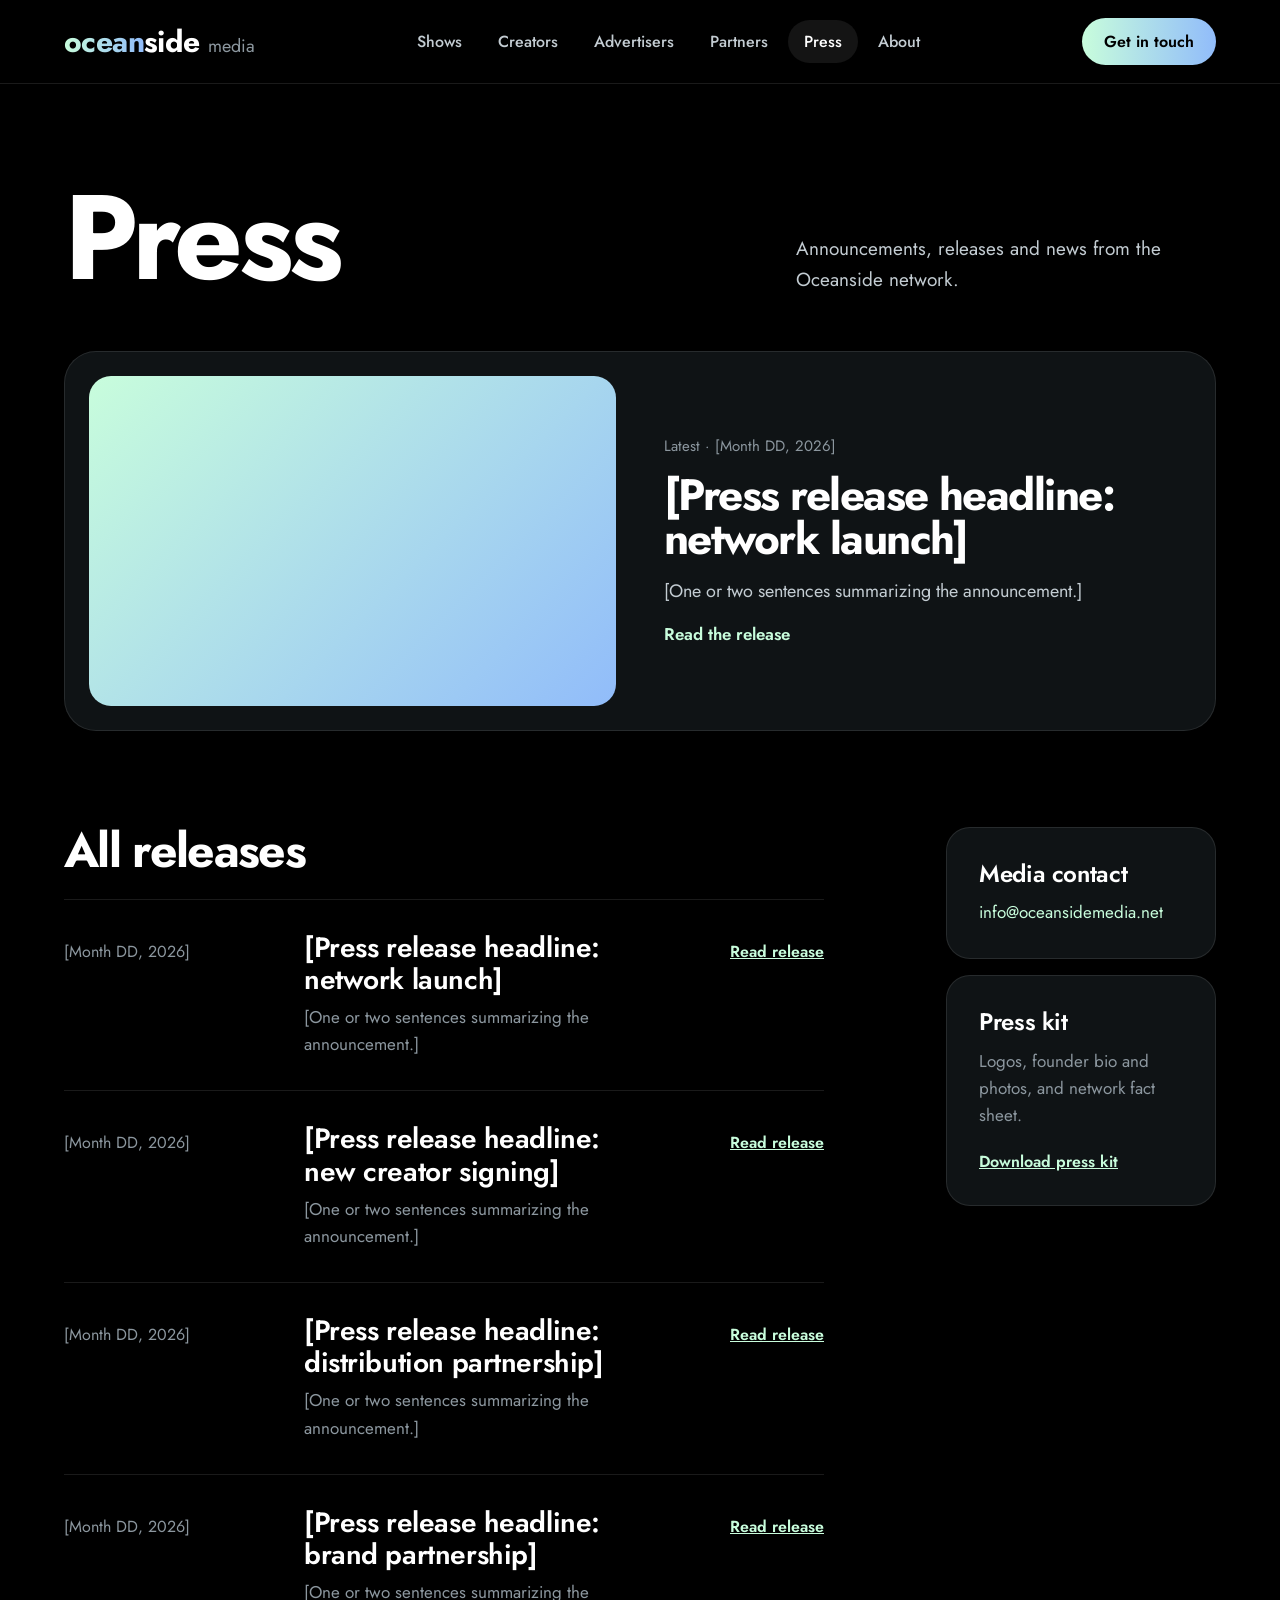
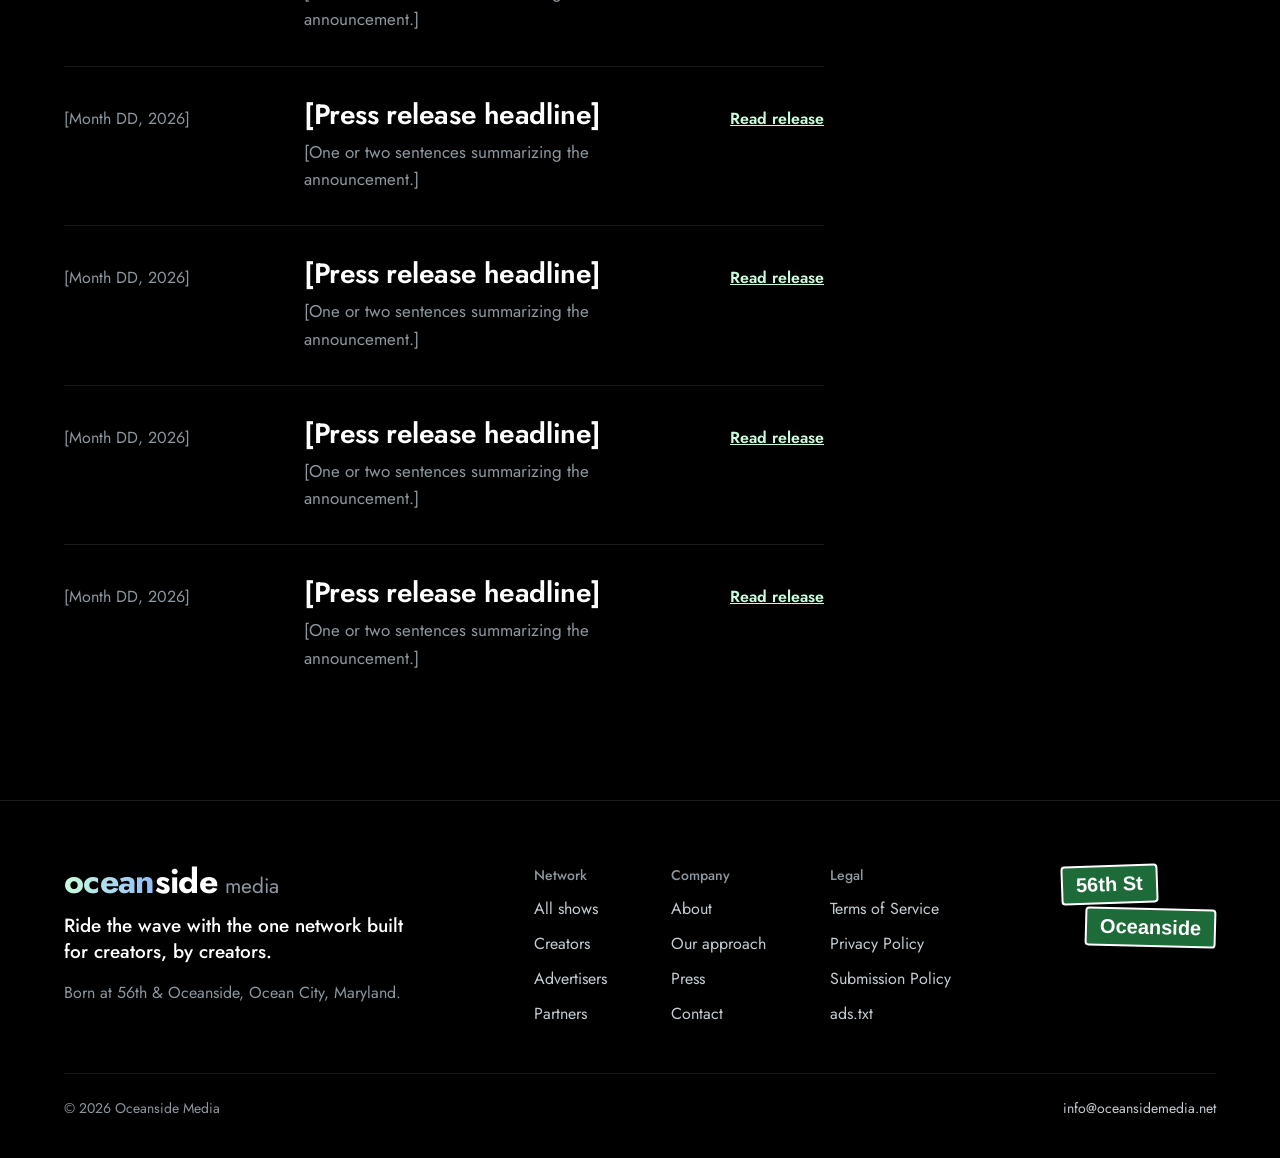
<file: press.html>
<!doctype html>
<html lang="en">
<head>
<meta charset="utf-8">
<meta name="viewport" content="width=device-width, initial-scale=1, viewport-fit=cover">
<title>Press | Oceanside Media</title>
<meta name="description" content="Press releases and news from Oceanside Media.">
<meta property="og:title" content="Press | Oceanside Media">
<meta property="og:description" content="Press releases and news from Oceanside Media.">
<meta property="og:type" content="website">
<meta name="theme-color" content="#000000">
<link rel="icon" href="favicon.ico" sizes="any">
<link rel="icon" href="favicon.svg" type="image/svg+xml">
<link rel="apple-touch-icon" href="apple-touch-icon.png">
<link rel="preconnect" href="https://fonts.googleapis.com">
<link rel="preconnect" href="https://fonts.gstatic.com" crossorigin>
<link rel="stylesheet" href="https://fonts.googleapis.com/css2?family=Jost:wght@400;500;600;700;800&amp;display=swap">
<link rel="stylesheet" href="styles.css">
</head>
<body>
<div class="page">
<header class="navbar" style="height: 84px; flex-shrink: 0; box-sizing: border-box; padding: 0 64px; display: flex; align-items: center; justify-content: space-between; border-bottom: 1px solid rgba(255,255,255,0.10); background: #000000;">
<a href="index.html" aria-label="Oceanside Media home" style="text-decoration: none; display: inline-flex; align-items: baseline; font-family: 'Jost', 'Futura', 'Century Gothic', 'Avenir Next', sans-serif; font-weight: 700; font-size: 30px; letter-spacing: -0.02em; line-height: 1;"><span style="background: linear-gradient(90deg, #C8FDDC, #91BCFA); -webkit-background-clip: text; background-clip: text; color: transparent;">ocean</span><span style="color: #FFFFFF;">side</span><span style="font-weight: 400; color: #8C979F; margin-left: 8px; font-size: 18px; letter-spacing: 0;">media</span></a>
<nav aria-label="Main" class="navlinks" style="display: flex; align-items: center; gap: 4px;">
<a href="shows.html" style="color: #C3CCD2; background: transparent; text-decoration: none; font-size: 16px; font-weight: 500; padding: 10px 16px; border-radius: 999px;">Shows</a>
<a href="creators.html" style="color: #C3CCD2; background: transparent; text-decoration: none; font-size: 16px; font-weight: 500; padding: 10px 16px; border-radius: 999px;">Creators</a>
<a href="advertisers.html" style="color: #C3CCD2; background: transparent; text-decoration: none; font-size: 16px; font-weight: 500; padding: 10px 16px; border-radius: 999px;">Advertisers</a>
<a href="partners.html" style="color: #C3CCD2; background: transparent; text-decoration: none; font-size: 16px; font-weight: 500; padding: 10px 16px; border-radius: 999px;">Partners</a>
<a href="press.html" aria-current="page" style="color: #FFFFFF; background: rgba(255,255,255,0.08); text-decoration: none; font-size: 16px; font-weight: 500; padding: 10px 16px; border-radius: 999px;">Press</a>
<a href="about.html" style="color: #C3CCD2; background: transparent; text-decoration: none; font-size: 16px; font-weight: 500; padding: 10px 16px; border-radius: 999px;">About</a>
</nav>
<a href="contact.html" style="background: linear-gradient(90deg, #C8FDDC, #91BCFA); color: #000000; text-decoration: none; font-weight: 600; font-size: 16px; padding: 12px 22px; border-radius: 999px;">Get in touch</a>
</header>
<section class="s" style="padding: 96px 64px 56px; display: flex; flex-direction: column; gap: 48px; flex-shrink: 0;">
<div class="row" style="display: flex; justify-content: space-between; align-items: flex-end; gap: 64px;"><h1 class="h1c" style="margin: 0; font-family: 'Jost', 'Futura', 'Century Gothic', 'Avenir Next', sans-serif; font-weight: 700; font-size: 120px; line-height: 0.96; letter-spacing: -0.04em; color: #FFFFFF; max-width: 1200px;">Press</h1><p style="margin: 0; font-size: 19px; line-height: 1.6; color: #C3CCD2; max-width: 420px;">Announcements, releases and news from the Oceanside network.</p></div>
</section>
<section class="s" style="padding: 0 64px 64px; display: flex; flex-direction: column; gap: 48px; flex-shrink: 0;">
<a href="#" style="text-decoration: none; color: #FFFFFF; display: grid; grid-template-columns: repeat(2, minmax(0, 1fr)); gap: 48px; align-items: center; padding: 24px; background: #0F1315; border: 1px solid rgba(255,255,255,0.10); border-radius: 32px;"><div aria-label="Press image placeholder" style="aspect-ratio: 16 / 10; border-radius: 22px; background: linear-gradient(135deg, #C8FDDC, #91BCFA);"></div><div style="display: flex; flex-direction: column; gap: 16px; padding-right: 24px;"><span style="font-size: 15px; color: #8C979F;">Latest · [Month DD, 2026]</span><h2 class="h2c" style="margin: 0; font-family: 'Jost', 'Futura', 'Century Gothic', 'Avenir Next', sans-serif; font-weight: 700; font-size: 44px; line-height: 1; letter-spacing: -0.035em; color: #FFFFFF; max-width: 900px;">[Press release headline: network launch]</h2><p style="margin: 0; font-size: 18px; line-height: 1.6; color: #C3CCD2; max-width: 620px;">[One or two sentences summarizing the announcement.]</p><span style="font-weight: 600; font-size: 17px; color: #C8FDDC;">Read the release</span></div></a>
</section>
<section class="g g12 s" style="padding: 32px 64px 96px; display: grid; grid-template-columns: repeat(12, minmax(0, 1fr)); column-gap: 24px; flex-shrink: 0;">
<div style="grid-column: 1 / span 8; display: flex; flex-direction: column; gap: 24px;"><h2 class="h2c" style="margin: 0; font-family: 'Jost', 'Futura', 'Century Gothic', 'Avenir Next', sans-serif; font-weight: 700; font-size: 48px; line-height: 1; letter-spacing: -0.035em; color: #FFFFFF; max-width: 900px;">All releases</h2><div style="display: flex; flex-direction: column;"><article class="srow2" style="display: grid; grid-template-columns: 200px minmax(0, 1fr) 160px; gap: 40px; align-items: baseline; padding: 32px 0; border-top: 1px solid rgba(255,255,255,0.10);"><span style="font-size: 16px; color: #8C979F;">[Month DD, 2026]</span><div style="display: flex; flex-direction: column; gap: 8px;"><h3 style="margin: 0; font-family: 'Jost', 'Futura', 'Century Gothic', 'Avenir Next', sans-serif; font-weight: 600; font-size: 28px; line-height: 1.15; letter-spacing: -0.015em; color: #FFFFFF;">[Press release headline: network launch]</h3><p style="margin: 0; font-size: 17px; line-height: 1.6; color: #8C979F; max-width: 720px;">[One or two sentences summarizing the announcement.]</p></div><a href="#" style="font-weight: 600; font-size: 16px; justify-self: end;">Read release</a></article><article class="srow2" style="display: grid; grid-template-columns: 200px minmax(0, 1fr) 160px; gap: 40px; align-items: baseline; padding: 32px 0; border-top: 1px solid rgba(255,255,255,0.10);"><span style="font-size: 16px; color: #8C979F;">[Month DD, 2026]</span><div style="display: flex; flex-direction: column; gap: 8px;"><h3 style="margin: 0; font-family: 'Jost', 'Futura', 'Century Gothic', 'Avenir Next', sans-serif; font-weight: 600; font-size: 28px; line-height: 1.15; letter-spacing: -0.015em; color: #FFFFFF;">[Press release headline: new creator signing]</h3><p style="margin: 0; font-size: 17px; line-height: 1.6; color: #8C979F; max-width: 720px;">[One or two sentences summarizing the announcement.]</p></div><a href="#" style="font-weight: 600; font-size: 16px; justify-self: end;">Read release</a></article><article class="srow2" style="display: grid; grid-template-columns: 200px minmax(0, 1fr) 160px; gap: 40px; align-items: baseline; padding: 32px 0; border-top: 1px solid rgba(255,255,255,0.10);"><span style="font-size: 16px; color: #8C979F;">[Month DD, 2026]</span><div style="display: flex; flex-direction: column; gap: 8px;"><h3 style="margin: 0; font-family: 'Jost', 'Futura', 'Century Gothic', 'Avenir Next', sans-serif; font-weight: 600; font-size: 28px; line-height: 1.15; letter-spacing: -0.015em; color: #FFFFFF;">[Press release headline: distribution partnership]</h3><p style="margin: 0; font-size: 17px; line-height: 1.6; color: #8C979F; max-width: 720px;">[One or two sentences summarizing the announcement.]</p></div><a href="#" style="font-weight: 600; font-size: 16px; justify-self: end;">Read release</a></article><article class="srow2" style="display: grid; grid-template-columns: 200px minmax(0, 1fr) 160px; gap: 40px; align-items: baseline; padding: 32px 0; border-top: 1px solid rgba(255,255,255,0.10);"><span style="font-size: 16px; color: #8C979F;">[Month DD, 2026]</span><div style="display: flex; flex-direction: column; gap: 8px;"><h3 style="margin: 0; font-family: 'Jost', 'Futura', 'Century Gothic', 'Avenir Next', sans-serif; font-weight: 600; font-size: 28px; line-height: 1.15; letter-spacing: -0.015em; color: #FFFFFF;">[Press release headline: brand partnership]</h3><p style="margin: 0; font-size: 17px; line-height: 1.6; color: #8C979F; max-width: 720px;">[One or two sentences summarizing the announcement.]</p></div><a href="#" style="font-weight: 600; font-size: 16px; justify-self: end;">Read release</a></article><article class="srow2" style="display: grid; grid-template-columns: 200px minmax(0, 1fr) 160px; gap: 40px; align-items: baseline; padding: 32px 0; border-top: 1px solid rgba(255,255,255,0.10);"><span style="font-size: 16px; color: #8C979F;">[Month DD, 2026]</span><div style="display: flex; flex-direction: column; gap: 8px;"><h3 style="margin: 0; font-family: 'Jost', 'Futura', 'Century Gothic', 'Avenir Next', sans-serif; font-weight: 600; font-size: 28px; line-height: 1.15; letter-spacing: -0.015em; color: #FFFFFF;">[Press release headline]</h3><p style="margin: 0; font-size: 17px; line-height: 1.6; color: #8C979F; max-width: 720px;">[One or two sentences summarizing the announcement.]</p></div><a href="#" style="font-weight: 600; font-size: 16px; justify-self: end;">Read release</a></article><article class="srow2" style="display: grid; grid-template-columns: 200px minmax(0, 1fr) 160px; gap: 40px; align-items: baseline; padding: 32px 0; border-top: 1px solid rgba(255,255,255,0.10);"><span style="font-size: 16px; color: #8C979F;">[Month DD, 2026]</span><div style="display: flex; flex-direction: column; gap: 8px;"><h3 style="margin: 0; font-family: 'Jost', 'Futura', 'Century Gothic', 'Avenir Next', sans-serif; font-weight: 600; font-size: 28px; line-height: 1.15; letter-spacing: -0.015em; color: #FFFFFF;">[Press release headline]</h3><p style="margin: 0; font-size: 17px; line-height: 1.6; color: #8C979F; max-width: 720px;">[One or two sentences summarizing the announcement.]</p></div><a href="#" style="font-weight: 600; font-size: 16px; justify-self: end;">Read release</a></article><article class="srow2" style="display: grid; grid-template-columns: 200px minmax(0, 1fr) 160px; gap: 40px; align-items: baseline; padding: 32px 0; border-top: 1px solid rgba(255,255,255,0.10);"><span style="font-size: 16px; color: #8C979F;">[Month DD, 2026]</span><div style="display: flex; flex-direction: column; gap: 8px;"><h3 style="margin: 0; font-family: 'Jost', 'Futura', 'Century Gothic', 'Avenir Next', sans-serif; font-weight: 600; font-size: 28px; line-height: 1.15; letter-spacing: -0.015em; color: #FFFFFF;">[Press release headline]</h3><p style="margin: 0; font-size: 17px; line-height: 1.6; color: #8C979F; max-width: 720px;">[One or two sentences summarizing the announcement.]</p></div><a href="#" style="font-weight: 600; font-size: 16px; justify-self: end;">Read release</a></article><article class="srow2" style="display: grid; grid-template-columns: 200px minmax(0, 1fr) 160px; gap: 40px; align-items: baseline; padding: 32px 0; border-top: 1px solid rgba(255,255,255,0.10);"><span style="font-size: 16px; color: #8C979F;">[Month DD, 2026]</span><div style="display: flex; flex-direction: column; gap: 8px;"><h3 style="margin: 0; font-family: 'Jost', 'Futura', 'Century Gothic', 'Avenir Next', sans-serif; font-weight: 600; font-size: 28px; line-height: 1.15; letter-spacing: -0.015em; color: #FFFFFF;">[Press release headline]</h3><p style="margin: 0; font-size: 17px; line-height: 1.6; color: #8C979F; max-width: 720px;">[One or two sentences summarizing the announcement.]</p></div><a href="#" style="font-weight: 600; font-size: 16px; justify-self: end;">Read release</a></article></div></div>
<aside style="grid-column: 10 / span 3; align-self: start; display: flex; flex-direction: column; gap: 16px;">
<div style="background: #0F1315; border: 1px solid rgba(255,255,255,0.10); border-radius: 24px; padding: 32px; display: flex; flex-direction: column; gap: 12px;"><h3 style="margin: 0; font-family: 'Jost', 'Futura', 'Century Gothic', 'Avenir Next', sans-serif; font-weight: 600; font-size: 24px; line-height: 1.15; letter-spacing: -0.015em; color: #FFFFFF;">Media contact</h3><p style="margin: 0; font-size: 17px; line-height: 1.6; color: #C3CCD2; max-width: 620px;"><a href="mailto:info@oceansidemedia.net" style="text-decoration: none;">info@oceansidemedia.net</a></p></div>
<div style="background: #0F1315; border: 1px solid rgba(255,255,255,0.10); border-radius: 24px; padding: 32px; display: flex; flex-direction: column; gap: 12px;"><h3 style="margin: 0; font-family: 'Jost', 'Futura', 'Century Gothic', 'Avenir Next', sans-serif; font-weight: 600; font-size: 24px; line-height: 1.15; letter-spacing: -0.015em; color: #FFFFFF;">Press kit</h3><p style="margin: 0; font-size: 17px; line-height: 1.6; color: #8C979F; max-width: 620px;">Logos, founder bio and photos, and network fact sheet.</p><a href="#" style="font-weight: 600; font-size: 16px; margin-top: 8px;">Download press kit</a></div>
</aside></section>
<footer style="margin-top: auto; flex-shrink: 0; border-top: 1px solid rgba(255,255,255,0.10); padding: 64px 64px 40px; display: flex; flex-direction: column; gap: 48px; background: #000000;">
<div class="row" style="display: flex; justify-content: space-between; align-items: flex-start; gap: 64px;">
<div style="display: flex; flex-direction: column; gap: 14px; max-width: 360px;"><a href="index.html" aria-label="Oceanside Media home" style="text-decoration: none; display: inline-flex; align-items: baseline; font-family: 'Jost', 'Futura', 'Century Gothic', 'Avenir Next', sans-serif; font-weight: 700; font-size: 34px; letter-spacing: -0.02em; line-height: 1;"><span style="background: linear-gradient(90deg, #C8FDDC, #91BCFA); -webkit-background-clip: text; background-clip: text; color: transparent;">ocean</span><span style="color: #FFFFFF;">side</span><span style="font-weight: 400; color: #8C979F; margin-left: 8px; font-size: 21px; letter-spacing: 0;">media</span></a><p style="margin: 0; font-size: 19px; font-weight: 500; line-height: 1.4; color: #FFFFFF;">Ride the wave with the one network built for creators, by creators.</p><p style="margin: 0; font-size: 16px; line-height: 1.6; color: #8C979F;">Born at 56th &amp; Oceanside, Ocean City, Maryland.</p></div>
<div style="display: flex; gap: 64px;">
<div style="display: flex; flex-direction: column; gap: 12px;"><div style="font-size: 14px; color: #8C979F; font-weight: 500;">Network</div><a href="shows.html" style="color: #C3CCD2; text-decoration: none; font-size: 16px;">All shows</a><a href="creators.html" style="color: #C3CCD2; text-decoration: none; font-size: 16px;">Creators</a><a href="advertisers.html" style="color: #C3CCD2; text-decoration: none; font-size: 16px;">Advertisers</a><a href="partners.html" style="color: #C3CCD2; text-decoration: none; font-size: 16px;">Partners</a></div>
<div style="display: flex; flex-direction: column; gap: 12px;"><div style="font-size: 14px; color: #8C979F; font-weight: 500;">Company</div><a href="about.html" style="color: #C3CCD2; text-decoration: none; font-size: 16px;">About</a><a href="approach.html" style="color: #C3CCD2; text-decoration: none; font-size: 16px;">Our approach</a><a href="press.html" style="color: #C3CCD2; text-decoration: none; font-size: 16px;">Press</a><a href="contact.html" style="color: #C3CCD2; text-decoration: none; font-size: 16px;">Contact</a></div>
<div style="display: flex; flex-direction: column; gap: 12px;"><div style="font-size: 14px; color: #8C979F; font-weight: 500;">Legal</div><a href="terms.html" style="color: #C3CCD2; text-decoration: none; font-size: 16px;">Terms of Service</a><a href="privacy.html" style="color: #C3CCD2; text-decoration: none; font-size: 16px;">Privacy Policy</a><a href="submissions.html" style="color: #C3CCD2; text-decoration: none; font-size: 16px;">Submission Policy</a><a href="ads-txt.html" style="color: #C3CCD2; text-decoration: none; font-size: 16px;">ads.txt</a></div>
</div>
<div aria-label="Street sign: 56th Street and Oceanside" style="display: flex; flex-direction: column; gap: 4px; align-items: flex-start;"><div style="background: #1E6B3A; color: #FFFFFF; border: 2px solid #FFFFFF; border-radius: 4px; padding: 6px 13px; font-family: Helvetica, Arial, sans-serif; font-weight: 700; font-size: 20px; margin-left: 0px; transform: rotate(-2deg);">56th St</div><div style="background: #1E6B3A; color: #FFFFFF; border: 2px solid #FFFFFF; border-radius: 4px; padding: 6px 13px; font-family: Helvetica, Arial, sans-serif; font-weight: 700; font-size: 20px; margin-left: 24px; transform: rotate(1.5deg);">Oceanside</div></div>
</div>
<div style="display: flex; justify-content: space-between; padding-top: 24px; border-top: 1px solid rgba(255,255,255,0.10); font-size: 14px; color: #8C979F;"><span>© 2026 Oceanside Media</span><a href="mailto:info@oceansidemedia.net" style="color: #C3CCD2; text-decoration: none;">info@oceansidemedia.net</a></div>
</footer>
</div>
<script src="site.js"></script>
</body>
</html>
</file>
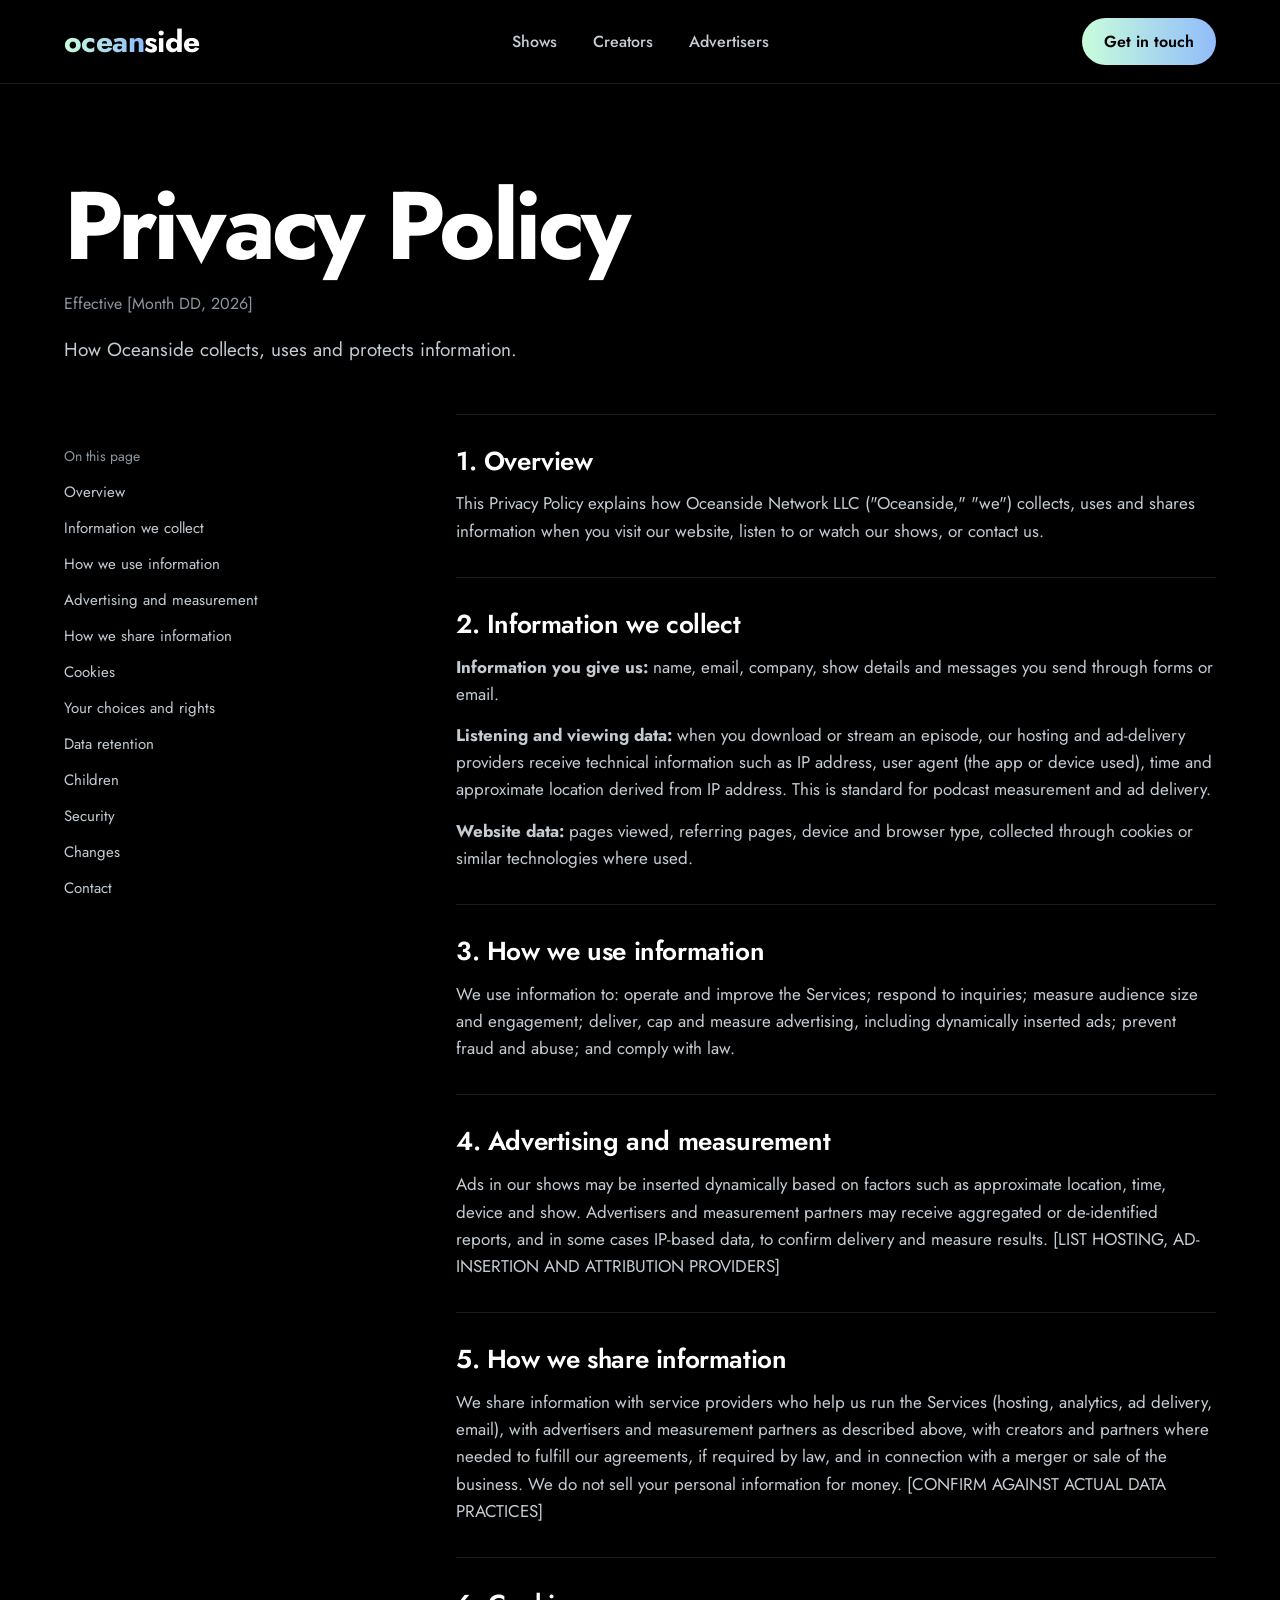
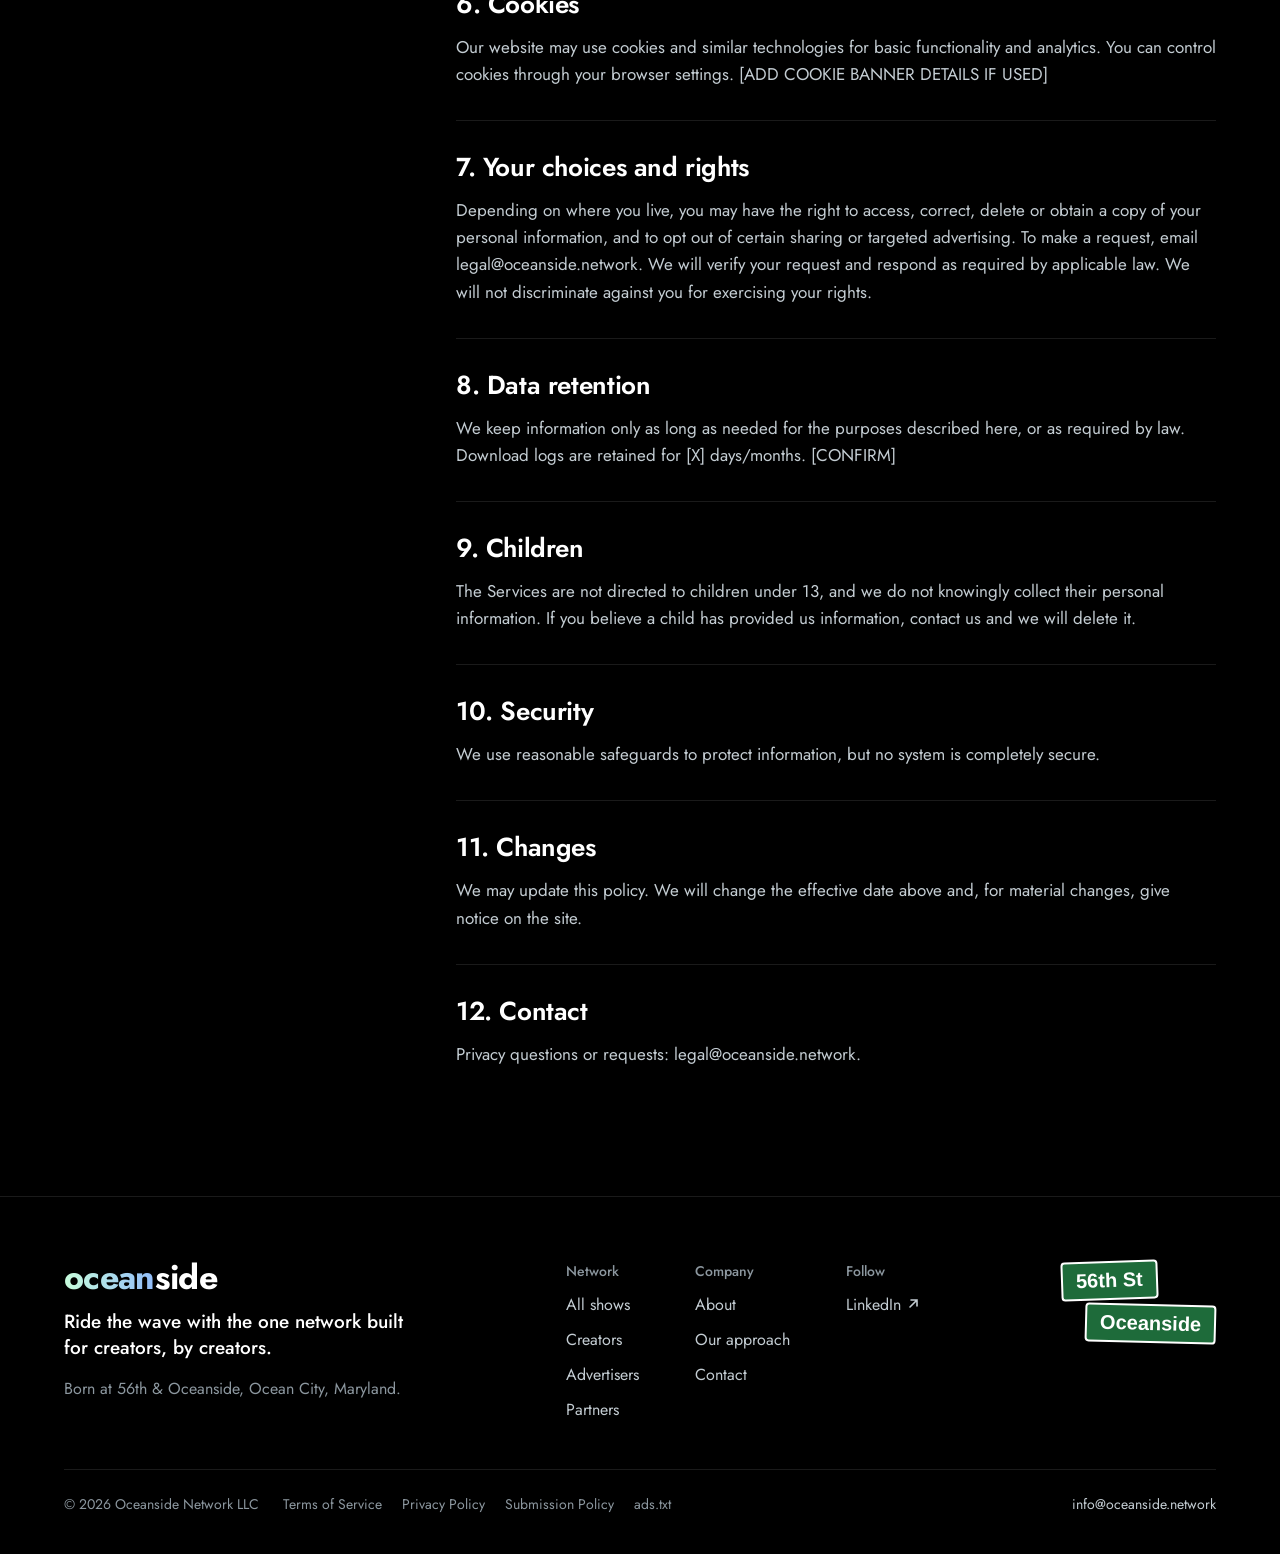
<file: privacy.html>
<!doctype html>
<html lang="en">
<head>
<meta charset="utf-8">
<meta name="viewport" content="width=device-width, initial-scale=1, viewport-fit=cover">
<title>Privacy Policy | Oceanside</title>
<meta name="description" content="Oceanside Privacy Policy.">
<meta property="og:title" content="Privacy Policy | Oceanside">
<meta property="og:description" content="Oceanside Privacy Policy.">
<meta property="og:type" content="website">
<meta name="theme-color" content="#000000">
<link rel="icon" href="favicon.ico" sizes="any">
<link rel="icon" href="favicon.svg" type="image/svg+xml">
<link rel="apple-touch-icon" href="apple-touch-icon.png">
<link rel="preconnect" href="https://fonts.googleapis.com">
<link rel="preconnect" href="https://fonts.gstatic.com" crossorigin>
<link rel="stylesheet" href="https://fonts.googleapis.com/css2?family=Jost:wght@400;500;600;700;800&amp;display=swap">
<link rel="stylesheet" href="styles.css?v=8">
</head>
<body>
<div class="page">
<header class="navbar" style="height: 84px; flex-shrink: 0; box-sizing: border-box; padding: 0 64px; display: flex; align-items: center; justify-content: space-between; border-bottom: 1px solid rgba(255,255,255,0.10); background: #000000;">
<a href="./" class="om-logo" aria-label="Oceanside home" style="text-decoration: none; display: inline-flex; align-items: baseline; font-family: 'Jost', 'Futura', 'Century Gothic', 'Avenir Next', sans-serif; font-weight: 700; font-size: 30px; letter-spacing: -0.02em; line-height: 1;"><span style="background: linear-gradient(90deg, #C8FDDC, #91BCFA); -webkit-background-clip: text; background-clip: text; color: transparent;">ocean</span><span style="color: #FFFFFF;">side</span></a>
<nav aria-label="Main" class="navlinks" style="display: flex; align-items: center; gap: 4px;">
<a href="shows" style="color: #C3CCD2; background: transparent; text-decoration: none; font-size: 16px; font-weight: 500; padding: 10px 16px; border-radius: 999px;">Shows</a>
<a href="creators" style="color: #C3CCD2; background: transparent; text-decoration: none; font-size: 16px; font-weight: 500; padding: 10px 16px; border-radius: 999px;">Creators</a>
<a href="advertisers" style="color: #C3CCD2; background: transparent; text-decoration: none; font-size: 16px; font-weight: 500; padding: 10px 16px; border-radius: 999px;">Advertisers</a>
</nav>
<a href="contact" style="background: linear-gradient(90deg, #C8FDDC, #91BCFA); color: #000000; text-decoration: none; font-weight: 600; font-size: 16px; padding: 12px 22px; border-radius: 999px;">Get in touch</a>
</header>
<section class="s" style="padding: 96px 64px 48px; display: flex; flex-direction: column; gap: 48px; flex-shrink: 0;">
<div style="display: flex; flex-direction: column; gap: 20px;"><h1 class="h1c" style="margin: 0; font-family: 'Jost', 'Futura', 'Century Gothic', 'Avenir Next', sans-serif; font-weight: 700; font-size: 96px; line-height: 0.96; letter-spacing: -0.04em; color: #FFFFFF; max-width: 1200px;">Privacy Policy</h1><span style="font-size: 16px; color: #8C979F;">Effective [Month DD, 2026]</span><p style="margin: 0; font-size: 19px; line-height: 1.6; color: #C3CCD2; max-width: 720px;">How Oceanside collects, uses and protects information.</p></div>
</section>

<section class="g g12 s" style="padding: 0 64px 96px; display: grid; grid-template-columns: repeat(12, minmax(0, 1fr)); column-gap: 24px; flex-shrink: 0;">
<nav aria-label="On this page" style="grid-column: 1 / span 3; align-self: start; display: flex; flex-direction: column; padding-top: 32px;"><span style="font-size: 14px; color: #8C979F; margin-bottom: 8px;">On this page</span><a href="#pp-1" style="color: #C3CCD2; text-decoration: none; font-size: 15px; padding: 7px 0; display: block;">Overview</a><a href="#pp-2" style="color: #C3CCD2; text-decoration: none; font-size: 15px; padding: 7px 0; display: block;">Information we collect</a><a href="#pp-3" style="color: #C3CCD2; text-decoration: none; font-size: 15px; padding: 7px 0; display: block;">How we use information</a><a href="#pp-4" style="color: #C3CCD2; text-decoration: none; font-size: 15px; padding: 7px 0; display: block;">Advertising and measurement</a><a href="#pp-5" style="color: #C3CCD2; text-decoration: none; font-size: 15px; padding: 7px 0; display: block;">How we share information</a><a href="#pp-6" style="color: #C3CCD2; text-decoration: none; font-size: 15px; padding: 7px 0; display: block;">Cookies</a><a href="#pp-7" style="color: #C3CCD2; text-decoration: none; font-size: 15px; padding: 7px 0; display: block;">Your choices and rights</a><a href="#pp-8" style="color: #C3CCD2; text-decoration: none; font-size: 15px; padding: 7px 0; display: block;">Data retention</a><a href="#pp-9" style="color: #C3CCD2; text-decoration: none; font-size: 15px; padding: 7px 0; display: block;">Children</a><a href="#pp-10" style="color: #C3CCD2; text-decoration: none; font-size: 15px; padding: 7px 0; display: block;">Security</a><a href="#pp-11" style="color: #C3CCD2; text-decoration: none; font-size: 15px; padding: 7px 0; display: block;">Changes</a><a href="#pp-12" style="color: #C3CCD2; text-decoration: none; font-size: 15px; padding: 7px 0; display: block;">Contact</a></nav>
<div style="grid-column: 5 / span 8; display: flex; flex-direction: column;"><section class="s" id="pp-1" style="display: flex; flex-direction: column; gap: 14px; padding: 32px 0; border-top: 1px solid rgba(255,255,255,0.10);"><h3 style="margin: 0; font-family: 'Jost', 'Futura', 'Century Gothic', 'Avenir Next', sans-serif; font-weight: 600; font-size: 26px; line-height: 1.15; letter-spacing: -0.015em; color: #FFFFFF;">1. Overview</h3><p style="margin: 0; font-size: 17px; line-height: 1.6; color: #C3CCD2; max-width: 760px;">This Privacy Policy explains how Oceanside Network LLC ("Oceanside," "we") collects, uses and shares information when you visit our website, listen to or watch our shows, or contact us.</p></section><section class="s" id="pp-2" style="display: flex; flex-direction: column; gap: 14px; padding: 32px 0; border-top: 1px solid rgba(255,255,255,0.10);"><h3 style="margin: 0; font-family: 'Jost', 'Futura', 'Century Gothic', 'Avenir Next', sans-serif; font-weight: 600; font-size: 26px; line-height: 1.15; letter-spacing: -0.015em; color: #FFFFFF;">2. Information we collect</h3><p style="margin: 0; font-size: 17px; line-height: 1.6; color: #C3CCD2; max-width: 760px;"><strong>Information you give us:</strong> name, email, company, show details and messages you send through forms or email.</p><p style="margin: 0; font-size: 17px; line-height: 1.6; color: #C3CCD2; max-width: 760px;"><strong>Listening and viewing data:</strong> when you download or stream an episode, our hosting and ad-delivery providers receive technical information such as IP address, user agent (the app or device used), time and approximate location derived from IP address. This is standard for podcast measurement and ad delivery.</p><p style="margin: 0; font-size: 17px; line-height: 1.6; color: #C3CCD2; max-width: 760px;"><strong>Website data:</strong> pages viewed, referring pages, device and browser type, collected through cookies or similar technologies where used.</p></section><section class="s" id="pp-3" style="display: flex; flex-direction: column; gap: 14px; padding: 32px 0; border-top: 1px solid rgba(255,255,255,0.10);"><h3 style="margin: 0; font-family: 'Jost', 'Futura', 'Century Gothic', 'Avenir Next', sans-serif; font-weight: 600; font-size: 26px; line-height: 1.15; letter-spacing: -0.015em; color: #FFFFFF;">3. How we use information</h3><p style="margin: 0; font-size: 17px; line-height: 1.6; color: #C3CCD2; max-width: 760px;">We use information to: operate and improve the Services; respond to inquiries; measure audience size and engagement; deliver, cap and measure advertising, including dynamically inserted ads; prevent fraud and abuse; and comply with law.</p></section><section class="s" id="pp-4" style="display: flex; flex-direction: column; gap: 14px; padding: 32px 0; border-top: 1px solid rgba(255,255,255,0.10);"><h3 style="margin: 0; font-family: 'Jost', 'Futura', 'Century Gothic', 'Avenir Next', sans-serif; font-weight: 600; font-size: 26px; line-height: 1.15; letter-spacing: -0.015em; color: #FFFFFF;">4. Advertising and measurement</h3><p style="margin: 0; font-size: 17px; line-height: 1.6; color: #C3CCD2; max-width: 760px;">Ads in our shows may be inserted dynamically based on factors such as approximate location, time, device and show. Advertisers and measurement partners may receive aggregated or de-identified reports, and in some cases IP-based data, to confirm delivery and measure results. [LIST HOSTING, AD-INSERTION AND ATTRIBUTION PROVIDERS]</p></section><section class="s" id="pp-5" style="display: flex; flex-direction: column; gap: 14px; padding: 32px 0; border-top: 1px solid rgba(255,255,255,0.10);"><h3 style="margin: 0; font-family: 'Jost', 'Futura', 'Century Gothic', 'Avenir Next', sans-serif; font-weight: 600; font-size: 26px; line-height: 1.15; letter-spacing: -0.015em; color: #FFFFFF;">5. How we share information</h3><p style="margin: 0; font-size: 17px; line-height: 1.6; color: #C3CCD2; max-width: 760px;">We share information with service providers who help us run the Services (hosting, analytics, ad delivery, email), with advertisers and measurement partners as described above, with creators and partners where needed to fulfill our agreements, if required by law, and in connection with a merger or sale of the business. We do not sell your personal information for money. [CONFIRM AGAINST ACTUAL DATA PRACTICES]</p></section><section class="s" id="pp-6" style="display: flex; flex-direction: column; gap: 14px; padding: 32px 0; border-top: 1px solid rgba(255,255,255,0.10);"><h3 style="margin: 0; font-family: 'Jost', 'Futura', 'Century Gothic', 'Avenir Next', sans-serif; font-weight: 600; font-size: 26px; line-height: 1.15; letter-spacing: -0.015em; color: #FFFFFF;">6. Cookies</h3><p style="margin: 0; font-size: 17px; line-height: 1.6; color: #C3CCD2; max-width: 760px;">Our website may use cookies and similar technologies for basic functionality and analytics. You can control cookies through your browser settings. [ADD COOKIE BANNER DETAILS IF USED]</p></section><section class="s" id="pp-7" style="display: flex; flex-direction: column; gap: 14px; padding: 32px 0; border-top: 1px solid rgba(255,255,255,0.10);"><h3 style="margin: 0; font-family: 'Jost', 'Futura', 'Century Gothic', 'Avenir Next', sans-serif; font-weight: 600; font-size: 26px; line-height: 1.15; letter-spacing: -0.015em; color: #FFFFFF;">7. Your choices and rights</h3><p style="margin: 0; font-size: 17px; line-height: 1.6; color: #C3CCD2; max-width: 760px;">Depending on where you live, you may have the right to access, correct, delete or obtain a copy of your personal information, and to opt out of certain sharing or targeted advertising. To make a request, email legal@oceanside.network. We will verify your request and respond as required by applicable law. We will not discriminate against you for exercising your rights.</p></section><section class="s" id="pp-8" style="display: flex; flex-direction: column; gap: 14px; padding: 32px 0; border-top: 1px solid rgba(255,255,255,0.10);"><h3 style="margin: 0; font-family: 'Jost', 'Futura', 'Century Gothic', 'Avenir Next', sans-serif; font-weight: 600; font-size: 26px; line-height: 1.15; letter-spacing: -0.015em; color: #FFFFFF;">8. Data retention</h3><p style="margin: 0; font-size: 17px; line-height: 1.6; color: #C3CCD2; max-width: 760px;">We keep information only as long as needed for the purposes described here, or as required by law. Download logs are retained for [X] days/months. [CONFIRM]</p></section><section class="s" id="pp-9" style="display: flex; flex-direction: column; gap: 14px; padding: 32px 0; border-top: 1px solid rgba(255,255,255,0.10);"><h3 style="margin: 0; font-family: 'Jost', 'Futura', 'Century Gothic', 'Avenir Next', sans-serif; font-weight: 600; font-size: 26px; line-height: 1.15; letter-spacing: -0.015em; color: #FFFFFF;">9. Children</h3><p style="margin: 0; font-size: 17px; line-height: 1.6; color: #C3CCD2; max-width: 760px;">The Services are not directed to children under 13, and we do not knowingly collect their personal information. If you believe a child has provided us information, contact us and we will delete it.</p></section><section class="s" id="pp-10" style="display: flex; flex-direction: column; gap: 14px; padding: 32px 0; border-top: 1px solid rgba(255,255,255,0.10);"><h3 style="margin: 0; font-family: 'Jost', 'Futura', 'Century Gothic', 'Avenir Next', sans-serif; font-weight: 600; font-size: 26px; line-height: 1.15; letter-spacing: -0.015em; color: #FFFFFF;">10. Security</h3><p style="margin: 0; font-size: 17px; line-height: 1.6; color: #C3CCD2; max-width: 760px;">We use reasonable safeguards to protect information, but no system is completely secure.</p></section><section class="s" id="pp-11" style="display: flex; flex-direction: column; gap: 14px; padding: 32px 0; border-top: 1px solid rgba(255,255,255,0.10);"><h3 style="margin: 0; font-family: 'Jost', 'Futura', 'Century Gothic', 'Avenir Next', sans-serif; font-weight: 600; font-size: 26px; line-height: 1.15; letter-spacing: -0.015em; color: #FFFFFF;">11. Changes</h3><p style="margin: 0; font-size: 17px; line-height: 1.6; color: #C3CCD2; max-width: 760px;">We may update this policy. We will change the effective date above and, for material changes, give notice on the site.</p></section><section class="s" id="pp-12" style="display: flex; flex-direction: column; gap: 14px; padding: 32px 0; border-top: 1px solid rgba(255,255,255,0.10);"><h3 style="margin: 0; font-family: 'Jost', 'Futura', 'Century Gothic', 'Avenir Next', sans-serif; font-weight: 600; font-size: 26px; line-height: 1.15; letter-spacing: -0.015em; color: #FFFFFF;">12. Contact</h3><p style="margin: 0; font-size: 17px; line-height: 1.6; color: #C3CCD2; max-width: 760px;">Privacy questions or requests: legal@oceanside.network.</p></section></div>
</section>
<footer style="margin-top: auto; flex-shrink: 0; border-top: 1px solid rgba(255,255,255,0.10); padding: 64px 64px 40px; display: flex; flex-direction: column; gap: 48px; background: #000000;">
<div class="row" style="display: flex; justify-content: space-between; align-items: flex-start; gap: 64px;">
<div style="display: flex; flex-direction: column; gap: 14px; max-width: 360px;"><a href="./" class="om-logo" aria-label="Oceanside home" style="text-decoration: none; display: inline-flex; align-items: baseline; font-family: 'Jost', 'Futura', 'Century Gothic', 'Avenir Next', sans-serif; font-weight: 700; font-size: 34px; letter-spacing: -0.02em; line-height: 1;"><span style="background: linear-gradient(90deg, #C8FDDC, #91BCFA); -webkit-background-clip: text; background-clip: text; color: transparent;">ocean</span><span style="color: #FFFFFF;">side</span></a><p style="margin: 0; font-size: 19px; font-weight: 500; line-height: 1.4; color: #FFFFFF;">Ride the wave with the one network built for creators, by creators.</p><p style="margin: 0; font-size: 16px; line-height: 1.6; color: #8C979F;">Born at 56th &amp; Oceanside, Ocean City, Maryland.</p></div>
<div style="display: flex; gap: 56px;">
<div style="display: flex; flex-direction: column; gap: 12px;"><div style="font-size: 14px; color: #8C979F; font-weight: 500;">Network</div><a href="shows" style="color: #C3CCD2; text-decoration: none; font-size: 16px;">All shows</a><a href="creators" style="color: #C3CCD2; text-decoration: none; font-size: 16px;">Creators</a><a href="advertisers" style="color: #C3CCD2; text-decoration: none; font-size: 16px;">Advertisers</a><a href="partners" style="color: #C3CCD2; text-decoration: none; font-size: 16px;">Partners</a></div>
<div style="display: flex; flex-direction: column; gap: 12px;"><div style="font-size: 14px; color: #8C979F; font-weight: 500;">Company</div><a href="about" style="color: #C3CCD2; text-decoration: none; font-size: 16px;">About</a><a href="approach" style="color: #C3CCD2; text-decoration: none; font-size: 16px;">Our approach</a><a href="contact" style="color: #C3CCD2; text-decoration: none; font-size: 16px;">Contact</a></div>
<div style="display: flex; flex-direction: column; gap: 12px;"><div style="font-size: 14px; color: #8C979F; font-weight: 500;">Follow</div><a href="https://www.linkedin.com/company/oceanside-media-network" target="_blank" rel="noopener" style="color: #C3CCD2; text-decoration: none; font-size: 16px; display: inline-flex; align-items: center;">LinkedIn<svg width="12" height="12" viewBox="0 0 12 12" fill="none" aria-hidden="true" style="margin-left: 6px;"><path d="M4 2h6v6M10 2L3 9" stroke="currentColor" stroke-width="1.6" stroke-linecap="round"></path></svg><span style="position: absolute; width: 1px; height: 1px; overflow: hidden; clip: rect(0 0 0 0);"> (opens in a new tab)</span></a></div>
</div>
<div aria-label="Street sign: 56th Street and Oceanside" style="display: flex; flex-direction: column; gap: 4px; align-items: flex-start;"><div style="background: #1E6B3A; color: #FFFFFF; border: 2px solid #FFFFFF; border-radius: 4px; padding: 6px 13px; font-family: Helvetica, Arial, sans-serif; font-weight: 700; font-size: 20px; margin-left: 0px; transform: rotate(-2deg);">56th St</div><div style="background: #1E6B3A; color: #FFFFFF; border: 2px solid #FFFFFF; border-radius: 4px; padding: 6px 13px; font-family: Helvetica, Arial, sans-serif; font-weight: 700; font-size: 20px; margin-left: 24px; transform: rotate(1.5deg);">Oceanside</div></div>
</div>
<div style="display: flex; justify-content: space-between; align-items: center; flex-wrap: wrap; gap: 16px 32px; padding-top: 24px; border-top: 1px solid rgba(255,255,255,0.10); font-size: 14px; color: #8C979F;"><div style="display: flex; align-items: center; flex-wrap: wrap; gap: 8px 24px;"><span>© 2026 Oceanside Network LLC</span><nav aria-label="Legal" style="display: flex; flex-wrap: wrap; gap: 8px 20px;"><a href="terms" style="color: #8C979F; text-decoration: none;">Terms of Service</a><a href="privacy" style="color: #8C979F; text-decoration: none;">Privacy Policy</a><a href="submissions" style="color: #8C979F; text-decoration: none;">Submission Policy</a><a href="ads-txt" style="color: #8C979F; text-decoration: none;">ads.txt</a></nav></div><a href="mailto:info@oceanside.network" style="color: #C3CCD2; text-decoration: none;">info@oceanside.network</a></div>
</footer>
</div>
<script src="site.js?v=8"></script>
</body>
</html>
</file>
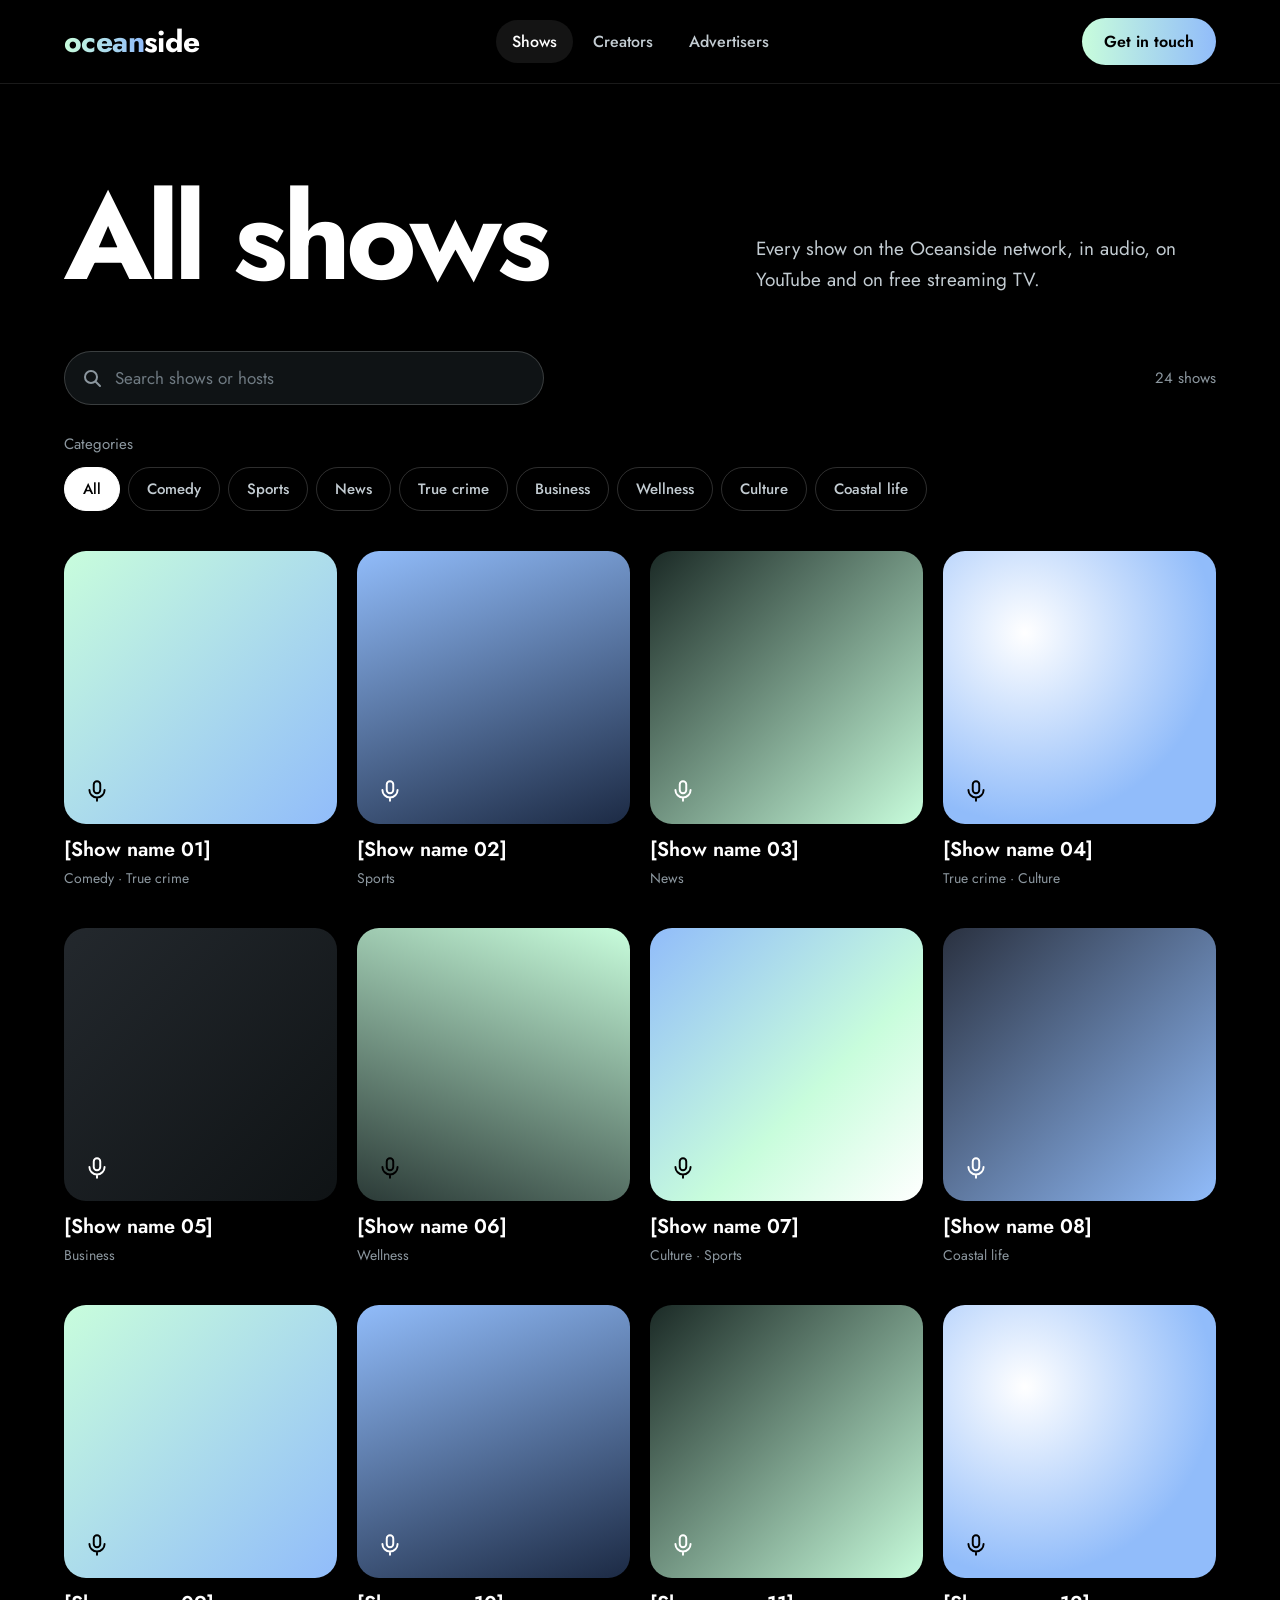
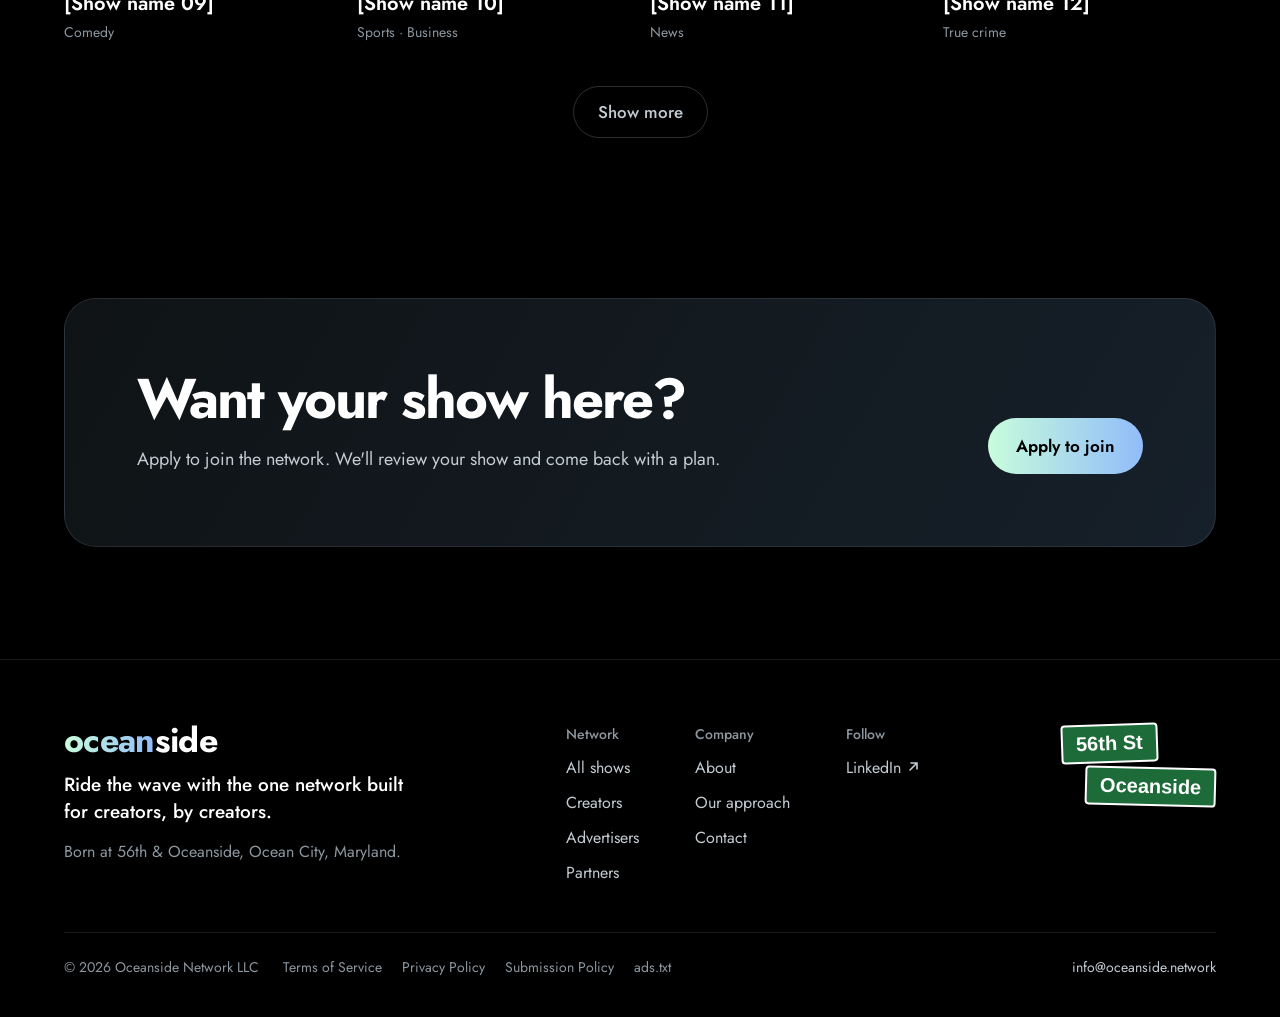
<file: shows.html>
<!doctype html>
<html lang="en">
<head>
<meta charset="utf-8">
<meta name="viewport" content="width=device-width, initial-scale=1, viewport-fit=cover">
<title>All shows | Oceanside</title>
<meta name="description" content="Browse every show on the Oceanside network.">
<meta property="og:title" content="All shows | Oceanside">
<meta property="og:description" content="Browse every show on the Oceanside network.">
<meta property="og:type" content="website">
<meta name="theme-color" content="#000000">
<link rel="icon" href="favicon.ico" sizes="any">
<link rel="icon" href="favicon.svg" type="image/svg+xml">
<link rel="apple-touch-icon" href="apple-touch-icon.png">
<link rel="preconnect" href="https://fonts.googleapis.com">
<link rel="preconnect" href="https://fonts.gstatic.com" crossorigin>
<link rel="stylesheet" href="https://fonts.googleapis.com/css2?family=Jost:wght@400;500;600;700;800&amp;display=swap">
<link rel="stylesheet" href="styles.css?v=8">
</head>
<body>
<div class="page">
<header class="navbar" style="height: 84px; flex-shrink: 0; box-sizing: border-box; padding: 0 64px; display: flex; align-items: center; justify-content: space-between; border-bottom: 1px solid rgba(255,255,255,0.10); background: #000000;">
<a href="./" class="om-logo" aria-label="Oceanside home" style="text-decoration: none; display: inline-flex; align-items: baseline; font-family: 'Jost', 'Futura', 'Century Gothic', 'Avenir Next', sans-serif; font-weight: 700; font-size: 30px; letter-spacing: -0.02em; line-height: 1;"><span style="background: linear-gradient(90deg, #C8FDDC, #91BCFA); -webkit-background-clip: text; background-clip: text; color: transparent;">ocean</span><span style="color: #FFFFFF;">side</span></a>
<nav aria-label="Main" class="navlinks" style="display: flex; align-items: center; gap: 4px;">
<a href="shows" aria-current="page" style="color: #FFFFFF; background: rgba(255,255,255,0.08); text-decoration: none; font-size: 16px; font-weight: 500; padding: 10px 16px; border-radius: 999px;">Shows</a>
<a href="creators" style="color: #C3CCD2; background: transparent; text-decoration: none; font-size: 16px; font-weight: 500; padding: 10px 16px; border-radius: 999px;">Creators</a>
<a href="advertisers" style="color: #C3CCD2; background: transparent; text-decoration: none; font-size: 16px; font-weight: 500; padding: 10px 16px; border-radius: 999px;">Advertisers</a>
</nav>
<a href="contact" style="background: linear-gradient(90deg, #C8FDDC, #91BCFA); color: #000000; text-decoration: none; font-weight: 600; font-size: 16px; padding: 12px 22px; border-radius: 999px;">Get in touch</a>
</header>
<section class="s" style="padding: 96px 64px 56px; display: flex; flex-direction: column; gap: 48px; flex-shrink: 0;">
<div class="row" style="display: flex; justify-content: space-between; align-items: flex-end; gap: 64px;"><h1 class="h1c" style="margin: 0; font-family: 'Jost', 'Futura', 'Century Gothic', 'Avenir Next', sans-serif; font-weight: 700; font-size: 120px; line-height: 0.96; letter-spacing: -0.04em; color: #FFFFFF; max-width: 1200px;">All shows</h1><p style="margin: 0; font-size: 19px; line-height: 1.6; color: #C3CCD2; max-width: 460px;">Every show on the Oceanside network, in audio, on YouTube and on free streaming TV.</p></div>
</section>
<section class="s" style="padding: 0 64px 112px; display: flex; flex-direction: column; gap: 28px; flex-shrink: 0;">
<div class="row" style="display: flex; justify-content: space-between; align-items: center; gap: 32px;"><div style="position: relative; flex: 1; max-width: 480px;"><label for="show-q" style="position: absolute; width: 1px; height: 1px; overflow: hidden; clip: rect(0 0 0 0);">Search shows</label><svg width="20" height="20" viewBox="0 0 20 20" fill="none" aria-hidden="true" style="position: absolute; left: 18px; top: 17px; color: #8C979F;"><circle cx="9" cy="9" r="6" stroke="currentColor" stroke-width="2"></circle><path d="M14 14l4 4" stroke="currentColor" stroke-width="2" stroke-linecap="round"></path></svg><input id="show-q" type="search" placeholder="Search shows or hosts" style="width: 100%; box-sizing: border-box; min-height: 54px; padding: 14px 18px 14px 50px; border-radius: 999px; border: 1px solid rgba(255,255,255,0.18); background: #0F1315; color: #FFFFFF; font-size: 17px; font-family: inherit;"></div><span id="show-count" role="status" style="font-size: 15px; color: #8C979F;">24 shows</span></div>
<fieldset style="border: none; margin: 0; padding: 0; min-width: 0;"><legend style="font-size: 15px; color: #8C979F; margin-bottom: 12px; padding: 0;">Categories</legend><div style="display: flex; flex-wrap: wrap; gap: 8px;"><button type="button" class="chip" data-filter="All" aria-pressed="true">All</button><button type="button" class="chip" data-filter="Comedy" aria-pressed="false">Comedy</button><button type="button" class="chip" data-filter="Sports" aria-pressed="false">Sports</button><button type="button" class="chip" data-filter="News" aria-pressed="false">News</button><button type="button" class="chip" data-filter="True crime" aria-pressed="false">True crime</button><button type="button" class="chip" data-filter="Business" aria-pressed="false">Business</button><button type="button" class="chip" data-filter="Wellness" aria-pressed="false">Wellness</button><button type="button" class="chip" data-filter="Culture" aria-pressed="false">Culture</button><button type="button" class="chip" data-filter="Coastal life" aria-pressed="false">Coastal life</button></div></fieldset>
<div class="g gc" id="show-grid" style="display: grid; grid-template-columns: repeat(4, minmax(0, 1fr)); gap: 40px 20px; padding-top: 12px;"><a class="tile show-tile" href="#" data-cats="Comedy|True crime" data-search="[show name 01] [host name]" style="text-decoration: none; color: #FFFFFF; display: flex; flex-direction: column; gap: 14px;">
<div class="tile-art" style="aspect-ratio: 1 / 1; border-radius: 22px; background: linear-gradient(135deg, #C8FDDC, #91BCFA); display: flex; align-items: flex-end; padding: 20px; box-sizing: border-box; color: #000000;"><svg width="26" height="26" viewBox="0 0 24 24" fill="none" aria-hidden="true"><rect x="9" y="3" width="6" height="11" rx="3" stroke="currentColor" stroke-width="1.8"></rect><path d="M5 11a7 7 0 0 0 14 0M12 18v3" stroke="currentColor" stroke-width="1.8" stroke-linecap="round"></path></svg></div>
<div style="display: flex; flex-direction: column; gap: 6px;"><span style="font-size: 20px; font-weight: 600; line-height: 1.2;">[Show name 01]</span><span style="font-size: 14px; color: #8C979F;">Comedy · True crime</span></div></a><a class="tile show-tile" href="#" data-cats="Sports" data-search="[show name 02] [host name]" style="text-decoration: none; color: #FFFFFF; display: flex; flex-direction: column; gap: 14px;">
<div class="tile-art" style="aspect-ratio: 1 / 1; border-radius: 22px; background: linear-gradient(160deg, #91BCFA, #1C2A44); display: flex; align-items: flex-end; padding: 20px; box-sizing: border-box; color: #FFFFFF;"><svg width="26" height="26" viewBox="0 0 24 24" fill="none" aria-hidden="true"><rect x="9" y="3" width="6" height="11" rx="3" stroke="currentColor" stroke-width="1.8"></rect><path d="M5 11a7 7 0 0 0 14 0M12 18v3" stroke="currentColor" stroke-width="1.8" stroke-linecap="round"></path></svg></div>
<div style="display: flex; flex-direction: column; gap: 6px;"><span style="font-size: 20px; font-weight: 600; line-height: 1.2;">[Show name 02]</span><span style="font-size: 14px; color: #8C979F;">Sports</span></div></a><a class="tile show-tile" href="#" data-cats="News" data-search="[show name 03] [host name]" style="text-decoration: none; color: #FFFFFF; display: flex; flex-direction: column; gap: 14px;">
<div class="tile-art" style="aspect-ratio: 1 / 1; border-radius: 22px; background: linear-gradient(135deg, #1B2A26, #C8FDDC); display: flex; align-items: flex-end; padding: 20px; box-sizing: border-box; color: #FFFFFF;"><svg width="26" height="26" viewBox="0 0 24 24" fill="none" aria-hidden="true"><rect x="9" y="3" width="6" height="11" rx="3" stroke="currentColor" stroke-width="1.8"></rect><path d="M5 11a7 7 0 0 0 14 0M12 18v3" stroke="currentColor" stroke-width="1.8" stroke-linecap="round"></path></svg></div>
<div style="display: flex; flex-direction: column; gap: 6px;"><span style="font-size: 20px; font-weight: 600; line-height: 1.2;">[Show name 03]</span><span style="font-size: 14px; color: #8C979F;">News</span></div></a><a class="tile show-tile" href="#" data-cats="True crime|Culture" data-search="[show name 04] [host name]" style="text-decoration: none; color: #FFFFFF; display: flex; flex-direction: column; gap: 14px;">
<div class="tile-art" style="aspect-ratio: 1 / 1; border-radius: 22px; background: radial-gradient(circle at 30% 30%, #FFFFFF, #91BCFA 70%); display: flex; align-items: flex-end; padding: 20px; box-sizing: border-box; color: #000000;"><svg width="26" height="26" viewBox="0 0 24 24" fill="none" aria-hidden="true"><rect x="9" y="3" width="6" height="11" rx="3" stroke="currentColor" stroke-width="1.8"></rect><path d="M5 11a7 7 0 0 0 14 0M12 18v3" stroke="currentColor" stroke-width="1.8" stroke-linecap="round"></path></svg></div>
<div style="display: flex; flex-direction: column; gap: 6px;"><span style="font-size: 20px; font-weight: 600; line-height: 1.2;">[Show name 04]</span><span style="font-size: 14px; color: #8C979F;">True crime · Culture</span></div></a><a class="tile show-tile" href="#" data-cats="Business" data-search="[show name 05] [host name]" style="text-decoration: none; color: #FFFFFF; display: flex; flex-direction: column; gap: 14px;">
<div class="tile-art" style="aspect-ratio: 1 / 1; border-radius: 22px; background: linear-gradient(135deg, #23282D, #0F1315); display: flex; align-items: flex-end; padding: 20px; box-sizing: border-box; color: #FFFFFF;"><svg width="26" height="26" viewBox="0 0 24 24" fill="none" aria-hidden="true"><rect x="9" y="3" width="6" height="11" rx="3" stroke="currentColor" stroke-width="1.8"></rect><path d="M5 11a7 7 0 0 0 14 0M12 18v3" stroke="currentColor" stroke-width="1.8" stroke-linecap="round"></path></svg></div>
<div style="display: flex; flex-direction: column; gap: 6px;"><span style="font-size: 20px; font-weight: 600; line-height: 1.2;">[Show name 05]</span><span style="font-size: 14px; color: #8C979F;">Business</span></div></a><a class="tile show-tile" href="#" data-cats="Wellness" data-search="[show name 06] [host name]" style="text-decoration: none; color: #FFFFFF; display: flex; flex-direction: column; gap: 14px;">
<div class="tile-art" style="aspect-ratio: 1 / 1; border-radius: 22px; background: linear-gradient(200deg, #C8FDDC, #2B3A37); display: flex; align-items: flex-end; padding: 20px; box-sizing: border-box; color: #000000;"><svg width="26" height="26" viewBox="0 0 24 24" fill="none" aria-hidden="true"><rect x="9" y="3" width="6" height="11" rx="3" stroke="currentColor" stroke-width="1.8"></rect><path d="M5 11a7 7 0 0 0 14 0M12 18v3" stroke="currentColor" stroke-width="1.8" stroke-linecap="round"></path></svg></div>
<div style="display: flex; flex-direction: column; gap: 6px;"><span style="font-size: 20px; font-weight: 600; line-height: 1.2;">[Show name 06]</span><span style="font-size: 14px; color: #8C979F;">Wellness</span></div></a><a class="tile show-tile" href="#" data-cats="Culture|Sports" data-search="[show name 07] [host name]" style="text-decoration: none; color: #FFFFFF; display: flex; flex-direction: column; gap: 14px;">
<div class="tile-art" style="aspect-ratio: 1 / 1; border-radius: 22px; background: linear-gradient(135deg, #91BCFA, #C8FDDC 60%, #FFFFFF); display: flex; align-items: flex-end; padding: 20px; box-sizing: border-box; color: #000000;"><svg width="26" height="26" viewBox="0 0 24 24" fill="none" aria-hidden="true"><rect x="9" y="3" width="6" height="11" rx="3" stroke="currentColor" stroke-width="1.8"></rect><path d="M5 11a7 7 0 0 0 14 0M12 18v3" stroke="currentColor" stroke-width="1.8" stroke-linecap="round"></path></svg></div>
<div style="display: flex; flex-direction: column; gap: 6px;"><span style="font-size: 20px; font-weight: 600; line-height: 1.2;">[Show name 07]</span><span style="font-size: 14px; color: #8C979F;">Culture · Sports</span></div></a><a class="tile show-tile" href="#" data-cats="Coastal life" data-search="[show name 08] [host name]" style="text-decoration: none; color: #FFFFFF; display: flex; flex-direction: column; gap: 14px;">
<div class="tile-art" style="aspect-ratio: 1 / 1; border-radius: 22px; background: linear-gradient(135deg, #2A3140, #91BCFA); display: flex; align-items: flex-end; padding: 20px; box-sizing: border-box; color: #FFFFFF;"><svg width="26" height="26" viewBox="0 0 24 24" fill="none" aria-hidden="true"><rect x="9" y="3" width="6" height="11" rx="3" stroke="currentColor" stroke-width="1.8"></rect><path d="M5 11a7 7 0 0 0 14 0M12 18v3" stroke="currentColor" stroke-width="1.8" stroke-linecap="round"></path></svg></div>
<div style="display: flex; flex-direction: column; gap: 6px;"><span style="font-size: 20px; font-weight: 600; line-height: 1.2;">[Show name 08]</span><span style="font-size: 14px; color: #8C979F;">Coastal life</span></div></a><a class="tile show-tile" href="#" data-cats="Comedy" data-search="[show name 09] [host name]" style="text-decoration: none; color: #FFFFFF; display: flex; flex-direction: column; gap: 14px;">
<div class="tile-art" style="aspect-ratio: 1 / 1; border-radius: 22px; background: linear-gradient(135deg, #C8FDDC, #91BCFA); display: flex; align-items: flex-end; padding: 20px; box-sizing: border-box; color: #000000;"><svg width="26" height="26" viewBox="0 0 24 24" fill="none" aria-hidden="true"><rect x="9" y="3" width="6" height="11" rx="3" stroke="currentColor" stroke-width="1.8"></rect><path d="M5 11a7 7 0 0 0 14 0M12 18v3" stroke="currentColor" stroke-width="1.8" stroke-linecap="round"></path></svg></div>
<div style="display: flex; flex-direction: column; gap: 6px;"><span style="font-size: 20px; font-weight: 600; line-height: 1.2;">[Show name 09]</span><span style="font-size: 14px; color: #8C979F;">Comedy</span></div></a><a class="tile show-tile" href="#" data-cats="Sports|Business" data-search="[show name 10] [host name]" style="text-decoration: none; color: #FFFFFF; display: flex; flex-direction: column; gap: 14px;">
<div class="tile-art" style="aspect-ratio: 1 / 1; border-radius: 22px; background: linear-gradient(160deg, #91BCFA, #1C2A44); display: flex; align-items: flex-end; padding: 20px; box-sizing: border-box; color: #FFFFFF;"><svg width="26" height="26" viewBox="0 0 24 24" fill="none" aria-hidden="true"><rect x="9" y="3" width="6" height="11" rx="3" stroke="currentColor" stroke-width="1.8"></rect><path d="M5 11a7 7 0 0 0 14 0M12 18v3" stroke="currentColor" stroke-width="1.8" stroke-linecap="round"></path></svg></div>
<div style="display: flex; flex-direction: column; gap: 6px;"><span style="font-size: 20px; font-weight: 600; line-height: 1.2;">[Show name 10]</span><span style="font-size: 14px; color: #8C979F;">Sports · Business</span></div></a><a class="tile show-tile" href="#" data-cats="News" data-search="[show name 11] [host name]" style="text-decoration: none; color: #FFFFFF; display: flex; flex-direction: column; gap: 14px;">
<div class="tile-art" style="aspect-ratio: 1 / 1; border-radius: 22px; background: linear-gradient(135deg, #1B2A26, #C8FDDC); display: flex; align-items: flex-end; padding: 20px; box-sizing: border-box; color: #FFFFFF;"><svg width="26" height="26" viewBox="0 0 24 24" fill="none" aria-hidden="true"><rect x="9" y="3" width="6" height="11" rx="3" stroke="currentColor" stroke-width="1.8"></rect><path d="M5 11a7 7 0 0 0 14 0M12 18v3" stroke="currentColor" stroke-width="1.8" stroke-linecap="round"></path></svg></div>
<div style="display: flex; flex-direction: column; gap: 6px;"><span style="font-size: 20px; font-weight: 600; line-height: 1.2;">[Show name 11]</span><span style="font-size: 14px; color: #8C979F;">News</span></div></a><a class="tile show-tile" href="#" data-cats="True crime" data-search="[show name 12] [host name]" style="text-decoration: none; color: #FFFFFF; display: flex; flex-direction: column; gap: 14px;">
<div class="tile-art" style="aspect-ratio: 1 / 1; border-radius: 22px; background: radial-gradient(circle at 30% 30%, #FFFFFF, #91BCFA 70%); display: flex; align-items: flex-end; padding: 20px; box-sizing: border-box; color: #000000;"><svg width="26" height="26" viewBox="0 0 24 24" fill="none" aria-hidden="true"><rect x="9" y="3" width="6" height="11" rx="3" stroke="currentColor" stroke-width="1.8"></rect><path d="M5 11a7 7 0 0 0 14 0M12 18v3" stroke="currentColor" stroke-width="1.8" stroke-linecap="round"></path></svg></div>
<div style="display: flex; flex-direction: column; gap: 6px;"><span style="font-size: 20px; font-weight: 600; line-height: 1.2;">[Show name 12]</span><span style="font-size: 14px; color: #8C979F;">True crime</span></div></a><a class="tile show-tile" href="#" data-cats="Business|Coastal life" data-search="[show name 13] [host name]" style="text-decoration: none; color: #FFFFFF; display: flex; flex-direction: column; gap: 14px;">
<div class="tile-art" style="aspect-ratio: 1 / 1; border-radius: 22px; background: linear-gradient(135deg, #23282D, #0F1315); display: flex; align-items: flex-end; padding: 20px; box-sizing: border-box; color: #FFFFFF;"><svg width="26" height="26" viewBox="0 0 24 24" fill="none" aria-hidden="true"><rect x="9" y="3" width="6" height="11" rx="3" stroke="currentColor" stroke-width="1.8"></rect><path d="M5 11a7 7 0 0 0 14 0M12 18v3" stroke="currentColor" stroke-width="1.8" stroke-linecap="round"></path></svg></div>
<div style="display: flex; flex-direction: column; gap: 6px;"><span style="font-size: 20px; font-weight: 600; line-height: 1.2;">[Show name 13]</span><span style="font-size: 14px; color: #8C979F;">Business · Coastal life</span></div></a><a class="tile show-tile" href="#" data-cats="Wellness" data-search="[show name 14] [host name]" style="text-decoration: none; color: #FFFFFF; display: flex; flex-direction: column; gap: 14px;">
<div class="tile-art" style="aspect-ratio: 1 / 1; border-radius: 22px; background: linear-gradient(200deg, #C8FDDC, #2B3A37); display: flex; align-items: flex-end; padding: 20px; box-sizing: border-box; color: #000000;"><svg width="26" height="26" viewBox="0 0 24 24" fill="none" aria-hidden="true"><rect x="9" y="3" width="6" height="11" rx="3" stroke="currentColor" stroke-width="1.8"></rect><path d="M5 11a7 7 0 0 0 14 0M12 18v3" stroke="currentColor" stroke-width="1.8" stroke-linecap="round"></path></svg></div>
<div style="display: flex; flex-direction: column; gap: 6px;"><span style="font-size: 20px; font-weight: 600; line-height: 1.2;">[Show name 14]</span><span style="font-size: 14px; color: #8C979F;">Wellness</span></div></a><a class="tile show-tile" href="#" data-cats="Culture" data-search="[show name 15] [host name]" style="text-decoration: none; color: #FFFFFF; display: flex; flex-direction: column; gap: 14px;">
<div class="tile-art" style="aspect-ratio: 1 / 1; border-radius: 22px; background: linear-gradient(135deg, #91BCFA, #C8FDDC 60%, #FFFFFF); display: flex; align-items: flex-end; padding: 20px; box-sizing: border-box; color: #000000;"><svg width="26" height="26" viewBox="0 0 24 24" fill="none" aria-hidden="true"><rect x="9" y="3" width="6" height="11" rx="3" stroke="currentColor" stroke-width="1.8"></rect><path d="M5 11a7 7 0 0 0 14 0M12 18v3" stroke="currentColor" stroke-width="1.8" stroke-linecap="round"></path></svg></div>
<div style="display: flex; flex-direction: column; gap: 6px;"><span style="font-size: 20px; font-weight: 600; line-height: 1.2;">[Show name 15]</span><span style="font-size: 14px; color: #8C979F;">Culture</span></div></a><a class="tile show-tile" href="#" data-cats="Coastal life|News" data-search="[show name 16] [host name]" style="text-decoration: none; color: #FFFFFF; display: flex; flex-direction: column; gap: 14px;">
<div class="tile-art" style="aspect-ratio: 1 / 1; border-radius: 22px; background: linear-gradient(135deg, #2A3140, #91BCFA); display: flex; align-items: flex-end; padding: 20px; box-sizing: border-box; color: #FFFFFF;"><svg width="26" height="26" viewBox="0 0 24 24" fill="none" aria-hidden="true"><rect x="9" y="3" width="6" height="11" rx="3" stroke="currentColor" stroke-width="1.8"></rect><path d="M5 11a7 7 0 0 0 14 0M12 18v3" stroke="currentColor" stroke-width="1.8" stroke-linecap="round"></path></svg></div>
<div style="display: flex; flex-direction: column; gap: 6px;"><span style="font-size: 20px; font-weight: 600; line-height: 1.2;">[Show name 16]</span><span style="font-size: 14px; color: #8C979F;">Coastal life · News</span></div></a><a class="tile show-tile" href="#" data-cats="Comedy" data-search="[show name 17] [host name]" style="text-decoration: none; color: #FFFFFF; display: flex; flex-direction: column; gap: 14px;">
<div class="tile-art" style="aspect-ratio: 1 / 1; border-radius: 22px; background: linear-gradient(135deg, #C8FDDC, #91BCFA); display: flex; align-items: flex-end; padding: 20px; box-sizing: border-box; color: #000000;"><svg width="26" height="26" viewBox="0 0 24 24" fill="none" aria-hidden="true"><rect x="9" y="3" width="6" height="11" rx="3" stroke="currentColor" stroke-width="1.8"></rect><path d="M5 11a7 7 0 0 0 14 0M12 18v3" stroke="currentColor" stroke-width="1.8" stroke-linecap="round"></path></svg></div>
<div style="display: flex; flex-direction: column; gap: 6px;"><span style="font-size: 20px; font-weight: 600; line-height: 1.2;">[Show name 17]</span><span style="font-size: 14px; color: #8C979F;">Comedy</span></div></a><a class="tile show-tile" href="#" data-cats="Sports" data-search="[show name 18] [host name]" style="text-decoration: none; color: #FFFFFF; display: flex; flex-direction: column; gap: 14px;">
<div class="tile-art" style="aspect-ratio: 1 / 1; border-radius: 22px; background: linear-gradient(160deg, #91BCFA, #1C2A44); display: flex; align-items: flex-end; padding: 20px; box-sizing: border-box; color: #FFFFFF;"><svg width="26" height="26" viewBox="0 0 24 24" fill="none" aria-hidden="true"><rect x="9" y="3" width="6" height="11" rx="3" stroke="currentColor" stroke-width="1.8"></rect><path d="M5 11a7 7 0 0 0 14 0M12 18v3" stroke="currentColor" stroke-width="1.8" stroke-linecap="round"></path></svg></div>
<div style="display: flex; flex-direction: column; gap: 6px;"><span style="font-size: 20px; font-weight: 600; line-height: 1.2;">[Show name 18]</span><span style="font-size: 14px; color: #8C979F;">Sports</span></div></a><a class="tile show-tile" href="#" data-cats="News|Wellness" data-search="[show name 19] [host name]" style="text-decoration: none; color: #FFFFFF; display: flex; flex-direction: column; gap: 14px;">
<div class="tile-art" style="aspect-ratio: 1 / 1; border-radius: 22px; background: linear-gradient(135deg, #1B2A26, #C8FDDC); display: flex; align-items: flex-end; padding: 20px; box-sizing: border-box; color: #FFFFFF;"><svg width="26" height="26" viewBox="0 0 24 24" fill="none" aria-hidden="true"><rect x="9" y="3" width="6" height="11" rx="3" stroke="currentColor" stroke-width="1.8"></rect><path d="M5 11a7 7 0 0 0 14 0M12 18v3" stroke="currentColor" stroke-width="1.8" stroke-linecap="round"></path></svg></div>
<div style="display: flex; flex-direction: column; gap: 6px;"><span style="font-size: 20px; font-weight: 600; line-height: 1.2;">[Show name 19]</span><span style="font-size: 14px; color: #8C979F;">News · Wellness</span></div></a><a class="tile show-tile" href="#" data-cats="True crime" data-search="[show name 20] [host name]" style="text-decoration: none; color: #FFFFFF; display: flex; flex-direction: column; gap: 14px;">
<div class="tile-art" style="aspect-ratio: 1 / 1; border-radius: 22px; background: radial-gradient(circle at 30% 30%, #FFFFFF, #91BCFA 70%); display: flex; align-items: flex-end; padding: 20px; box-sizing: border-box; color: #000000;"><svg width="26" height="26" viewBox="0 0 24 24" fill="none" aria-hidden="true"><rect x="9" y="3" width="6" height="11" rx="3" stroke="currentColor" stroke-width="1.8"></rect><path d="M5 11a7 7 0 0 0 14 0M12 18v3" stroke="currentColor" stroke-width="1.8" stroke-linecap="round"></path></svg></div>
<div style="display: flex; flex-direction: column; gap: 6px;"><span style="font-size: 20px; font-weight: 600; line-height: 1.2;">[Show name 20]</span><span style="font-size: 14px; color: #8C979F;">True crime</span></div></a><a class="tile show-tile" href="#" data-cats="Business" data-search="[show name 21] [host name]" style="text-decoration: none; color: #FFFFFF; display: flex; flex-direction: column; gap: 14px;">
<div class="tile-art" style="aspect-ratio: 1 / 1; border-radius: 22px; background: linear-gradient(135deg, #23282D, #0F1315); display: flex; align-items: flex-end; padding: 20px; box-sizing: border-box; color: #FFFFFF;"><svg width="26" height="26" viewBox="0 0 24 24" fill="none" aria-hidden="true"><rect x="9" y="3" width="6" height="11" rx="3" stroke="currentColor" stroke-width="1.8"></rect><path d="M5 11a7 7 0 0 0 14 0M12 18v3" stroke="currentColor" stroke-width="1.8" stroke-linecap="round"></path></svg></div>
<div style="display: flex; flex-direction: column; gap: 6px;"><span style="font-size: 20px; font-weight: 600; line-height: 1.2;">[Show name 21]</span><span style="font-size: 14px; color: #8C979F;">Business</span></div></a><a class="tile show-tile" href="#" data-cats="Wellness|Comedy" data-search="[show name 22] [host name]" style="text-decoration: none; color: #FFFFFF; display: flex; flex-direction: column; gap: 14px;">
<div class="tile-art" style="aspect-ratio: 1 / 1; border-radius: 22px; background: linear-gradient(200deg, #C8FDDC, #2B3A37); display: flex; align-items: flex-end; padding: 20px; box-sizing: border-box; color: #000000;"><svg width="26" height="26" viewBox="0 0 24 24" fill="none" aria-hidden="true"><rect x="9" y="3" width="6" height="11" rx="3" stroke="currentColor" stroke-width="1.8"></rect><path d="M5 11a7 7 0 0 0 14 0M12 18v3" stroke="currentColor" stroke-width="1.8" stroke-linecap="round"></path></svg></div>
<div style="display: flex; flex-direction: column; gap: 6px;"><span style="font-size: 20px; font-weight: 600; line-height: 1.2;">[Show name 22]</span><span style="font-size: 14px; color: #8C979F;">Wellness · Comedy</span></div></a><a class="tile show-tile" href="#" data-cats="Culture" data-search="[show name 23] [host name]" style="text-decoration: none; color: #FFFFFF; display: flex; flex-direction: column; gap: 14px;">
<div class="tile-art" style="aspect-ratio: 1 / 1; border-radius: 22px; background: linear-gradient(135deg, #91BCFA, #C8FDDC 60%, #FFFFFF); display: flex; align-items: flex-end; padding: 20px; box-sizing: border-box; color: #000000;"><svg width="26" height="26" viewBox="0 0 24 24" fill="none" aria-hidden="true"><rect x="9" y="3" width="6" height="11" rx="3" stroke="currentColor" stroke-width="1.8"></rect><path d="M5 11a7 7 0 0 0 14 0M12 18v3" stroke="currentColor" stroke-width="1.8" stroke-linecap="round"></path></svg></div>
<div style="display: flex; flex-direction: column; gap: 6px;"><span style="font-size: 20px; font-weight: 600; line-height: 1.2;">[Show name 23]</span><span style="font-size: 14px; color: #8C979F;">Culture</span></div></a><a class="tile show-tile" href="#" data-cats="Coastal life" data-search="[show name 24] [host name]" style="text-decoration: none; color: #FFFFFF; display: flex; flex-direction: column; gap: 14px;">
<div class="tile-art" style="aspect-ratio: 1 / 1; border-radius: 22px; background: linear-gradient(135deg, #2A3140, #91BCFA); display: flex; align-items: flex-end; padding: 20px; box-sizing: border-box; color: #FFFFFF;"><svg width="26" height="26" viewBox="0 0 24 24" fill="none" aria-hidden="true"><rect x="9" y="3" width="6" height="11" rx="3" stroke="currentColor" stroke-width="1.8"></rect><path d="M5 11a7 7 0 0 0 14 0M12 18v3" stroke="currentColor" stroke-width="1.8" stroke-linecap="round"></path></svg></div>
<div style="display: flex; flex-direction: column; gap: 6px;"><span style="font-size: 20px; font-weight: 600; line-height: 1.2;">[Show name 24]</span><span style="font-size: 14px; color: #8C979F;">Coastal life</span></div></a></div>
<div id="show-empty" hidden style="padding: 48px 0; display: flex; flex-direction: column; gap: 16px; align-items: flex-start;"><h3 style="margin: 0; font-family: 'Jost', 'Futura', 'Century Gothic', 'Avenir Next', sans-serif; font-weight: 600; font-size: 24px; line-height: 1.15; letter-spacing: -0.015em; color: #FFFFFF;">No shows match that search.</h3><button type="button" class="chip" id="show-clear">Clear filters</button></div><div id="show-more-wrap" style="display: flex; justify-content: center; padding-top: 16px;"><button type="button" class="chip lg" id="show-more">Show more</button></div>
</section>
<section class="s" style="padding: 48px 64px 112px; display: flex; flex-direction: column; gap: 48px; flex-shrink: 0;">
<div class="row ctab" style="border-radius: 32px; padding: 72px; background: linear-gradient(120deg, #0F1315, #16202A); border: 1px solid rgba(255,255,255,0.10); display: flex; justify-content: space-between; align-items: flex-end; gap: 64px;">
<div style="display: flex; flex-direction: column; gap: 18px;"><h2 class="h2c" style="margin: 0; font-family: 'Jost', 'Futura', 'Century Gothic', 'Avenir Next', sans-serif; font-weight: 700; font-size: 56px; line-height: 1; letter-spacing: -0.035em; color: #FFFFFF; max-width: 900px;">Want your show here?</h2><p style="margin: 0; font-size: 18px; line-height: 1.6; color: #C3CCD2; max-width: 620px;">Apply to join the network. We'll review your show and come back with a plan.</p></div><div style="display: flex; gap: 12px; flex-shrink: 0;"><a href="contact" style="background: linear-gradient(90deg, #C8FDDC, #91BCFA); color: #000000; text-decoration: none; font-weight: 600; font-size: 17px; padding: 16px 28px; border-radius: 999px; display: inline-block;">Apply to join</a></div></div>
</section>
<footer style="margin-top: auto; flex-shrink: 0; border-top: 1px solid rgba(255,255,255,0.10); padding: 64px 64px 40px; display: flex; flex-direction: column; gap: 48px; background: #000000;">
<div class="row" style="display: flex; justify-content: space-between; align-items: flex-start; gap: 64px;">
<div style="display: flex; flex-direction: column; gap: 14px; max-width: 360px;"><a href="./" class="om-logo" aria-label="Oceanside home" style="text-decoration: none; display: inline-flex; align-items: baseline; font-family: 'Jost', 'Futura', 'Century Gothic', 'Avenir Next', sans-serif; font-weight: 700; font-size: 34px; letter-spacing: -0.02em; line-height: 1;"><span style="background: linear-gradient(90deg, #C8FDDC, #91BCFA); -webkit-background-clip: text; background-clip: text; color: transparent;">ocean</span><span style="color: #FFFFFF;">side</span></a><p style="margin: 0; font-size: 19px; font-weight: 500; line-height: 1.4; color: #FFFFFF;">Ride the wave with the one network built for creators, by creators.</p><p style="margin: 0; font-size: 16px; line-height: 1.6; color: #8C979F;">Born at 56th &amp; Oceanside, Ocean City, Maryland.</p></div>
<div style="display: flex; gap: 56px;">
<div style="display: flex; flex-direction: column; gap: 12px;"><div style="font-size: 14px; color: #8C979F; font-weight: 500;">Network</div><a href="shows" style="color: #C3CCD2; text-decoration: none; font-size: 16px;">All shows</a><a href="creators" style="color: #C3CCD2; text-decoration: none; font-size: 16px;">Creators</a><a href="advertisers" style="color: #C3CCD2; text-decoration: none; font-size: 16px;">Advertisers</a><a href="partners" style="color: #C3CCD2; text-decoration: none; font-size: 16px;">Partners</a></div>
<div style="display: flex; flex-direction: column; gap: 12px;"><div style="font-size: 14px; color: #8C979F; font-weight: 500;">Company</div><a href="about" style="color: #C3CCD2; text-decoration: none; font-size: 16px;">About</a><a href="approach" style="color: #C3CCD2; text-decoration: none; font-size: 16px;">Our approach</a><a href="contact" style="color: #C3CCD2; text-decoration: none; font-size: 16px;">Contact</a></div>
<div style="display: flex; flex-direction: column; gap: 12px;"><div style="font-size: 14px; color: #8C979F; font-weight: 500;">Follow</div><a href="https://www.linkedin.com/company/oceanside-media-network" target="_blank" rel="noopener" style="color: #C3CCD2; text-decoration: none; font-size: 16px; display: inline-flex; align-items: center;">LinkedIn<svg width="12" height="12" viewBox="0 0 12 12" fill="none" aria-hidden="true" style="margin-left: 6px;"><path d="M4 2h6v6M10 2L3 9" stroke="currentColor" stroke-width="1.6" stroke-linecap="round"></path></svg><span style="position: absolute; width: 1px; height: 1px; overflow: hidden; clip: rect(0 0 0 0);"> (opens in a new tab)</span></a></div>
</div>
<div aria-label="Street sign: 56th Street and Oceanside" style="display: flex; flex-direction: column; gap: 4px; align-items: flex-start;"><div style="background: #1E6B3A; color: #FFFFFF; border: 2px solid #FFFFFF; border-radius: 4px; padding: 6px 13px; font-family: Helvetica, Arial, sans-serif; font-weight: 700; font-size: 20px; margin-left: 0px; transform: rotate(-2deg);">56th St</div><div style="background: #1E6B3A; color: #FFFFFF; border: 2px solid #FFFFFF; border-radius: 4px; padding: 6px 13px; font-family: Helvetica, Arial, sans-serif; font-weight: 700; font-size: 20px; margin-left: 24px; transform: rotate(1.5deg);">Oceanside</div></div>
</div>
<div style="display: flex; justify-content: space-between; align-items: center; flex-wrap: wrap; gap: 16px 32px; padding-top: 24px; border-top: 1px solid rgba(255,255,255,0.10); font-size: 14px; color: #8C979F;"><div style="display: flex; align-items: center; flex-wrap: wrap; gap: 8px 24px;"><span>© 2026 Oceanside Network LLC</span><nav aria-label="Legal" style="display: flex; flex-wrap: wrap; gap: 8px 20px;"><a href="terms" style="color: #8C979F; text-decoration: none;">Terms of Service</a><a href="privacy" style="color: #8C979F; text-decoration: none;">Privacy Policy</a><a href="submissions" style="color: #8C979F; text-decoration: none;">Submission Policy</a><a href="ads-txt" style="color: #8C979F; text-decoration: none;">ads.txt</a></nav></div><a href="mailto:info@oceanside.network" style="color: #C3CCD2; text-decoration: none;">info@oceanside.network</a></div>
</footer>
</div>
<script src="site.js?v=8"></script>
</body>
</html>
</file>
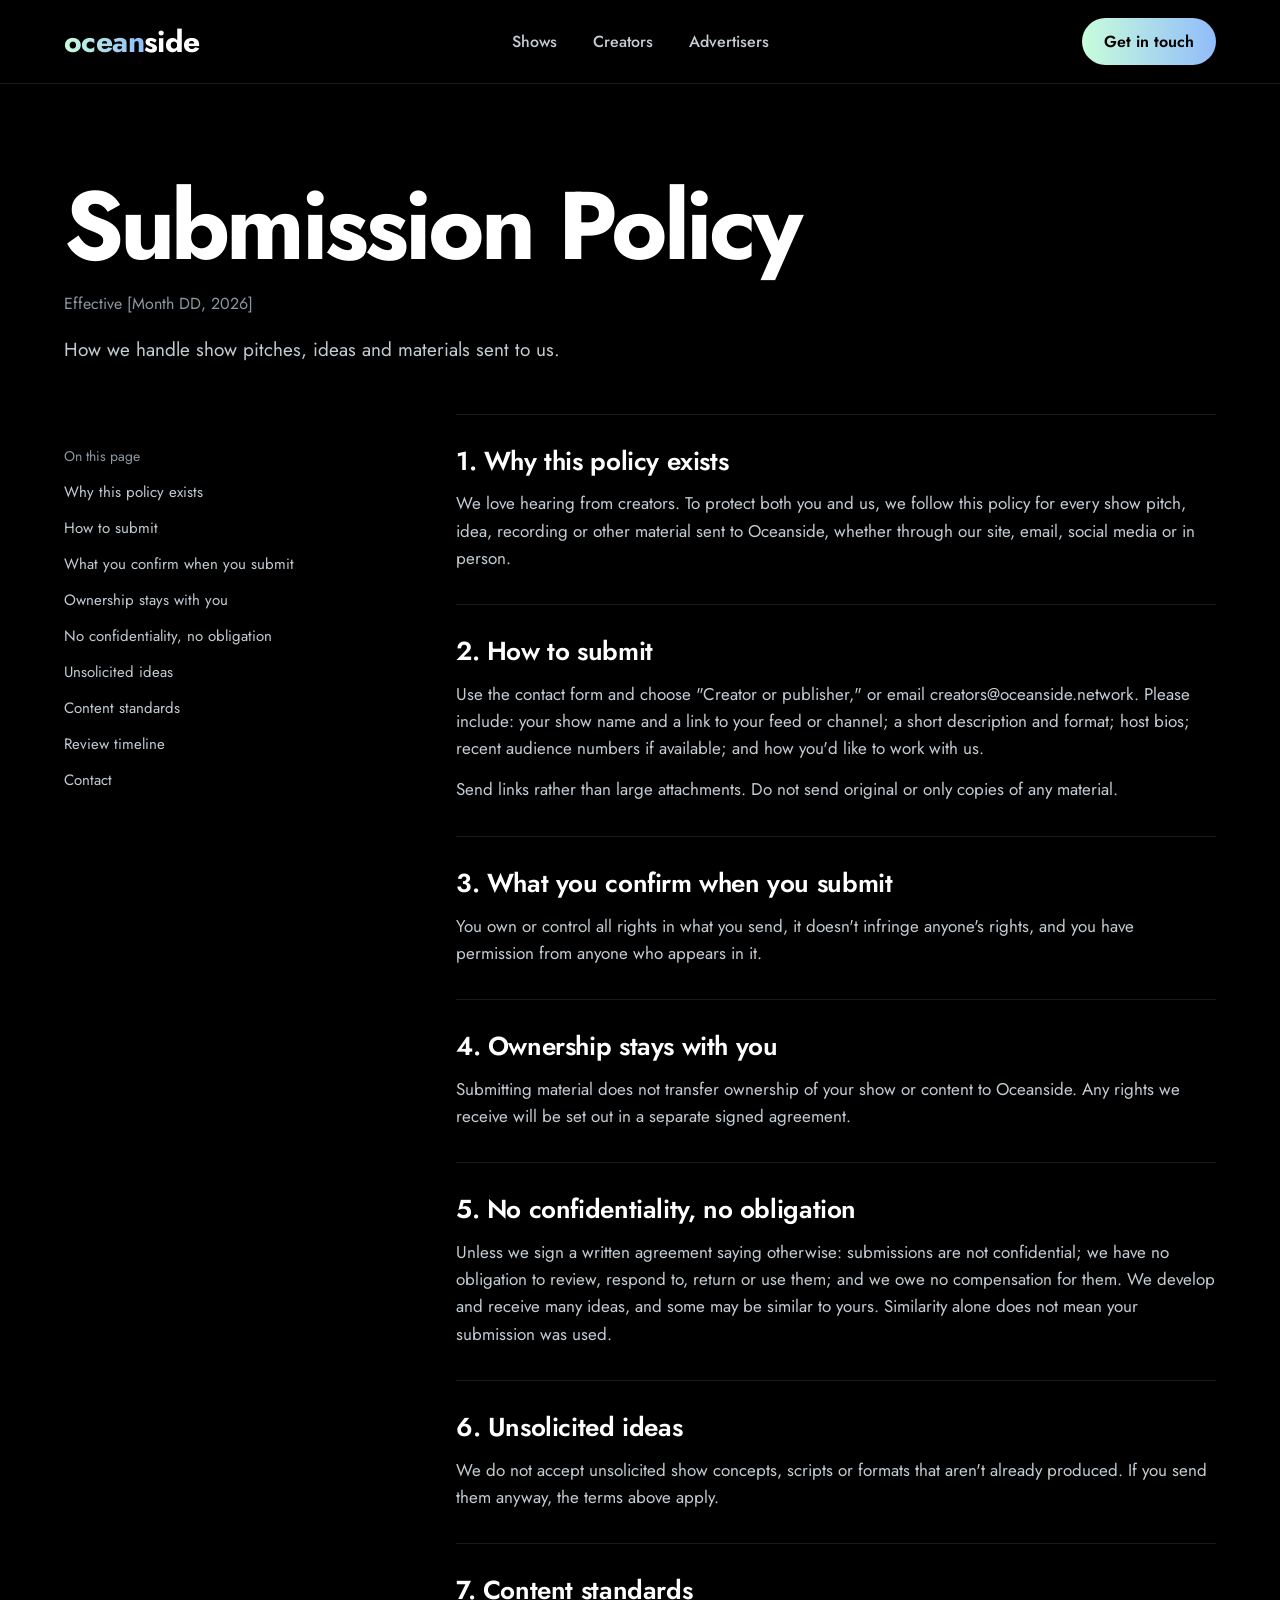
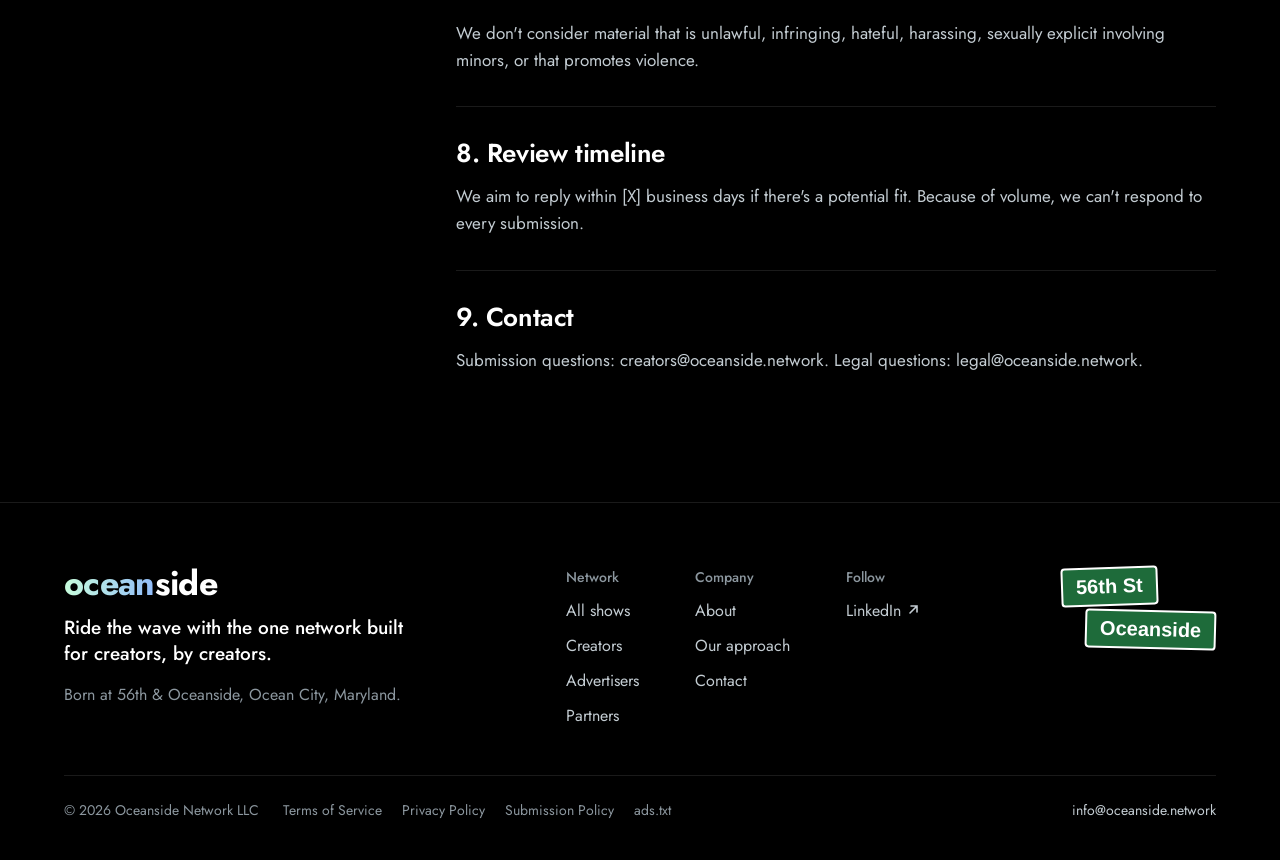
<file: submissions.html>
<!doctype html>
<html lang="en">
<head>
<meta charset="utf-8">
<meta name="viewport" content="width=device-width, initial-scale=1, viewport-fit=cover">
<title>Submission Policy | Oceanside</title>
<meta name="description" content="Oceanside Submission Policy.">
<meta property="og:title" content="Submission Policy | Oceanside">
<meta property="og:description" content="Oceanside Submission Policy.">
<meta property="og:type" content="website">
<meta name="theme-color" content="#000000">
<link rel="icon" href="favicon.ico" sizes="any">
<link rel="icon" href="favicon.svg" type="image/svg+xml">
<link rel="apple-touch-icon" href="apple-touch-icon.png">
<link rel="preconnect" href="https://fonts.googleapis.com">
<link rel="preconnect" href="https://fonts.gstatic.com" crossorigin>
<link rel="stylesheet" href="https://fonts.googleapis.com/css2?family=Jost:wght@400;500;600;700;800&amp;display=swap">
<link rel="stylesheet" href="styles.css?v=8">
</head>
<body>
<div class="page">
<header class="navbar" style="height: 84px; flex-shrink: 0; box-sizing: border-box; padding: 0 64px; display: flex; align-items: center; justify-content: space-between; border-bottom: 1px solid rgba(255,255,255,0.10); background: #000000;">
<a href="./" class="om-logo" aria-label="Oceanside home" style="text-decoration: none; display: inline-flex; align-items: baseline; font-family: 'Jost', 'Futura', 'Century Gothic', 'Avenir Next', sans-serif; font-weight: 700; font-size: 30px; letter-spacing: -0.02em; line-height: 1;"><span style="background: linear-gradient(90deg, #C8FDDC, #91BCFA); -webkit-background-clip: text; background-clip: text; color: transparent;">ocean</span><span style="color: #FFFFFF;">side</span></a>
<nav aria-label="Main" class="navlinks" style="display: flex; align-items: center; gap: 4px;">
<a href="shows" style="color: #C3CCD2; background: transparent; text-decoration: none; font-size: 16px; font-weight: 500; padding: 10px 16px; border-radius: 999px;">Shows</a>
<a href="creators" style="color: #C3CCD2; background: transparent; text-decoration: none; font-size: 16px; font-weight: 500; padding: 10px 16px; border-radius: 999px;">Creators</a>
<a href="advertisers" style="color: #C3CCD2; background: transparent; text-decoration: none; font-size: 16px; font-weight: 500; padding: 10px 16px; border-radius: 999px;">Advertisers</a>
</nav>
<a href="contact" style="background: linear-gradient(90deg, #C8FDDC, #91BCFA); color: #000000; text-decoration: none; font-weight: 600; font-size: 16px; padding: 12px 22px; border-radius: 999px;">Get in touch</a>
</header>
<section class="s" style="padding: 96px 64px 48px; display: flex; flex-direction: column; gap: 48px; flex-shrink: 0;">
<div style="display: flex; flex-direction: column; gap: 20px;"><h1 class="h1c" style="margin: 0; font-family: 'Jost', 'Futura', 'Century Gothic', 'Avenir Next', sans-serif; font-weight: 700; font-size: 96px; line-height: 0.96; letter-spacing: -0.04em; color: #FFFFFF; max-width: 1200px;">Submission Policy</h1><span style="font-size: 16px; color: #8C979F;">Effective [Month DD, 2026]</span><p style="margin: 0; font-size: 19px; line-height: 1.6; color: #C3CCD2; max-width: 720px;">How we handle show pitches, ideas and materials sent to us.</p></div>
</section>

<section class="g g12 s" style="padding: 0 64px 96px; display: grid; grid-template-columns: repeat(12, minmax(0, 1fr)); column-gap: 24px; flex-shrink: 0;">
<nav aria-label="On this page" style="grid-column: 1 / span 3; align-self: start; display: flex; flex-direction: column; padding-top: 32px;"><span style="font-size: 14px; color: #8C979F; margin-bottom: 8px;">On this page</span><a href="#sub-1" style="color: #C3CCD2; text-decoration: none; font-size: 15px; padding: 7px 0; display: block;">Why this policy exists</a><a href="#sub-2" style="color: #C3CCD2; text-decoration: none; font-size: 15px; padding: 7px 0; display: block;">How to submit</a><a href="#sub-3" style="color: #C3CCD2; text-decoration: none; font-size: 15px; padding: 7px 0; display: block;">What you confirm when you submit</a><a href="#sub-4" style="color: #C3CCD2; text-decoration: none; font-size: 15px; padding: 7px 0; display: block;">Ownership stays with you</a><a href="#sub-5" style="color: #C3CCD2; text-decoration: none; font-size: 15px; padding: 7px 0; display: block;">No confidentiality, no obligation</a><a href="#sub-6" style="color: #C3CCD2; text-decoration: none; font-size: 15px; padding: 7px 0; display: block;">Unsolicited ideas</a><a href="#sub-7" style="color: #C3CCD2; text-decoration: none; font-size: 15px; padding: 7px 0; display: block;">Content standards</a><a href="#sub-8" style="color: #C3CCD2; text-decoration: none; font-size: 15px; padding: 7px 0; display: block;">Review timeline</a><a href="#sub-9" style="color: #C3CCD2; text-decoration: none; font-size: 15px; padding: 7px 0; display: block;">Contact</a></nav>
<div style="grid-column: 5 / span 8; display: flex; flex-direction: column;"><section class="s" id="sub-1" style="display: flex; flex-direction: column; gap: 14px; padding: 32px 0; border-top: 1px solid rgba(255,255,255,0.10);"><h3 style="margin: 0; font-family: 'Jost', 'Futura', 'Century Gothic', 'Avenir Next', sans-serif; font-weight: 600; font-size: 26px; line-height: 1.15; letter-spacing: -0.015em; color: #FFFFFF;">1. Why this policy exists</h3><p style="margin: 0; font-size: 17px; line-height: 1.6; color: #C3CCD2; max-width: 760px;">We love hearing from creators. To protect both you and us, we follow this policy for every show pitch, idea, recording or other material sent to Oceanside, whether through our site, email, social media or in person.</p></section><section class="s" id="sub-2" style="display: flex; flex-direction: column; gap: 14px; padding: 32px 0; border-top: 1px solid rgba(255,255,255,0.10);"><h3 style="margin: 0; font-family: 'Jost', 'Futura', 'Century Gothic', 'Avenir Next', sans-serif; font-weight: 600; font-size: 26px; line-height: 1.15; letter-spacing: -0.015em; color: #FFFFFF;">2. How to submit</h3><p style="margin: 0; font-size: 17px; line-height: 1.6; color: #C3CCD2; max-width: 760px;">Use the contact form and choose "Creator or publisher," or email creators@oceanside.network. Please include: your show name and a link to your feed or channel; a short description and format; host bios; recent audience numbers if available; and how you'd like to work with us.</p><p style="margin: 0; font-size: 17px; line-height: 1.6; color: #C3CCD2; max-width: 760px;">Send links rather than large attachments. Do not send original or only copies of any material.</p></section><section class="s" id="sub-3" style="display: flex; flex-direction: column; gap: 14px; padding: 32px 0; border-top: 1px solid rgba(255,255,255,0.10);"><h3 style="margin: 0; font-family: 'Jost', 'Futura', 'Century Gothic', 'Avenir Next', sans-serif; font-weight: 600; font-size: 26px; line-height: 1.15; letter-spacing: -0.015em; color: #FFFFFF;">3. What you confirm when you submit</h3><p style="margin: 0; font-size: 17px; line-height: 1.6; color: #C3CCD2; max-width: 760px;">You own or control all rights in what you send, it doesn't infringe anyone's rights, and you have permission from anyone who appears in it.</p></section><section class="s" id="sub-4" style="display: flex; flex-direction: column; gap: 14px; padding: 32px 0; border-top: 1px solid rgba(255,255,255,0.10);"><h3 style="margin: 0; font-family: 'Jost', 'Futura', 'Century Gothic', 'Avenir Next', sans-serif; font-weight: 600; font-size: 26px; line-height: 1.15; letter-spacing: -0.015em; color: #FFFFFF;">4. Ownership stays with you</h3><p style="margin: 0; font-size: 17px; line-height: 1.6; color: #C3CCD2; max-width: 760px;">Submitting material does not transfer ownership of your show or content to Oceanside. Any rights we receive will be set out in a separate signed agreement.</p></section><section class="s" id="sub-5" style="display: flex; flex-direction: column; gap: 14px; padding: 32px 0; border-top: 1px solid rgba(255,255,255,0.10);"><h3 style="margin: 0; font-family: 'Jost', 'Futura', 'Century Gothic', 'Avenir Next', sans-serif; font-weight: 600; font-size: 26px; line-height: 1.15; letter-spacing: -0.015em; color: #FFFFFF;">5. No confidentiality, no obligation</h3><p style="margin: 0; font-size: 17px; line-height: 1.6; color: #C3CCD2; max-width: 760px;">Unless we sign a written agreement saying otherwise: submissions are not confidential; we have no obligation to review, respond to, return or use them; and we owe no compensation for them. We develop and receive many ideas, and some may be similar to yours. Similarity alone does not mean your submission was used.</p></section><section class="s" id="sub-6" style="display: flex; flex-direction: column; gap: 14px; padding: 32px 0; border-top: 1px solid rgba(255,255,255,0.10);"><h3 style="margin: 0; font-family: 'Jost', 'Futura', 'Century Gothic', 'Avenir Next', sans-serif; font-weight: 600; font-size: 26px; line-height: 1.15; letter-spacing: -0.015em; color: #FFFFFF;">6. Unsolicited ideas</h3><p style="margin: 0; font-size: 17px; line-height: 1.6; color: #C3CCD2; max-width: 760px;">We do not accept unsolicited show concepts, scripts or formats that aren't already produced. If you send them anyway, the terms above apply.</p></section><section class="s" id="sub-7" style="display: flex; flex-direction: column; gap: 14px; padding: 32px 0; border-top: 1px solid rgba(255,255,255,0.10);"><h3 style="margin: 0; font-family: 'Jost', 'Futura', 'Century Gothic', 'Avenir Next', sans-serif; font-weight: 600; font-size: 26px; line-height: 1.15; letter-spacing: -0.015em; color: #FFFFFF;">7. Content standards</h3><p style="margin: 0; font-size: 17px; line-height: 1.6; color: #C3CCD2; max-width: 760px;">We don't consider material that is unlawful, infringing, hateful, harassing, sexually explicit involving minors, or that promotes violence.</p></section><section class="s" id="sub-8" style="display: flex; flex-direction: column; gap: 14px; padding: 32px 0; border-top: 1px solid rgba(255,255,255,0.10);"><h3 style="margin: 0; font-family: 'Jost', 'Futura', 'Century Gothic', 'Avenir Next', sans-serif; font-weight: 600; font-size: 26px; line-height: 1.15; letter-spacing: -0.015em; color: #FFFFFF;">8. Review timeline</h3><p style="margin: 0; font-size: 17px; line-height: 1.6; color: #C3CCD2; max-width: 760px;">We aim to reply within [X] business days if there's a potential fit. Because of volume, we can't respond to every submission.</p></section><section class="s" id="sub-9" style="display: flex; flex-direction: column; gap: 14px; padding: 32px 0; border-top: 1px solid rgba(255,255,255,0.10);"><h3 style="margin: 0; font-family: 'Jost', 'Futura', 'Century Gothic', 'Avenir Next', sans-serif; font-weight: 600; font-size: 26px; line-height: 1.15; letter-spacing: -0.015em; color: #FFFFFF;">9. Contact</h3><p style="margin: 0; font-size: 17px; line-height: 1.6; color: #C3CCD2; max-width: 760px;">Submission questions: creators@oceanside.network. Legal questions: legal@oceanside.network.</p></section></div>
</section>
<footer style="margin-top: auto; flex-shrink: 0; border-top: 1px solid rgba(255,255,255,0.10); padding: 64px 64px 40px; display: flex; flex-direction: column; gap: 48px; background: #000000;">
<div class="row" style="display: flex; justify-content: space-between; align-items: flex-start; gap: 64px;">
<div style="display: flex; flex-direction: column; gap: 14px; max-width: 360px;"><a href="./" class="om-logo" aria-label="Oceanside home" style="text-decoration: none; display: inline-flex; align-items: baseline; font-family: 'Jost', 'Futura', 'Century Gothic', 'Avenir Next', sans-serif; font-weight: 700; font-size: 34px; letter-spacing: -0.02em; line-height: 1;"><span style="background: linear-gradient(90deg, #C8FDDC, #91BCFA); -webkit-background-clip: text; background-clip: text; color: transparent;">ocean</span><span style="color: #FFFFFF;">side</span></a><p style="margin: 0; font-size: 19px; font-weight: 500; line-height: 1.4; color: #FFFFFF;">Ride the wave with the one network built for creators, by creators.</p><p style="margin: 0; font-size: 16px; line-height: 1.6; color: #8C979F;">Born at 56th &amp; Oceanside, Ocean City, Maryland.</p></div>
<div style="display: flex; gap: 56px;">
<div style="display: flex; flex-direction: column; gap: 12px;"><div style="font-size: 14px; color: #8C979F; font-weight: 500;">Network</div><a href="shows" style="color: #C3CCD2; text-decoration: none; font-size: 16px;">All shows</a><a href="creators" style="color: #C3CCD2; text-decoration: none; font-size: 16px;">Creators</a><a href="advertisers" style="color: #C3CCD2; text-decoration: none; font-size: 16px;">Advertisers</a><a href="partners" style="color: #C3CCD2; text-decoration: none; font-size: 16px;">Partners</a></div>
<div style="display: flex; flex-direction: column; gap: 12px;"><div style="font-size: 14px; color: #8C979F; font-weight: 500;">Company</div><a href="about" style="color: #C3CCD2; text-decoration: none; font-size: 16px;">About</a><a href="approach" style="color: #C3CCD2; text-decoration: none; font-size: 16px;">Our approach</a><a href="contact" style="color: #C3CCD2; text-decoration: none; font-size: 16px;">Contact</a></div>
<div style="display: flex; flex-direction: column; gap: 12px;"><div style="font-size: 14px; color: #8C979F; font-weight: 500;">Follow</div><a href="https://www.linkedin.com/company/oceanside-media-network" target="_blank" rel="noopener" style="color: #C3CCD2; text-decoration: none; font-size: 16px; display: inline-flex; align-items: center;">LinkedIn<svg width="12" height="12" viewBox="0 0 12 12" fill="none" aria-hidden="true" style="margin-left: 6px;"><path d="M4 2h6v6M10 2L3 9" stroke="currentColor" stroke-width="1.6" stroke-linecap="round"></path></svg><span style="position: absolute; width: 1px; height: 1px; overflow: hidden; clip: rect(0 0 0 0);"> (opens in a new tab)</span></a></div>
</div>
<div aria-label="Street sign: 56th Street and Oceanside" style="display: flex; flex-direction: column; gap: 4px; align-items: flex-start;"><div style="background: #1E6B3A; color: #FFFFFF; border: 2px solid #FFFFFF; border-radius: 4px; padding: 6px 13px; font-family: Helvetica, Arial, sans-serif; font-weight: 700; font-size: 20px; margin-left: 0px; transform: rotate(-2deg);">56th St</div><div style="background: #1E6B3A; color: #FFFFFF; border: 2px solid #FFFFFF; border-radius: 4px; padding: 6px 13px; font-family: Helvetica, Arial, sans-serif; font-weight: 700; font-size: 20px; margin-left: 24px; transform: rotate(1.5deg);">Oceanside</div></div>
</div>
<div style="display: flex; justify-content: space-between; align-items: center; flex-wrap: wrap; gap: 16px 32px; padding-top: 24px; border-top: 1px solid rgba(255,255,255,0.10); font-size: 14px; color: #8C979F;"><div style="display: flex; align-items: center; flex-wrap: wrap; gap: 8px 24px;"><span>© 2026 Oceanside Network LLC</span><nav aria-label="Legal" style="display: flex; flex-wrap: wrap; gap: 8px 20px;"><a href="terms" style="color: #8C979F; text-decoration: none;">Terms of Service</a><a href="privacy" style="color: #8C979F; text-decoration: none;">Privacy Policy</a><a href="submissions" style="color: #8C979F; text-decoration: none;">Submission Policy</a><a href="ads-txt" style="color: #8C979F; text-decoration: none;">ads.txt</a></nav></div><a href="mailto:info@oceanside.network" style="color: #C3CCD2; text-decoration: none;">info@oceanside.network</a></div>
</footer>
</div>
<script src="site.js?v=8"></script>
</body>
</html>
</file>
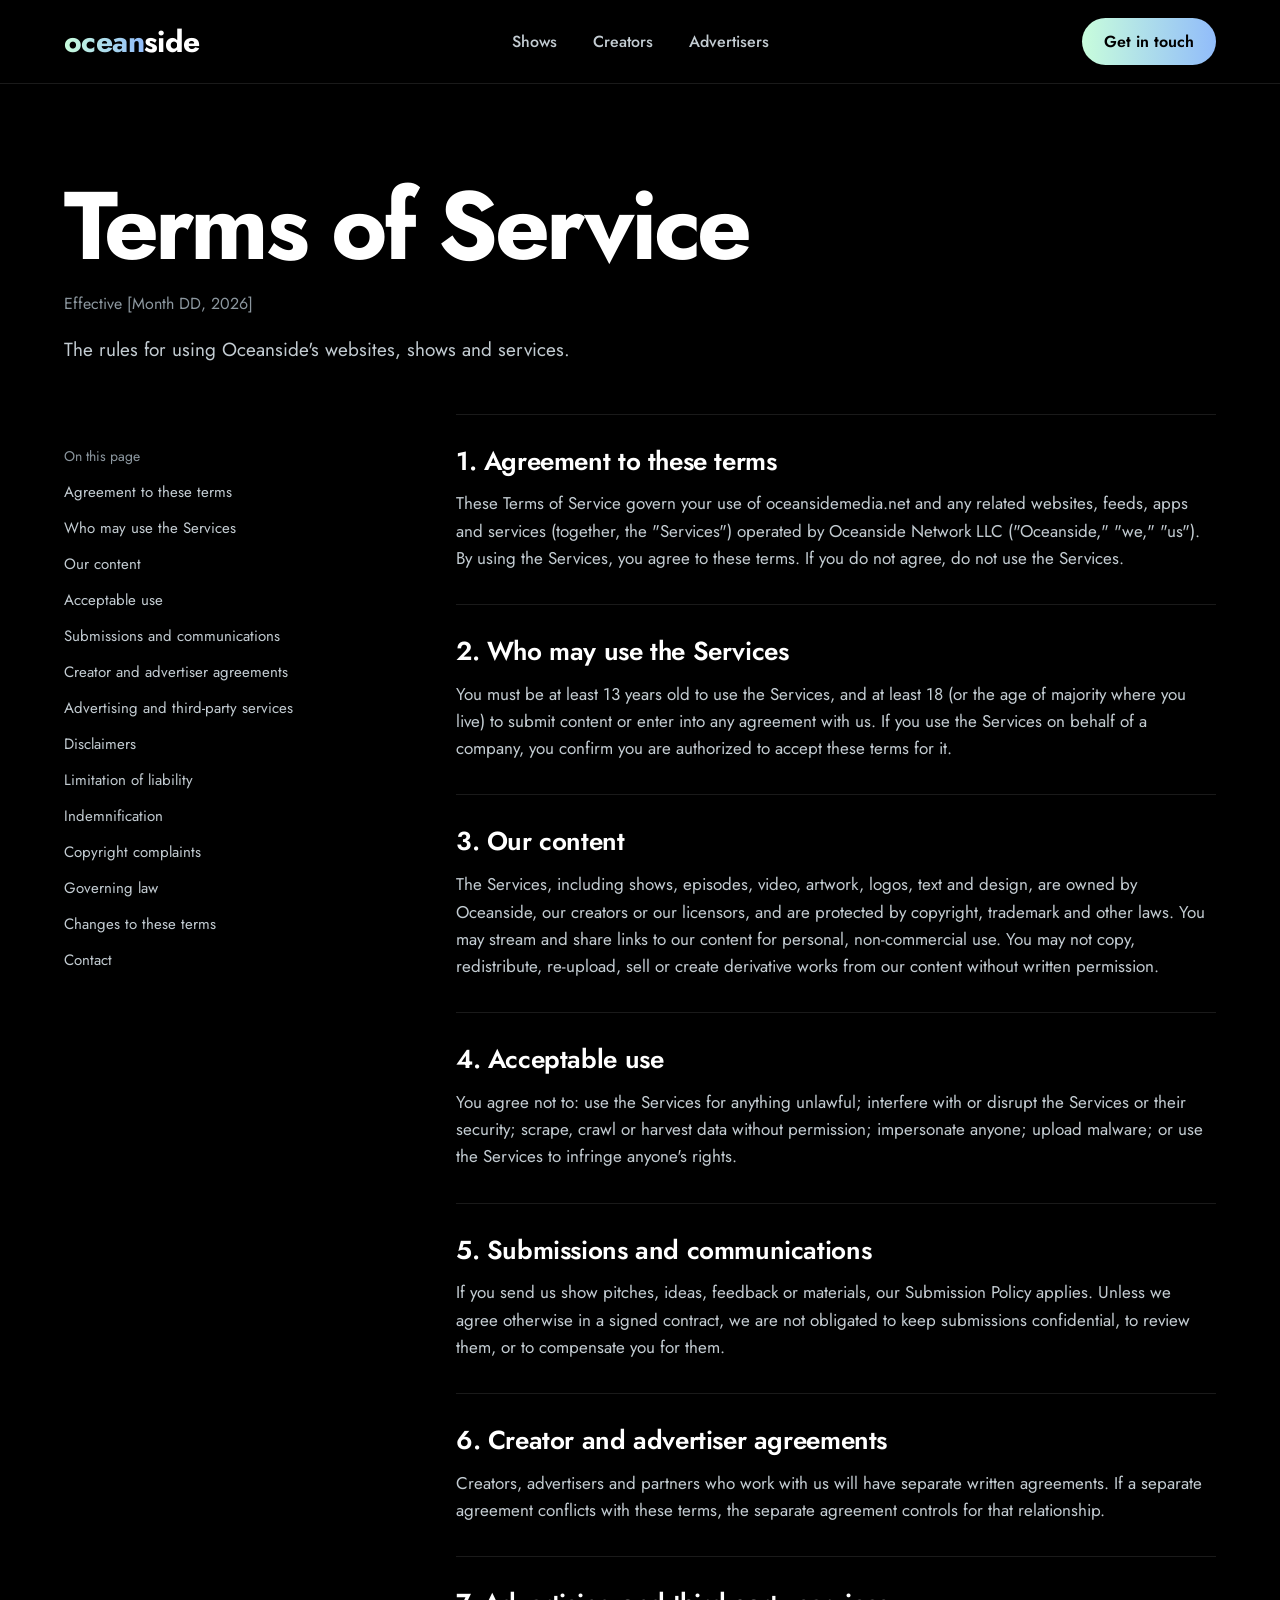
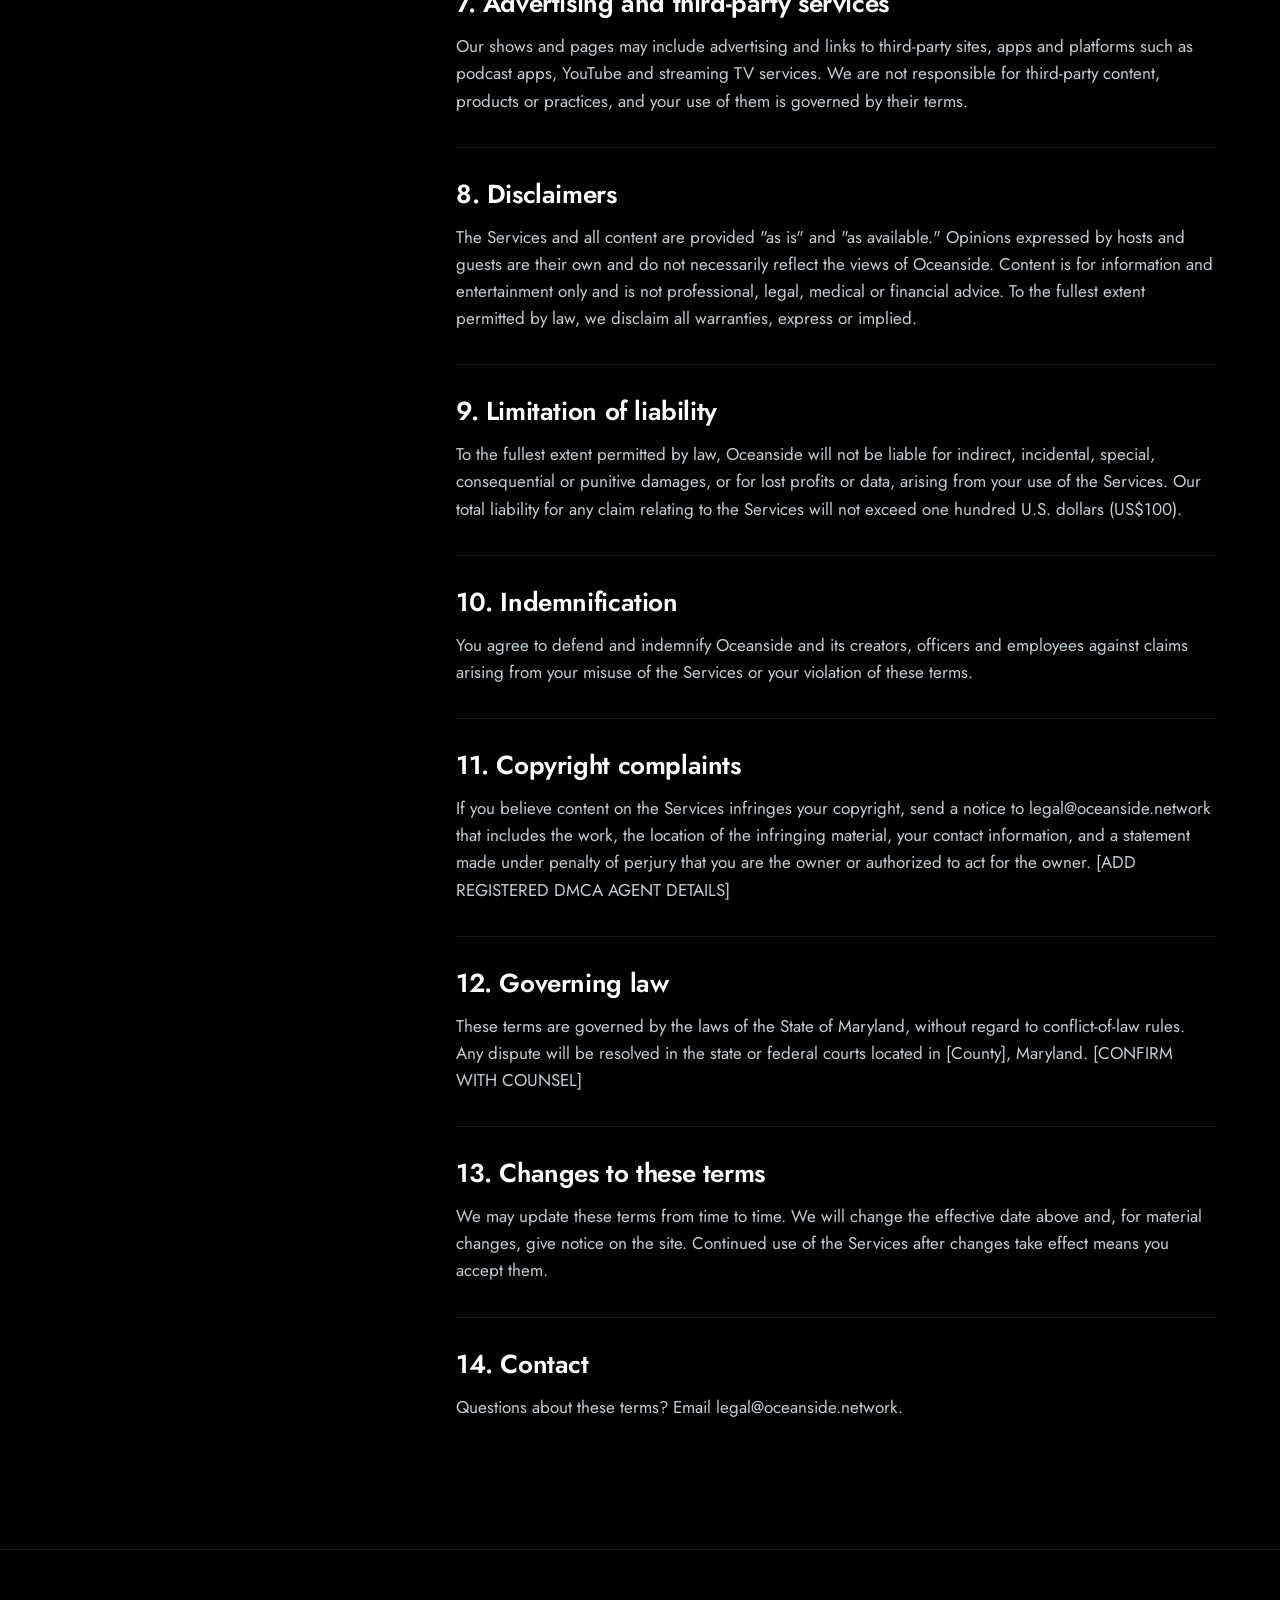
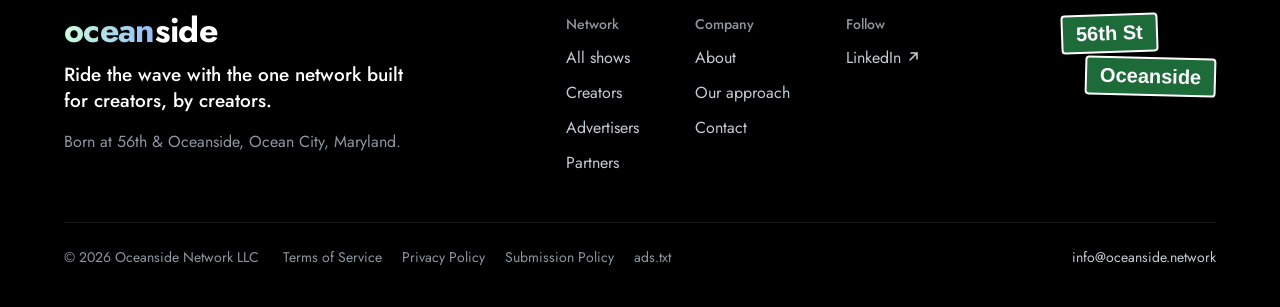
<file: terms.html>
<!doctype html>
<html lang="en">
<head>
<meta charset="utf-8">
<meta name="viewport" content="width=device-width, initial-scale=1, viewport-fit=cover">
<title>Terms of Service | Oceanside</title>
<meta name="description" content="Oceanside Terms of Service.">
<meta property="og:title" content="Terms of Service | Oceanside">
<meta property="og:description" content="Oceanside Terms of Service.">
<meta property="og:type" content="website">
<meta name="theme-color" content="#000000">
<link rel="icon" href="favicon.ico" sizes="any">
<link rel="icon" href="favicon.svg" type="image/svg+xml">
<link rel="apple-touch-icon" href="apple-touch-icon.png">
<link rel="preconnect" href="https://fonts.googleapis.com">
<link rel="preconnect" href="https://fonts.gstatic.com" crossorigin>
<link rel="stylesheet" href="https://fonts.googleapis.com/css2?family=Jost:wght@400;500;600;700;800&amp;display=swap">
<link rel="stylesheet" href="styles.css?v=8">
</head>
<body>
<div class="page">
<header class="navbar" style="height: 84px; flex-shrink: 0; box-sizing: border-box; padding: 0 64px; display: flex; align-items: center; justify-content: space-between; border-bottom: 1px solid rgba(255,255,255,0.10); background: #000000;">
<a href="./" class="om-logo" aria-label="Oceanside home" style="text-decoration: none; display: inline-flex; align-items: baseline; font-family: 'Jost', 'Futura', 'Century Gothic', 'Avenir Next', sans-serif; font-weight: 700; font-size: 30px; letter-spacing: -0.02em; line-height: 1;"><span style="background: linear-gradient(90deg, #C8FDDC, #91BCFA); -webkit-background-clip: text; background-clip: text; color: transparent;">ocean</span><span style="color: #FFFFFF;">side</span></a>
<nav aria-label="Main" class="navlinks" style="display: flex; align-items: center; gap: 4px;">
<a href="shows" style="color: #C3CCD2; background: transparent; text-decoration: none; font-size: 16px; font-weight: 500; padding: 10px 16px; border-radius: 999px;">Shows</a>
<a href="creators" style="color: #C3CCD2; background: transparent; text-decoration: none; font-size: 16px; font-weight: 500; padding: 10px 16px; border-radius: 999px;">Creators</a>
<a href="advertisers" style="color: #C3CCD2; background: transparent; text-decoration: none; font-size: 16px; font-weight: 500; padding: 10px 16px; border-radius: 999px;">Advertisers</a>
</nav>
<a href="contact" style="background: linear-gradient(90deg, #C8FDDC, #91BCFA); color: #000000; text-decoration: none; font-weight: 600; font-size: 16px; padding: 12px 22px; border-radius: 999px;">Get in touch</a>
</header>
<section class="s" style="padding: 96px 64px 48px; display: flex; flex-direction: column; gap: 48px; flex-shrink: 0;">
<div style="display: flex; flex-direction: column; gap: 20px;"><h1 class="h1c" style="margin: 0; font-family: 'Jost', 'Futura', 'Century Gothic', 'Avenir Next', sans-serif; font-weight: 700; font-size: 96px; line-height: 0.96; letter-spacing: -0.04em; color: #FFFFFF; max-width: 1200px;">Terms of Service</h1><span style="font-size: 16px; color: #8C979F;">Effective [Month DD, 2026]</span><p style="margin: 0; font-size: 19px; line-height: 1.6; color: #C3CCD2; max-width: 720px;">The rules for using Oceanside's websites, shows and services.</p></div>
</section>

<section class="g g12 s" style="padding: 0 64px 96px; display: grid; grid-template-columns: repeat(12, minmax(0, 1fr)); column-gap: 24px; flex-shrink: 0;">
<nav aria-label="On this page" style="grid-column: 1 / span 3; align-self: start; display: flex; flex-direction: column; padding-top: 32px;"><span style="font-size: 14px; color: #8C979F; margin-bottom: 8px;">On this page</span><a href="#tos-1" style="color: #C3CCD2; text-decoration: none; font-size: 15px; padding: 7px 0; display: block;">Agreement to these terms</a><a href="#tos-2" style="color: #C3CCD2; text-decoration: none; font-size: 15px; padding: 7px 0; display: block;">Who may use the Services</a><a href="#tos-3" style="color: #C3CCD2; text-decoration: none; font-size: 15px; padding: 7px 0; display: block;">Our content</a><a href="#tos-4" style="color: #C3CCD2; text-decoration: none; font-size: 15px; padding: 7px 0; display: block;">Acceptable use</a><a href="#tos-5" style="color: #C3CCD2; text-decoration: none; font-size: 15px; padding: 7px 0; display: block;">Submissions and communications</a><a href="#tos-6" style="color: #C3CCD2; text-decoration: none; font-size: 15px; padding: 7px 0; display: block;">Creator and advertiser agreements</a><a href="#tos-7" style="color: #C3CCD2; text-decoration: none; font-size: 15px; padding: 7px 0; display: block;">Advertising and third-party services</a><a href="#tos-8" style="color: #C3CCD2; text-decoration: none; font-size: 15px; padding: 7px 0; display: block;">Disclaimers</a><a href="#tos-9" style="color: #C3CCD2; text-decoration: none; font-size: 15px; padding: 7px 0; display: block;">Limitation of liability</a><a href="#tos-10" style="color: #C3CCD2; text-decoration: none; font-size: 15px; padding: 7px 0; display: block;">Indemnification</a><a href="#tos-11" style="color: #C3CCD2; text-decoration: none; font-size: 15px; padding: 7px 0; display: block;">Copyright complaints</a><a href="#tos-12" style="color: #C3CCD2; text-decoration: none; font-size: 15px; padding: 7px 0; display: block;">Governing law</a><a href="#tos-13" style="color: #C3CCD2; text-decoration: none; font-size: 15px; padding: 7px 0; display: block;">Changes to these terms</a><a href="#tos-14" style="color: #C3CCD2; text-decoration: none; font-size: 15px; padding: 7px 0; display: block;">Contact</a></nav>
<div style="grid-column: 5 / span 8; display: flex; flex-direction: column;"><section class="s" id="tos-1" style="display: flex; flex-direction: column; gap: 14px; padding: 32px 0; border-top: 1px solid rgba(255,255,255,0.10);"><h3 style="margin: 0; font-family: 'Jost', 'Futura', 'Century Gothic', 'Avenir Next', sans-serif; font-weight: 600; font-size: 26px; line-height: 1.15; letter-spacing: -0.015em; color: #FFFFFF;">1. Agreement to these terms</h3><p style="margin: 0; font-size: 17px; line-height: 1.6; color: #C3CCD2; max-width: 760px;">These Terms of Service govern your use of oceansidemedia.net and any related websites, feeds, apps and services (together, the "Services") operated by Oceanside Network LLC ("Oceanside," "we," "us"). By using the Services, you agree to these terms. If you do not agree, do not use the Services.</p></section><section class="s" id="tos-2" style="display: flex; flex-direction: column; gap: 14px; padding: 32px 0; border-top: 1px solid rgba(255,255,255,0.10);"><h3 style="margin: 0; font-family: 'Jost', 'Futura', 'Century Gothic', 'Avenir Next', sans-serif; font-weight: 600; font-size: 26px; line-height: 1.15; letter-spacing: -0.015em; color: #FFFFFF;">2. Who may use the Services</h3><p style="margin: 0; font-size: 17px; line-height: 1.6; color: #C3CCD2; max-width: 760px;">You must be at least 13 years old to use the Services, and at least 18 (or the age of majority where you live) to submit content or enter into any agreement with us. If you use the Services on behalf of a company, you confirm you are authorized to accept these terms for it.</p></section><section class="s" id="tos-3" style="display: flex; flex-direction: column; gap: 14px; padding: 32px 0; border-top: 1px solid rgba(255,255,255,0.10);"><h3 style="margin: 0; font-family: 'Jost', 'Futura', 'Century Gothic', 'Avenir Next', sans-serif; font-weight: 600; font-size: 26px; line-height: 1.15; letter-spacing: -0.015em; color: #FFFFFF;">3. Our content</h3><p style="margin: 0; font-size: 17px; line-height: 1.6; color: #C3CCD2; max-width: 760px;">The Services, including shows, episodes, video, artwork, logos, text and design, are owned by Oceanside, our creators or our licensors, and are protected by copyright, trademark and other laws. You may stream and share links to our content for personal, non-commercial use. You may not copy, redistribute, re-upload, sell or create derivative works from our content without written permission.</p></section><section class="s" id="tos-4" style="display: flex; flex-direction: column; gap: 14px; padding: 32px 0; border-top: 1px solid rgba(255,255,255,0.10);"><h3 style="margin: 0; font-family: 'Jost', 'Futura', 'Century Gothic', 'Avenir Next', sans-serif; font-weight: 600; font-size: 26px; line-height: 1.15; letter-spacing: -0.015em; color: #FFFFFF;">4. Acceptable use</h3><p style="margin: 0; font-size: 17px; line-height: 1.6; color: #C3CCD2; max-width: 760px;">You agree not to: use the Services for anything unlawful; interfere with or disrupt the Services or their security; scrape, crawl or harvest data without permission; impersonate anyone; upload malware; or use the Services to infringe anyone's rights.</p></section><section class="s" id="tos-5" style="display: flex; flex-direction: column; gap: 14px; padding: 32px 0; border-top: 1px solid rgba(255,255,255,0.10);"><h3 style="margin: 0; font-family: 'Jost', 'Futura', 'Century Gothic', 'Avenir Next', sans-serif; font-weight: 600; font-size: 26px; line-height: 1.15; letter-spacing: -0.015em; color: #FFFFFF;">5. Submissions and communications</h3><p style="margin: 0; font-size: 17px; line-height: 1.6; color: #C3CCD2; max-width: 760px;">If you send us show pitches, ideas, feedback or materials, our Submission Policy applies. Unless we agree otherwise in a signed contract, we are not obligated to keep submissions confidential, to review them, or to compensate you for them.</p></section><section class="s" id="tos-6" style="display: flex; flex-direction: column; gap: 14px; padding: 32px 0; border-top: 1px solid rgba(255,255,255,0.10);"><h3 style="margin: 0; font-family: 'Jost', 'Futura', 'Century Gothic', 'Avenir Next', sans-serif; font-weight: 600; font-size: 26px; line-height: 1.15; letter-spacing: -0.015em; color: #FFFFFF;">6. Creator and advertiser agreements</h3><p style="margin: 0; font-size: 17px; line-height: 1.6; color: #C3CCD2; max-width: 760px;">Creators, advertisers and partners who work with us will have separate written agreements. If a separate agreement conflicts with these terms, the separate agreement controls for that relationship.</p></section><section class="s" id="tos-7" style="display: flex; flex-direction: column; gap: 14px; padding: 32px 0; border-top: 1px solid rgba(255,255,255,0.10);"><h3 style="margin: 0; font-family: 'Jost', 'Futura', 'Century Gothic', 'Avenir Next', sans-serif; font-weight: 600; font-size: 26px; line-height: 1.15; letter-spacing: -0.015em; color: #FFFFFF;">7. Advertising and third-party services</h3><p style="margin: 0; font-size: 17px; line-height: 1.6; color: #C3CCD2; max-width: 760px;">Our shows and pages may include advertising and links to third-party sites, apps and platforms such as podcast apps, YouTube and streaming TV services. We are not responsible for third-party content, products or practices, and your use of them is governed by their terms.</p></section><section class="s" id="tos-8" style="display: flex; flex-direction: column; gap: 14px; padding: 32px 0; border-top: 1px solid rgba(255,255,255,0.10);"><h3 style="margin: 0; font-family: 'Jost', 'Futura', 'Century Gothic', 'Avenir Next', sans-serif; font-weight: 600; font-size: 26px; line-height: 1.15; letter-spacing: -0.015em; color: #FFFFFF;">8. Disclaimers</h3><p style="margin: 0; font-size: 17px; line-height: 1.6; color: #C3CCD2; max-width: 760px;">The Services and all content are provided "as is" and "as available." Opinions expressed by hosts and guests are their own and do not necessarily reflect the views of Oceanside. Content is for information and entertainment only and is not professional, legal, medical or financial advice. To the fullest extent permitted by law, we disclaim all warranties, express or implied.</p></section><section class="s" id="tos-9" style="display: flex; flex-direction: column; gap: 14px; padding: 32px 0; border-top: 1px solid rgba(255,255,255,0.10);"><h3 style="margin: 0; font-family: 'Jost', 'Futura', 'Century Gothic', 'Avenir Next', sans-serif; font-weight: 600; font-size: 26px; line-height: 1.15; letter-spacing: -0.015em; color: #FFFFFF;">9. Limitation of liability</h3><p style="margin: 0; font-size: 17px; line-height: 1.6; color: #C3CCD2; max-width: 760px;">To the fullest extent permitted by law, Oceanside will not be liable for indirect, incidental, special, consequential or punitive damages, or for lost profits or data, arising from your use of the Services. Our total liability for any claim relating to the Services will not exceed one hundred U.S. dollars (US$100).</p></section><section class="s" id="tos-10" style="display: flex; flex-direction: column; gap: 14px; padding: 32px 0; border-top: 1px solid rgba(255,255,255,0.10);"><h3 style="margin: 0; font-family: 'Jost', 'Futura', 'Century Gothic', 'Avenir Next', sans-serif; font-weight: 600; font-size: 26px; line-height: 1.15; letter-spacing: -0.015em; color: #FFFFFF;">10. Indemnification</h3><p style="margin: 0; font-size: 17px; line-height: 1.6; color: #C3CCD2; max-width: 760px;">You agree to defend and indemnify Oceanside and its creators, officers and employees against claims arising from your misuse of the Services or your violation of these terms.</p></section><section class="s" id="tos-11" style="display: flex; flex-direction: column; gap: 14px; padding: 32px 0; border-top: 1px solid rgba(255,255,255,0.10);"><h3 style="margin: 0; font-family: 'Jost', 'Futura', 'Century Gothic', 'Avenir Next', sans-serif; font-weight: 600; font-size: 26px; line-height: 1.15; letter-spacing: -0.015em; color: #FFFFFF;">11. Copyright complaints</h3><p style="margin: 0; font-size: 17px; line-height: 1.6; color: #C3CCD2; max-width: 760px;">If you believe content on the Services infringes your copyright, send a notice to legal@oceanside.network that includes the work, the location of the infringing material, your contact information, and a statement made under penalty of perjury that you are the owner or authorized to act for the owner. [ADD REGISTERED DMCA AGENT DETAILS]</p></section><section class="s" id="tos-12" style="display: flex; flex-direction: column; gap: 14px; padding: 32px 0; border-top: 1px solid rgba(255,255,255,0.10);"><h3 style="margin: 0; font-family: 'Jost', 'Futura', 'Century Gothic', 'Avenir Next', sans-serif; font-weight: 600; font-size: 26px; line-height: 1.15; letter-spacing: -0.015em; color: #FFFFFF;">12. Governing law</h3><p style="margin: 0; font-size: 17px; line-height: 1.6; color: #C3CCD2; max-width: 760px;">These terms are governed by the laws of the State of Maryland, without regard to conflict-of-law rules. Any dispute will be resolved in the state or federal courts located in [County], Maryland. [CONFIRM WITH COUNSEL]</p></section><section class="s" id="tos-13" style="display: flex; flex-direction: column; gap: 14px; padding: 32px 0; border-top: 1px solid rgba(255,255,255,0.10);"><h3 style="margin: 0; font-family: 'Jost', 'Futura', 'Century Gothic', 'Avenir Next', sans-serif; font-weight: 600; font-size: 26px; line-height: 1.15; letter-spacing: -0.015em; color: #FFFFFF;">13. Changes to these terms</h3><p style="margin: 0; font-size: 17px; line-height: 1.6; color: #C3CCD2; max-width: 760px;">We may update these terms from time to time. We will change the effective date above and, for material changes, give notice on the site. Continued use of the Services after changes take effect means you accept them.</p></section><section class="s" id="tos-14" style="display: flex; flex-direction: column; gap: 14px; padding: 32px 0; border-top: 1px solid rgba(255,255,255,0.10);"><h3 style="margin: 0; font-family: 'Jost', 'Futura', 'Century Gothic', 'Avenir Next', sans-serif; font-weight: 600; font-size: 26px; line-height: 1.15; letter-spacing: -0.015em; color: #FFFFFF;">14. Contact</h3><p style="margin: 0; font-size: 17px; line-height: 1.6; color: #C3CCD2; max-width: 760px;">Questions about these terms? Email legal@oceanside.network.</p></section></div>
</section>
<footer style="margin-top: auto; flex-shrink: 0; border-top: 1px solid rgba(255,255,255,0.10); padding: 64px 64px 40px; display: flex; flex-direction: column; gap: 48px; background: #000000;">
<div class="row" style="display: flex; justify-content: space-between; align-items: flex-start; gap: 64px;">
<div style="display: flex; flex-direction: column; gap: 14px; max-width: 360px;"><a href="./" class="om-logo" aria-label="Oceanside home" style="text-decoration: none; display: inline-flex; align-items: baseline; font-family: 'Jost', 'Futura', 'Century Gothic', 'Avenir Next', sans-serif; font-weight: 700; font-size: 34px; letter-spacing: -0.02em; line-height: 1;"><span style="background: linear-gradient(90deg, #C8FDDC, #91BCFA); -webkit-background-clip: text; background-clip: text; color: transparent;">ocean</span><span style="color: #FFFFFF;">side</span></a><p style="margin: 0; font-size: 19px; font-weight: 500; line-height: 1.4; color: #FFFFFF;">Ride the wave with the one network built for creators, by creators.</p><p style="margin: 0; font-size: 16px; line-height: 1.6; color: #8C979F;">Born at 56th &amp; Oceanside, Ocean City, Maryland.</p></div>
<div style="display: flex; gap: 56px;">
<div style="display: flex; flex-direction: column; gap: 12px;"><div style="font-size: 14px; color: #8C979F; font-weight: 500;">Network</div><a href="shows" style="color: #C3CCD2; text-decoration: none; font-size: 16px;">All shows</a><a href="creators" style="color: #C3CCD2; text-decoration: none; font-size: 16px;">Creators</a><a href="advertisers" style="color: #C3CCD2; text-decoration: none; font-size: 16px;">Advertisers</a><a href="partners" style="color: #C3CCD2; text-decoration: none; font-size: 16px;">Partners</a></div>
<div style="display: flex; flex-direction: column; gap: 12px;"><div style="font-size: 14px; color: #8C979F; font-weight: 500;">Company</div><a href="about" style="color: #C3CCD2; text-decoration: none; font-size: 16px;">About</a><a href="approach" style="color: #C3CCD2; text-decoration: none; font-size: 16px;">Our approach</a><a href="contact" style="color: #C3CCD2; text-decoration: none; font-size: 16px;">Contact</a></div>
<div style="display: flex; flex-direction: column; gap: 12px;"><div style="font-size: 14px; color: #8C979F; font-weight: 500;">Follow</div><a href="https://www.linkedin.com/company/oceanside-media-network" target="_blank" rel="noopener" style="color: #C3CCD2; text-decoration: none; font-size: 16px; display: inline-flex; align-items: center;">LinkedIn<svg width="12" height="12" viewBox="0 0 12 12" fill="none" aria-hidden="true" style="margin-left: 6px;"><path d="M4 2h6v6M10 2L3 9" stroke="currentColor" stroke-width="1.6" stroke-linecap="round"></path></svg><span style="position: absolute; width: 1px; height: 1px; overflow: hidden; clip: rect(0 0 0 0);"> (opens in a new tab)</span></a></div>
</div>
<div aria-label="Street sign: 56th Street and Oceanside" style="display: flex; flex-direction: column; gap: 4px; align-items: flex-start;"><div style="background: #1E6B3A; color: #FFFFFF; border: 2px solid #FFFFFF; border-radius: 4px; padding: 6px 13px; font-family: Helvetica, Arial, sans-serif; font-weight: 700; font-size: 20px; margin-left: 0px; transform: rotate(-2deg);">56th St</div><div style="background: #1E6B3A; color: #FFFFFF; border: 2px solid #FFFFFF; border-radius: 4px; padding: 6px 13px; font-family: Helvetica, Arial, sans-serif; font-weight: 700; font-size: 20px; margin-left: 24px; transform: rotate(1.5deg);">Oceanside</div></div>
</div>
<div style="display: flex; justify-content: space-between; align-items: center; flex-wrap: wrap; gap: 16px 32px; padding-top: 24px; border-top: 1px solid rgba(255,255,255,0.10); font-size: 14px; color: #8C979F;"><div style="display: flex; align-items: center; flex-wrap: wrap; gap: 8px 24px;"><span>© 2026 Oceanside Network LLC</span><nav aria-label="Legal" style="display: flex; flex-wrap: wrap; gap: 8px 20px;"><a href="terms" style="color: #8C979F; text-decoration: none;">Terms of Service</a><a href="privacy" style="color: #8C979F; text-decoration: none;">Privacy Policy</a><a href="submissions" style="color: #8C979F; text-decoration: none;">Submission Policy</a><a href="ads-txt" style="color: #8C979F; text-decoration: none;">ads.txt</a></nav></div><a href="mailto:info@oceanside.network" style="color: #C3CCD2; text-decoration: none;">info@oceanside.network</a></div>
</footer>
</div>
<script src="site.js?v=8"></script>
</body>
</html>
</file>
<file: styles.css>
:root{color-scheme:dark;box-sizing:border-box;padding-top:env(safe-area-inset-top,0px);padding-bottom:env(safe-area-inset-bottom,0px)}
*,*::before,*::after{box-sizing:inherit}
html{background:#000;scroll-padding-top:calc(96px + env(safe-area-inset-top,0px))}
body{margin:0;background:#000;color:#fff;font-family:'Jost', 'Futura', 'Century Gothic', 'Avenir Next', sans-serif;-webkit-font-smoothing:antialiased}

a{color:#C8FDDC}a:hover{color:#91BCFA}
a:focus-visible,button:focus-visible,input:focus-visible,textarea:focus-visible{outline:2px solid #C8FDDC;outline-offset:3px}
input::placeholder,textarea::placeholder{color:#6F7A82}
@keyframes om-slide{from{transform:translateX(0)}to{transform:translateX(-50%)}}
.om-track{animation:om-slide 60s linear infinite}
.om-track.om-rev{animation-direction:reverse;animation-duration:70s}
.om-marquee:hover .om-track{animation-play-state:paused}
.chip{min-height:44px;padding:10px 18px;border-radius:999px;font-family:inherit;font-size:15px;font-weight:500;cursor:pointer;background:transparent;color:#C3CCD2;border:1px solid rgba(255,255,255,.18)}
.chip:hover{border-color:rgba(255,255,255,.4);color:#fff}
.chip[aria-pressed="true"],.chip[aria-selected="true"]{background:#fff;color:#000;border-color:#fff}
.chip.lg{min-height:52px;padding:12px 24px;font-size:17px}
.tile:hover .tile-art{transform:translateY(-4px)}
.tile-art{transition:transform .3s ease}
.navbtn{width:52px;height:52px;border-radius:50%;border:1px solid rgba(255,255,255,.25);background:transparent;color:#fff;cursor:pointer;display:inline-flex;align-items:center;justify-content:center}
.navbtn:hover{border-color:#fff}
.navbtn[aria-disabled="true"]{opacity:.35;cursor:default}
@media (prefers-reduced-motion: reduce){.om-track{animation:none}.tile-art{transition:none}}
.om-logo{position:relative;display:inline-flex;transform-origin:left center;transition:transform .5s cubic-bezier(.22,1,.36,1),filter .5s ease}
.om-logo::after{content:"oceanside";position:absolute;left:0;top:0;white-space:nowrap;pointer-events:none;background:linear-gradient(90deg,#FFFFFF 0%,#C8FDDC 30%,#91BCFA 65%,#E6F0FF 100%);-webkit-background-clip:text;background-clip:text;color:transparent;clip-path:inset(0 100% 0 0);transition:clip-path .7s cubic-bezier(.65,0,.35,1)}
.om-logo:hover::after,.om-logo:focus-visible::after{clip-path:inset(0 0 0 0)}
.om-logo:hover,.om-logo:focus-visible{transform:translateY(-1px) scale(1.04);filter:drop-shadow(0 0 8px rgba(145,188,250,.25))}
@media (prefers-reduced-motion: reduce){.om-logo,.om-logo::after{transition:none}.om-logo:hover,.om-logo:focus-visible{transform:none}}
.cvid-v{filter:grayscale(1) contrast(1.05);opacity:0;transition:filter .6s ease,opacity .4s ease,transform .6s ease}
.cvid.has-video .cvid-v{opacity:1}
.cvid.is-on .cvid-v{filter:grayscale(0) contrast(1);transform:scale(1.03)}
.cvid-badge{transition:opacity .3s ease}
.cvid.is-on .cvid-badge{opacity:0}
.cvid:focus-visible{outline:none}
.cvid:focus-visible .cvid-frame{outline:2px solid #C8FDDC;outline-offset:3px}
@media (prefers-reduced-motion: reduce){.cvid-v{transition:none}.cvid.is-on .cvid-v{transform:none}}

.om-slow{animation-duration:95s}
.hero-logo{position:relative;display:block;width:min(1000px,86vw);line-height:0}
.hero-logo svg.wm-color{display:block;width:100%;height:auto;transition:opacity .6s ease}
.wm-video{position:absolute;inset:0;width:100%;height:100%;object-fit:cover;opacity:0;transition:opacity .6s ease;pointer-events:none;-webkit-mask-image:url("data:image/svg+xml,%3Csvg xmlns='http://www.w3.org/2000/svg' viewBox='0 0 652 118'%3E%3Cpath fill='white' fill-rule='evenodd' d='M44.67 113.68 L41.17 113.70 L35.50 113.22 L32.50 112.72 L27.50 111.47 L21.00 108.64 L19.50 107.70 L14.71 104.17 L10.17 99.20 L6.86 93.50 L5.12 88.33 L4.75 86.50 L4.07 79.50 L4.93 72.17 L6.23 68.00 L7.09 65.83 L10.32 60.50 L15.19 55.33 L21.17 51.10 L27.67 48.10 L35.33 46.22 L43.00 45.75 L50.33 46.25 L57.67 48.09 L64.33 51.21 L70.00 55.32 L74.83 60.43 L77.68 65.00 L78.55 66.67 L79.67 70.00 L80.61 73.50 L81.11 80.00 L80.52 86.67 L78.50 93.14 L75.62 98.17 L74.38 99.83 L69.88 104.50 L64.83 108.14 L62.00 109.58 L57.50 111.51 L53.00 112.67 L50.17 113.18 L44.67 113.68ZM124.00 113.67 L121.67 113.67 L115.83 113.01 L110.25 111.50 L108.27 110.67 L103.83 108.34 L97.97 103.83 L93.29 98.67 L90.00 93.14 L89.17 91.04 L87.93 87.00 L87.12 80.17 L87.95 72.67 L89.88 66.83 L93.14 61.17 L97.51 56.17 L103.50 51.37 L109.66 48.17 L116.33 46.29 L122.83 45.80 L128.83 46.10 L134.50 47.24 L138.00 48.38 L141.59 50.00 L143.33 51.15 L143.76 52.00 L143.53 53.00 L137.60 65.00 L136.67 66.17 L135.83 66.26 L133.07 65.00 L131.50 64.50 L127.17 63.90 L123.36 64.00 L120.50 64.85 L117.67 66.35 L114.97 68.67 L113.03 71.17 L112.00 73.05 L111.29 75.00 L110.92 76.50 L110.67 79.33 L110.83 82.17 L111.11 83.83 L111.99 86.33 L113.06 88.33 L115.37 91.17 L117.67 93.08 L120.50 94.63 L123.00 95.32 L125.00 95.62 L126.83 95.59 L131.83 94.87 L134.50 93.95 L136.00 93.25 L136.68 93.33 L137.08 93.67 L137.61 94.50 L143.67 107.00 L143.71 107.83 L143.17 108.62 L141.50 109.65 L139.15 110.67 L136.00 111.70 L132.00 112.69 L128.50 113.30 L124.00 113.67ZM186.00 113.68 L183.17 113.66 L177.17 113.00 L171.61 111.50 L169.62 110.67 L165.17 108.31 L159.50 103.89 L156.15 100.17 L154.56 98.17 L151.36 92.33 L150.17 88.67 L149.59 86.33 L148.96 80.17 L149.08 77.50 L149.50 73.67 L150.15 71.00 L151.33 67.28 L152.19 65.50 L154.58 61.33 L159.45 55.67 L165.00 51.25 L170.67 48.29 L177.67 46.30 L183.83 45.81 L191.33 46.27 L198.33 48.07 L202.86 50.17 L204.33 51.02 L209.17 54.73 L212.46 58.50 L213.45 59.83 L215.62 64.00 L216.33 65.68 L217.91 71.67 L218.66 79.83 L218.48 82.00 L218.00 82.52 L217.17 82.74 L173.67 82.75 L172.83 82.82 L172.23 83.17 L171.92 84.17 L172.15 86.17 L173.11 89.00 L174.24 90.83 L175.83 92.48 L177.50 93.71 L179.33 94.71 L181.67 95.58 L183.50 95.96 L187.00 96.06 L190.67 95.80 L193.67 94.93 L194.83 94.42 L197.50 92.72 L200.83 89.74 L201.83 89.37 L203.83 90.16 L215.84 96.17 L216.79 97.00 L216.88 97.67 L216.50 98.47 L214.39 101.33 L211.93 104.00 L208.33 106.98 L204.17 109.51 L199.17 111.56 L195.17 112.65 L189.50 113.48 L186.00 113.68ZM257.17 113.68 L254.50 113.64 L248.83 112.93 L244.49 111.67 L242.24 110.67 L238.00 108.20 L233.83 104.57 L232.28 102.83 L229.01 98.33 L226.30 92.67 L225.19 88.67 L224.64 85.67 L224.13 79.50 L224.73 73.17 L226.11 67.50 L227.17 64.94 L229.24 60.83 L233.30 55.50 L238.00 51.31 L243.33 48.24 L249.83 46.28 L256.17 45.78 L261.00 46.06 L262.67 46.33 L266.33 47.30 L268.67 48.16 L272.50 50.14 L275.67 52.54 L276.33 52.80 L276.83 52.61 L277.12 52.00 L277.28 48.50 L277.67 47.93 L278.31 47.67 L297.33 47.59 L298.67 47.86 L299.11 48.33 L299.31 49.33 L299.31 110.33 L299.07 111.33 L298.50 111.75 L297.50 111.89 L278.50 111.81 L277.84 111.50 L277.52 111.00 L277.42 106.33 L277.17 105.64 L276.67 105.43 L275.67 105.91 L272.50 108.67 L267.33 111.57 L262.67 112.98 L257.17 113.68ZM382.50 111.84 L363.17 111.90 L362.17 111.73 L361.64 111.33 L361.40 110.33 L361.40 76.00 L361.24 73.83 L360.81 71.50 L359.83 69.17 L359.00 67.83 L357.67 66.20 L356.33 65.02 L354.83 64.10 L352.83 63.36 L351.67 63.09 L349.83 62.96 L347.83 63.12 L346.67 63.42 L344.67 64.14 L342.62 65.33 L340.67 66.95 L339.27 68.50 L338.05 70.33 L337.11 72.50 L336.68 76.00 L336.68 110.50 L336.46 111.33 L335.67 111.81 L334.50 111.90 L316.33 111.90 L315.50 111.81 L314.88 111.50 L314.57 111.00 L314.49 110.33 L314.50 49.33 L314.62 48.50 L314.94 48.00 L315.58 47.67 L316.50 47.58 L334.67 47.58 L335.67 47.69 L336.17 47.93 L336.56 48.50 L336.74 52.83 L337.00 53.37 L337.50 53.54 L338.17 53.25 L342.00 50.14 L345.33 48.15 L347.83 47.12 L350.50 46.25 L352.00 46.01 L355.33 45.75 L360.17 45.99 L365.33 47.07 L369.31 48.50 L373.83 50.86 L377.50 53.82 L378.53 55.00 L380.50 57.74 L381.67 60.18 L382.86 63.50 L383.57 69.17 L383.64 110.50 L383.33 111.43 L382.50 111.84ZM195.98 70.50 L196.50 70.11 L196.67 69.33 L195.83 66.50 L195.26 65.50 L193.41 63.17 L192.17 62.20 L189.83 60.95 L188.00 60.48 L185.17 60.05 L183.50 60.15 L179.67 60.90 L176.50 62.68 L175.33 63.78 L173.74 66.00 L173.22 67.17 L172.84 69.00 L172.86 69.67 L173.08 70.17 L173.50 70.47 L174.00 70.59 L195.98 70.50ZM43.42 94.83 L45.83 94.57 L48.90 93.67 L51.30 92.33 L53.50 90.49 L55.34 88.17 L56.69 85.50 L57.43 82.50 L57.67 79.50 L57.39 76.83 L56.53 73.67 L55.30 71.33 L53.08 68.67 L50.67 66.82 L49.33 66.07 L47.49 65.33 L45.67 64.89 L42.17 64.67 L39.00 65.01 L36.14 66.00 L34.00 67.21 L31.50 69.39 L30.33 70.83 L29.24 72.67 L28.29 75.17 L27.92 76.83 L27.74 80.17 L28.06 83.67 L28.95 86.33 L30.33 88.83 L32.27 91.00 L34.33 92.63 L36.67 93.80 L39.83 94.64 L43.42 94.83ZM263.88 94.83 L266.00 94.57 L269.17 93.57 L270.83 92.67 L272.00 91.84 L273.35 90.67 L274.50 89.33 L275.75 87.50 L276.91 84.83 L277.45 82.50 L277.65 80.83 L277.68 79.17 L277.50 77.33 L276.75 74.17 L275.64 71.83 L273.61 69.17 L271.33 67.21 L269.00 65.89 L266.33 64.97 L262.67 64.62 L259.50 64.89 L258.17 65.19 L256.17 65.94 L254.00 67.16 L252.17 68.65 L250.15 71.00 L248.95 73.17 L248.00 76.06 L247.68 79.67 L247.93 83.17 L248.90 86.33 L250.16 88.67 L251.83 90.66 L253.67 92.22 L256.33 93.71 L259.17 94.55 L261.50 94.84 L263.88 94.83ZM525.50 113.69 L523.00 113.76 L517.33 113.12 L512.04 111.67 L510.00 110.74 L506.00 108.45 L501.67 104.75 L500.33 103.33 L497.21 99.17 L496.25 97.50 L494.11 93.00 L492.42 86.67 L492.17 84.71 L491.88 79.50 L492.23 74.17 L493.06 70.17 L494.13 66.50 L496.28 62.00 L497.33 60.21 L500.96 55.50 L504.61 52.17 L506.12 51.00 L511.00 48.21 L517.00 46.34 L518.67 46.08 L523.67 45.74 L530.00 46.17 L533.83 47.16 L536.33 48.07 L540.40 50.17 L543.67 52.68 L544.17 52.82 L544.55 52.67 L544.83 52.17 L544.91 51.50 L544.91 5.67 L545.04 4.67 L545.50 4.14 L546.50 3.94 L565.17 3.94 L566.33 4.09 L566.93 4.67 L567.07 5.50 L567.08 110.17 L566.94 111.17 L566.50 111.69 L565.50 111.91 L547.17 111.92 L546.00 111.81 L545.45 111.50 L545.16 111.00 L545.07 106.33 L544.83 105.67 L544.33 105.45 L543.67 105.76 L540.17 108.79 L535.33 111.53 L530.83 112.94 L525.50 113.69ZM470.00 34.00 L467.00 33.78 L464.50 32.90 L462.33 31.64 L460.79 30.33 L459.18 28.50 L457.98 26.50 L457.03 23.83 L456.79 21.17 L456.97 18.33 L457.50 16.51 L458.74 14.00 L460.46 11.83 L462.33 10.19 L464.33 9.00 L467.00 8.05 L469.67 7.83 L472.83 8.07 L475.17 8.90 L477.33 10.14 L478.96 11.50 L480.68 13.50 L481.84 15.50 L482.76 18.17 L482.97 20.67 L482.76 23.67 L481.91 26.17 L480.67 28.35 L479.17 30.12 L477.50 31.57 L475.33 32.86 L472.67 33.79 L470.00 34.00ZM420.33 113.67 L416.67 113.80 L411.00 113.30 L408.00 112.76 L403.83 111.69 L401.00 110.65 L396.83 108.69 L394.00 106.72 L392.97 105.83 L392.62 105.33 L392.58 104.50 L393.11 103.33 L400.07 91.67 L400.67 90.89 L401.17 90.58 L402.00 90.71 L404.33 92.39 L406.33 93.60 L410.33 95.58 L413.50 96.78 L416.33 97.20 L417.50 97.26 L419.50 97.06 L420.50 96.87 L421.50 96.46 L422.43 95.83 L423.16 95.00 L423.67 94.03 L423.83 93.17 L423.79 92.00 L423.50 91.17 L422.84 90.17 L421.94 89.33 L419.83 88.14 L413.33 85.60 L409.22 83.67 L404.18 80.50 L400.04 76.67 L398.23 74.00 L397.04 70.67 L396.66 66.33 L397.09 61.67 L398.64 57.50 L400.24 55.00 L401.06 54.00 L404.50 50.95 L407.51 49.17 L409.83 48.14 L413.17 47.00 L417.67 46.11 L424.00 45.73 L430.67 46.01 L436.67 47.14 L440.33 48.15 L443.17 49.21 L445.19 50.17 L445.55 50.50 L445.77 51.00 L445.54 52.17 L439.33 64.36 L438.67 64.73 L438.00 64.72 L434.83 63.31 L431.00 62.04 L427.00 61.36 L423.50 61.25 L420.83 61.65 L419.67 62.02 L419.00 62.46 L418.38 63.17 L418.06 63.83 L417.91 64.67 L417.95 65.83 L418.17 66.50 L418.76 67.33 L420.56 68.67 L425.50 70.60 L431.00 72.27 L433.50 73.28 L437.17 75.17 L440.50 77.42 L443.26 80.00 L445.57 83.50 L446.89 87.33 L447.34 92.00 L446.78 97.50 L445.57 101.17 L443.68 104.33 L442.17 106.10 L439.17 108.65 L435.50 110.67 L429.83 112.50 L423.83 113.45 L420.33 113.67ZM616.50 113.67 L612.00 113.76 L606.67 113.19 L604.33 112.75 L600.50 111.65 L598.50 110.83 L594.33 108.66 L592.83 107.68 L587.83 103.58 L584.33 99.65 L583.20 98.17 L580.17 92.75 L579.09 89.50 L578.10 85.83 L577.65 79.50 L578.19 73.17 L580.16 66.83 L583.45 61.00 L588.07 55.67 L593.50 51.30 L599.50 48.16 L602.83 47.12 L606.67 46.17 L613.17 45.73 L620.17 46.19 L627.17 48.03 L631.83 50.19 L633.17 50.99 L637.96 54.67 L642.04 59.50 L644.90 65.00 L645.66 67.33 L646.84 72.00 L647.45 81.00 L647.18 82.17 L646.83 82.53 L646.33 82.75 L602.67 82.84 L601.67 82.93 L601.05 83.33 L600.82 84.33 L601.15 86.83 L602.00 89.06 L603.17 90.89 L604.67 92.43 L606.34 93.67 L608.17 94.67 L610.83 95.62 L612.33 95.90 L614.17 96.01 L618.17 95.86 L619.83 95.63 L622.67 94.78 L626.33 92.56 L629.67 89.61 L630.67 89.30 L632.76 90.17 L644.83 96.21 L645.64 97.00 L645.75 97.50 L645.61 98.00 L644.37 99.83 L643.17 101.38 L640.42 104.33 L636.67 107.36 L633.10 109.50 L628.17 111.56 L624.00 112.72 L618.50 113.54 L616.50 113.67ZM479.67 111.84 L460.17 111.91 L459.06 111.67 L458.52 111.00 L458.45 49.50 L458.67 48.29 L459.00 47.91 L459.50 47.65 L460.67 47.54 L478.83 47.55 L480.00 47.78 L480.59 48.50 L480.72 49.50 L480.72 110.33 L480.50 111.33 L480.17 111.65 L479.67 111.84ZM623.92 70.50 L624.67 70.36 L625.13 70.00 L625.28 69.50 L625.20 68.83 L624.42 66.33 L623.50 64.93 L622.17 63.33 L621.00 62.34 L618.67 61.06 L617.33 60.69 L613.83 60.12 L612.33 60.23 L608.50 60.96 L605.20 62.83 L604.14 63.83 L602.47 66.17 L602.05 67.17 L601.69 69.17 L601.73 69.67 L602.02 70.17 L602.50 70.42 L603.17 70.51 L623.92 70.50ZM530.92 94.83 L533.50 94.57 L536.67 93.63 L538.83 92.45 L541.34 90.33 L543.17 87.95 L544.58 85.00 L545.11 82.50 L545.34 79.50 L545.03 76.50 L544.49 74.33 L543.77 72.67 L543.00 71.33 L540.95 68.83 L538.83 67.11 L536.33 65.78 L533.98 65.00 L530.17 64.69 L526.83 65.01 L524.00 65.97 L521.83 67.17 L519.45 69.17 L517.36 72.00 L516.30 74.33 L515.75 76.67 L515.46 80.00 L515.76 83.00 L516.31 85.33 L517.83 88.41 L519.67 90.67 L521.83 92.44 L524.33 93.75 L527.50 94.61 L530.92 94.83Z'/%3E%3C/svg%3E");mask-image:url("data:image/svg+xml,%3Csvg xmlns='http://www.w3.org/2000/svg' viewBox='0 0 652 118'%3E%3Cpath fill='white' fill-rule='evenodd' d='M44.67 113.68 L41.17 113.70 L35.50 113.22 L32.50 112.72 L27.50 111.47 L21.00 108.64 L19.50 107.70 L14.71 104.17 L10.17 99.20 L6.86 93.50 L5.12 88.33 L4.75 86.50 L4.07 79.50 L4.93 72.17 L6.23 68.00 L7.09 65.83 L10.32 60.50 L15.19 55.33 L21.17 51.10 L27.67 48.10 L35.33 46.22 L43.00 45.75 L50.33 46.25 L57.67 48.09 L64.33 51.21 L70.00 55.32 L74.83 60.43 L77.68 65.00 L78.55 66.67 L79.67 70.00 L80.61 73.50 L81.11 80.00 L80.52 86.67 L78.50 93.14 L75.62 98.17 L74.38 99.83 L69.88 104.50 L64.83 108.14 L62.00 109.58 L57.50 111.51 L53.00 112.67 L50.17 113.18 L44.67 113.68ZM124.00 113.67 L121.67 113.67 L115.83 113.01 L110.25 111.50 L108.27 110.67 L103.83 108.34 L97.97 103.83 L93.29 98.67 L90.00 93.14 L89.17 91.04 L87.93 87.00 L87.12 80.17 L87.95 72.67 L89.88 66.83 L93.14 61.17 L97.51 56.17 L103.50 51.37 L109.66 48.17 L116.33 46.29 L122.83 45.80 L128.83 46.10 L134.50 47.24 L138.00 48.38 L141.59 50.00 L143.33 51.15 L143.76 52.00 L143.53 53.00 L137.60 65.00 L136.67 66.17 L135.83 66.26 L133.07 65.00 L131.50 64.50 L127.17 63.90 L123.36 64.00 L120.50 64.85 L117.67 66.35 L114.97 68.67 L113.03 71.17 L112.00 73.05 L111.29 75.00 L110.92 76.50 L110.67 79.33 L110.83 82.17 L111.11 83.83 L111.99 86.33 L113.06 88.33 L115.37 91.17 L117.67 93.08 L120.50 94.63 L123.00 95.32 L125.00 95.62 L126.83 95.59 L131.83 94.87 L134.50 93.95 L136.00 93.25 L136.68 93.33 L137.08 93.67 L137.61 94.50 L143.67 107.00 L143.71 107.83 L143.17 108.62 L141.50 109.65 L139.15 110.67 L136.00 111.70 L132.00 112.69 L128.50 113.30 L124.00 113.67ZM186.00 113.68 L183.17 113.66 L177.17 113.00 L171.61 111.50 L169.62 110.67 L165.17 108.31 L159.50 103.89 L156.15 100.17 L154.56 98.17 L151.36 92.33 L150.17 88.67 L149.59 86.33 L148.96 80.17 L149.08 77.50 L149.50 73.67 L150.15 71.00 L151.33 67.28 L152.19 65.50 L154.58 61.33 L159.45 55.67 L165.00 51.25 L170.67 48.29 L177.67 46.30 L183.83 45.81 L191.33 46.27 L198.33 48.07 L202.86 50.17 L204.33 51.02 L209.17 54.73 L212.46 58.50 L213.45 59.83 L215.62 64.00 L216.33 65.68 L217.91 71.67 L218.66 79.83 L218.48 82.00 L218.00 82.52 L217.17 82.74 L173.67 82.75 L172.83 82.82 L172.23 83.17 L171.92 84.17 L172.15 86.17 L173.11 89.00 L174.24 90.83 L175.83 92.48 L177.50 93.71 L179.33 94.71 L181.67 95.58 L183.50 95.96 L187.00 96.06 L190.67 95.80 L193.67 94.93 L194.83 94.42 L197.50 92.72 L200.83 89.74 L201.83 89.37 L203.83 90.16 L215.84 96.17 L216.79 97.00 L216.88 97.67 L216.50 98.47 L214.39 101.33 L211.93 104.00 L208.33 106.98 L204.17 109.51 L199.17 111.56 L195.17 112.65 L189.50 113.48 L186.00 113.68ZM257.17 113.68 L254.50 113.64 L248.83 112.93 L244.49 111.67 L242.24 110.67 L238.00 108.20 L233.83 104.57 L232.28 102.83 L229.01 98.33 L226.30 92.67 L225.19 88.67 L224.64 85.67 L224.13 79.50 L224.73 73.17 L226.11 67.50 L227.17 64.94 L229.24 60.83 L233.30 55.50 L238.00 51.31 L243.33 48.24 L249.83 46.28 L256.17 45.78 L261.00 46.06 L262.67 46.33 L266.33 47.30 L268.67 48.16 L272.50 50.14 L275.67 52.54 L276.33 52.80 L276.83 52.61 L277.12 52.00 L277.28 48.50 L277.67 47.93 L278.31 47.67 L297.33 47.59 L298.67 47.86 L299.11 48.33 L299.31 49.33 L299.31 110.33 L299.07 111.33 L298.50 111.75 L297.50 111.89 L278.50 111.81 L277.84 111.50 L277.52 111.00 L277.42 106.33 L277.17 105.64 L276.67 105.43 L275.67 105.91 L272.50 108.67 L267.33 111.57 L262.67 112.98 L257.17 113.68ZM382.50 111.84 L363.17 111.90 L362.17 111.73 L361.64 111.33 L361.40 110.33 L361.40 76.00 L361.24 73.83 L360.81 71.50 L359.83 69.17 L359.00 67.83 L357.67 66.20 L356.33 65.02 L354.83 64.10 L352.83 63.36 L351.67 63.09 L349.83 62.96 L347.83 63.12 L346.67 63.42 L344.67 64.14 L342.62 65.33 L340.67 66.95 L339.27 68.50 L338.05 70.33 L337.11 72.50 L336.68 76.00 L336.68 110.50 L336.46 111.33 L335.67 111.81 L334.50 111.90 L316.33 111.90 L315.50 111.81 L314.88 111.50 L314.57 111.00 L314.49 110.33 L314.50 49.33 L314.62 48.50 L314.94 48.00 L315.58 47.67 L316.50 47.58 L334.67 47.58 L335.67 47.69 L336.17 47.93 L336.56 48.50 L336.74 52.83 L337.00 53.37 L337.50 53.54 L338.17 53.25 L342.00 50.14 L345.33 48.15 L347.83 47.12 L350.50 46.25 L352.00 46.01 L355.33 45.75 L360.17 45.99 L365.33 47.07 L369.31 48.50 L373.83 50.86 L377.50 53.82 L378.53 55.00 L380.50 57.74 L381.67 60.18 L382.86 63.50 L383.57 69.17 L383.64 110.50 L383.33 111.43 L382.50 111.84ZM195.98 70.50 L196.50 70.11 L196.67 69.33 L195.83 66.50 L195.26 65.50 L193.41 63.17 L192.17 62.20 L189.83 60.95 L188.00 60.48 L185.17 60.05 L183.50 60.15 L179.67 60.90 L176.50 62.68 L175.33 63.78 L173.74 66.00 L173.22 67.17 L172.84 69.00 L172.86 69.67 L173.08 70.17 L173.50 70.47 L174.00 70.59 L195.98 70.50ZM43.42 94.83 L45.83 94.57 L48.90 93.67 L51.30 92.33 L53.50 90.49 L55.34 88.17 L56.69 85.50 L57.43 82.50 L57.67 79.50 L57.39 76.83 L56.53 73.67 L55.30 71.33 L53.08 68.67 L50.67 66.82 L49.33 66.07 L47.49 65.33 L45.67 64.89 L42.17 64.67 L39.00 65.01 L36.14 66.00 L34.00 67.21 L31.50 69.39 L30.33 70.83 L29.24 72.67 L28.29 75.17 L27.92 76.83 L27.74 80.17 L28.06 83.67 L28.95 86.33 L30.33 88.83 L32.27 91.00 L34.33 92.63 L36.67 93.80 L39.83 94.64 L43.42 94.83ZM263.88 94.83 L266.00 94.57 L269.17 93.57 L270.83 92.67 L272.00 91.84 L273.35 90.67 L274.50 89.33 L275.75 87.50 L276.91 84.83 L277.45 82.50 L277.65 80.83 L277.68 79.17 L277.50 77.33 L276.75 74.17 L275.64 71.83 L273.61 69.17 L271.33 67.21 L269.00 65.89 L266.33 64.97 L262.67 64.62 L259.50 64.89 L258.17 65.19 L256.17 65.94 L254.00 67.16 L252.17 68.65 L250.15 71.00 L248.95 73.17 L248.00 76.06 L247.68 79.67 L247.93 83.17 L248.90 86.33 L250.16 88.67 L251.83 90.66 L253.67 92.22 L256.33 93.71 L259.17 94.55 L261.50 94.84 L263.88 94.83ZM525.50 113.69 L523.00 113.76 L517.33 113.12 L512.04 111.67 L510.00 110.74 L506.00 108.45 L501.67 104.75 L500.33 103.33 L497.21 99.17 L496.25 97.50 L494.11 93.00 L492.42 86.67 L492.17 84.71 L491.88 79.50 L492.23 74.17 L493.06 70.17 L494.13 66.50 L496.28 62.00 L497.33 60.21 L500.96 55.50 L504.61 52.17 L506.12 51.00 L511.00 48.21 L517.00 46.34 L518.67 46.08 L523.67 45.74 L530.00 46.17 L533.83 47.16 L536.33 48.07 L540.40 50.17 L543.67 52.68 L544.17 52.82 L544.55 52.67 L544.83 52.17 L544.91 51.50 L544.91 5.67 L545.04 4.67 L545.50 4.14 L546.50 3.94 L565.17 3.94 L566.33 4.09 L566.93 4.67 L567.07 5.50 L567.08 110.17 L566.94 111.17 L566.50 111.69 L565.50 111.91 L547.17 111.92 L546.00 111.81 L545.45 111.50 L545.16 111.00 L545.07 106.33 L544.83 105.67 L544.33 105.45 L543.67 105.76 L540.17 108.79 L535.33 111.53 L530.83 112.94 L525.50 113.69ZM470.00 34.00 L467.00 33.78 L464.50 32.90 L462.33 31.64 L460.79 30.33 L459.18 28.50 L457.98 26.50 L457.03 23.83 L456.79 21.17 L456.97 18.33 L457.50 16.51 L458.74 14.00 L460.46 11.83 L462.33 10.19 L464.33 9.00 L467.00 8.05 L469.67 7.83 L472.83 8.07 L475.17 8.90 L477.33 10.14 L478.96 11.50 L480.68 13.50 L481.84 15.50 L482.76 18.17 L482.97 20.67 L482.76 23.67 L481.91 26.17 L480.67 28.35 L479.17 30.12 L477.50 31.57 L475.33 32.86 L472.67 33.79 L470.00 34.00ZM420.33 113.67 L416.67 113.80 L411.00 113.30 L408.00 112.76 L403.83 111.69 L401.00 110.65 L396.83 108.69 L394.00 106.72 L392.97 105.83 L392.62 105.33 L392.58 104.50 L393.11 103.33 L400.07 91.67 L400.67 90.89 L401.17 90.58 L402.00 90.71 L404.33 92.39 L406.33 93.60 L410.33 95.58 L413.50 96.78 L416.33 97.20 L417.50 97.26 L419.50 97.06 L420.50 96.87 L421.50 96.46 L422.43 95.83 L423.16 95.00 L423.67 94.03 L423.83 93.17 L423.79 92.00 L423.50 91.17 L422.84 90.17 L421.94 89.33 L419.83 88.14 L413.33 85.60 L409.22 83.67 L404.18 80.50 L400.04 76.67 L398.23 74.00 L397.04 70.67 L396.66 66.33 L397.09 61.67 L398.64 57.50 L400.24 55.00 L401.06 54.00 L404.50 50.95 L407.51 49.17 L409.83 48.14 L413.17 47.00 L417.67 46.11 L424.00 45.73 L430.67 46.01 L436.67 47.14 L440.33 48.15 L443.17 49.21 L445.19 50.17 L445.55 50.50 L445.77 51.00 L445.54 52.17 L439.33 64.36 L438.67 64.73 L438.00 64.72 L434.83 63.31 L431.00 62.04 L427.00 61.36 L423.50 61.25 L420.83 61.65 L419.67 62.02 L419.00 62.46 L418.38 63.17 L418.06 63.83 L417.91 64.67 L417.95 65.83 L418.17 66.50 L418.76 67.33 L420.56 68.67 L425.50 70.60 L431.00 72.27 L433.50 73.28 L437.17 75.17 L440.50 77.42 L443.26 80.00 L445.57 83.50 L446.89 87.33 L447.34 92.00 L446.78 97.50 L445.57 101.17 L443.68 104.33 L442.17 106.10 L439.17 108.65 L435.50 110.67 L429.83 112.50 L423.83 113.45 L420.33 113.67ZM616.50 113.67 L612.00 113.76 L606.67 113.19 L604.33 112.75 L600.50 111.65 L598.50 110.83 L594.33 108.66 L592.83 107.68 L587.83 103.58 L584.33 99.65 L583.20 98.17 L580.17 92.75 L579.09 89.50 L578.10 85.83 L577.65 79.50 L578.19 73.17 L580.16 66.83 L583.45 61.00 L588.07 55.67 L593.50 51.30 L599.50 48.16 L602.83 47.12 L606.67 46.17 L613.17 45.73 L620.17 46.19 L627.17 48.03 L631.83 50.19 L633.17 50.99 L637.96 54.67 L642.04 59.50 L644.90 65.00 L645.66 67.33 L646.84 72.00 L647.45 81.00 L647.18 82.17 L646.83 82.53 L646.33 82.75 L602.67 82.84 L601.67 82.93 L601.05 83.33 L600.82 84.33 L601.15 86.83 L602.00 89.06 L603.17 90.89 L604.67 92.43 L606.34 93.67 L608.17 94.67 L610.83 95.62 L612.33 95.90 L614.17 96.01 L618.17 95.86 L619.83 95.63 L622.67 94.78 L626.33 92.56 L629.67 89.61 L630.67 89.30 L632.76 90.17 L644.83 96.21 L645.64 97.00 L645.75 97.50 L645.61 98.00 L644.37 99.83 L643.17 101.38 L640.42 104.33 L636.67 107.36 L633.10 109.50 L628.17 111.56 L624.00 112.72 L618.50 113.54 L616.50 113.67ZM479.67 111.84 L460.17 111.91 L459.06 111.67 L458.52 111.00 L458.45 49.50 L458.67 48.29 L459.00 47.91 L459.50 47.65 L460.67 47.54 L478.83 47.55 L480.00 47.78 L480.59 48.50 L480.72 49.50 L480.72 110.33 L480.50 111.33 L480.17 111.65 L479.67 111.84ZM623.92 70.50 L624.67 70.36 L625.13 70.00 L625.28 69.50 L625.20 68.83 L624.42 66.33 L623.50 64.93 L622.17 63.33 L621.00 62.34 L618.67 61.06 L617.33 60.69 L613.83 60.12 L612.33 60.23 L608.50 60.96 L605.20 62.83 L604.14 63.83 L602.47 66.17 L602.05 67.17 L601.69 69.17 L601.73 69.67 L602.02 70.17 L602.50 70.42 L603.17 70.51 L623.92 70.50ZM530.92 94.83 L533.50 94.57 L536.67 93.63 L538.83 92.45 L541.34 90.33 L543.17 87.95 L544.58 85.00 L545.11 82.50 L545.34 79.50 L545.03 76.50 L544.49 74.33 L543.77 72.67 L543.00 71.33 L540.95 68.83 L538.83 67.11 L536.33 65.78 L533.98 65.00 L530.17 64.69 L526.83 65.01 L524.00 65.97 L521.83 67.17 L519.45 69.17 L517.36 72.00 L516.30 74.33 L515.75 76.67 L515.46 80.00 L515.76 83.00 L516.31 85.33 L517.83 88.41 L519.67 90.67 L521.83 92.44 L524.33 93.75 L527.50 94.61 L530.92 94.83Z'/%3E%3C/svg%3E");-webkit-mask-size:100% 100%;mask-size:100% 100%;-webkit-mask-repeat:no-repeat;mask-repeat:no-repeat}
.hero-logo.has-waves .wm-video{opacity:1}
.hero-logo.has-waves svg.wm-color{opacity:0}

.page{min-height:100vh;display:flex;flex-direction:column;overflow-x:clip}
[hidden]{display:none!important}
.navbar{position:sticky;top:env(safe-area-inset-top,0px);z-index:10;background:rgba(0,0,0,.85)!important;backdrop-filter:blur(12px);-webkit-backdrop-filter:blur(12px)}
.hero{height:auto!important;min-height:calc(100vh - 84px - env(safe-area-inset-top,0px) - env(safe-area-inset-bottom,0px))}
.heromark{font-size:clamp(64px,14.5vw,210px)!important}
.press-track::-webkit-scrollbar{display:none}
.pcard{scroll-snap-align:start}
.s{max-width:1600px;width:100%;margin-left:auto;margin-right:auto}
@media (max-width:1100px){
 .g{grid-template-columns:repeat(2,minmax(0,1fr))!important;row-gap:24px!important}
 .g > *{grid-column:auto!important}
 .g12 > *{grid-column:1 / -1!important}
 .g12{row-gap:32px!important}
 .navbar{flex-wrap:wrap;height:auto!important;padding-top:14px!important;padding-bottom:10px!important;row-gap:10px}
 .navlinks{order:3;width:100%;overflow-x:auto;padding-bottom:4px}
 .pcard{flex-basis:calc((100% - 20px)/2)!important}
 .padbox{grid-template-columns:minmax(0,1fr)!important;gap:32px!important}
}
@media (max-width:720px){
 section,header,footer{padding-left:20px!important;padding-right:20px!important}
 section.hero{padding-left:20px!important;padding-right:20px!important}
 .g{grid-template-columns:minmax(0,1fr)!important}
 .g.gc{grid-template-columns:repeat(2,minmax(0,1fr))!important}
 .row{flex-direction:column!important;align-items:flex-start!important;gap:24px!important}
 .row > *{align-items:flex-start!important;text-align:left!important;max-width:100%!important}
 .h1c{font-size:clamp(44px,12vw,72px)!important}
 .h2c{font-size:clamp(32px,8.5vw,44px)!important}
 .herosub{font-size:20px!important}
 .herotag{font-size:28px!important}
 .ctab{padding:32px!important;flex-direction:column!important;align-items:flex-start!important}
 .ctab > div:last-child{flex-wrap:wrap}
 .srow2{grid-template-columns:minmax(0,1fr)!important;gap:14px!important}
 .padbox{padding:28px!important}
 .pcard{flex-basis:85%!important}
 .om-track > div{width:150px!important;height:150px!important}
 .heromark{font-size:clamp(64px,19vw,200px)!important}
 .mathrow,.mathex{grid-template-columns:minmax(0,1fr)!important;gap:14px!important}
 .mathrow > div:last-child{text-align:left!important;flex-direction:row!important;align-items:baseline;gap:10px!important}
 .mathrow > div:last-child span:first-child{align-self:auto!important;font-size:26px!important}
 [aria-label="Network metrics"]{grid-template-columns:1fr!important;row-gap:10px;padding:20px!important}
 [aria-label="Network metrics"] > div{border-left:none!important;justify-content:flex-start!important;padding:0!important}
 section[aria-label^="Network reach"] span[style*="width: 180px"]{width:auto!important;padding-left:20px!important;padding-right:12px}
 #reel > div{border-radius:20px!important}
}
html{scroll-behavior:smooth}
@media (prefers-reduced-motion: reduce){html{scroll-behavior:auto}}
</file>
